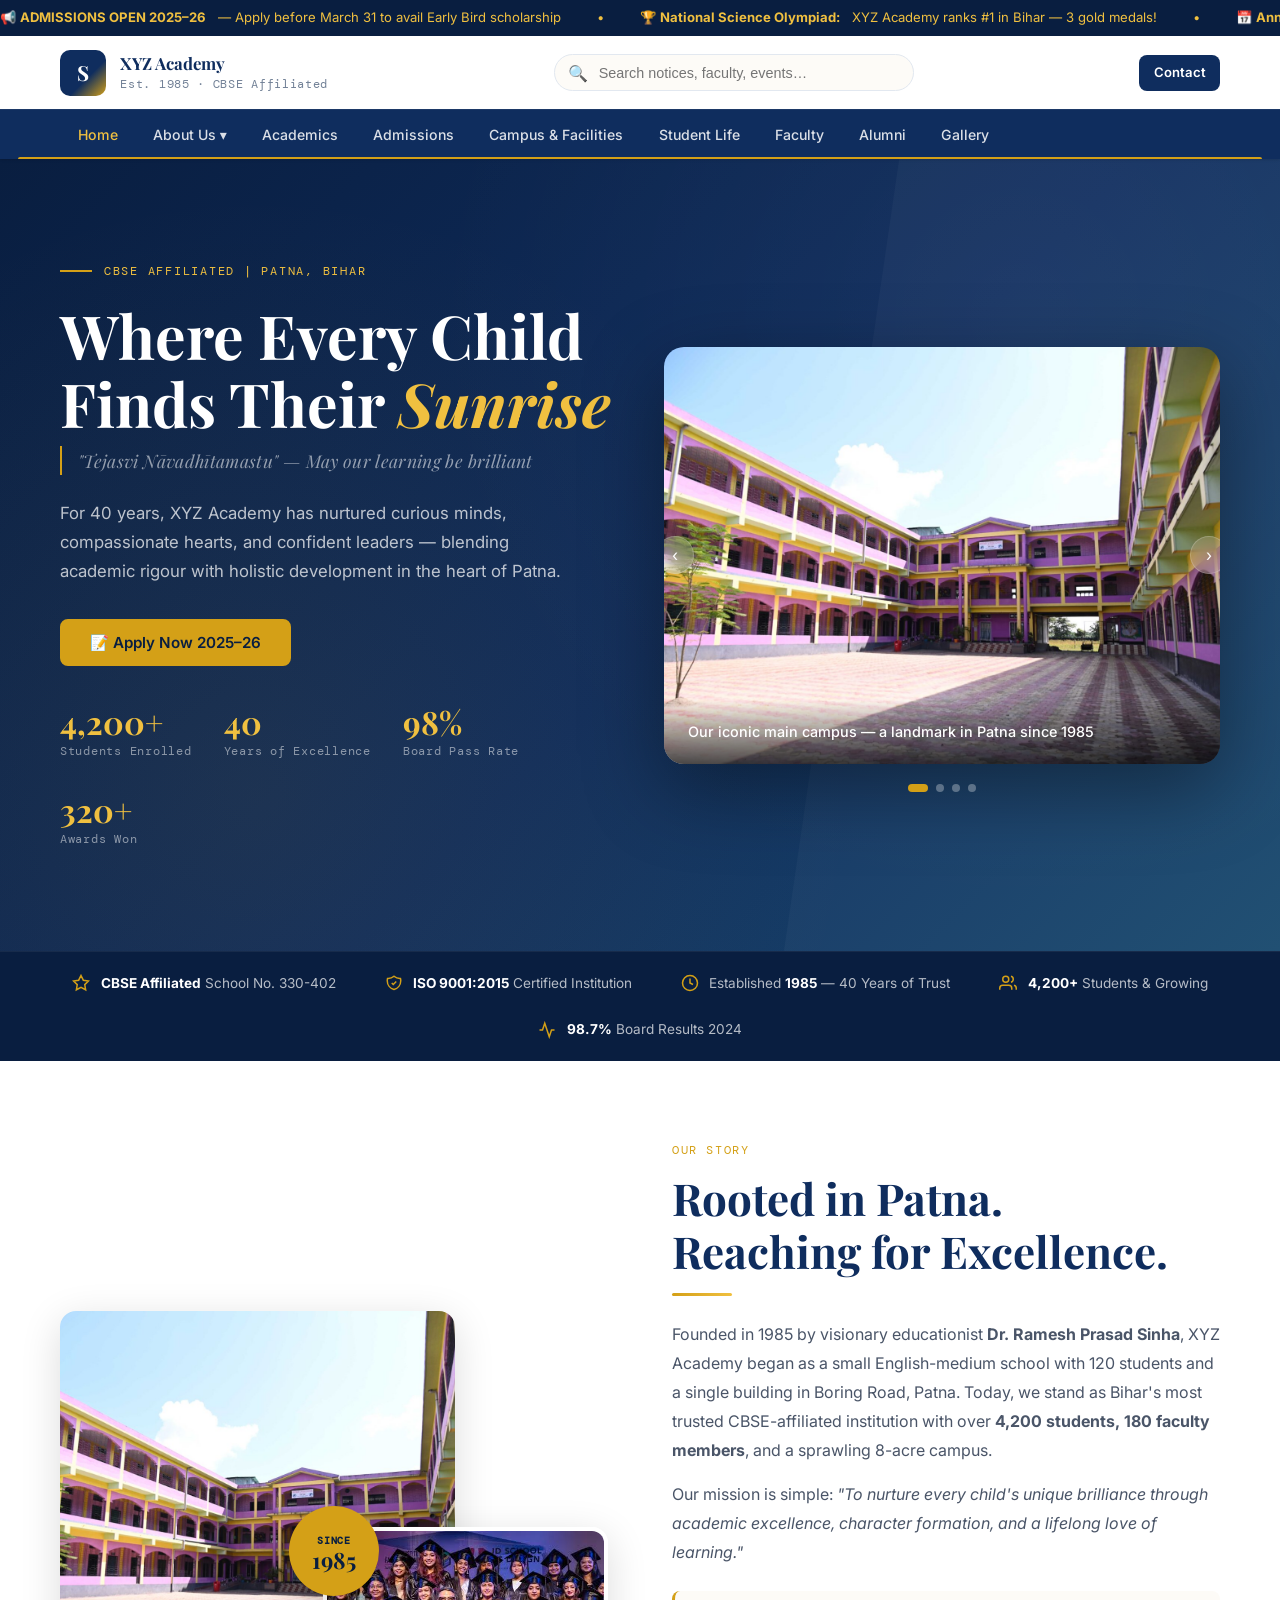
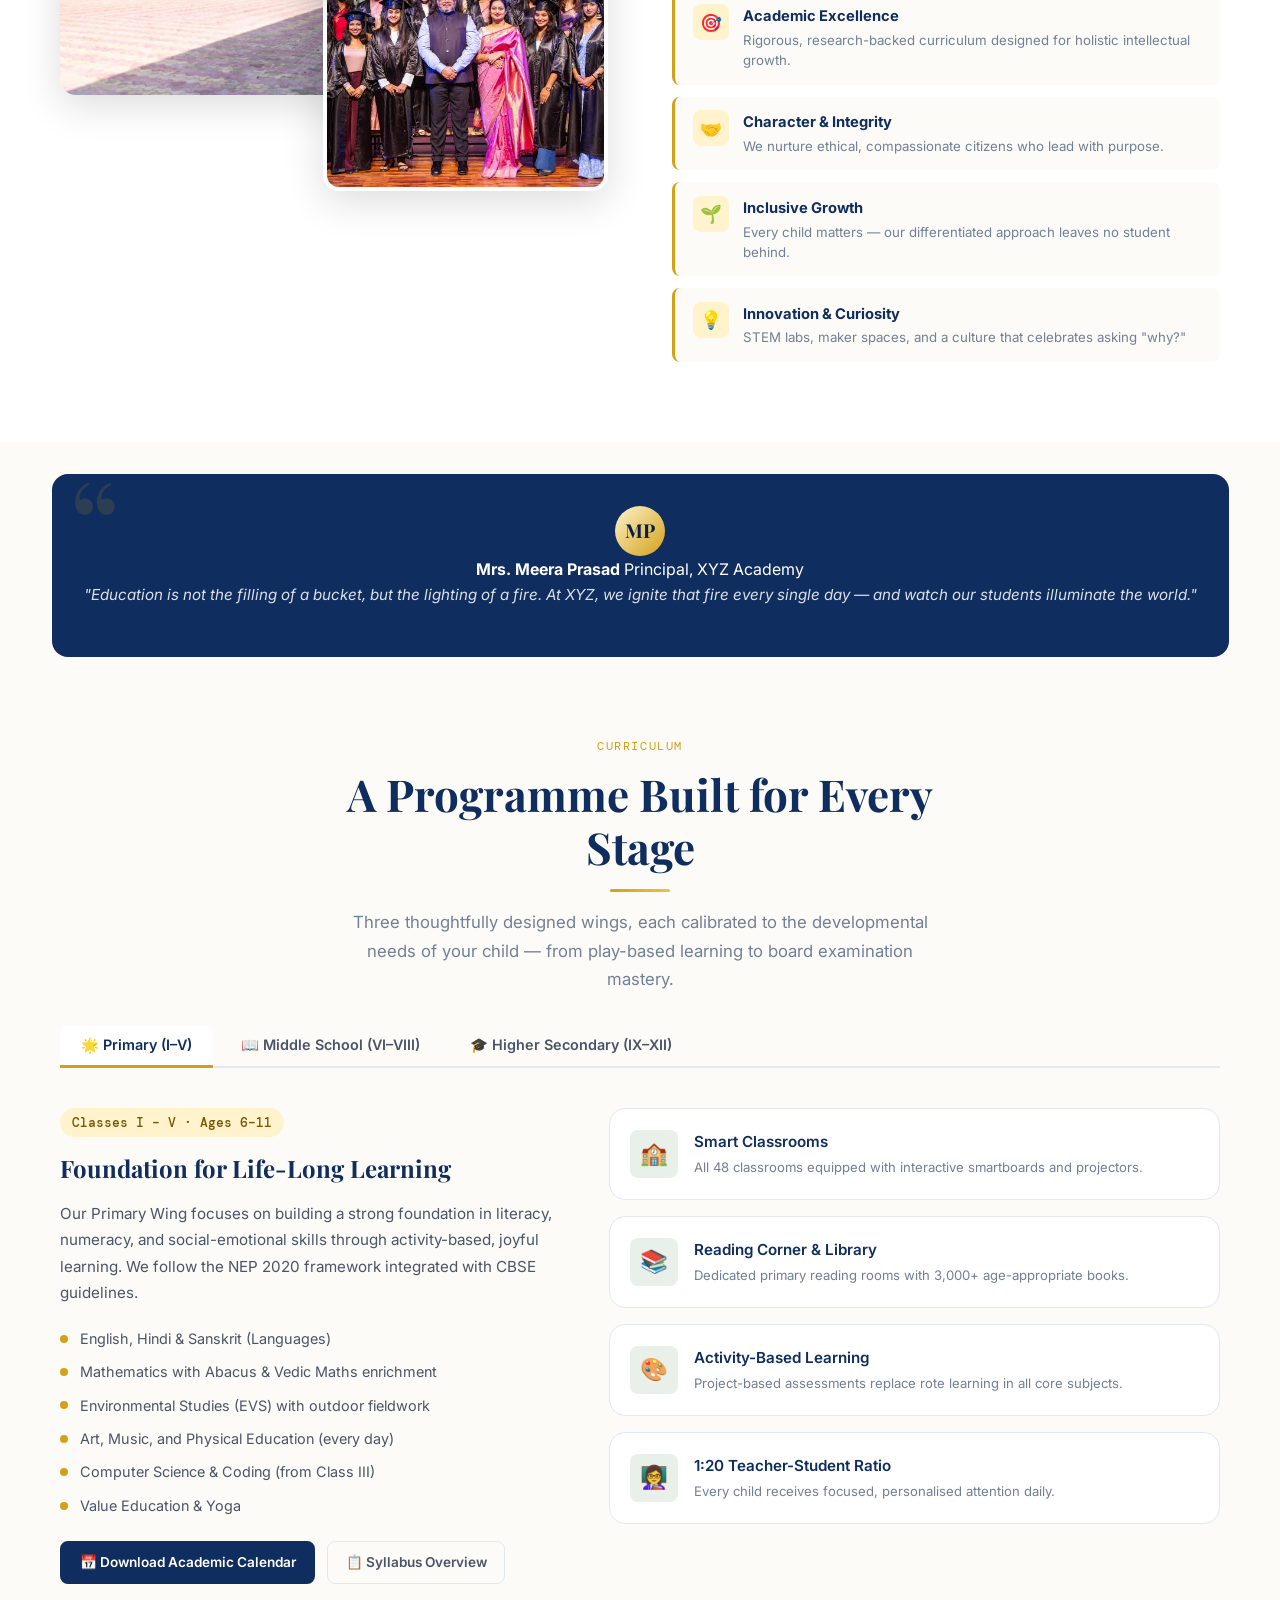
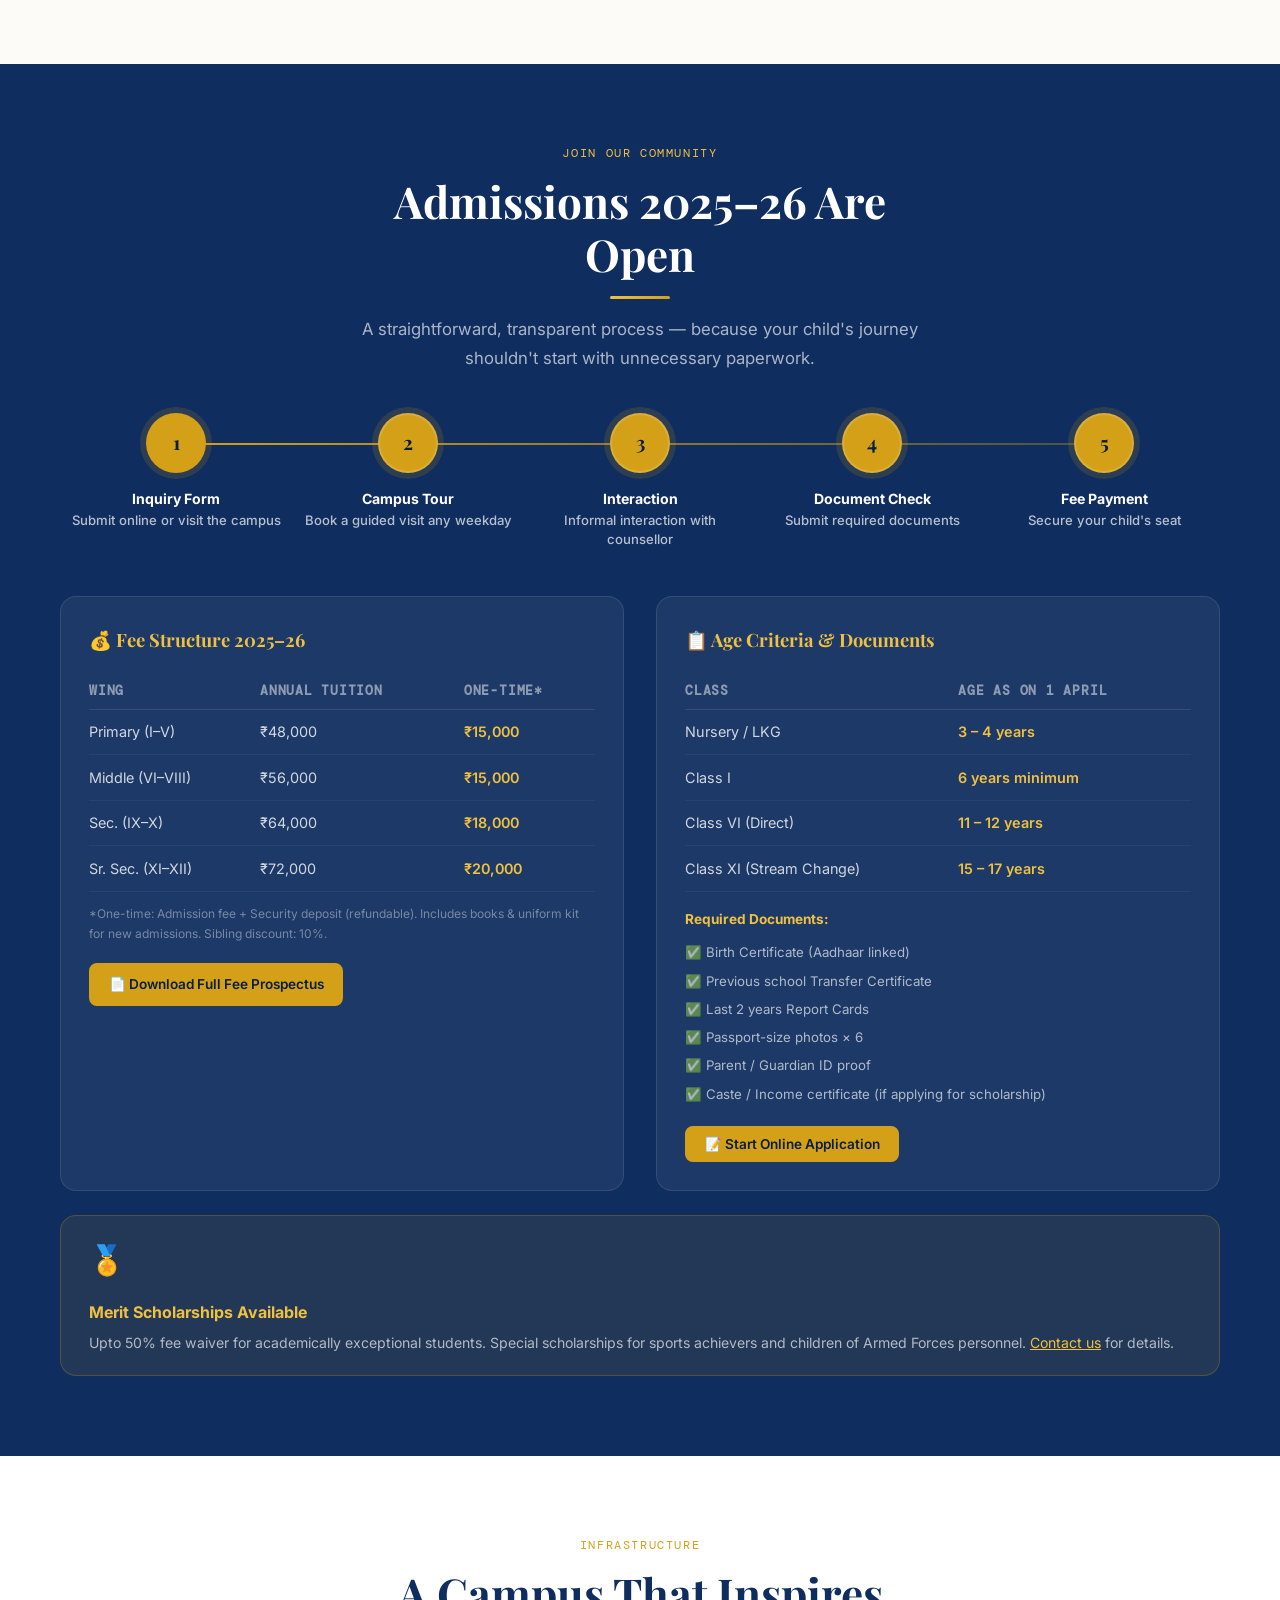
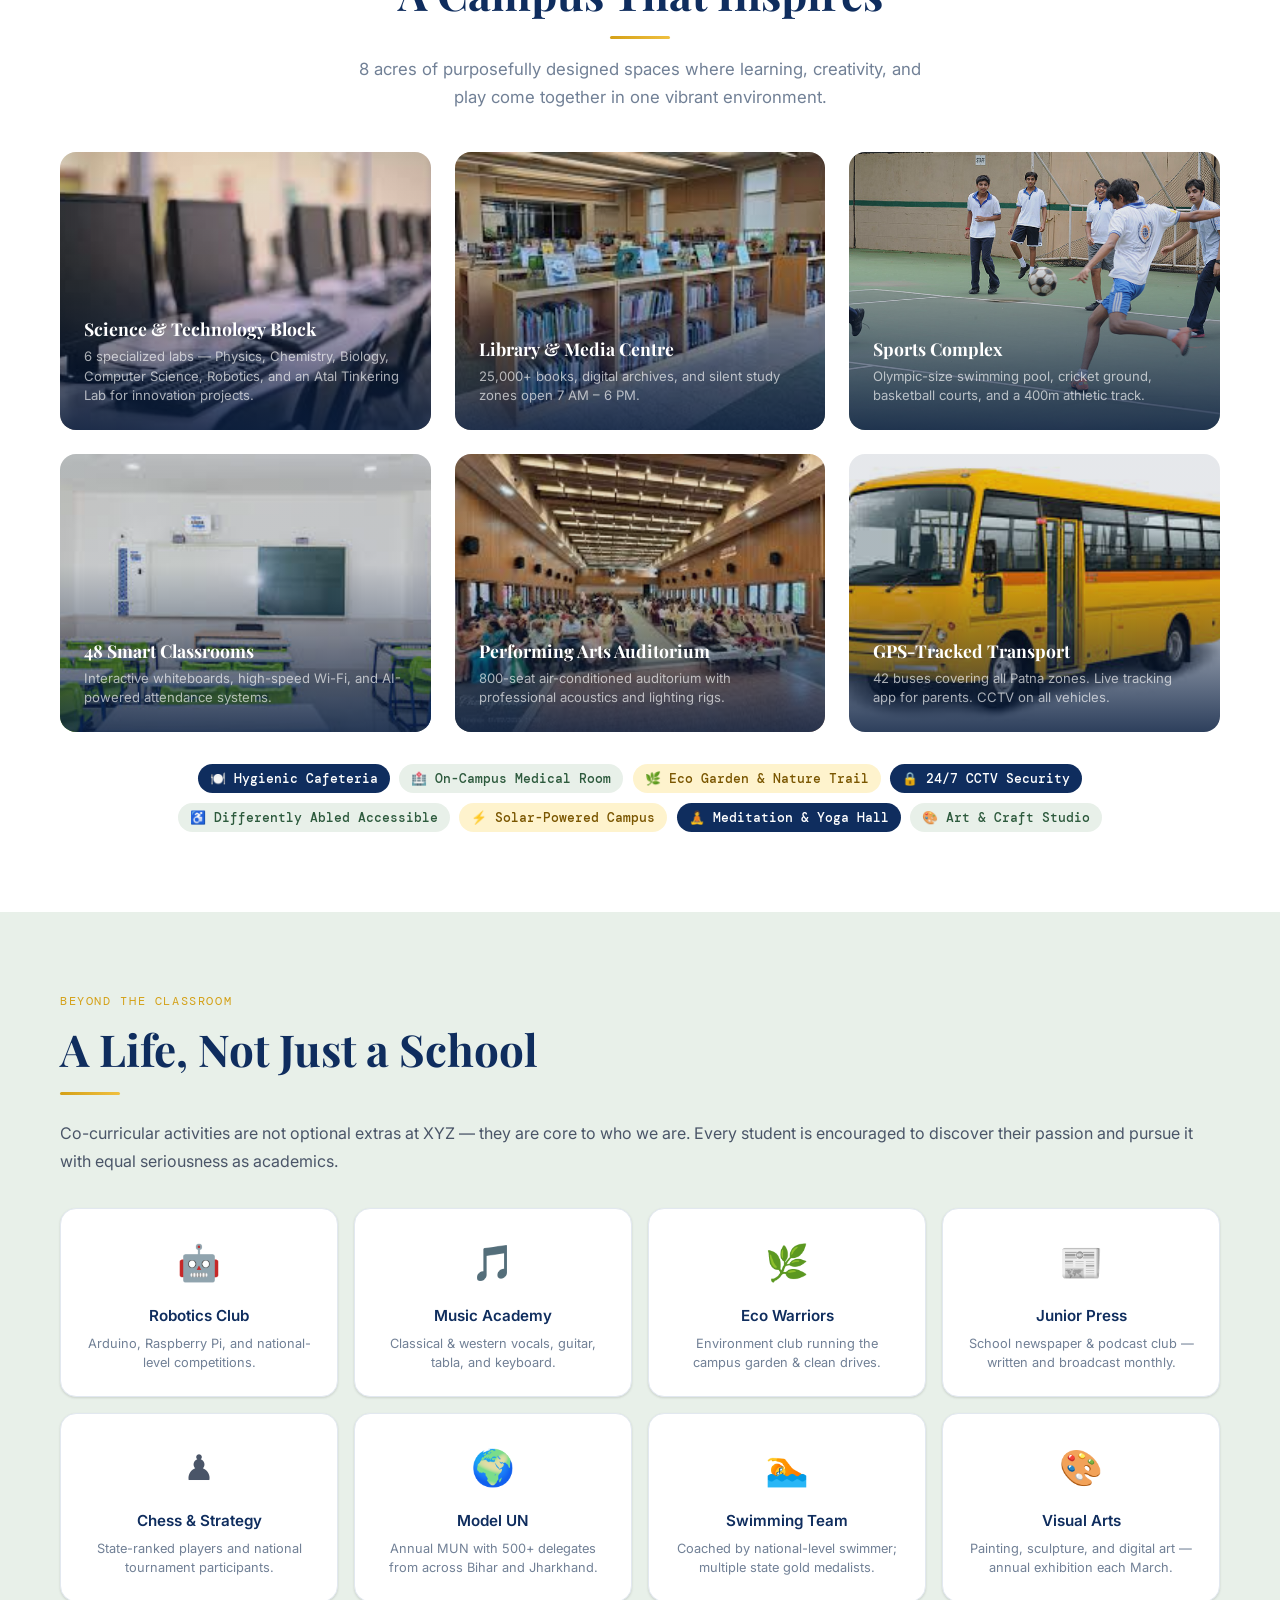
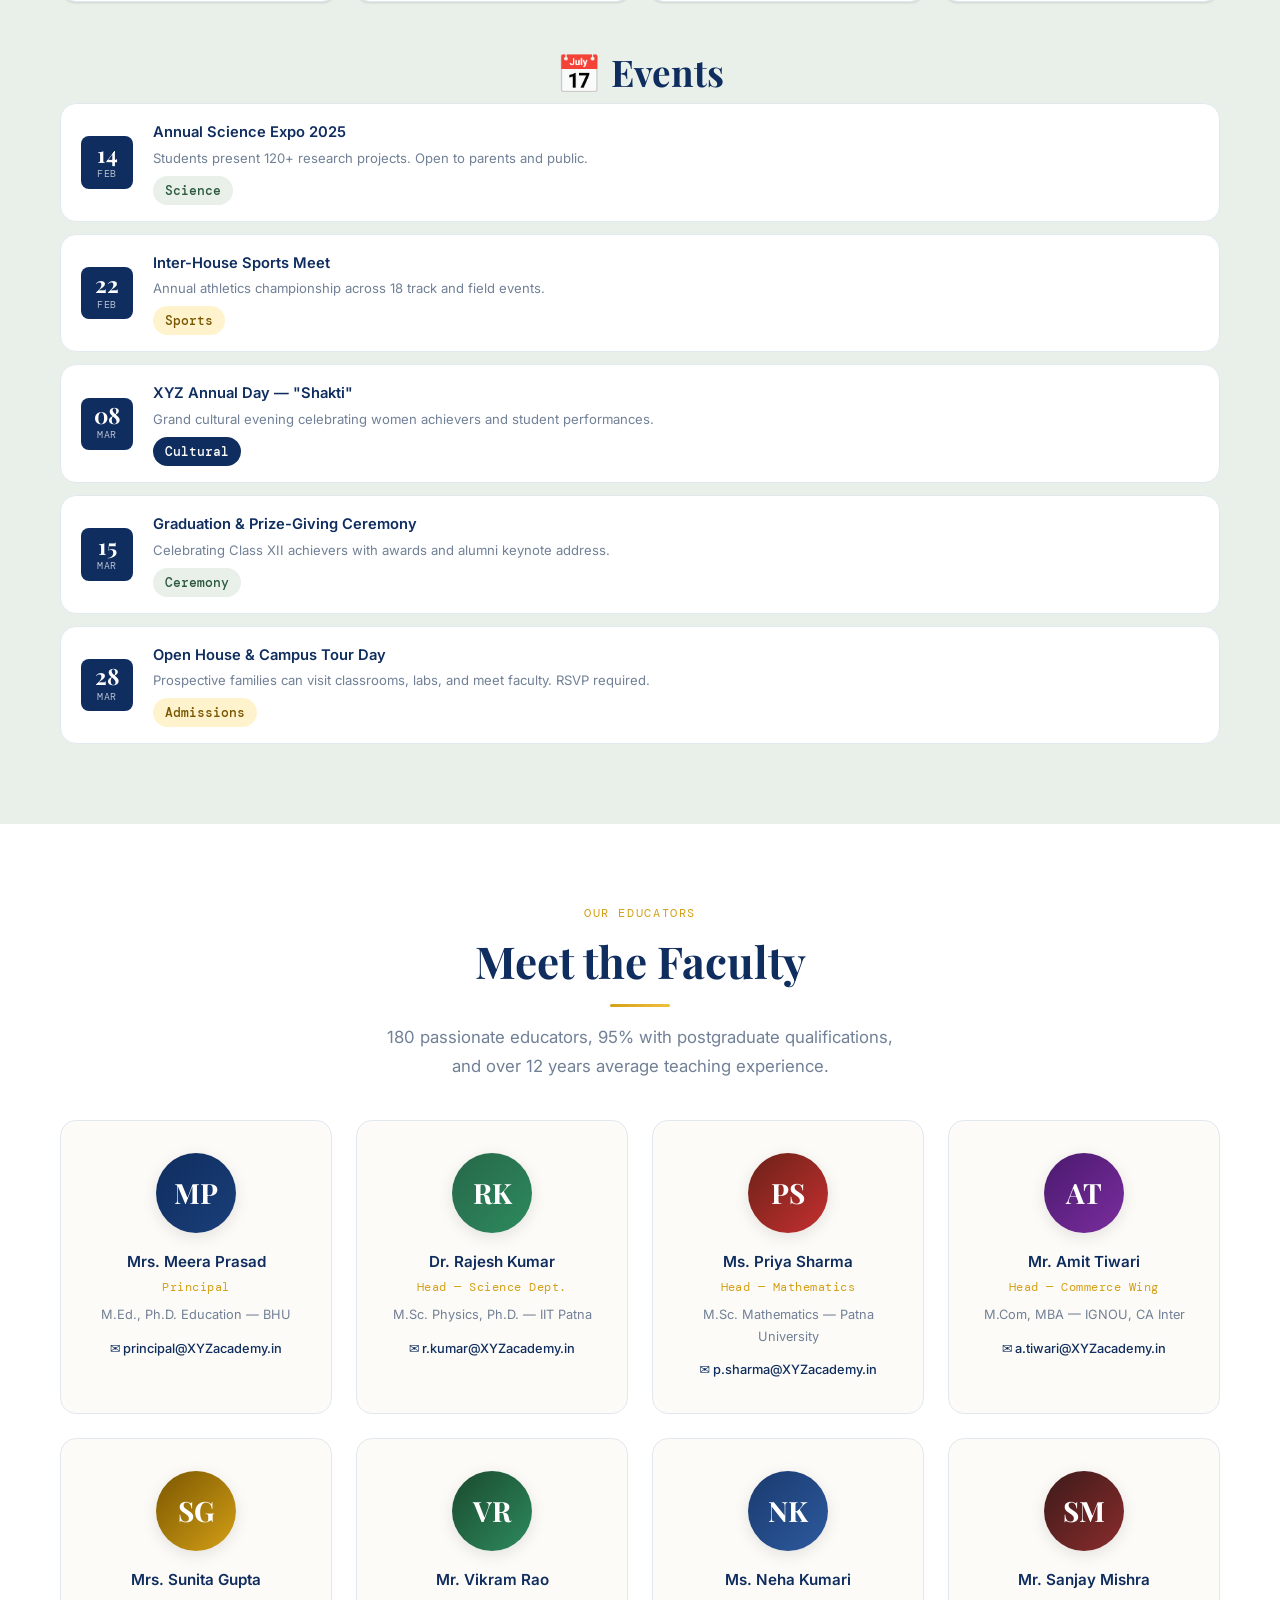
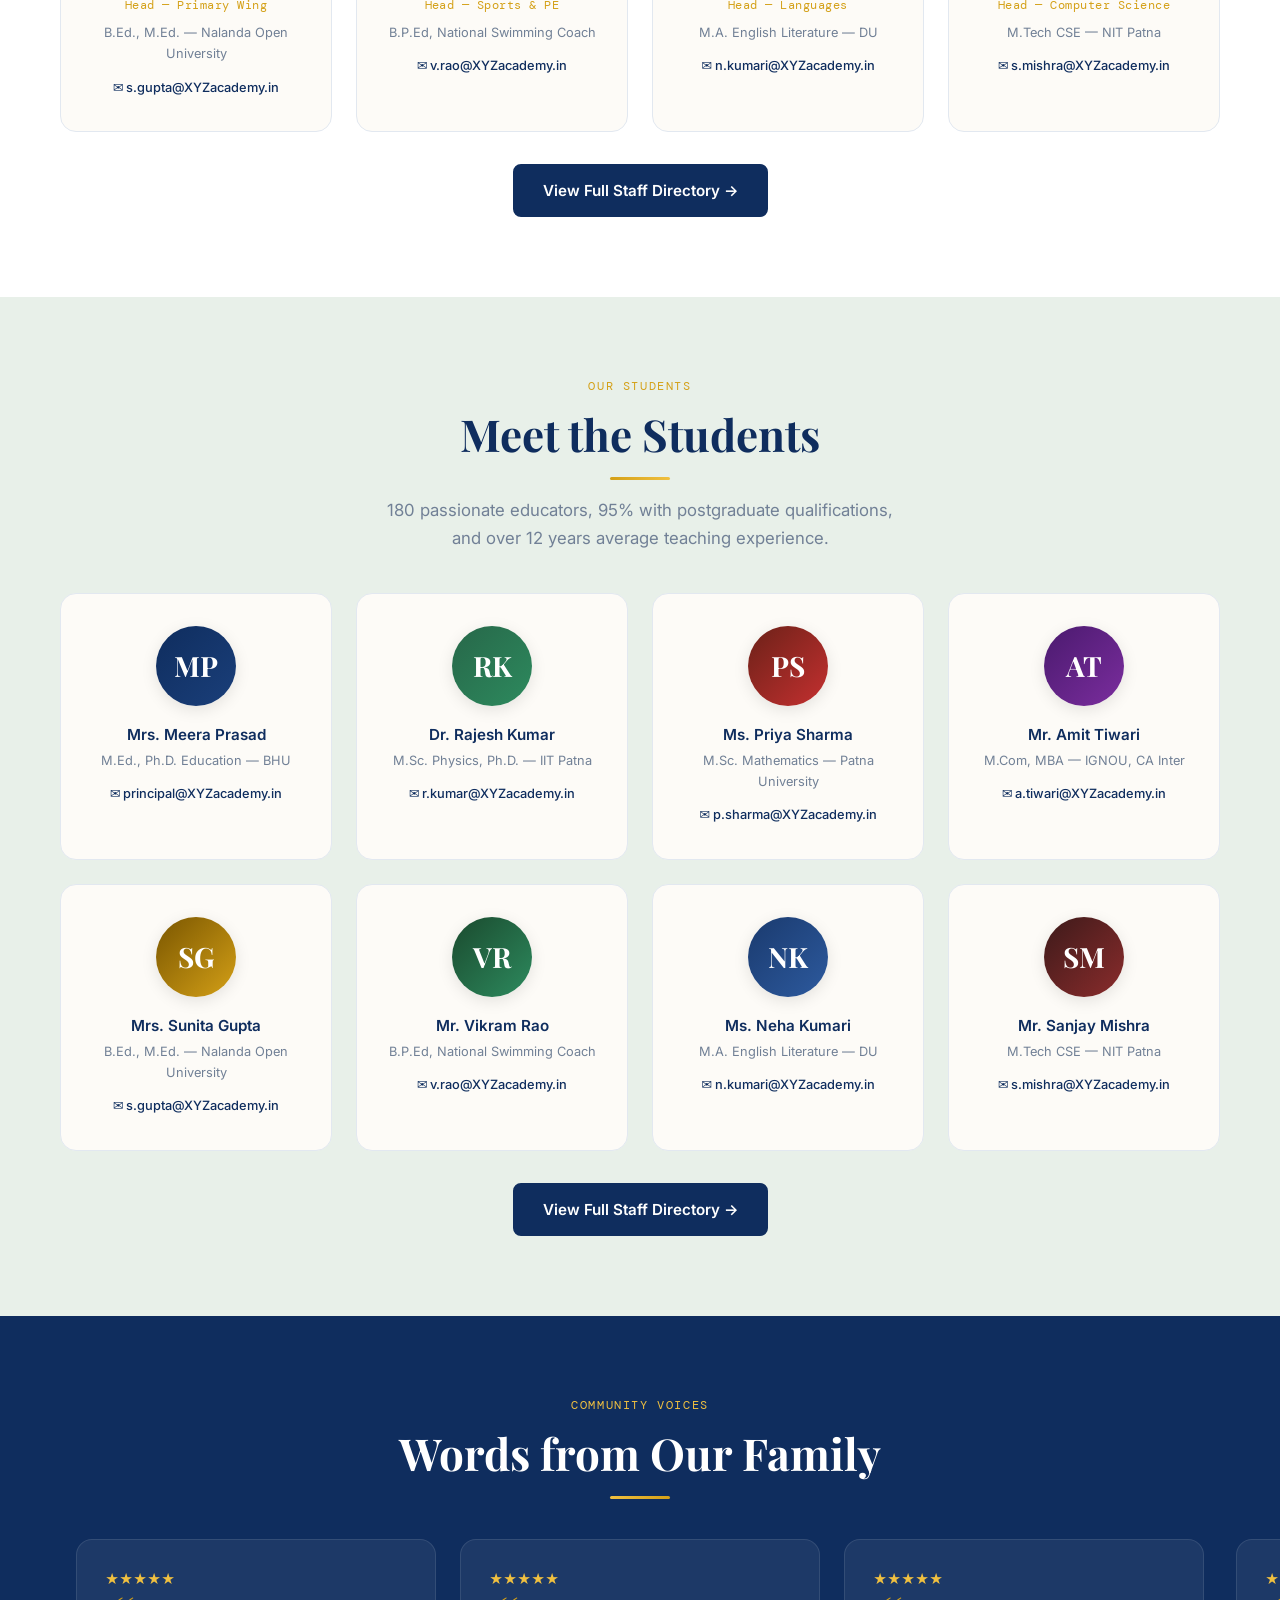
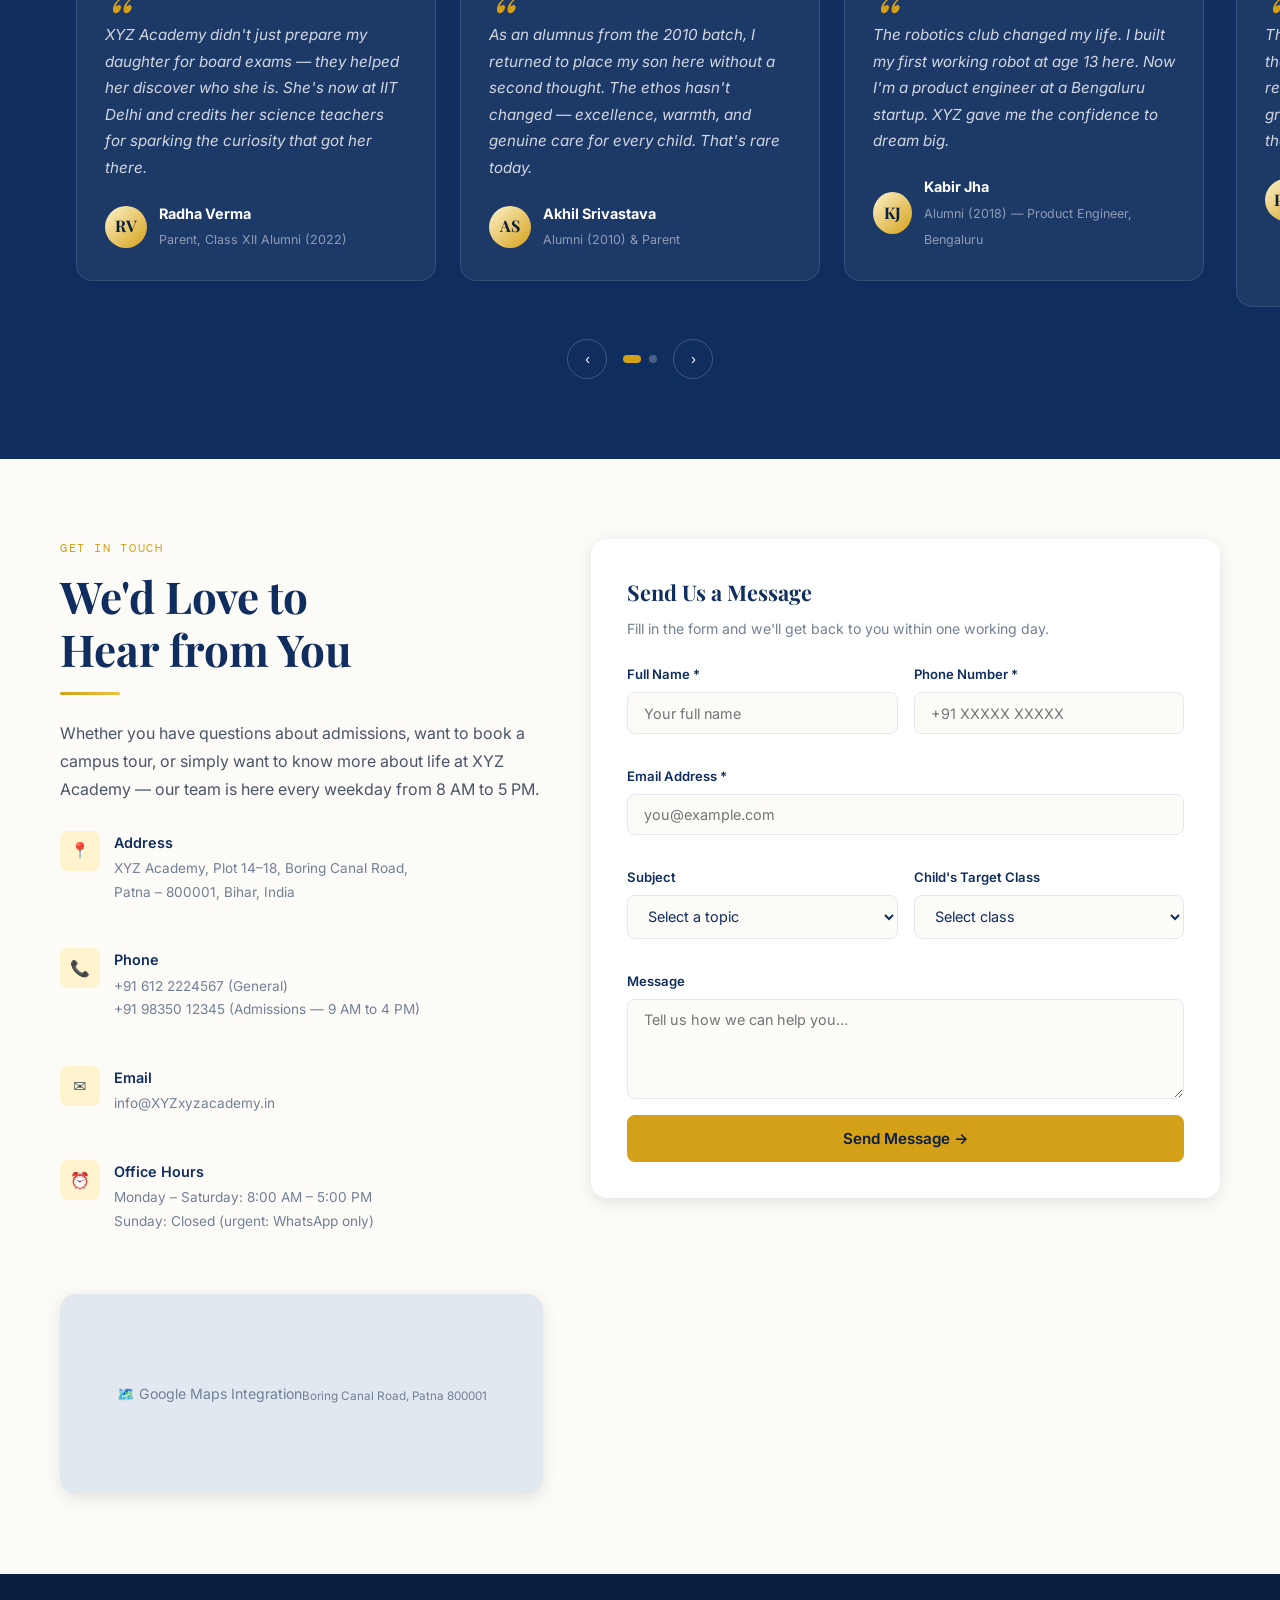
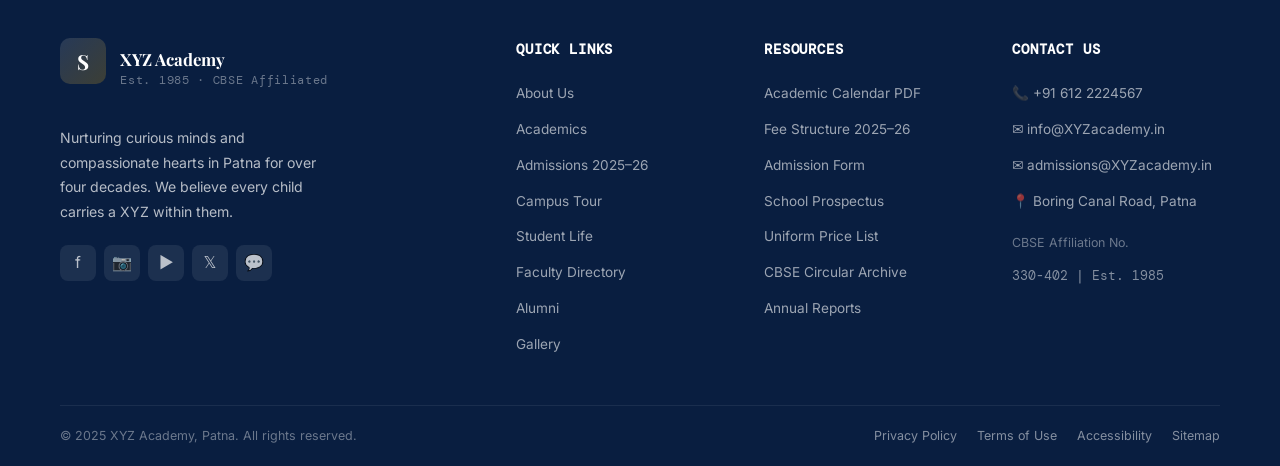
<file: index.html>
<!DOCTYPE html>
<html lang="en">

<head>
    <meta charset="UTF-8" />
    <meta name="viewport" content="width=device-width,initial-scale=1.0" />
    <meta name="description"
        content="XYZ Academy — Excellence in Education since 1985. Admissions open for 2025-26. Best school in Patna for holistic development, academics & co-curriculars." />
    <meta name="keywords" content="best school in Patna, CBSE school Patna, admission 2025, XYZ Academy" />
    <meta property="og:title" content="XYZ Academy | Excellence in Every Child" />
    <meta property="og:description"
        content="Nurturing minds, building futures. Admissions open for 2025-26 academic session." />
    <title>XYZ Academy | Excellence in Every Child</title>

    <!-- Fonts -->
    <link rel="preconnect" href="https://fonts.googleapis.com" />
    <link rel="preconnect" href="https://fonts.gstatic.com" crossorigin />
    <link
        href="https://fonts.googleapis.com/css2?family=Playfair+Display:ital,wght@0,600;0,700;1,600&family=Inter:wght@300;400;500;600;700&family=DM+Mono:wght@400;500&display=swap"
        rel="stylesheet" />
    <link rel="stylesheet" href="p1.css" />
</head>

<body>

    <!-- ═══════════════════════════════════════════
     ANNOUNCEMENT RIBBON
══════════════════════════════════════════════ -->
    <div id="announce-ribbon" role="marquee" aria-label="School announcements">
        <div class="inner" id="ticker-inner">
            <span>📢 <strong>ADMISSIONS OPEN 2025–26</strong> — Apply before March 31 to avail Early Bird
                scholarship</span>
            &nbsp;&nbsp;&nbsp;•&nbsp;&nbsp;&nbsp;
            <span>🏆 <strong>National Science Olympiad:</strong> XYZ Academy ranks #1 in Bihar — 3 gold
                medals!</span>
            &nbsp;&nbsp;&nbsp;•&nbsp;&nbsp;&nbsp;
            <span>📅 <strong>Annual Day 2025:</strong> Register for parent passes by Feb 28</span>
            &nbsp;&nbsp;&nbsp;•&nbsp;&nbsp;&nbsp;
            <span>📢 <strong>ADMISSIONS OPEN 2025–26</strong> — Apply before March 31 to avail Early Bird
                scholarship</span>
            &nbsp;&nbsp;&nbsp;•&nbsp;&nbsp;&nbsp;
            <span>🏆 <strong>National Science Olympiad:</strong> XYZ Academy ranks #1 in Bihar — 3 gold
                medals!</span>
            &nbsp;&nbsp;&nbsp;•&nbsp;&nbsp;&nbsp;
            <span>📅 <strong>Annual Day 2025:</strong> Register for parent passes by Feb 28</span>
            &nbsp;&nbsp;&nbsp;•&nbsp;&nbsp;&nbsp;
        </div>
    </div>

    <!-- ═══════════════════════════════════════════
     HEADER
══════════════════════════════════════════════ -->
    <header id="site-header" role="banner">
        <div class="container">
            <div class="header-inner">
                <!-- Logo -->
                <a href="#" class="logo" aria-label="XYZ Academy home">
                    <div class="logo-mark" aria-hidden="true">S</div>
                    <div class="logo-text">
                        <strong>XYZ Academy</strong>
                        <span>Est. 1985 · CBSE Affiliated</span>
                    </div>
                </a>

                <!-- Search -->
                <div class="header-search" role="search">
                    <span class="search-icon" aria-hidden="true">🔍</span>
                    <input type="search" placeholder="Search notices, faculty, events…" aria-label="Search the website"
                        id="site-search" />
                </div>

                <!-- Quick links + Hamburger -->
                <div style="display:flex;align-items:center;gap:.75rem">
                    <nav class="quick-links" aria-label="Quick access">
                        <!-- <a href="#portals">Parent Portal</a> -->
                        <!-- <a href="#portals">Student Portal</a> -->
                        <a href="#contact" class="btn-portal">Contact</a>
                    </nav>
                    <button class="hamburger" id="hamburger-btn" aria-expanded="false" aria-controls="mobile-nav"
                        aria-label="Toggle navigation">
                        <span></span><span></span><span></span>
                    </button>
                </div>
            </div>
        </div>

        <!-- Main Navigation -->
        <nav id="main-nav" aria-label="Main navigation">
            <div class="container">
                <ul class="nav-inner" role="list">
                    <li><a href="#hero" class="nav-link active">Home</a></li>
                    <li class="nav-item">
                        <a href="#about" class="nav-link">About Us ▾</a>
                        <div class="dropdown" role="menu">
                            <a href="#about" role="menuitem">Our History</a>
                            <a href="#about" role="menuitem">Mission & Vision</a>
                            <a href="#principal" role="menuitem">Principal's Message</a>
                            <a href="#about" role="menuitem">Core Values</a>
                        </div>
                    </li>
                    <li class="nav-item">
                        <a href="#academics" class="nav-link">Academics</a>
                        <!-- <div class="dropdown" role="menu">
                            <a href="#tab-primary" class="nav-link" role="menuitem">Primary Wing</a>
                            <a href="#tab-middle" class="nav-link" role="menuitem">Middle School</a>
                            <a href="#tab-higher" class="nav-link" role="menuitem">Higher Secondary</a>
                            <a href="#academics" class="nav-link" role="menuitem">Academic Calendar</a>
                        </div> -->
                    </li>
                    <li><a href="#admissions" class="nav-link">Admissions</a></li>
                    <li><a href="#facilities" class="nav-link">Campus & Facilities</a></li>
                    <li><a href="#student-life" class="nav-link">Student Life</a></li>
                    <!-- <li><a href="#notices" class="nav-link">Notice Board</a></li> -->
                    <li><a href="#faculty" class="nav-link">Faculty</a></li>
                    <li><a href="#Alumni" class="nav-link">Alumni</a></li>
                    <li><a href="#Gallery" class="nav-link">Gallery</a></li>
                    <!-- <li style="margin-left:auto">
                        <button onclick="openModal()" class="btn btn-primary btn-sm" style="margin:.4rem .5rem">Apply
                            Now →</button> -->
                    </li>
                </ul>
            </div>
        </nav>

        <!-- Mobile nav drawer -->
        <nav class="mobile-nav" id="mobile-nav" aria-label="Mobile navigation" aria-hidden="true">
            <a href="#hero">🏠 Home</a>
            <a href="#about">ℹ️ About Us</a>
            <a href="#academics">📚 Academics</a>
            <a href="#admissions">📝 Admissions</a>
            <a href="#facilities">🏛️ Campus & Facilities</a>
            <a href="#student-life">🎨 Student Life</a>
            <a href="#notices">📋 Notice Board</a>
            <a href="#faculty">👩‍🏫 Faculty</a>
            <a href="#contact">📞 Contact</a>
            <button onclick="openModal()" class="btn btn-primary" style="margin-top:.5rem;justify-content:center">Apply
                Now →</button>
        </nav>
    </header>

    <!-- ═══════════════════════════════════════════
     HERO SECTION
══════════════════════════════════════════════ -->
    <section id="hero" aria-labelledby="hero-title">
        <div class="hero-bg-pattern" aria-hidden="true"></div>
        <div class="hero-shape" aria-hidden="true"></div>
        <div class="container">
            <div class="hero-content">
                <div class="hero-left">
                    <div class="hero-eyebrow">
                        <div class="line" aria-hidden="true"></div>
                        <span>CBSE Affiliated | Patna, Bihar</span>
                    </div>

                    <h1 class="hero-title" id="hero-title">
                        Where Every Child<br />
                        Finds Their <em>Sunrise</em>
                    </h1>

                    <p class="hero-motto" aria-label="School motto">
                        "Tejasvi Nāvadhītamastu" — May our learning be brilliant
                    </p>

                    <p class="hero-desc">
                        For 40 years, XYZ Academy has nurtured curious minds, compassionate hearts, and confident
                        leaders — blending academic rigour with holistic development in the heart of Patna.
                    </p>

                    <div class="hero-ctas">
                        <button onclick="openModal()" class="btn btn-primary">
                            📝 Apply Now 2025–26
                        </button>
                        <!-- <a href="#about" class="btn btn-outline">
                            🏛️ Book Campus Tour
                        </a> -->
                    </div>

                    <div class="stats-ticker" role="list" aria-label="Key statistics">
                        <div class="stat-item" role="listitem">
                            <div class="stat-num" id="stat1">0</div>
                            <div class="stat-label">Students Enrolled</div>
                        </div>
                        <div class="stat-item" role="listitem">
                            <div class="stat-num" id="stat2">0</div>
                            <div class="stat-label">Years of Excellence</div>
                        </div>
                        <div class="stat-item" role="listitem">
                            <div class="stat-num" id="stat3">0%</div>
                            <div class="stat-label">Board Pass Rate</div>
                        </div>
                        <div class="stat-item" role="listitem">
                            <div class="stat-num" id="stat4">0+</div>
                            <div class="stat-label">Awards Won</div>
                        </div>
                    </div>
                </div>

                <!-- Image Carousel -->
                <div class="hero-right" aria-label="Campus photo carousel">
                    <div class="carousel-frame" id="hero-carousel">
                        <div class="carousel-slides" id="carousel-slides">
                            <!-- Slide 1 -->
                            <div class="carousel-slide">
                                <div class="slide-placeholder"
                                    style="background:linear-gradient(135deg,#1a4a6e 0%,#0F2D5E 100%)">
                                    <!-- <span style="font-size:4rem">🏫</span> -->
                                    <!-- <span>Main Campus Building</span> -->
                                    <img src="MPS_P1-1536x1022.jpg"
                                        style="object-fit: cover; width: 100%; height: 100%; " alt="">
                                </div>
                                <div class="slide-caption" style="z-index: 100px;">Our iconic main campus — a landmark
                                    in Patna since 1985</div>
                            </div>
                            <!-- Slide 2 -->
                            <div class="carousel-slide">
                                <div class="slide-placeholder"
                                    style="background:linear-gradient(135deg,#276749 0%,#2d5a3d 100%)">
                                    <!-- <span style="font-size:4rem">🔬</span>
                                    <span>State-of-the-Art Science Labs</span> -->

                                    <img src="g-h-raisoni-university-saikheda-349515.webp"
                                        style="object-fit: cover; width: 100%; height: 100%;" alt="">
                                </div>
                                <div class=" slide-caption" style="z-index: 100px">Modern laboratories equipped with
                                    latest instruments
                                </div>
                            </div>
                            <!-- Slide 3 -->
                            <div class="carousel-slide">
                                <div class="slide-placeholder"
                                    style="background:linear-gradient(135deg,#7a5600 0%,#D4A017 100%)">
                                    <!-- <span style="font-size:4rem">🏆</span>
                                    <span>National Award Winners</span> -->
                                    <img src="images.jpeg" style="object-fit: cover; width: 100%; height: 100%;" alt="">

                                </div>
                                <div class="slide-caption" style="z-index: 100px">Our students shine at state and national competitions</div>
                            </div>
                            <!-- Slide 4 -->
                            <div class="carousel-slide">
                                <div class="slide-placeholder"
                                    style="background:linear-gradient(135deg,#4a1a6e 0%,#7b2d9e 100%)">
                                    <!-- <span style="font-size:4rem">🎭</span>
                                    <span>Cultural & Arts Programs</span> -->
                                    <img src="images (1).jpeg" style="object-fit: cover; width: 100%; height: 100%;" alt="">
                                </div>
                                <div class="slide-caption" style="z-index: 100px" >Annual cultural festivals celebrating creativity</div>
                            </div>
                        </div>
                        <div class="carousel-nav" aria-label="Carousel navigation">
                            <button class="carousel-btn" id="carousel-prev" aria-label="Previous slide">‹</button>
                            <button class="carousel-btn" id="carousel-next" aria-label="Next slide">›</button>
                        </div>
                    </div>
                    <div class="carousel-dots" role="tablist" id="carousel-dots"></div>
                </div>
            </div>
        </div>
    </section>

    <!-- Trust Bar -->
    <div id="trust-bar" role="complementary" aria-label="Accreditations">
        <div class="container">
            <div class="trust-bar-inner">
                <div class="trust-item">
                    <svg width="18" height="18" viewBox="0 0 24 24" fill="none" stroke="currentColor" stroke-width="2"
                        aria-hidden="true">
                        <path
                            d="M12 2l3.09 6.26L22 9.27l-5 4.87 1.18 6.88L12 17.77l-6.18 3.25L7 14.14 2 9.27l6.91-1.01L12 2z" />
                    </svg>
                    <span><strong>CBSE Affiliated</strong> School No. 330-402</span>
                </div>
                <div class="trust-item">
                    <svg width="18" height="18" viewBox="0 0 24 24" fill="none" stroke="currentColor" stroke-width="2"
                        aria-hidden="true">
                        <path
                            d="M9 12l2 2 4-4m5.618-4.016A11.955 11.955 0 0112 2.944a11.955 11.955 0 01-8.618 3.04A12.02 12.02 0 003 9c0 5.591 3.824 10.29 9 11.622 5.176-1.332 9-6.03 9-11.622 0-1.042-.133-2.052-.382-3.016z" />
                    </svg>
                    <span><strong>ISO 9001:2015</strong> Certified Institution</span>
                </div>
                <div class="trust-item">
                    <svg width="18" height="18" viewBox="0 0 24 24" fill="none" stroke="currentColor" stroke-width="2"
                        aria-hidden="true">
                        <circle cx="12" cy="12" r="10" />
                        <polyline points="12 6 12 12 16 14" />
                    </svg>
                    <span>Established <strong>1985</strong> — 40 Years of Trust</span>
                </div>
                <div class="trust-item">
                    <svg width="18" height="18" viewBox="0 0 24 24" fill="none" stroke="currentColor" stroke-width="2"
                        aria-hidden="true">
                        <path d="M17 21v-2a4 4 0 00-4-4H5a4 4 0 00-4 4v2" />
                        <circle cx="9" cy="7" r="4" />
                        <path d="M23 21v-2a4 4 0 00-3-3.87" />
                        <path d="M16 3.13a4 4 0 010 7.75" />
                    </svg>
                    <span><strong>4,200+</strong> Students & Growing</span>
                </div>
                <div class="trust-item">
                    <svg width="18" height="18" viewBox="0 0 24 24" fill="none" stroke="currentColor" stroke-width="2"
                        aria-hidden="true">
                        <polyline points="22 12 18 12 15 21 9 3 6 12 2 12" />
                    </svg>
                    <span><strong>98.7%</strong> Board Results 2024</span>
                </div>
            </div>
        </div>
    </div>

    <!-- ═══════════════════════════════════════════
     ABOUT US
══════════════════════════════════════════════ -->
    <section id="about" aria-labelledby="about-title" style="padding:5rem 0;background:var(--white)">
        <div class="container">
            <div class="about-grid">
                <!-- Image stack -->
                <div class="about-img-stack" aria-hidden="true">
                    <div class="about-img-main">
                        <div class="img-placeholder"
                            style="background:linear-gradient(135deg,var(--navy-deep),var(--navy-light))">
                            <!-- <span style="font-size:4rem">🏫</span> -->
                            <!-- <span>Historical Campus Photo</span> -->
                             <img src="MPS_P1-1536x1022.jpg" style="object-fit: cover; width: 100%; height: 100%;" alt="">
                        </div>
                    </div>
                    <div class="about-img-accent">
                        <div class="img-placeholder" style="background:linear-gradient(135deg,var(--gold),#7a5600)">
                            <!-- <span style="font-size:2.5rem">🎓</span>
                            <span>Graduation Day</span> -->
                            <img src="images (2).jpeg" style="object-fit: cover; width: 100%; height: 100%;" alt="">
                        </div>
                    </div>
                    <div class="founded-badge">
                        <small>SINCE</small>
                        <big>1985</big>
                    </div>
                </div>

                <!-- Content -->
                <div class="about-content">
                    <span class="section-label">Our Story</span>
                    <h2 class="section-title" id="about-title">Rooted in Patna.<br />Reaching for Excellence.</h2>
                    <div class="divider" aria-hidden="true"></div>
                    <p style="color:var(--slate);line-height:1.8;margin-bottom:1rem">
                        Founded in 1985 by visionary educationist <strong>Dr. Ramesh Prasad Sinha</strong>, XYZ
                        Academy began as a small English-medium school with 120 students and a single building in Boring
                        Road, Patna. Today, we stand as Bihar's most trusted CBSE-affiliated institution with over
                        <strong>4,200 students, 180 faculty members</strong>, and a sprawling 8-acre campus.
                    </p>
                    <p style="color:var(--slate);line-height:1.8;margin-bottom:1.5rem">
                        Our mission is simple: <em>"To nurture every child's unique brilliance through academic
                            excellence, character formation, and a lifelong love of learning."</em>
                    </p>

                    <div class="values-list" role="list" aria-label="Core values">
                        <div class="value-item" role="listitem">
                            <div class="value-icon" aria-hidden="true">🎯</div>
                            <div class="value-text">
                                <strong>Academic Excellence</strong>
                                <p>Rigorous, research-backed curriculum designed for holistic intellectual growth.</p>
                            </div>
                        </div>
                        <div class="value-item" role="listitem">
                            <div class="value-icon" aria-hidden="true">🤝</div>
                            <div class="value-text">
                                <strong>Character & Integrity</strong>
                                <p>We nurture ethical, compassionate citizens who lead with purpose.</p>
                            </div>
                        </div>
                        <div class="value-item" role="listitem">
                            <div class="value-icon" aria-hidden="true">🌱</div>
                            <div class="value-text">
                                <strong>Inclusive Growth</strong>
                                <p>Every child matters — our differentiated approach leaves no student behind.</p>
                            </div>
                        </div>
                        <div class="value-item" role="listitem">
                            <div class="value-icon" aria-hidden="true">💡</div>
                            <div class="value-text">
                                <strong>Innovation & Curiosity</strong>
                                <p>STEM labs, maker spaces, and a culture that celebrates asking "why?"</p>
                            </div>
                        </div>
                    </div>
                </div>
            </div>
        </div>
    </section>
    

    <section>

        <!-- Principal Message -->
        <div class="principal-card" id="principal" aria-labelledby="principal-name">
            <div class="principal-avatar"  aria-hidden="true">MP</div>
            <div>
                <strong id="principal-name">Mrs. Meera Prasad</strong>
                <span>Principal, XYZ Academy</span>
            </div>
            <p>"Education is not the filling of a bucket, but the lighting of a fire. At XYZ, we ignite
                that fire every single day — and watch our students illuminate the world."</p>
                <div class="principal-info">
                </div>
            </div>
        </section>

    <!-- ═══════════════════════════════════════════
     ACADEMICS
══════════════════════════════════════════════ -->
    <section id="academics" aria-labelledby="academics-title">
        <div class="container">
            <div style="text-align:center;max-width:600px;margin:0 auto 2rem">
                <span class="section-label">Curriculum</span>
                <h2 class="section-title" id="academics-title">A Programme Built for Every Stage</h2>
                <div class="divider" aria-hidden="true" style="margin:0 auto 1rem"></div>
                <p class="section-subtitle" style="margin:0 auto">Three thoughtfully designed wings, each calibrated to
                    the developmental needs of your child — from play-based learning to board examination mastery.</p>
            </div>

            <!-- Wing Tabs -->
            <div class="wings-tabs" role="tablist" aria-label="Academic wings">
                <button class="wing-tab active" role="tab" aria-selected="true" aria-controls="wing-primary"
                    id="tab-primary" onclick="switchWing(this,'wing-primary')">🌟 Primary (I–V)</button>
                <button class="wing-tab" role="tab" aria-selected="false" aria-controls="wing-middle" id="tab-middle"
                    onclick="switchWing(this,'wing-middle')">📖 Middle School (VI–VIII)</button>
                <button class="wing-tab" role="tab" aria-selected="false" aria-controls="wing-higher" id="tab-higher"
                    onclick="switchWing(this,'wing-higher')">🎓 Higher Secondary (IX–XII)</button>
            </div>

            <!-- Primary Wing -->
            <div class="wing-panel active" id="wing-primary" role="tabpanel" aria-labelledby="tab-primary">
                <div class="wing-info">
                    <span class="tag tag--gold" style="margin-bottom:.75rem">Classes I – V · Ages 6–11</span>
                    <h3>Foundation for Life-Long Learning</h3>
                    <p>Our Primary Wing focuses on building a strong foundation in literacy, numeracy, and
                        social-emotional skills through activity-based, joyful learning. We follow the NEP 2020
                        framework integrated with CBSE guidelines.</p>
                    <div class="curriculum-items" role="list" aria-label="Subjects offered">
                        <div class="curriculum-item" role="listitem">English, Hindi & Sanskrit (Languages)</div>
                        <div class="curriculum-item" role="listitem">Mathematics with Abacus & Vedic Maths enrichment
                        </div>
                        <div class="curriculum-item" role="listitem">Environmental Studies (EVS) with outdoor fieldwork
                        </div>
                        <div class="curriculum-item" role="listitem">Art, Music, and Physical Education (every day)
                        </div>
                        <div class="curriculum-item" role="listitem">Computer Science & Coding (from Class III)</div>
                        <div class="curriculum-item" role="listitem">Value Education & Yoga</div>
                    </div>
                    <div style="display:flex;flex-wrap:wrap;gap:.75rem">
                        <a href="CBSE-Fee-Structure-2025-26.pdf" class="btn btn-navy btn-sm">📅 Download Academic Calendar</a>
                        <a href="CBSE_Parenting_Calendar-2026-2027_29042026.pdf" class="btn btn-sm" style="border:1.5px solid var(--border);color:var(--slate)">📋
                            Syllabus Overview</a>
                    </div>
                </div>
                <div class="academics-cards">
                    <div class="academic-card">
                        <div class="academic-card-icon">🏫</div>
                        <div>
                            <h4>Smart Classrooms</h4>
                            <p>All 48 classrooms equipped with interactive smartboards and projectors.</p>
                        </div>
                    </div>
                    <div class="academic-card">
                        <div class="academic-card-icon">📚</div>
                        <div>
                            <h4>Reading Corner & Library</h4>
                            <p>Dedicated primary reading rooms with 3,000+ age-appropriate books.</p>
                        </div>
                    </div>
                    <div class="academic-card">
                        <div class="academic-card-icon">🎨</div>
                        <div>
                            <h4>Activity-Based Learning</h4>
                            <p>Project-based assessments replace rote learning in all core subjects.</p>
                        </div>
                    </div>
                    <div class="academic-card">
                        <div class="academic-card-icon">👩‍🏫</div>
                        <div>
                            <h4>1:20 Teacher-Student Ratio</h4>
                            <p>Every child receives focused, personalised attention daily.</p>
                        </div>
                    </div>
                </div>
            </div>

            <!-- Middle School Wing -->
            <div class="wing-panel" id="wing-middle" role="tabpanel" aria-labelledby="tab-middle">
                <div class="wing-info">
                    <span class="tag tag--navy" style="margin-bottom:.75rem">Classes VI – VIII · Ages 11–14</span>
                    <h3>Deepening Knowledge, Building Character</h3>
                    <p>Middle School bridges curiosity and rigour. Students explore specialized subjects, begin
                        skill-based electives, and take on leadership responsibilities through student councils and
                        clubs.</p>
                    <div class="curriculum-items" role="list">
                        <div class="curriculum-item" role="listitem">Science (Physics, Chemistry, Biology —
                            lab-integrated)</div>
                        <div class="curriculum-item" role="listitem">Mathematics & Statistics</div>
                        <div class="curriculum-item" role="listitem">Social Science (History, Geography, Civics)</div>
                        <div class="curriculum-item" role="listitem">Three languages (English, Hindi, Sanskrit/French)
                        </div>
                        <div class="curriculum-item" role="listitem">Informatics Practices & AI Foundations</div>
                        <div class="curriculum-item" role="listitem">Electives: Robotics, Public Speaking, Fine Arts
                        </div>
                    </div>
                    <div style="display:flex;flex-wrap:wrap;gap:.75rem">
                        <a href="#" class="btn btn-navy btn-sm">📅 Download Academic Calendar</a>
                        <a href="#" class="btn btn-sm" style="border:1.5px solid var(--border);color:var(--slate)">📋
                            Syllabus Overview</a>
                    </div>
                </div>
                <div class="academics-cards">
                    <div class="academic-card">
                        <div class="academic-card-icon">🔬</div>
                        <div>
                            <h4>Integrated Science Labs</h4>
                            <p>Hands-on experiments in dedicated Physics, Chemistry & Biology labs.</p>
                        </div>
                    </div>
                    <div class="academic-card">
                        <div class="academic-card-icon">🌍</div>
                        <div>
                            <h4>Model UN & Debate</h4>
                            <p>Annual MUN conference develops global awareness and communication.</p>
                        </div>
                    </div>
                    <div class="academic-card">
                        <div class="academic-card-icon">💻</div>
                        <div>
                            <h4>Coding & AI Lab</h4>
                            <p>Python, Scratch, and AI basics — preparing students for the digital age.</p>
                        </div>
                    </div>
                    <div class="academic-card">
                        <div class="academic-card-icon">📊</div>
                        <div>
                            <h4>Continuous Assessment</h4>
                            <p>Portfolio-based evaluation alongside periodic tests — zero exam pressure.</p>
                        </div>
                    </div>
                </div>
            </div>

            <!-- Higher Secondary Wing -->
            <div class="wing-panel" id="wing-higher" role="tabpanel" aria-labelledby="tab-higher">
                <div class="wing-info">
                    <span class="tag tag--sage" style="margin-bottom:.75rem">Classes IX – XII · Ages 14–18</span>
                    <h3>Board Mastery & Career Readiness</h3>
                    <p>Our Higher Secondary wing offers Science, Commerce, and Humanities streams with dedicated
                        counselling, mock board series, and university application support guiding students to their
                        dream colleges.</p>
                    <div class="curriculum-items" role="list">
                        <div class="curriculum-item" role="listitem">Science Stream: PCM / PCB / PCMB</div>
                        <div class="curriculum-item" role="listitem">Commerce Stream: Accountancy, Economics, Business
                            Studies</div>
                        <div class="curriculum-item" role="listitem">Humanities: History, Political Science, Psychology,
                            Fine Arts</div>
                        <div class="curriculum-item" role="listitem">JEE/NEET/CLAT Foundation batches (after school)
                        </div>
                        <div class="curriculum-item" role="listitem">Career Counselling & University Guidance Cell</div>
                        <div class="curriculum-item" role="listitem">Internship Programme with partner companies</div>
                    </div>
                    <div style="display:flex;flex-wrap:wrap;gap:.75rem">
                        <a href="#" class="btn btn-navy btn-sm">📅 Download Academic Calendar</a>
                        <a href="#" class="btn btn-sm" style="border:1.5px solid var(--border);color:var(--slate)">📋
                            Syllabus Overview</a>
                    </div>
                </div>
                <div class="academics-cards">
                    <div class="academic-card">
                        <div class="academic-card-icon">🏅</div>
                        <div>
                            <h4>98.7% Board Results</h4>
                            <p>Consistent top performer in Bihar region for CBSE Class X & XII.</p>
                        </div>
                    </div>
                    <div class="academic-card">
                        <div class="academic-card-icon">🎓</div>
                        <div>
                            <h4>Alumni at IITs & IIMs</h4>
                            <p>Over 340 alumni in premier national and international institutions.</p>
                        </div>
                    </div>
                    <div class="academic-card">
                        <div class="academic-card-icon">🔭</div>
                        <div>
                            <h4>Research Projects</h4>
                            <p>Students publish papers and present at state-level science congresses.</p>
                        </div>
                    </div>
                    <div class="academic-card">
                        <div class="academic-card-icon">📱</div>
                        <div>
                            <h4>Digital Learning Portal</h4>
                            <p>24/7 access to recorded lessons, doubt-clearing sessions, and e-notes.</p>
                        </div>
                    </div>
                </div>
            </div>
        </div>
    </section>

    <!-- ═══════════════════════════════════════════
     ADMISSIONS
══════════════════════════════════════════════ -->
    <section id="admissions" aria-labelledby="admissions-title">
        <div class="container admissions-inner">
            <div style="text-align:center;max-width:580px;margin:0 auto 2rem">
                <span class="section-label">Join Our Community</span>
                <h2 class="section-title" id="admissions-title">Admissions 2025–26 Are Open</h2>
                <div class="divider" aria-hidden="true"
                    style="margin:0 auto 1rem;background:linear-gradient(90deg,var(--gold-light),var(--gold))"></div>
                <p class="section-subtitle">A straightforward, transparent process — because your child's journey
                    shouldn't start with unnecessary paperwork.</p>
            </div>

            <!-- Step process -->
            <div class="process-steps" role="list" aria-label="Admission process steps">
                <div class="process-step" role="listitem">
                    <div class="step-circle">1</div>
                    <div class="step-label"><strong>Inquiry Form</strong>Submit online or visit the campus</div>
                </div>
                <div class="process-step done" role="listitem">
                    <div class="step-circle">2</div>
                    <div class="step-label"><strong>Campus Tour</strong>Book a guided visit any weekday</div>
                </div>
                <div class="process-step done" role="listitem">
                    <div class="step-circle">3</div>
                    <div class="step-label"><strong>Interaction</strong>Informal interaction with counsellor</div>
                </div>
                <div class="process-step done" role="listitem">
                    <div class="step-circle">4</div>
                    <div class="step-label"><strong>Document Check</strong>Submit required documents</div>
                </div>
                <div class="process-step done" role="listitem">
                    <div class="step-circle">5</div>
                    <div class="step-label"><strong>Fee Payment</strong>Secure your child's seat</div>
                </div>
            </div>

            <div class="admissions-grid">
                <!-- Fee Structure -->
                <div class="admission-box">
                    <h3>💰 Fee Structure 2025–26</h3>
                    <table class="fee-table">
                        <thead>
                            <tr>
                                <th>Wing</th>
                                <th>Annual Tuition</th>
                                <th>One-Time*</th>
                            </tr>
                        </thead>
                        <tbody>
                            <tr>
                                <td>Primary (I–V)</td>
                                <td>₹48,000</td>
                                <td>₹15,000</td>
                            </tr>
                            <tr>
                                <td>Middle (VI–VIII)</td>
                                <td>₹56,000</td>
                                <td>₹15,000</td>
                            </tr>
                            <tr>
                                <td>Sec. (IX–X)</td>
                                <td>₹64,000</td>
                                <td>₹18,000</td>
                            </tr>
                            <tr>
                                <td>Sr. Sec. (XI–XII)</td>
                                <td>₹72,000</td>
                                <td>₹20,000</td>
                            </tr>
                        </tbody>
                    </table>
                    <p style="font-size:.75rem;color:rgba(255,255,255,.4);margin-top:.75rem">*One-time: Admission fee +
                        Security deposit (refundable). Includes books & uniform kit for new admissions. Sibling
                        discount: 10%.</p>
                    <a href="#" class="btn btn-primary btn-sm" style="margin-top:1.25rem">📄 Download Full Fee
                        Prospectus</a>
                </div>

                <!-- Age Criteria & Documents -->
                <div class="admission-box">
                    <h3>📋 Age Criteria & Documents</h3>
                    <table class="fee-table">
                        <thead>
                            <tr>
                                <th>Class</th>
                                <th>Age as on 1 April</th>
                            </tr>
                        </thead>
                        <tbody>
                            <tr>
                                <td>Nursery / LKG</td>
                                <td>3 – 4 years</td>
                            </tr>
                            <tr>
                                <td>Class I</td>
                                <td>6 years minimum</td>
                            </tr>
                            <tr>
                                <td>Class VI (Direct)</td>
                                <td>11 – 12 years</td>
                            </tr>
                            <tr>
                                <td>Class XI (Stream Change)</td>
                                <td>15 – 17 years</td>
                            </tr>
                        </tbody>
                    </table>
                    <p style="color:rgba(255,255,255,.65);font-size:.85rem;margin-top:1rem;margin-bottom:.75rem"><strong
                            style="color:var(--gold-light)">Required Documents:</strong></p>
                    <ul
                        style="display:flex;flex-direction:column;gap:.4rem;font-size:.83rem;color:rgba(255,255,255,.65)">
                        <li>✅ Birth Certificate (Aadhaar linked)</li>
                        <li>✅ Previous school Transfer Certificate</li>
                        <li>✅ Last 2 years Report Cards</li>
                        <li>✅ Passport-size photos × 6</li>
                        <li>✅ Parent / Guardian ID proof</li>
                        <li>✅ Caste / Income certificate (if applying for scholarship)</li>
                    </ul>
                    <button onclick="openModal()" class="btn btn-primary btn-sm" style="margin-top:1.25rem">📝 Start
                        Online Application</button>
                </div>
            </div>

            <!-- Scholarship note -->
            <div
                style="margin-top:1.5rem;background:rgba(212,160,23,.1);border:1px solid rgba(212,160,23,.25);border-radius:var(--radius-lg);padding:1.25rem 1.75rem;display:flex;align-items:center;gap:1rem;flex-wrap:wrap">
                <span style="font-size:1.8rem" aria-hidden="true">🏅</span>
                <div>
                    <strong style="color:var(--gold-light);display:block;margin-bottom:.2rem">Merit Scholarships
                        Available</strong>
                    <span style="font-size:.88rem;color:rgba(255,255,255,.65)">Upto 50% fee waiver for academically
                        exceptional students. Special scholarships for sports achievers and children of Armed Forces
                        personnel. <a href="#contact" style="color:var(--gold-light);text-decoration:underline">Contact
                            us</a> for details.</span>
                </div>
            </div>
        </div>
    </section>

    <!-- ═══════════════════════════════════════════
     CAMPUS & FACILITIES
══════════════════════════════════════════════ -->
    <section id="facilities" aria-labelledby="facilities-title">
        <div class="container">
            <div style="text-align:center;max-width:580px;margin:0 auto 2.5rem">
                <span class="section-label">Infrastructure</span>
                <h2 class="section-title" id="facilities-title">A Campus That Inspires</h2>
                <div class="divider" aria-hidden="true" style="margin:0 auto 1rem"></div>
                <p class="section-subtitle" style="margin:0 auto">8 acres of purposefully designed spaces where
                    learning, creativity, and play come together in one vibrant environment.</p>

                <!-- <img src="MPS_P1-1536x1022.jpg" alt=""> -->
            </div>

            <div class="facilities-grid">
                <div class="facility-card" tabindex="0" aria-label="Science and Technology Block">
                    <div class="facility-bg">
                        <div class="facility-placeholder" style="background:linear-gradient(135deg,#0F2D5E,#1a4a6e)">
                            <img src="science and technology block.jpeg"
                                                         style="object-fit: cover; width: 100%; height: 100%;" alt="">
                        </div>
                    </div>
                    <div class="overlay">
                        <div class="facility-info" style="z-index: 1000px;">
                            <h3>Science & Technology Block</h3>
                            <p>6 specialized labs — Physics, Chemistry, Biology, Computer Science, Robotics, and an Atal
                                Tinkering Lab for innovation projects.</p>
                        </div>
                    </div>
                </div>

                <div class="facility-card" tabindex="0" aria-label="Library and Media Centre">
                    <div class="facility-bg">
                        <div class="facility-placeholder" style="background:linear-gradient(135deg,#276749,#2d5a3d)">
                           <img src="library and media.jpeg" style="object-fit: cover; width: 100%; height: 100%;" alt="">
                        </div>
                    </div>
                    <div class="overlay">
                        <div class="facility-info" style="z-index: 1000px;" >
                            <h3>Library & Media Centre</h3>
                            <p>25,000+ books, digital archives, and silent study zones open 7 AM – 6 PM.</p>
                        </div>
                    </div>
                </div>

                <div class="facility-card" tabindex="0" aria-label="Sports Complex">
                    <div class="facility-bg">
                        <div class="facility-placeholder" style="background:linear-gradient(135deg,#7a5600,#D4A017)">
                            <img src="sports.jpg" style="object-fit: cover; width: 100%; height: 100%;" alt="">
                        </div>
                    </div>
                    <div class="overlay">
                        <div class="facility-info">
                            <h3>Sports Complex</h3>
                            <p>Olympic-size swimming pool, cricket ground, basketball courts, and a 400m athletic track.
                            </p>
                        </div>
                    </div>
                </div>

                <div class="facility-card" tabindex="0" aria-label="Smart Classrooms">
                    <div class="facility-bg">
                        <div class="facility-placeholder" style="background:linear-gradient(135deg,#4a1a6e,#7b2d9e)">
                            <img src="smart classroom.jpeg" style="object-fit: cover; width: 100%; height: 100%;" alt="">
                        </div>
                    </div>
                    <div class="overlay">
                        <div class="facility-info">
                            <h3>48 Smart Classrooms</h3>
                            <p>Interactive whiteboards, high-speed Wi-Fi, and AI-powered attendance systems.</p>
                        </div>
                    </div>
                </div>

                <div class="facility-card" tabindex="0" aria-label="Auditorium and Performing Arts">
                    <div class="facility-bg">
                        <div class="facility-placeholder" style="background:linear-gradient(135deg,#6b2118,#c53030)">
                            <img src="art audi.jpeg" style="object-fit: cover; width: 100%; height: 100%;" alt="">
                        </div>
                    </div>
                    <div class="overlay">
                        <div class="facility-info">
                            <h3>Performing Arts Auditorium</h3>
                            <p>800-seat air-conditioned auditorium with professional acoustics and lighting rigs.</p>
                        </div>
                    </div>
                </div>

                <div class="facility-card" tabindex="0" aria-label="Transport and Safety">
                    <div class="facility-bg">
                        <div class="facility-placeholder" style="background:linear-gradient(135deg,#1a4a2e,#2d8a5e)">
                            <img src="school bus.jpeg" style="object-fit: cover; width: 100%; height: 100%;" alt="">
                        </div>
                    </div>
                    <div class="overlay">
                        <div class="facility-info">
                            <h3>GPS-Tracked Transport</h3>
                            <p>42 buses covering all Patna zones. Live tracking app for parents. CCTV on all vehicles.
                            </p>
                        </div>
                    </div>
                </div>
            </div>

            <!-- Quick facility chips -->
            <div style="display:flex;flex-wrap:wrap;gap:.6rem;margin-top:2rem;justify-content:center">
                <span class="tag tag--navy">🍽️ Hygienic Cafeteria</span>
                <span class="tag tag--sage">🏥 On-Campus Medical Room</span>
                <span class="tag tag--gold">🌿 Eco Garden & Nature Trail</span>
                <span class="tag tag--navy">🔒 24/7 CCTV Security</span>
                <span class="tag tag--sage">♿ Differently Abled Accessible</span>
                <span class="tag tag--gold">⚡ Solar-Powered Campus</span>
                <span class="tag tag--navy">🧘 Meditation & Yoga Hall</span>
                <span class="tag tag--sage">🎨 Art & Craft Studio</span>
            </div>
        </div>
    </section>

    <!-- ═══════════════════════════════════════════
     STUDENT LIFE
══════════════════════════════════════════════ -->
    <section id="student-life" aria-labelledby="student-life-title">
        <div class="container">
            <div style="display:flex;grid-template-columns:1fr 1fr;gap:3rem;align-items:start">
                <div>
                    <span class="section-label">Beyond the Classroom</span>
                    <h2 class="section-title" id="student-life-title">A Life, Not Just a School</h2>
                    <div class="divider" aria-hidden="true"></div>
                    <p style="color:var(--slate);line-height:1.8;margin-bottom:2rem">Co-curricular activities are not
                        optional extras at XYZ — they are core to who we are. Every student is encouraged to
                        discover their passion and pursue it with equal seriousness as academics.</p>

                    <div class="clubs-grid">
                        <div class="club-card">
                            <div class="club-icon" aria-hidden="true">🤖</div>
                            <h4>Robotics Club</h4>
                            <p>Arduino, Raspberry Pi, and national-level competitions.</p>
                        </div>
                        <div class="club-card">
                            <div class="club-icon" aria-hidden="true">🎵</div>
                            <h4>Music Academy</h4>
                            <p>Classical & western vocals, guitar, tabla, and keyboard.</p>
                        </div>
                        <div class="club-card">
                            <div class="club-icon" aria-hidden="true">🌿</div>
                            <h4>Eco Warriors</h4>
                            <p>Environment club running the campus garden & clean drives.</p>
                        </div>
                        <div class="club-card">
                            <div class="club-icon" aria-hidden="true">📰</div>
                            <h4>Junior Press</h4>
                            <p>School newspaper & podcast club — written and broadcast monthly.</p>
                        </div>
                        <div class="club-card">
                            <div class="club-icon" aria-hidden="true">♟️</div>
                            <h4>Chess & Strategy</h4>
                            <p>State-ranked players and national tournament participants.</p>
                        </div>
                        <div class="club-card">
                            <div class="club-icon" aria-hidden="true">🌍</div>
                            <h4>Model UN</h4>
                            <p>Annual MUN with 500+ delegates from across Bihar and Jharkhand.</p>
                        </div>
                        <div class="club-card">
                            <div class="club-icon" aria-hidden="true">🏊</div>
                            <h4>Swimming Team</h4>
                            <p>Coached by national-level swimmer; multiple state gold medalists.</p>
                        </div>
                        <div class="club-card">
                            <div class="club-icon" aria-hidden="true">🎨</div>
                            <h4>Visual Arts</h4>
                            <p>Painting, sculpture, and digital art — annual exhibition each March.</p>
                        </div>
                    </div>
                </div>
            </div>
        </div>


        <div>
            <h3
                style="font-family:var(--ff-display);color:var(--navy);font-size:2.3rem;margin:auto; align-items: flex-start;display: flex;justify-content: center;">
                📅 Events</h3>
            <div class="events-timeline" role="list" aria-label="Upcoming school events">
                <div class="event-item" role="listitem">
                    <div class="event-date">
                        <div class="day">14</div>
                        <div class="month">Feb</div>
                    </div>
                    <div class="event-body">
                        <h4>Annual Science Expo 2025</h4>
                        <p>Students present 120+ research projects. Open to parents and public.</p>
                        <span class="tag tag--sage" style="margin-top:.4rem">Science</span>
                    </div>
                </div>
                <div class="event-item" role="listitem">
                    <div class="event-date">
                        <div class="day">22</div>
                        <div class="month">Feb</div>
                    </div>
                    <div class="event-body">
                        <h4>Inter-House Sports Meet</h4>
                        <p>Annual athletics championship across 18 track and field events.</p>
                        <span class="tag tag--gold" style="margin-top:.4rem">Sports</span>
                    </div>
                </div>
                <div class="event-item" role="listitem">
                    <div class="event-date">
                        <div class="day">08</div>
                        <div class="month">Mar</div>
                    </div>
                    <div class="event-body">
                        <h4>XYZ Annual Day — "Shakti"</h4>
                        <p>Grand cultural evening celebrating women achievers and student performances.</p>
                        <span class="tag tag--navy" style="margin-top:.4rem">Cultural</span>
                    </div>
                </div>
                <div class="event-item" role="listitem">
                    <div class="event-date">
                        <div class="day">15</div>
                        <div class="month">Mar</div>
                    </div>
                    <div class="event-body">
                        <h4>Graduation & Prize-Giving Ceremony</h4>
                        <p>Celebrating Class XII achievers with awards and alumni keynote address.</p>
                        <span class="tag tag--sage" style="margin-top:.4rem">Ceremony</span>
                    </div>
                </div>
                <div class="event-item" role="listitem">
                    <div class="event-date">
                        <div class="day">28</div>
                        <div class="month">Mar</div>
                    </div>
                    <div class="event-body">
                        <h4>Open House & Campus Tour Day</h4>
                        <p>Prospective families can visit classrooms, labs, and meet faculty. RSVP required.</p>
                        <span class="tag tag--gold" style="margin-top:.4rem">Admissions</span>
                    </div>
                </div>
            </div>
            <!-- <a href="#notices" class="btn btn-navy btn-sm" style="margin-top:1.25rem;max-width: 40vw; margin:auto; align-items: flex-start;display: flex;justify-content: center;">📋 View Full Event
                    Calendar</a> -->
        </div>
    </section>


    <!-- ═══════════════════════════════════════════
     FACULTY
══════════════════════════════════════════════ -->
    <section id="faculty" aria-labelledby="faculty-title">
        <div class="container">
            <div style="text-align:center;max-width:520px;margin:0 auto 2.5rem">
                <span class="section-label">Our Educators</span>
                <h2 class="section-title" id="faculty-title">Meet the Faculty</h2>
                <div class="divider" aria-hidden="true" style="margin:0 auto 1rem"></div>
                <p class="section-subtitle" style="margin:0 auto">180 passionate educators, 95% with postgraduate
                    qualifications, and over 12 years average teaching experience.</p>
            </div>

            <div class="faculty-grid" role="list" aria-label="Faculty members">
                <div class="faculty-card" role="listitem">
                    <div class="faculty-avatar" aria-hidden="true">MP</div>
                    <h4>Mrs. Meera Prasad</h4>
                    <div class="dept">Principal</div>
                    <div class="qual">M.Ed., Ph.D. Education — BHU</div>
                    <a href="mailto:principal@XYZacademy.in" class="contact-link">✉ principal@XYZacademy.in</a>
                </div>
                <div class="faculty-card" role="listitem">
                    <div class="faculty-avatar" style="background:linear-gradient(135deg,#276749,#2d8a5e)"
                        aria-hidden="true">RK</div>
                    <h4>Dr. Rajesh Kumar</h4>
                    <div class="dept">Head — Science Dept.</div>
                    <div class="qual">M.Sc. Physics, Ph.D. — IIT Patna</div>
                    <a href="mailto:r.kumar@XYZacademy.in" class="contact-link">✉ r.kumar@XYZacademy.in</a>
                </div>
                <div class="faculty-card" role="listitem">
                    <div class="faculty-avatar" style="background:linear-gradient(135deg,#6b2118,#c53030)"
                        aria-hidden="true">PS</div>
                    <h4>Ms. Priya Sharma</h4>
                    <div class="dept">Head — Mathematics</div>
                    <div class="qual">M.Sc. Mathematics — Patna University</div>
                    <a href="mailto:p.sharma@XYZacademy.in" class="contact-link">✉ p.sharma@XYZacademy.in</a>
                </div>
                <div class="faculty-card" role="listitem">
                    <div class="faculty-avatar" style="background:linear-gradient(135deg,#4a1a6e,#7b2d9e)"
                        aria-hidden="true">AT</div>
                    <h4>Mr. Amit Tiwari</h4>
                    <div class="dept">Head — Commerce Wing</div>
                    <div class="qual">M.Com, MBA — IGNOU, CA Inter</div>
                    <a href="mailto:a.tiwari@XYZacademy.in" class="contact-link">✉ a.tiwari@XYZacademy.in</a>
                </div>
                <div class="faculty-card" role="listitem">
                    <div class="faculty-avatar" style="background:linear-gradient(135deg,#7a5600,#D4A017)"
                        aria-hidden="true">SG</div>
                    <h4>Mrs. Sunita Gupta</h4>
                    <div class="dept">Head — Primary Wing</div>
                    <div class="qual">B.Ed., M.Ed. — Nalanda Open University</div>
                    <a href="mailto:s.gupta@XYZacademy.in" class="contact-link">✉ s.gupta@XYZacademy.in</a>
                </div>
                <div class="faculty-card" role="listitem">
                    <div class="faculty-avatar" style="background:linear-gradient(135deg,#1a4a2e,#2d8a5e)"
                        aria-hidden="true">VR</div>
                    <h4>Mr. Vikram Rao</h4>
                    <div class="dept">Head — Sports & PE</div>
                    <div class="qual">B.P.Ed, National Swimming Coach</div>
                    <a href="mailto:v.rao@XYZacademy.in" class="contact-link">✉ v.rao@XYZacademy.in</a>
                </div>
                <div class="faculty-card" role="listitem">
                    <div class="faculty-avatar" style="background:linear-gradient(135deg,#1a3a6e,#2d5a9e)"
                        aria-hidden="true">NK</div>
                    <h4>Ms. Neha Kumari</h4>
                    <div class="dept">Head — Languages</div>
                    <div class="qual">M.A. English Literature — DU</div>
                    <a href="mailto:n.kumari@XYZacademy.in" class="contact-link">✉ n.kumari@XYZacademy.in</a>
                </div>
                <div class="faculty-card" role="listitem">
                    <div class="faculty-avatar" style="background:linear-gradient(135deg,#3d1a1a,#8b2c2c)"
                        aria-hidden="true">SM</div>
                    <h4>Mr. Sanjay Mishra</h4>
                    <div class="dept">Head — Computer Science</div>
                    <div class="qual">M.Tech CSE — NIT Patna</div>
                    <a href="mailto:s.mishra@XYZacademy.in" class="contact-link">✉ s.mishra@XYZacademy.in</a>
                </div>
            </div>

            <div style="text-align:center;margin-top:2rem">
                <a href="#contact" class="btn btn-navy">View Full Staff Directory →</a>
            </div>
        </div>
    </section>

    <!-- ═══════════════════════════════════════════
         STUDENTS
    ══════════════════════════════════════════════ -->

    <section id="Alumni" aria-labelledby="faculty-title">
        <div class="container">
            <div style="text-align:center;max-width:520px;margin:0 auto 2.5rem">
                <span class="section-label">Our Students</span>
                <h2 class="section-title" id="faculty-title">Meet the Students</h2>
                <div class="divider" aria-hidden="true" style="margin:0 auto 1rem"></div>
                <p class="section-subtitle" style="margin:0 auto">180 passionate educators, 95% with postgraduate
                    qualifications, and over 12 years average teaching experience.</p>
            </div>

            <div class="faculty-grid" role="list" aria-label="Faculty members">
                <div class="faculty-card" role="listitem">
                    <div class="faculty-avatar" aria-hidden="true">MP</div>
                    <h4>Mrs. Meera Prasad</h4>
                    <!-- <div class="dept">Principal</div> -->
                    <div class="qual">M.Ed., Ph.D. Education — BHU</div>
                    <a href="mailto:principal@XYZacademy.in" class="contact-link">✉ principal@XYZacademy.in</a>
                </div>
                <div class="faculty-card" role="listitem">
                    <div class="faculty-avatar" style="background:linear-gradient(135deg,#276749,#2d8a5e)"
                        aria-hidden="true">RK</div>
                    <h4>Dr. Rajesh Kumar</h4>
                    <!-- <div class="dept">Head — Science Dept.</div> -->
                    <div class="qual">M.Sc. Physics, Ph.D. — IIT Patna</div>
                    <a href="mailto:r.kumar@XYZacademy.in" class="contact-link">✉ r.kumar@XYZacademy.in</a>
                </div>
                <div class="faculty-card" role="listitem">
                    <div class="faculty-avatar" style="background:linear-gradient(135deg,#6b2118,#c53030)"
                        aria-hidden="true">PS</div>
                    <h4>Ms. Priya Sharma</h4>
                    <!-- <div class="dept">Head — Mathematics</div> -->
                    <div class="qual">M.Sc. Mathematics — Patna University</div>
                    <a href="mailto:p.sharma@XYZacademy.in" class="contact-link">✉ p.sharma@XYZacademy.in</a>
                </div>
                <div class="faculty-card" role="listitem">
                    <div class="faculty-avatar" style="background:linear-gradient(135deg,#4a1a6e,#7b2d9e)"
                        aria-hidden="true">AT</div>
                    <h4>Mr. Amit Tiwari</h4>
                    <!-- <div class="dept">Head — Commerce Wing</div> -->
                    <div class="qual">M.Com, MBA — IGNOU, CA Inter</div>
                    <a href="mailto:a.tiwari@XYZacademy.in" class="contact-link">✉ a.tiwari@XYZacademy.in</a>
                </div>
                <div class="faculty-card" role="listitem">
                    <div class="faculty-avatar" style="background:linear-gradient(135deg,#7a5600,#D4A017)"
                        aria-hidden="true">SG</div>
                    <h4>Mrs. Sunita Gupta</h4>
                    <!-- <div class="dept">Head — Primary Wing</div> -->
                    <div class="qual">B.Ed., M.Ed. — Nalanda Open University</div>
                    <a href="mailto:s.gupta@XYZacademy.in" class="contact-link">✉ s.gupta@XYZacademy.in</a>
                </div>
                <div class="faculty-card" role="listitem">
                    <div class="faculty-avatar" style="background:linear-gradient(135deg,#1a4a2e,#2d8a5e)"
                        aria-hidden="true">VR</div>
                    <h4>Mr. Vikram Rao</h4>
                    <!-- <div class="dept">Head — Sports & PE</div> -->
                    <div class="qual">B.P.Ed, National Swimming Coach</div>
                    <a href="mailto:v.rao@XYZacademy.in" class="contact-link">✉ v.rao@XYZacademy.in</a>
                </div>
                <div class="faculty-card" role="listitem">
                    <div class="faculty-avatar" style="background:linear-gradient(135deg,#1a3a6e,#2d5a9e)"
                        aria-hidden="true">NK</div>
                    <h4>Ms. Neha Kumari</h4>
                    <!-- <div class="dept">Head — Languages</div> -->
                    <div class="qual">M.A. English Literature — DU</div>
                    <a href="mailto:n.kumari@XYZacademy.in" class="contact-link">✉ n.kumari@XYZacademy.in</a>
                </div>
                <div class="faculty-card" role="listitem">
                    <div class="faculty-avatar" style="background:linear-gradient(135deg,#3d1a1a,#8b2c2c)"
                        aria-hidden="true">SM</div>
                    <h4>Mr. Sanjay Mishra</h4>
                    <!-- <div class="dept">Head — Computer Science</div> -->
                    <div class="qual">M.Tech CSE — NIT Patna</div>
                    <a href="mailto:s.mishra@XYZacademy.in" class="contact-link">✉ s.mishra@XYZacademy.in</a>
                </div>
            </div>

            <div style="text-align:center;margin-top:2rem">
                <a href="#contact" class="btn btn-navy">View Full Staff Directory →</a>
            </div>
        </div>
    </section>

    <!-- ═══════════════════════════════════════════
     TESTIMONIALS
══════════════════════════════════════════════ -->
    <section id="testimonials" aria-labelledby="testimonials-title">
        <div class="container">
            <div style="text-align:center;max-width:520px;margin:0 auto 2.5rem">
                <span class="section-label">Community Voices</span>
                <h2 class="section-title" id="testimonials-title">Words from Our Family</h2>
                <div class="divider" aria-hidden="true"
                    style="margin:0 auto;background:linear-gradient(90deg,var(--gold-light),var(--gold))"></div>
            </div>

            <div class="testimonial-slider">
                <div class="testimonial-track" id="testi-track">
                    <div class="testimonial-slide">
                        <div class="testimonial-cards">
                            <div class="testimonial-card">
                                <div class="stars" aria-label="5 out of 5 stars">★★★★★</div>
                                <div class="testimonial-quote">
                                    XYZ Academy didn't just prepare my daughter for board exams — they helped her
                                    discover who she is. She's now at IIT Delhi and credits her science teachers for
                                    sparking the curiosity that got her there.
                                </div>
                                <div class="testimonial-author">
                                    <div class="author-avatar" aria-hidden="true">RV</div>
                                    <div class="author-info">
                                        <strong>Radha Verma</strong>
                                        <span>Parent, Class XII Alumni (2022)</span>
                                    </div>
                                </div>
                            </div>
                            <div class="testimonial-card">
                                <div class="stars" aria-label="5 out of 5 stars">★★★★★</div>
                                <div class="testimonial-quote">
                                    As an alumnus from the 2010 batch, I returned to place my son here without a second
                                    thought. The ethos hasn't changed — excellence, warmth, and genuine care for every
                                    child. That's rare today.
                                </div>
                                <div class="testimonial-author">
                                    <div class="author-avatar" aria-hidden="true">AS</div>
                                    <div class="author-info">
                                        <strong>Akhil Srivastava</strong>
                                        <span>Alumni (2010) & Parent</span>
                                    </div>
                                </div>
                            </div>
                            <div class="testimonial-card">
                                <div class="stars" aria-label="5 out of 5 stars">★★★★★</div>
                                <div class="testimonial-quote">
                                    The robotics club changed my life. I built my first working robot at age 13 here.
                                    Now I'm a product engineer at a Bengaluru startup. XYZ gave me the confidence to
                                    dream big.
                                </div>
                                <div class="testimonial-author">
                                    <div class="author-avatar" aria-hidden="true">KJ</div>
                                    <div class="author-info">
                                        <strong>Kabir Jha</strong>
                                        <span>Alumni (2018) — Product Engineer, Bengaluru</span>
                                    </div>
                                </div>
                            </div>
                        </div>
                    </div>
                    <div class="testimonial-slide">
                        <div class="testimonial-cards">
                            <div class="testimonial-card">
                                <div class="stars" aria-label="5 out of 5 stars">★★★★★</div>
                                <div class="testimonial-quote">
                                    The teaching quality is exceptional, and the Parent Portal keeps me updated in real
                                    time on my child's attendance and grades. I've never felt out of the loop, and that
                                    peace of mind is priceless.
                                </div>
                                <div class="testimonial-author">
                                    <div class="author-avatar" aria-hidden="true">PM</div>
                                    <div class="author-info">
                                        <strong>Pooja Mishra</strong>
                                        <span>Parent, Class VII student</span>
                                    </div>
                                </div>
                            </div>
                            <div class="testimonial-card">
                                <div class="stars" aria-label="5 out of 5 stars">★★★★★</div>
                                <div class="testimonial-quote">
                                    I was a shy, introverted student when I joined in Class VI. The theatre group and
                                    MUN programme quite literally transformed how I communicate. I owe my career in law
                                    to those formative years at xyz.
                                </div>
                                <div class="testimonial-author">
                                    <div class="author-avatar" aria-hidden="true">AS</div>
                                    <div class="author-info">
                                        <strong>Ananya Singh</strong>
                                        <span>Alumni (2016) — Advocate, Patna High Court</span>
                                    </div>
                                </div>
                            </div>
                            <div class="testimonial-card">
                                <div class="stars" aria-label="5 out of 5 stars">★★★★★</div>
                                <div class="testimonial-quote">
                                    Three children, same school, zero regrets. The bus tracking app is a huge plus — I
                                    know exactly when my kids will arrive home. The admin team is always responsive and
                                    professional.
                                </div>
                                <div class="testimonial-author">
                                    <div class="author-avatar" aria-hidden="true">DK</div>
                                    <div class="author-info">
                                        <strong>Deepak Kumar</strong>
                                        <span>Parent of 3 xyzstudents</span>
                                    </div>
                                </div>
                            </div>
                        </div>
                    </div>
                </div>
                <div class="slider-controls" aria-label="Testimonial slider controls">
                    <button class="slider-btn" id="testi-prev" aria-label="Previous testimonials">‹</button>
                    <div class="slider-dots" id="testi-dots" role="tablist"></div>
                    <button class="slider-btn" id="testi-next" aria-label="Next testimonials">›</button>
                </div>
            </div>
        </div>
    </section>

    <!-- ═══════════════════════════════════════════
     PORTALS CTA
══════════════════════════════════════════════ -->
    <!-- <section id="portals" aria-labelledby="portals-title">
        <div class="container">
            <div style="text-align:center;margin-bottom:2rem">
                <span class="section-label">Secure Access</span>
                <h2 class="section-title" id="portals-title">Your Portals, Your Power</h2>
                <p style="color:var(--slate);font-size:1rem">Real-time academic data at your fingertips — grades,
                    attendance, fee payments, and more.</p>
            </div>
            <div class="portals-inner">
                <div class="portal-card parent" tabindex="0" role="link"
                    aria-label="Parent Portal — access grades, attendance, and fee payment"
                    onclick="alert('Redirecting to Parent Portal login…')">
                    <div class="portal-icon" aria-hidden="true">👨‍👩‍👧</div>
                    <div class="portal-info">
                        <h3>Parent Portal</h3>
                        <p>Stay connected with your child's academic journey every day.</p>
                        <div class="portal-features">
                            <span class="portal-feat">📊 Grades & Reports</span>
                            <span class="portal-feat">📅 Attendance</span>
                            <span class="portal-feat">💳 Fee Payment</span>
                            <span class="portal-feat">🚌 Bus Tracker</span>
                            <span class="portal-feat">📩 Teacher Messaging</span>
                        </div>
                    </div>
                    <div class="portal-arrow" aria-hidden="true">→</div>
                </div>
                <div class="portal-card student" tabindex="0" role="link"
                    aria-label="Student Portal — access assignments, LMS, and timetable"
                    onclick="alert('Redirecting to Student Portal login…')">
                    <div class="portal-icon" aria-hidden="true">🎒</div>
                    <div class="portal-info">
                        <h3>Student Portal</h3>
                        <p>Your complete academic hub — classes, submissions, and beyond.</p>
                        <div class="portal-features">
                            <span class="portal-feat">📚 LMS & e-Notes</span>
                            <span class="portal-feat">📝 Assignments</span>
                            <span class="portal-feat">🗓️ Timetable</span>
                            <span class="portal-feat">🏆 Co-Curricular</span>
                            <span class="portal-feat">💬 Doubt Forum</span>
                        </div>
                    </div>
                    <div class="portal-arrow" aria-hidden="true">→</div>
                </div>
            </div>
        </div>
    </section> -->

    <!-- ═══════════════════════════════════════════
     CONTACT
══════════════════════════════════════════════ -->
    <section id="contact" aria-labelledby="contact-title">
        <div class="container">
            <div class="contact-grid">
                <div class="contact-info">
                    <span class="section-label">Get In Touch</span>
                    <h2 class="section-title" id="contact-title">We'd Love to<br />Hear from You</h2>
                    <div class="divider" aria-hidden="true"></div>
                    <p>Whether you have questions about admissions, want to book a campus tour, or simply want to know
                        more about life at XYZ Academy — our team is here every weekday from 8 AM to 5 PM.</p>

                    <div class="contact-details" role="list" aria-label="Contact information">
                        <div class="contact-detail" role="listitem">
                            <div class="contact-detail-icon" aria-hidden="true">📍</div>
                            <div>
                                <h4>Address</h4>
                                <p>XYZ Academy, Plot 14–18, Boring Canal Road,<br />Patna – 800001, Bihar, India</p>
                            </div>
                        </div>
                        <div class="contact-detail" role="listitem">
                            <div class="contact-detail-icon" aria-hidden="true">📞</div>
                            <div>
                                <h4>Phone</h4>
                                <p>+91 612 2224567 (General)<br />+91 98350 12345 (Admissions — 9 AM to 4 PM)</p>
                            </div>
                        </div>
                        <div class="contact-detail" role="listitem">
                            <div class="contact-detail-icon" aria-hidden="true">✉️</div>
                            <div>
                                <h4>Email</h4>
                                <p>info@XYZxyzacademy.in</p>
                            </div>
                        </div>
                        <div class="contact-detail" role="listitem">
                            <div class="contact-detail-icon" aria-hidden="true">⏰</div>
                            <div>
                                <h4>Office Hours</h4>
                                <p>Monday – Saturday: 8:00 AM – 5:00 PM<br />Sunday: Closed (urgent: WhatsApp only)</p>
                            </div>
                        </div>
                    </div>

                    <div class="map-embed" role="img" aria-label="Google Maps showing XYZ Academy location in Patna">
                        🗺️ Google Maps Integration<br /><small style="display:block;margin-top:.4rem">Boring Canal
                            Road, Patna 800001</small>
                    </div>
                </div>

                <!-- Contact Form -->
                <div class="contact-form-box" role="form" aria-labelledby="contact-form-title">
                    <h3 id="contact-form-title">Send Us a Message</h3>
                    <p>Fill in the form and we'll get back to you within one working day.</p>
                    <div class="form-grid">
                        <div class="form-group">
                            <label for="cf-name">Full Name *</label>
                            <input type="text" id="cf-name" placeholder="Your full name" required autocomplete="name" />
                        </div>
                        <div class="form-group">
                            <label for="cf-phone">Phone Number *</label>
                            <input type="tel" id="cf-phone" placeholder="+91 XXXXX XXXXX" required autocomplete="tel" />
                        </div>
                        <div class="form-group full">
                            <label for="cf-email">Email Address *</label>
                            <input type="email" id="cf-email" placeholder="you@example.com" required
                                autocomplete="email" />
                        </div>
                        <div class="form-group">
                            <label for="cf-subject">Subject</label>
                            <select id="cf-subject">
                                <option value="">Select a topic</option>
                                <option>Admission Inquiry</option>
                                <option>Campus Tour Booking</option>
                                <option>Fee & Scholarship</option>
                                <option>Academic Query</option>
                                <option>Transport / Facilities</option>
                                <option>Other</option>
                            </select>
                        </div>
                        <div class="form-group">
                            <label for="cf-class">Child's Target Class</label>
                            <select id="cf-class">
                                <option value="">Select class</option>
                                <option>Nursery / LKG / UKG</option>
                                <option>Class I – V</option>
                                <option>Class VI – VIII</option>
                                <option>Class IX – X</option>
                                <option>Class XI – XII</option>
                            </select>
                        </div>
                        <div class="form-group full">
                            <label for="cf-message">Message</label>
                            <textarea id="cf-message" placeholder="Tell us how we can help you…" rows="4"></textarea>
                        </div>
                    </div>
                    <button class="btn btn-primary" style="width:100%;justify-content:center"
                        onclick="handleContactForm(this)">
                        Send Message →
                    </button>
                    <div class="form-success" id="contact-success" role="alert">
                        ✅ Thank you! Your message has been sent. We'll respond within 1 working day.
                    </div>
                </div>
            </div>
        </div>
    </section>

    <!-- ═══════════════════════════════════════════
     FOOTER
══════════════════════════════════════════════ -->
    <footer id="site-footer" aria-labelledby="footer-heading">
        <h2 id="footer-heading" class="sr-only">Footer</h2>
        <div class="container">
            <div class="footer-grid">
                <!-- Brand -->
                <div class="footer-brand">
                    <a href="#" class="logo" aria-label="XYZ Academy home">
                        <div class="logo-mark" aria-hidden="true">S</div>
                        <div class="logo-text">
                            <strong style="color:var(--white)">XYZ Academy</strong>
                            <span style="color:rgba(255,255,255,.4)">Est. 1985 · CBSE Affiliated</span>
                        </div>
                    </a>
                    <br />
                    <p>Nurturing curious minds and compassionate hearts in Patna for over four decades. We believe every
                        child carries a XYZ within them.</p>
                    <div class="social-links" aria-label="Social media links">
                        <a href="#" class="social-link" aria-label="Facebook">f</a>
                        <a href="#" class="social-link" aria-label="Instagram">📷</a>
                        <a href="#" class="social-link" aria-label="YouTube">▶</a>
                        <a href="#" class="social-link" aria-label="Twitter/X">𝕏</a>
                        <a href="#" class="social-link" aria-label="WhatsApp">💬</a>
                    </div>
                </div>

                <!-- Quick Links -->
                <div class="footer-col">
                    <h4>Quick Links</h4>
                    <ul>
                        <li><a href="#about">About Us</a></li>
                        <li><a href="#academics">Academics</a></li>
                        <li><a href="#admissions">Admissions 2025–26</a></li>
                        <li><a href="#facilities">Campus Tour</a></li>
                        <li><a href="#student-life">Student Life</a></li>
                        <!-- <li><a href="#notices">Notice Board</a></li> -->
                        <li><a href="#faculty">Faculty Directory</a></li>
                        <li><a href="#Alumni">Alumni</a></li>
                        <li><a href="#Gallery">Gallery</a></li>
                    </ul>
                </div>

                <!-- Resources -->
                <div class="footer-col">
                    <h4>Resources</h4>
                    <ul>
                        <li><a href="CBSE_Parenting_Calendar-2026-2027_29042026.pdf">Academic Calendar PDF</a></li>
                        <li><a href="CBSE-Fee-Structure-2025-26.pdf">Fee Structure 2025–26</a></li>
                        <li><a href="images (3).jpeg">Admission Form</a></li>
                        <li><a href="Prospectus.pdf">School Prospectus</a></li>
                        <li><a href="CBSE-Fee-Structure-2025-26.pdf">Uniform Price List</a></li>
                        <li><a href="CBSE_Parenting_Calendar-2026-2027_29042026.pdf">CBSE Circular Archive</a></li>
                        <li><a href="ANNUAL_REPORT_2024-2025.pdf">Annual Reports</a></li>
                    </ul>
                </div>

                <!-- Contact -->
                <div class="footer-col">
                    <h4>Contact Us</h4>
                    <ul>
                        <li><a href="tel:+916122224567">📞 +91 612 2224567</a></li>
                        <li><a href="mailto:info@XYZacademy.in">✉ info@XYZacademy.in</a></li>
                        <li><a href="mailto:admissions@XYZacademy.in">✉ admissions@XYZacademy.in</a></li>
                        <li><a href="#">📍 Boring Canal Road, Patna</a></li>
                    </ul>
                    <div style="margin-top:1.25rem">
                        <p style="font-size:.78rem;color:rgba(255,255,255,.4);margin-bottom:.5rem">CBSE Affiliation No.
                        </p>
                        <span style="font-family:var(--ff-mono);font-size:.8rem;color:rgba(255,255,255,.5)">330-402 |
                            Est. 1985</span>
                    </div>
                </div>
            </div>

            <div class="footer-bottom">
                <span>© 2025 XYZ Academy, Patna. All rights reserved.</span>
                <div style="display:flex;gap:1.25rem">
                    <a href="#">Privacy Policy</a>
                    <a href="#">Terms of Use</a>
                    <a href="#">Accessibility</a>
                    <a href="#">Sitemap</a>
                </div>
            </div>
        </div>
    </footer>

    <!-- ═══════════════════════════════════════════
     ADMISSION INQUIRY MODAL
══════════════════════════════════════════════ -->
    <div class="modal-overlay" id="admission-modal" role="dialog" aria-modal="true" aria-labelledby="modal-title"
        onclick="closeModalOnBackdrop(event)">
        <div class="modal-box">
            <button class="modal-close" onclick="closeModal()" aria-label="Close admission form">✕</button>
            <h3 id="modal-title">📝 Start Your Admission Inquiry</h3>
            <p class="modal-sub">Fill in the details below and our admissions counsellor will reach you within 24 hours.
            </p>

            <div class="form-group">
                <label for="m-cname">Child's Full Name *</label>
                <input type="text" id="m-cname" placeholder="Child's name" required />
            </div>
            <div style="display:grid;grid-template-columns:1fr 1fr;gap:1rem">
                <div class="form-group">
                    <label for="m-dob">Date of Birth *</label>
                    <input type="date" id="m-dob" required />
                </div>
                <div class="form-group">
                    <label for="m-class">Applying for Class *</label>
                    <select id="m-class" required>
                        <option value="">Select class</option>
                        <option>Nursery</option>
                        <option>LKG</option>
                        <option>UKG</option>
                        <option>Class I</option>
                        <option>Class II</option>
                        <option>Class III</option>
                        <option>Class IV</option>
                        <option>Class V</option>
                        <option>Class VI</option>
                        <option>Class VII</option>
                        <option>Class VIII</option>
                        <option>Class IX</option>
                        <option>Class X</option>
                        <option>Class XI</option>
                        <option>Class XII</option>
                    </select>
                </div>
            </div>
            <div class="form-group">
                <label for="m-pname">Parent/Guardian Name *</label>
                <input type="text" id="m-pname" placeholder="Your name" required />
            </div>
            <div style="display:grid;grid-template-columns:1fr 1fr;gap:1rem">
                <div class="form-group">
                    <label for="m-phone">Mobile Number *</label>
                    <input type="tel" id="m-phone" placeholder="+91 XXXXX XXXXX" required />
                </div>
                <div class="form-group">
                    <label for="m-email">Email Address</label>
                    <input type="email" id="m-email" placeholder="Optional" />
                </div>
            </div>
            <div class="form-group">
                <label for="m-school">Current School (if any)</label>
                <input type="text" id="m-school" placeholder="Previous school name" />
            </div>
            <button class="btn btn-primary" style="width:100%;justify-content:center;margin-top:.5rem"
                onclick="handleModalSubmit(this)">
                Submit Inquiry →
            </button>
            <div class="form-success" id="modal-success" role="alert">
                🎉 Inquiry submitted! Our team will call you within 24 hours.
            </div>
        </div>
    </div>

    <!-- Back to top -->
    <button id="back-to-top" aria-label="Back to top" onclick="window.scrollTo({top:0,behavior:'smooth'})">↑</button>

    <script src="p1.js"></script>

</body>

</html>
</file>
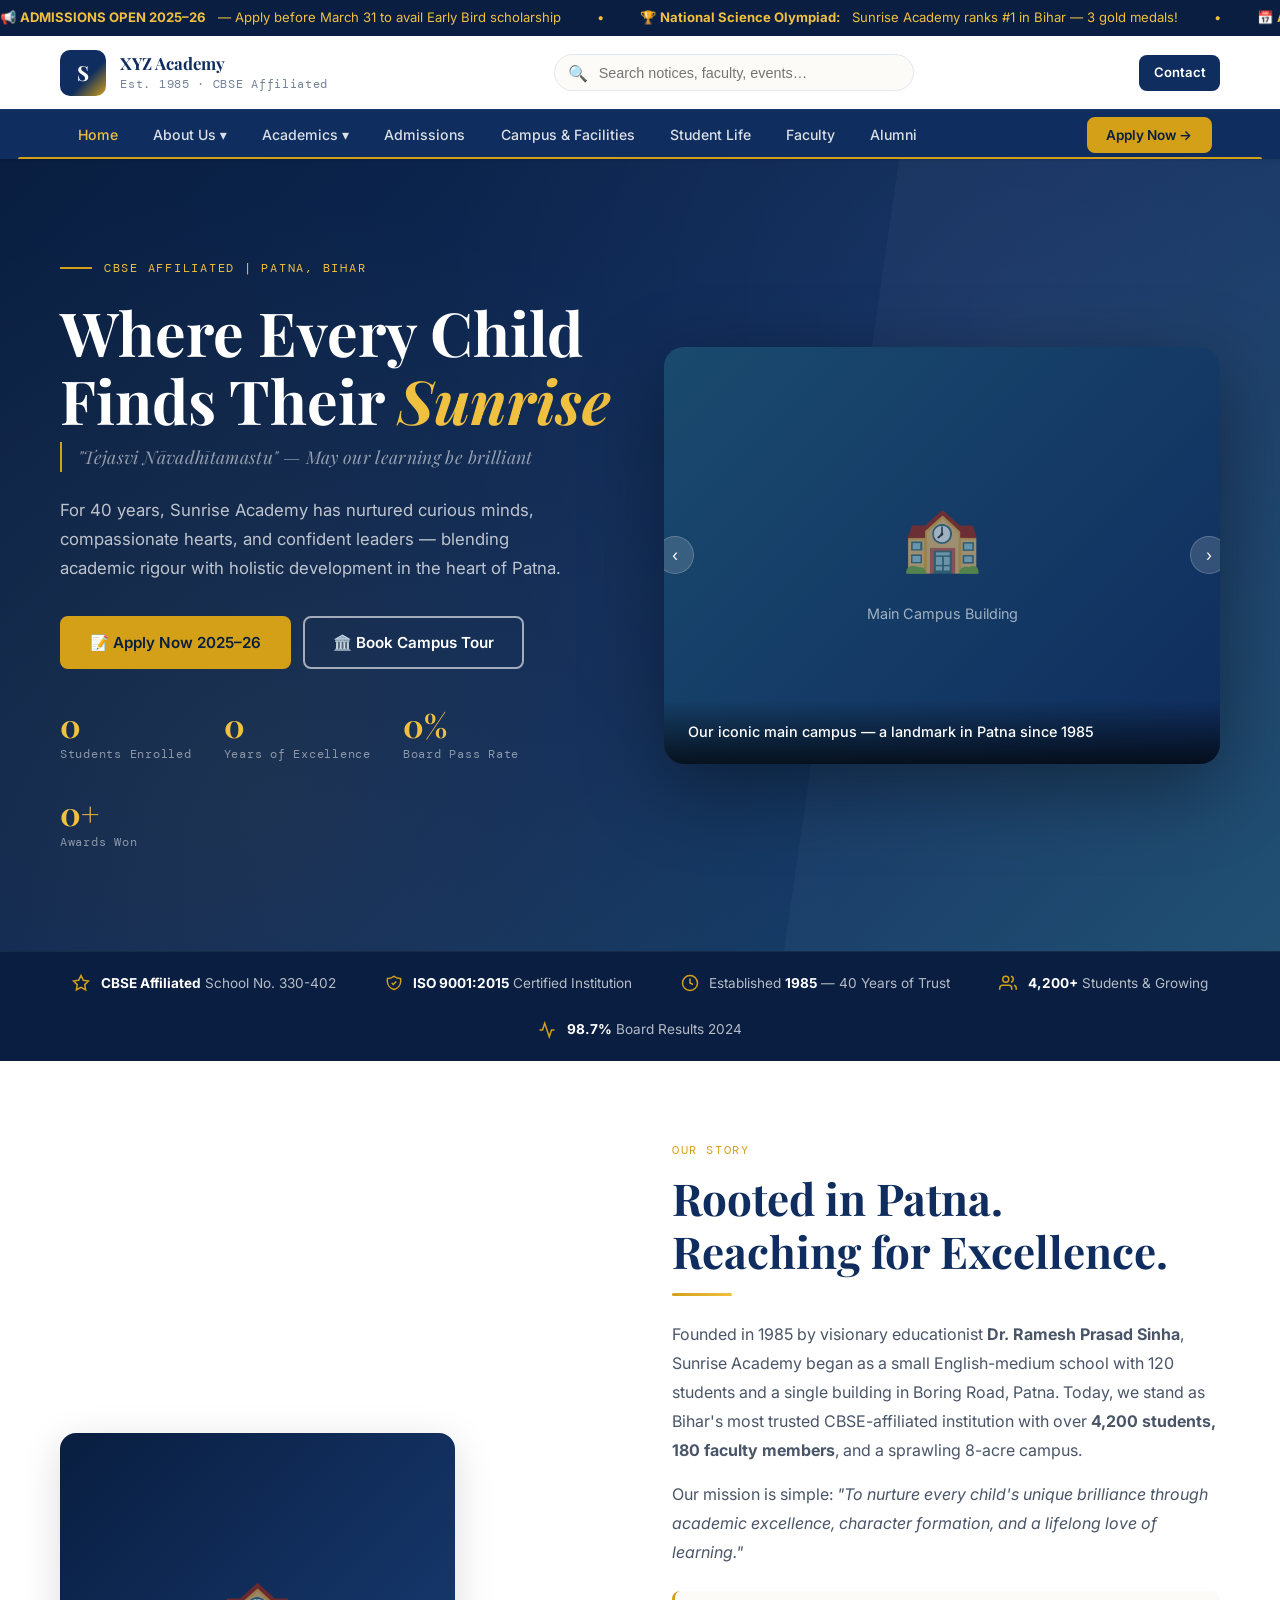
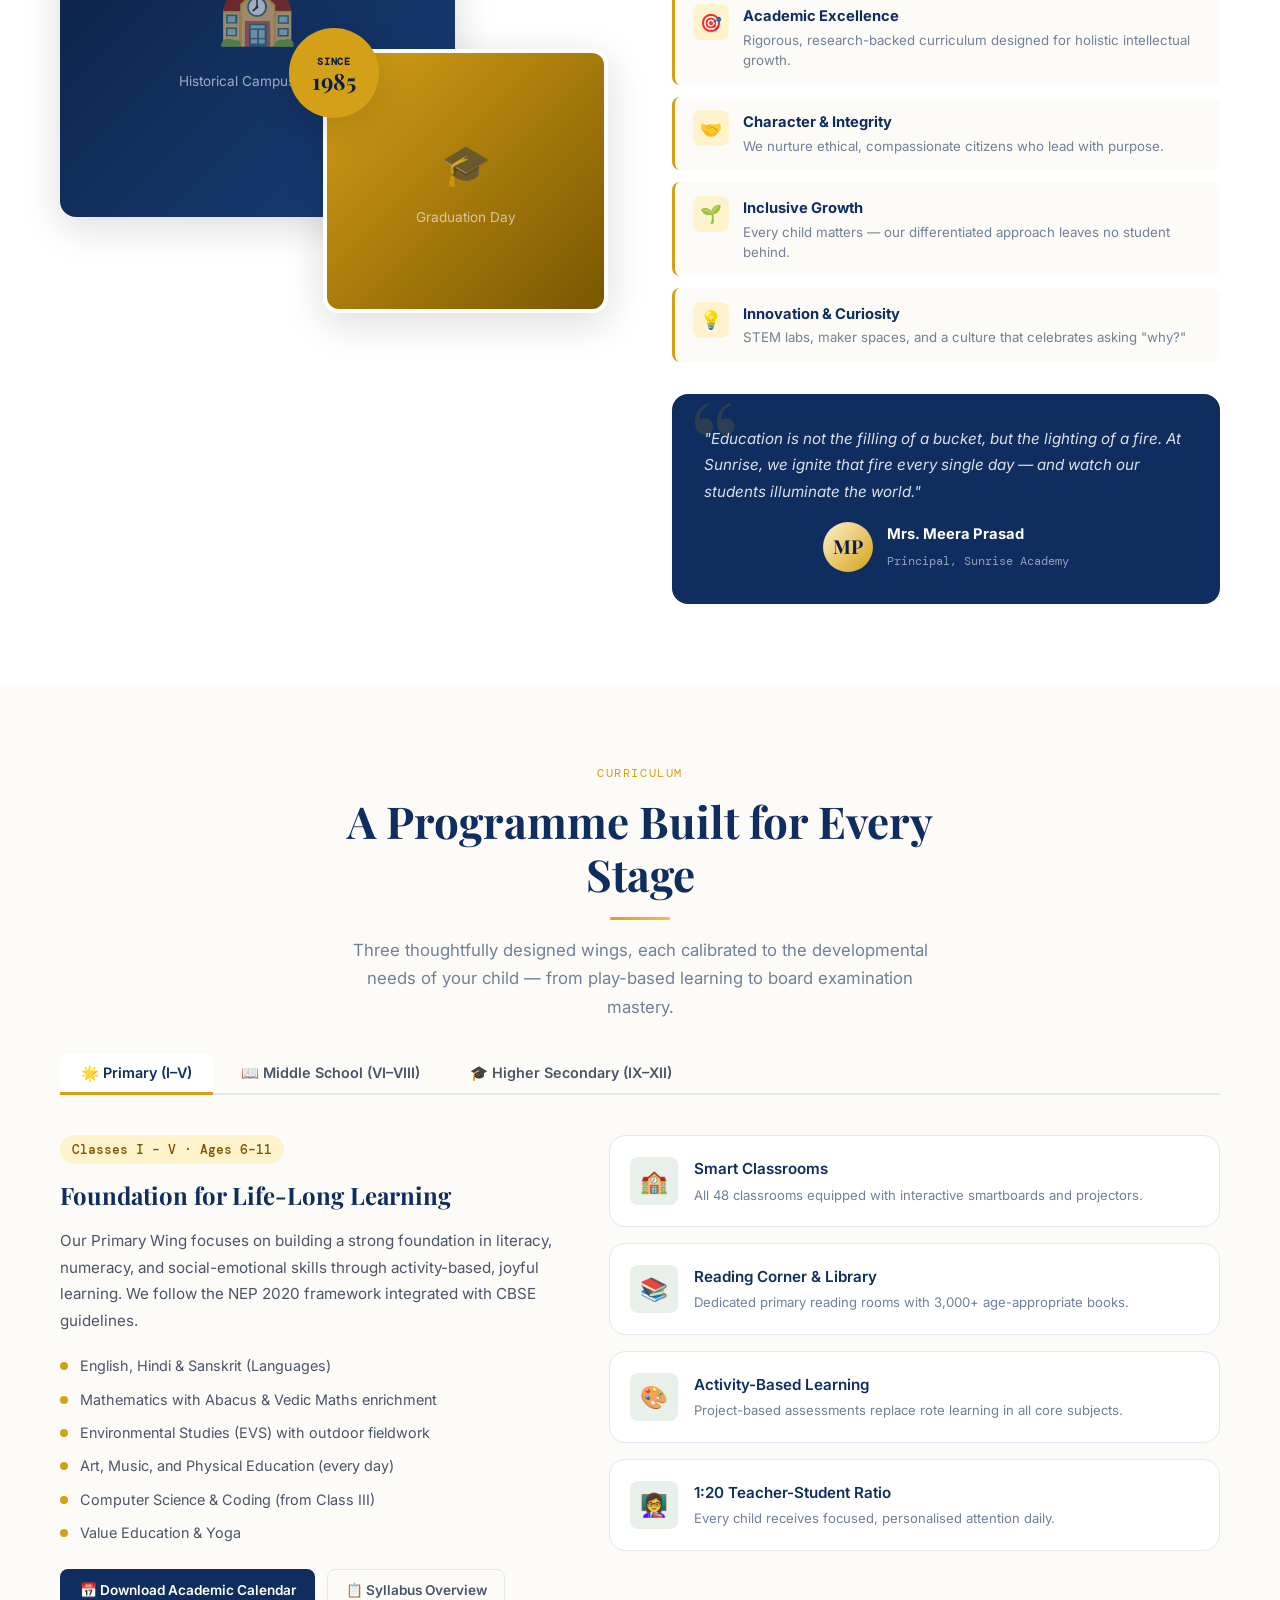
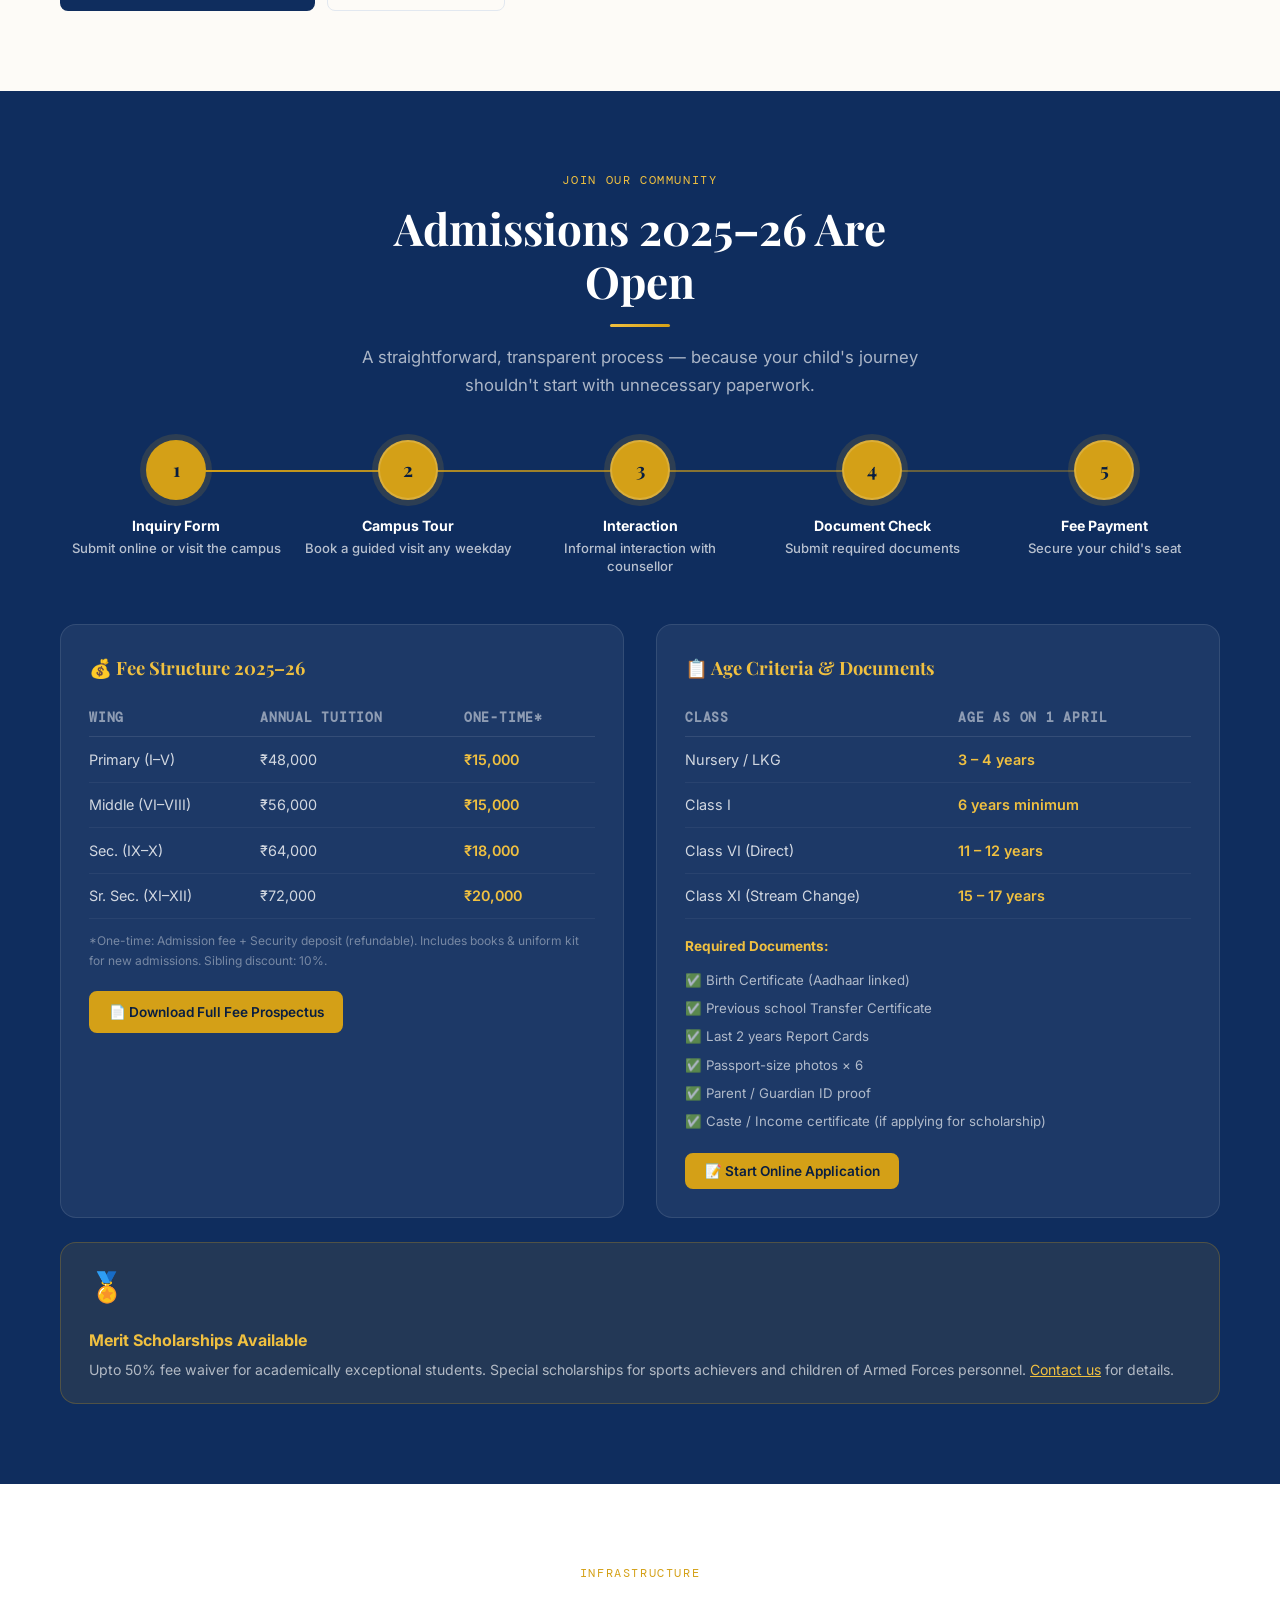
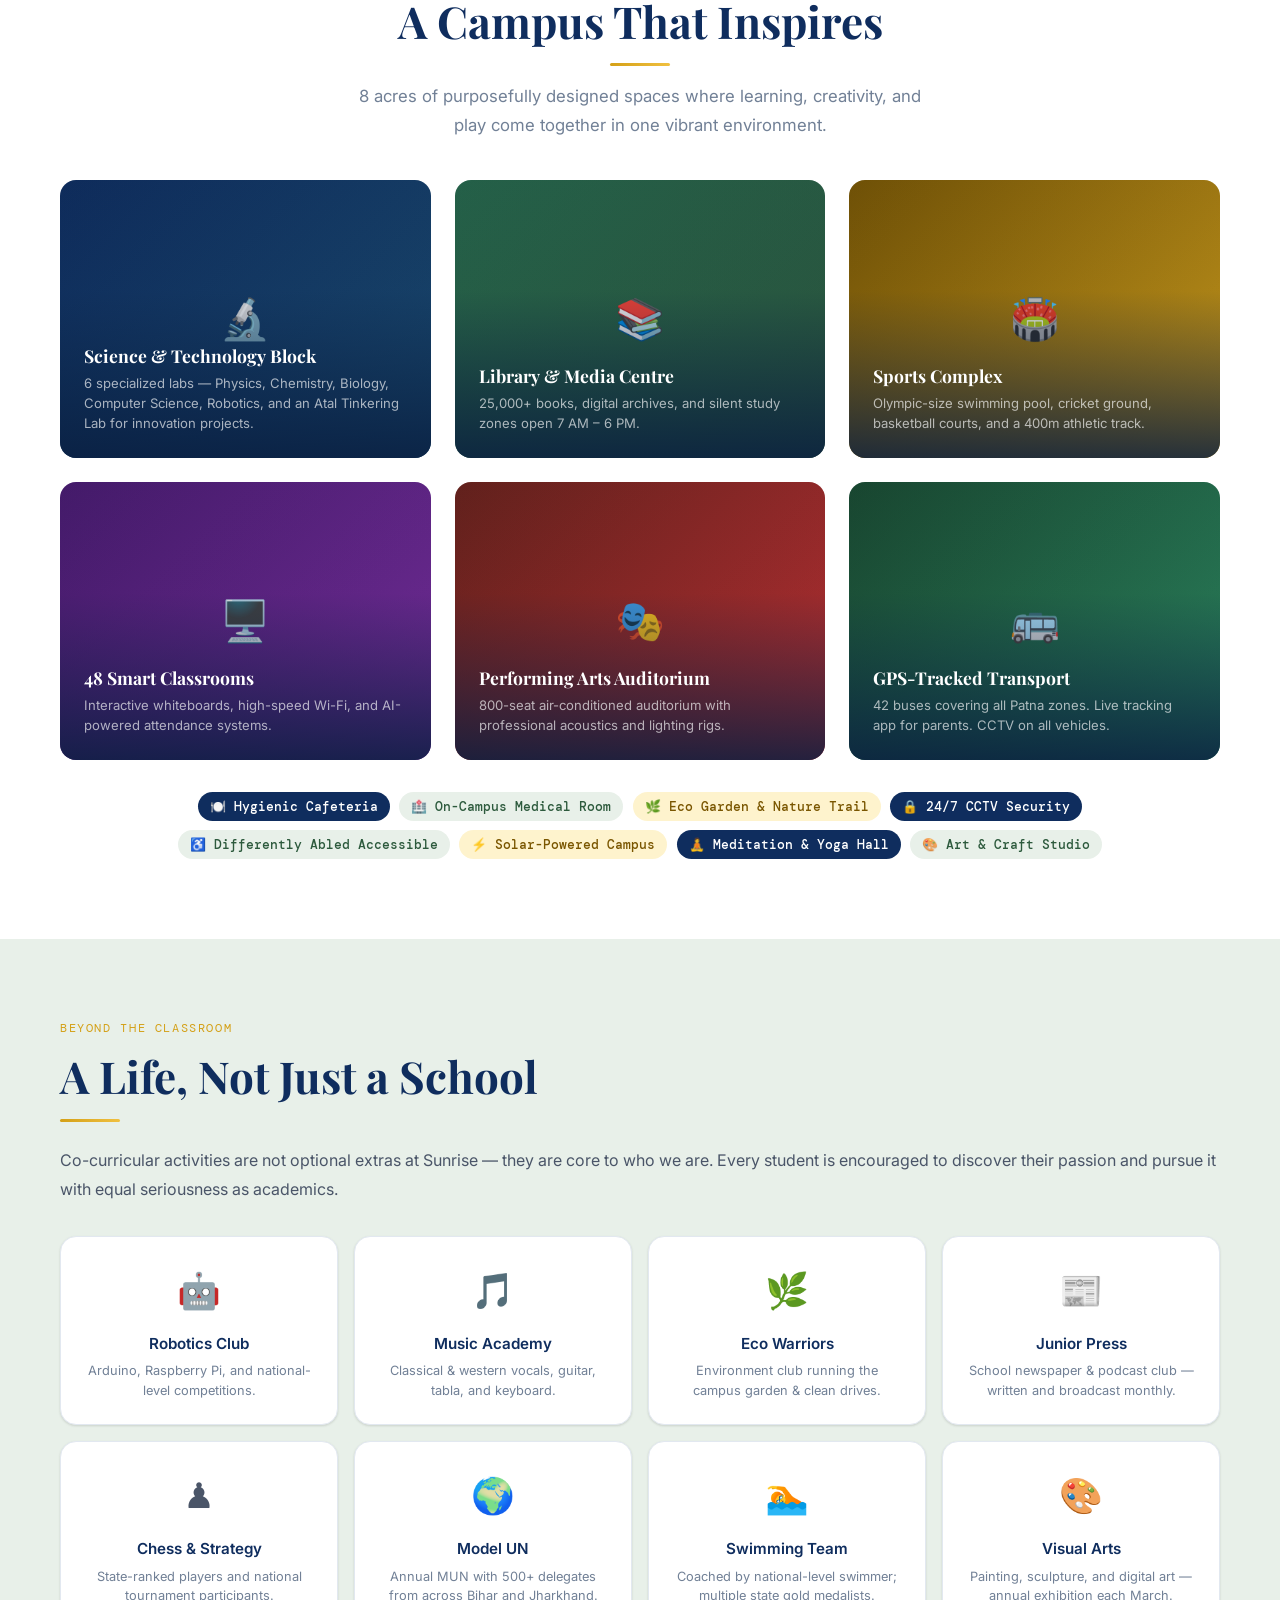
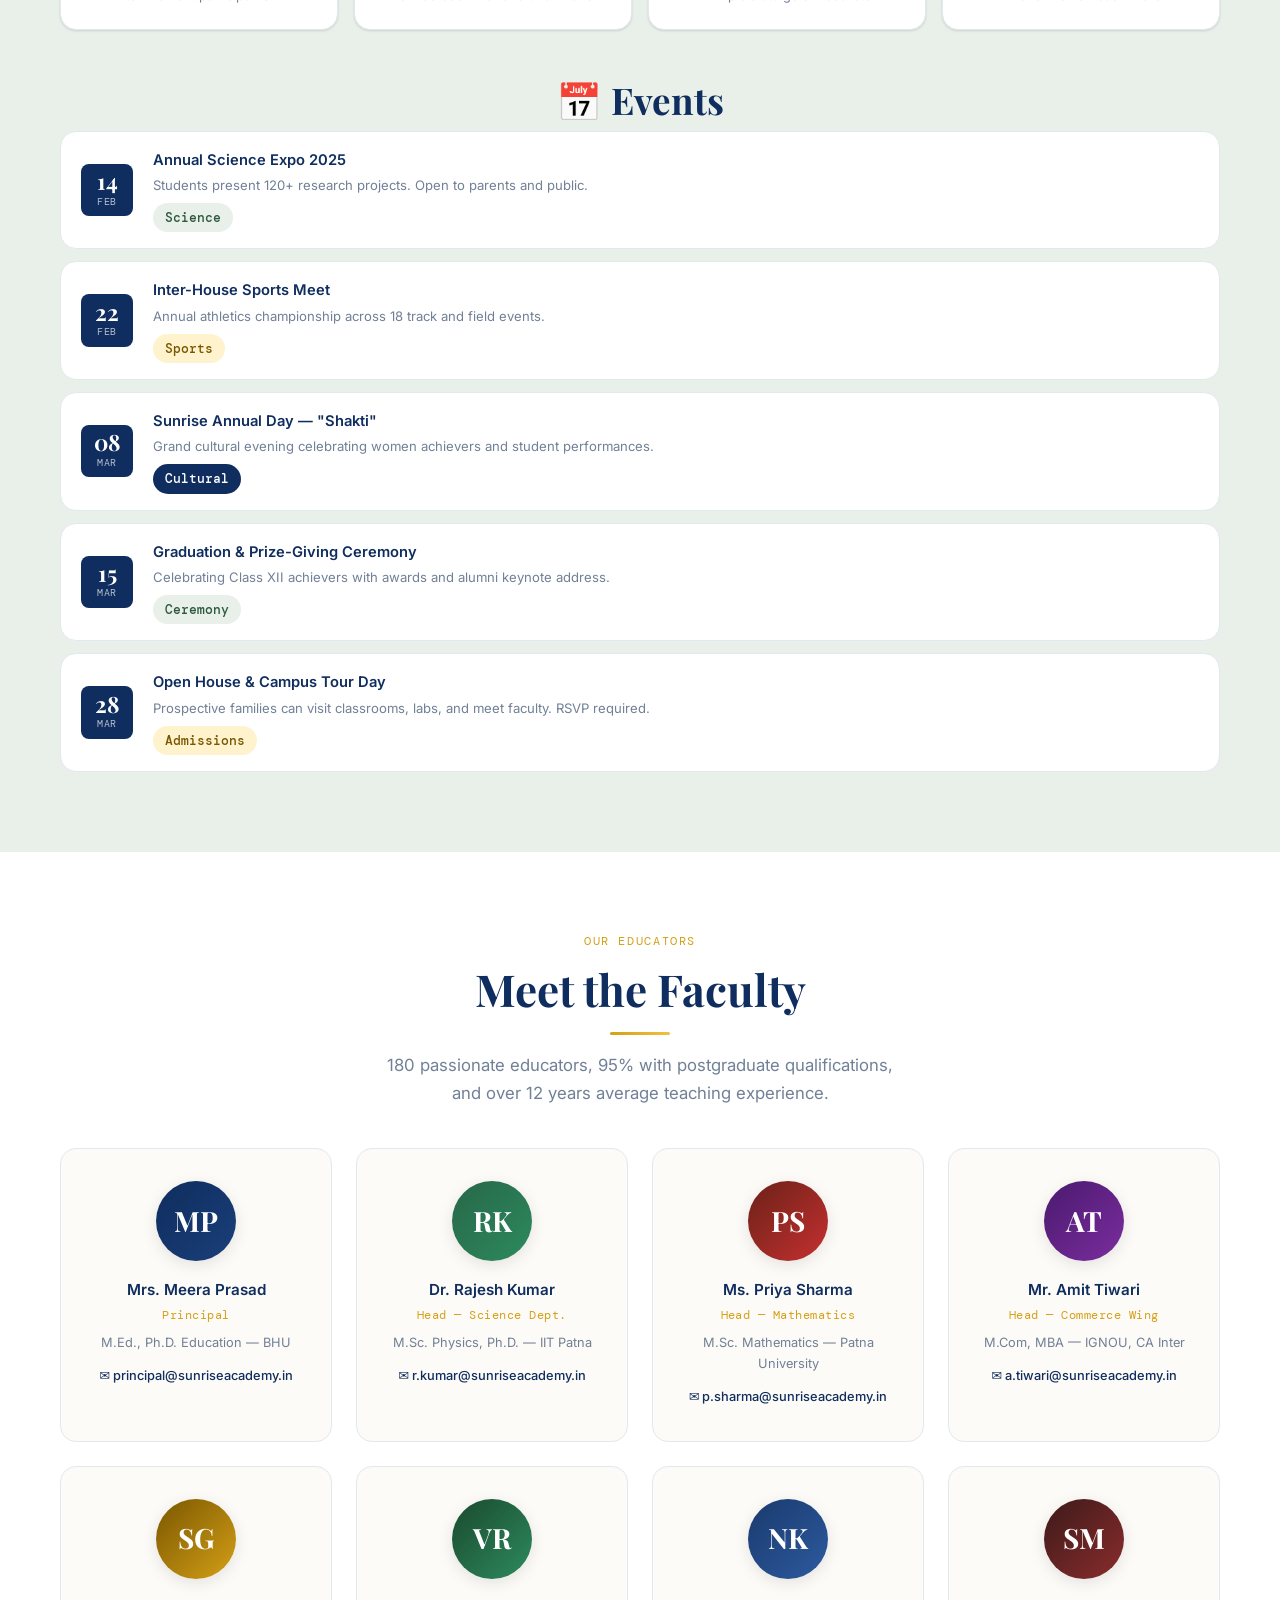
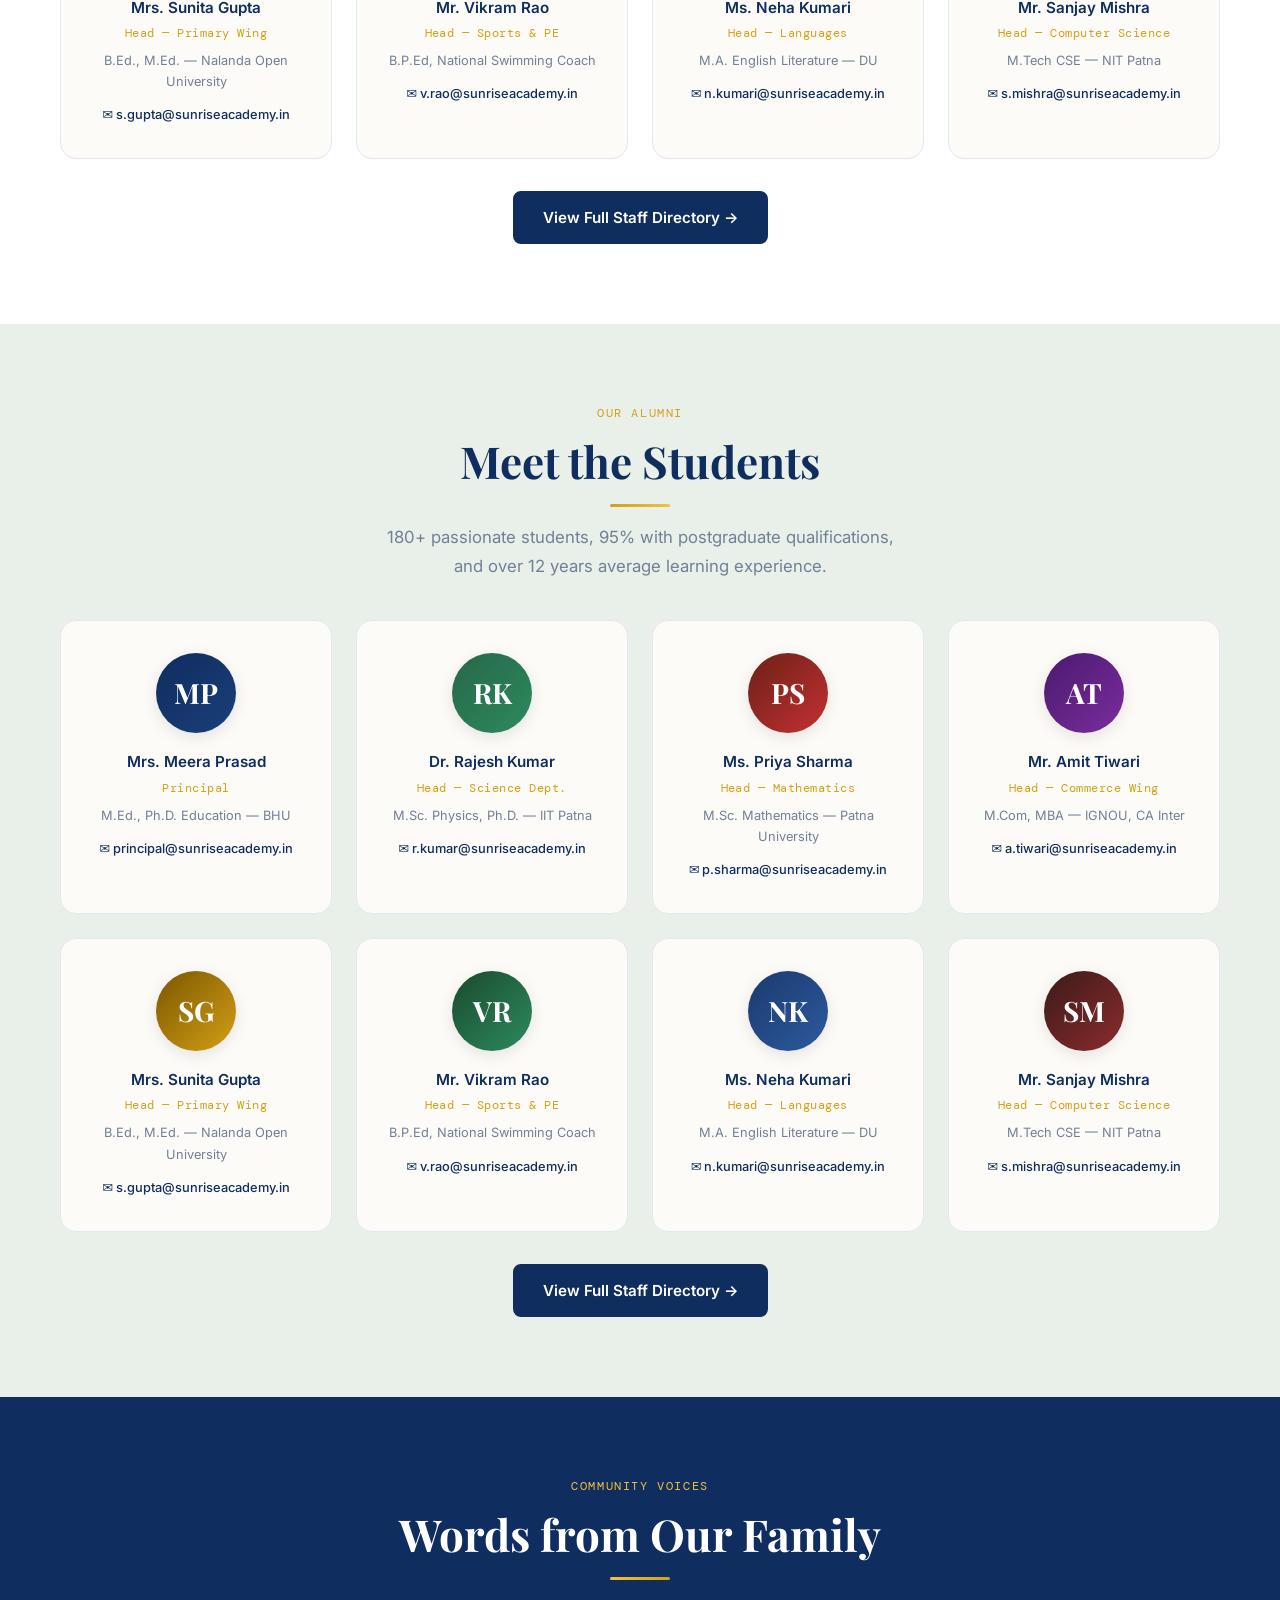
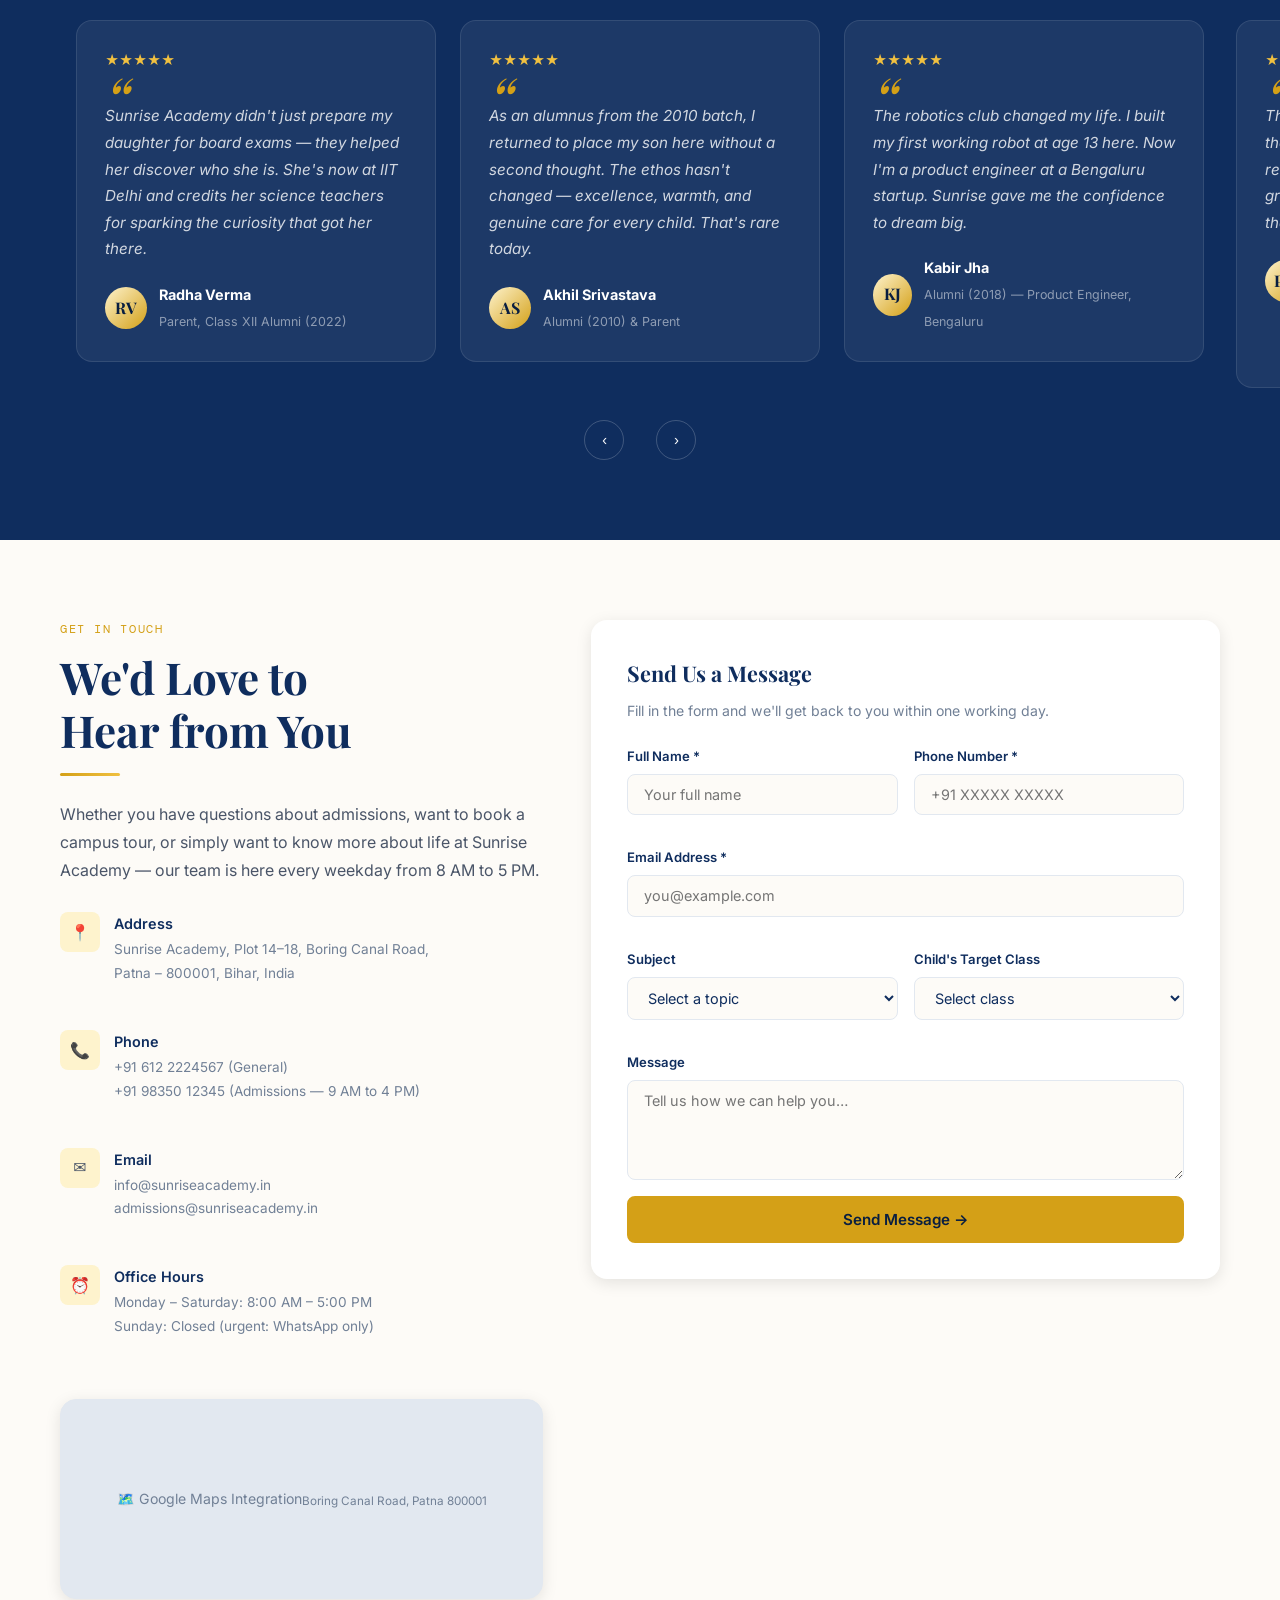
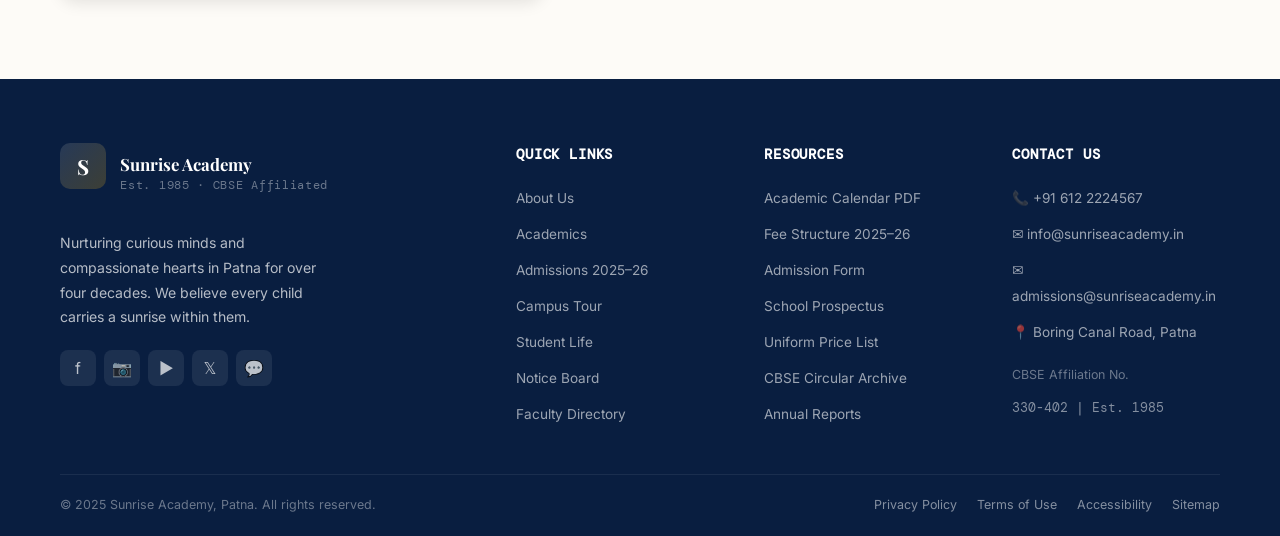
<file: old.html>
<!DOCTYPE html>
<html lang="en">

<head>
    <meta charset="UTF-8" />
    <meta name="viewport" content="width=device-width,initial-scale=1.0" />
    <meta name="description"
        content="XYZ Academy — Excellence in Education since 1985. Admissions open for 2025-26. Best school in Patna for holistic development, academics & co-curriculars." />
    <meta name="keywords" content="best school in Patna, CBSE school Patna, admission 2025, Sunrise Academy" />
    <meta property="og:title" content="Sunrise Academy | Excellence in Every Child" />
    <meta property="og:description"
        content="Nurturing minds, building futures. Admissions open for 2025-26 academic session." />
    <title>XYZ Academy | Excellence in Every Child</title>

    <!-- Fonts -->
    <link rel="preconnect" href="https://fonts.googleapis.com" />
    <link rel="preconnect" href="https://fonts.gstatic.com" crossorigin />
    <link
        href="https://fonts.googleapis.com/css2?family=Playfair+Display:ital,wght@0,600;0,700;1,600&family=Inter:wght@300;400;500;600;700&family=DM+Mono:wght@400;500&display=swap"
        rel="stylesheet" />
    <link rel="stylesheet" href="p1.css" />
    <link rel="stylesheet" href="s1.css" />
</head>

<body>

    <!-- ═══════════════════════════════════════════
         MEDIA RIBBON
    ══════════════════════════════════════════════ -->
    <div id="announce-ribbon" role="marquee" aria-label="School announcements">
        <div class="inner" id="ticker-inner">
            <span>📢 <strong>ADMISSIONS OPEN 2025–26</strong> — Apply before March 31 to avail Early Bird
                scholarship</span>
            &nbsp;&nbsp;&nbsp;•&nbsp;&nbsp;&nbsp;
            <span>🏆 <strong>National Science Olympiad:</strong> Sunrise Academy ranks #1 in Bihar — 3 gold
                medals!</span>
            &nbsp;&nbsp;&nbsp;•&nbsp;&nbsp;&nbsp;
            <span>📅 <strong>Annual Day 2025:</strong> Register for parent passes by Feb 28</span>
            &nbsp;&nbsp;&nbsp;•&nbsp;&nbsp;&nbsp;
            <span>📢 <strong>ADMISSIONS OPEN 2025–26</strong> — Apply before March 31 to avail Early Bird
                scholarship</span>
            &nbsp;&nbsp;&nbsp;•&nbsp;&nbsp;&nbsp;
            <span>🏆 <strong>National Science Olympiad:</strong> Sunrise Academy ranks #1 in Bihar — 3 gold
                medals!</span>
            &nbsp;&nbsp;&nbsp;•&nbsp;&nbsp;&nbsp;
            <span>📅 <strong>Annual Day 2025:</strong> Register for parent passes by Feb 28</span>
            &nbsp;&nbsp;&nbsp;•&nbsp;&nbsp;&nbsp;
        </div>
    </div>

    <!-- ═══════════════════════════════════════════
         HEADER
    ══════════════════════════════════════════════ -->
    <header id="site-header" role="banner">
        <div class="container">
            <div class="header-inner">
                <!-- Logo -->
                <a href="#" class="logo" aria-label="Sunrise Academy home">
                    <div class="logo-mark" aria-hidden="true">S</div>
                    <div class="logo-text">
                        <strong>XYZ Academy</strong>
                        <span>Est. 1985 · CBSE Affiliated</span>
                    </div>
                </a>

                <!-- Search -->
                <div class="header-search" role="search">
                    <span class="search-icon" aria-hidden="true">🔍</span>
                    <input type="search" placeholder="Search notices, faculty, events…" aria-label="Search the website"
                        id="site-search" />
                </div>

                <!-- Quick links + Hamburger -->
                <div style="display:flex;align-items:center;gap:.75rem">
                    <nav class="quick-links" aria-label="Quick access">
                        <a href="#contact" class="btn-portal">Contact</a>
                    </nav>
                    <!-- <button class="hamburger" id="hamburger-btn" aria-expanded="false" aria-controls="mobile-nav"
                        aria-label="Toggle navigation">
                        <span></span><span></span><span></span>
                    </button> -->
                    <!-- <img src="more.png" class="hamburger" style="max-width: 22%" alt=""> -->

                </div>
            </div>
        </div>

        <!-- Main Navigation -->
        <nav id="main-nav" aria-label="Main navigation">
            <div class="container">
                <ul class="nav-inner" role="list">
                    <li><a href="#hero" class="nav-link active">Home</a></li>
                    <li class="nav-item">
                        <a href="#about" class="nav-link">About Us ▾</a>
                        <div class="dropdown" role="menu">
                            <a href="#about" role="menuitem">Our History</a>
                            <a href="#about" role="menuitem">Mission & Vision</a>
                            <a href="#about" role="menuitem">Principal's Message</a>
                            <a href="#about" role="menuitem">Core Values</a>
                        </div>
                    </li>
                    <li class="nav-item">
                        <a href="#academics" class="nav-link">Academics ▾</a>
                        <div class="dropdown" role="menu">
                            <a href="#academics" role="menuitem">Primary Wing</a>
                            <a href="#academics" role="menuitem">Middle School</a>
                            <a href="#academics" role="menuitem">Higher Secondary</a>
                            <a href="#academics" role="menuitem">Academic Calendar</a>
                        </div>
                    </li>
                    <li><a href="#admissions" class="nav-link">Admissions</a></li>
                    <li><a href="#facilities" class="nav-link">Campus & Facilities</a></li>
                    <li><a href="#student-life" class="nav-link">Student Life</a></li>
                    <!-- <li><a href="#notices" class="nav-link">Notice Board</a></li> -->
                    <li><a href="#faculty" class="nav-link">Faculty</a></li>
                    <li><a href="#Alumni" class="nav-link">Alumni</a></li>
                    <li style="margin-left:auto">
                        <button onclick="openModal()" class="btn btn-primary btn-sm" style="margin:.4rem .5rem">Apply
                            Now →</button>
                    </li>
                </ul>
            </div>
        </nav>

        <!-- Mobile nav drawer -->
        <nav class="mobile-nav" id="mobile-nav" aria-label="Mobile navigation" aria-hidden="true">
            <a href="#hero">🏠 Home</a>
            <a href="#about">ℹ️ About Us</a>
            <a href="#academics">📚 Academics</a>
            <a href="#admissions">📝 Admissions</a>
            <a href="#facilities">🏛️ Campus & Facilities</a>
            <a href="#student-life">🎨 Student Life</a>
            <a href="#notices">📋 Notice Board</a>
            <a href="#faculty">👩‍🏫 Faculty</a>
            <a href="#contact">📞 Contact</a>
            <button onclick="openModal()" class="btn btn-primary" style="margin-top:.5rem;justify-content:center">Apply
                Now →</button>
        </nav>
    </header>

    <!-- ═══════════════════════════════════════════
             HERO SECTION
        ══════════════════════════════════════════════ -->
    <section id="hero" aria-labelledby="hero-title">
        <div class="hero-bg-pattern" aria-hidden="true"></div>
        <div class="hero-shape" aria-hidden="true"></div>

        <div class="container">
            <div class="hero-content">
                <div class="hero-left">
                    <div class="hero-eyebrow">
                        <div class="line" aria-hidden="true"></div>
                        <span>CBSE Affiliated | Patna, Bihar</span>
                    </div>

                    <h1 class="hero-title" id="hero-title">
                        Where Every Child<br />
                        Finds Their <em>Sunrise</em>
                    </h1>

                    <p class="hero-motto" aria-label="School motto">
                        "Tejasvi Nāvadhītamastu" — May our learning be brilliant
                    </p>

                    <p class="hero-desc">
                        For 40 years, Sunrise Academy has nurtured curious minds, compassionate hearts, and confident
                        leaders — blending academic rigour with holistic development in the heart of Patna.
                    </p>

                    <div class="hero-ctas">
                        <button onclick="openModal()" class="btn btn-primary">
                            📝 Apply Now 2025–26
                        </button>
                        <a href="#about" class="btn btn-outline">
                            🏛️ Book Campus Tour
                        </a>
                    </div>

                    <div class="stats-ticker" role="list" aria-label="Key statistics">
                        <div class="stat-item" role="listitem">
                            <div class="stat-num" id="stat1">0</div>
                            <div class="stat-label">Students Enrolled</div>
                        </div>
                        <div class="stat-item" role="listitem">
                            <div class="stat-num" id="stat2">0</div>
                            <div class="stat-label">Years of Excellence</div>
                        </div>
                        <div class="stat-item" role="listitem">
                            <div class="stat-num" id="stat3">0%</div>
                            <div class="stat-label">Board Pass Rate</div>
                        </div>
                        <div class="stat-item" role="listitem">
                            <div class="stat-num" id="stat4">0+</div>
                            <div class="stat-label">Awards Won</div>
                        </div>
                    </div>
                </div>

                <!-- Image Carousel -->
                <div class="hero-right" aria-label="Campus photo carousel">
                    <div class="carousel-frame" id="hero-carousel">
                        <div class="carousel-slides" id="carousel-slides">
                            <!-- Slide 1 -->
                            <div class="carousel-slide">
                                <div class="slide-placeholder"
                                    style="background:linear-gradient(135deg,#1a4a6e 0%,#0F2D5E 100%)">
                                    <span style="font-size:4rem">🏫</span>
                                    <span>Main Campus Building</span>
                                </div>
                                <div class="slide-caption">Our iconic main campus — a landmark in Patna since 1985</div>
                            </div>
                            <!-- Slide 2 -->
                            <div class="carousel-slide">
                                <div class="slide-placeholder"
                                    style="background:linear-gradient(135deg,#276749 0%,#2d5a3d 100%)">
                                    <span style="font-size:4rem">🔬</span>
                                    <span>State-of-the-Art Science Labs</span>
                                </div>
                                <div class="slide-caption">Modern laboratories equipped with latest instruments</div>
                            </div>
                            <!-- Slide 3 -->
                            <div class="carousel-slide">
                                <div class="slide-placeholder"
                                    style="background:linear-gradient(135deg,#7a5600 0%,#D4A017 100%)">
                                    <span style="font-size:4rem">🏆</span>
                                    <span>National Award Winners</span>
                                </div>
                                <div class="slide-caption">Our students shine at state and national competitions</div>
                            </div>
                            <!-- Slide 4 -->
                            <div class="carousel-slide">
                                <div class="slide-placeholder"
                                    style="background:linear-gradient(135deg,#4a1a6e 0%,#7b2d9e 100%)">
                                    <span style="font-size:4rem">🎭</span>
                                    <span>Cultural & Arts Programs</span>
                                </div>
                                <div class="slide-caption">Annual cultural festivals celebrating creativity</div>
                            </div>
                        </div>
                        <div class="carousel-nav" aria-label="Carousel navigation">
                            <button class="carousel-btn" id="carousel-prev" aria-label="Previous slide">‹</button>
                            <button class="carousel-btn" id="carousel-next" aria-label="Next slide">›</button>
                        </div>
                    </div>
                    <div class="carousel-dots" role="tablist" id="carousel-dots"></div>
                </div>
            </div>
        </div>
    </section>

    <!-- ═══════════════════════════════════════════
                     script.js added
                ══════════════════════════════════════════════ -->

    <!-- <script src="p1.js"></script> -->

    <!-- Trust Bar -->
    <div id="trust-bar" role="complementary" aria-label="Accreditations">
        <div class="container">
            <div class="trust-bar-inner">
                <div class="trust-item">
                    <svg width="18" height="18" viewBox="0 0 24 24" fill="none" stroke="currentColor" stroke-width="2"
                        aria-hidden="true">
                        <path
                            d="M12 2l3.09 6.26L22 9.27l-5 4.87 1.18 6.88L12 17.77l-6.18 3.25L7 14.14 2 9.27l6.91-1.01L12 2z" />
                    </svg>
                    <span><strong>CBSE Affiliated</strong> School No. 330-402</span>
                </div>
                <div class="trust-item">
                    <svg width="18" height="18" viewBox="0 0 24 24" fill="none" stroke="currentColor" stroke-width="2"
                        aria-hidden="true">
                        <path
                            d="M9 12l2 2 4-4m5.618-4.016A11.955 11.955 0 0112 2.944a11.955 11.955 0 01-8.618 3.04A12.02 12.02 0 003 9c0 5.591 3.824 10.29 9 11.622 5.176-1.332 9-6.03 9-11.622 0-1.042-.133-2.052-.382-3.016z" />
                    </svg>
                    <span><strong>ISO 9001:2015</strong> Certified Institution</span>
                </div>
                <div class="trust-item">
                    <svg width="18" height="18" viewBox="0 0 24 24" fill="none" stroke="currentColor" stroke-width="2"
                        aria-hidden="true">
                        <circle cx="12" cy="12" r="10" />
                        <polyline points="12 6 12 12 16 14" />
                    </svg>
                    <span>Established <strong>1985</strong> — 40 Years of Trust</span>
                </div>
                <div class="trust-item">
                    <svg width="18" height="18" viewBox="0 0 24 24" fill="none" stroke="currentColor" stroke-width="2"
                        aria-hidden="true">
                        <path d="M17 21v-2a4 4 0 00-4-4H5a4 4 0 00-4 4v2" />
                        <circle cx="9" cy="7" r="4" />
                        <path d="M23 21v-2a4 4 0 00-3-3.87" />
                        <path d="M16 3.13a4 4 0 010 7.75" />
                    </svg>
                    <span><strong>4,200+</strong> Students & Growing</span>
                </div>
                <div class="trust-item">
                    <svg width="18" height="18" viewBox="0 0 24 24" fill="none" stroke="currentColor" stroke-width="2"
                        aria-hidden="true">
                        <polyline points="22 12 18 12 15 21 9 3 6 12 2 12" />
                    </svg>
                    <span><strong>98.7%</strong> Board Results 2024</span>
                </div>
            </div>
        </div>
    </div>

    <!-- ═══════════════════════════════════════════
             ABOUT US
        ══════════════════════════════════════════════ -->
    <section id="about" aria-labelledby="about-title" style="padding:5rem 0;background:var(--white)">
        <div class="container">
            <div class="about-grid">
                <!-- Image stack -->
                <div class="about-img-stack" aria-hidden="true">
                    <div class="about-img-main">
                        <div class="img-placeholder"
                            style="background:linear-gradient(135deg,var(--navy-deep),var(--navy-light))">
                            <span style="font-size:4rem">🏫</span>
                            <span>Historical Campus Photo</span>
                        </div>
                    </div>
                    <div class="about-img-accent">
                        <div class="img-placeholder" style="background:linear-gradient(135deg,var(--gold),#7a5600)">
                            <span style="font-size:2.5rem">🎓</span>
                            <span>Graduation Day</span>
                        </div>
                    </div>
                    <div class="founded-badge">
                        <small>SINCE</small>
                        <big>1985</big>
                    </div>
                </div>
                <!-- Content -->
                <div class="about-content">
                    <span class="section-label">Our Story</span>
                    <h2 class="section-title" id="about-title">Rooted in Patna.<br />Reaching for Excellence.</h2>
                    <div class="divider" aria-hidden="true"></div>
                    <p style="color:var(--slate);line-height:1.8;margin-bottom:1rem">
                        Founded in 1985 by visionary educationist <strong>Dr. Ramesh Prasad Sinha</strong>, Sunrise
                        Academy began as a small English-medium school with 120 students and a single building in Boring
                        Road, Patna. Today, we stand as Bihar's most trusted CBSE-affiliated institution with over
                        <strong>4,200 students, 180 faculty members</strong>, and a sprawling 8-acre campus.
                    </p>
                    <p style="color:var(--slate);line-height:1.8;margin-bottom:1.5rem">
                        Our mission is simple: <em>"To nurture every child's unique brilliance through academic
                            excellence, character formation, and a lifelong love of learning."</em>
                    </p>

                    <div class="values-list" role="list" aria-label="Core values">
                        <div class="value-item" role="listitem">
                            <div class="value-icon" aria-hidden="true">🎯</div>
                            <div class="value-text">
                                <strong>Academic Excellence</strong>
                                <p>Rigorous, research-backed curriculum designed for holistic intellectual growth.</p>
                            </div>
                        </div>
                        <div class="value-item" role="listitem">
                            <div class="value-icon" aria-hidden="true">🤝</div>
                            <div class="value-text">
                                <strong>Character & Integrity</strong>
                                <p>We nurture ethical, compassionate citizens who lead with purpose.</p>
                            </div>
                        </div>
                        <div class="value-item" role="listitem">
                            <div class="value-icon" aria-hidden="true">🌱</div>
                            <div class="value-text">
                                <strong>Inclusive Growth</strong>
                                <p>Every child matters — our differentiated approach leaves no student behind.</p>
                            </div>
                        </div>
                        <div class="value-item" role="listitem">
                            <div class="value-icon" aria-hidden="true">💡</div>
                            <div class="value-text">
                                <strong>Innovation & Curiosity</strong>
                                <p>STEM labs, maker spaces, and a culture that celebrates asking "why?"</p>
                            </div>
                        </div>
                    </div>

                    <!-- Principal Message -->
                    <div class="principal-card" aria-labelledby="principal-name">
                        <p>"Education is not the filling of a bucket, but the lighting of a fire. At Sunrise, we ignite
                            that fire every single day — and watch our students illuminate the world."</p>
                        <div class="principal-info">
                            <div class="principal-avatar" aria-hidden="true">MP</div>
                            <div>
                                <strong id="principal-name">Mrs. Meera Prasad</strong>
                                <span>Principal, Sunrise Academy</span>
                            </div>
                        </div>
                    </div>
                </div>
            </div>
        </div>
    </section>

    <!-- ═══════════════════════════════════════════
         ACADEMICS
    ══════════════════════════════════════════════ -->
    <section id="academics" aria-labelledby="academics-title">
        <div class="container">
            <div style="text-align:center;max-width:600px;margin:0 auto 2rem">
                <span class="section-label">Curriculum</span>
                <h2 class="section-title" id="academics-title">A Programme Built for Every Stage</h2>
                <div class="divider" aria-hidden="true" style="margin:0 auto 1rem"></div>
                <p class="section-subtitle" style="margin:0 auto">Three thoughtfully designed wings, each calibrated to
                    the developmental needs of your child — from play-based learning to board examination mastery.</p>
            </div>

            <!-- Wing Tabs -->
            <div class="wings-tabs" role="tablist" aria-label="Academic wings">
                <button class="wing-tab active" role="tab" aria-selected="true" aria-controls="wing-primary"
                    id="tab-primary" onclick="switchWing(this,'wing-primary')">🌟 Primary (I–V)</button>
                <button class="wing-tab" role="tab" aria-selected="false" aria-controls="wing-middle" id="tab-middle"
                    onclick="switchWing(this,'wing-middle')">📖 Middle School (VI–VIII)</button>
                <button class="wing-tab" role="tab" aria-selected="false" aria-controls="wing-higher" id="tab-higher"
                    onclick="switchWing(this,'wing-higher')">🎓 Higher Secondary (IX–XII)</button>
            </div>

            <!-- Primary Wing -->
            <div class="wing-panel active" id="wing-primary" role="tabpanel" aria-labelledby="tab-primary">
                <div class="wing-info">
                    <span class="tag tag--gold" style="margin-bottom:.75rem">Classes I – V · Ages 6–11</span>
                    <h3>Foundation for Life-Long Learning</h3>
                    <p>Our Primary Wing focuses on building a strong foundation in literacy, numeracy, and
                        social-emotional skills through activity-based, joyful learning. We follow the NEP 2020
                        framework integrated with CBSE guidelines.</p>
                    <div class="curriculum-items" role="list" aria-label="Subjects offered">
                        <div class="curriculum-item" role="listitem">English, Hindi & Sanskrit (Languages)</div>
                        <div class="curriculum-item" role="listitem">Mathematics with Abacus & Vedic Maths enrichment
                        </div>
                        <div class="curriculum-item" role="listitem">Environmental Studies (EVS) with outdoor fieldwork
                        </div>
                        <div class="curriculum-item" role="listitem">Art, Music, and Physical Education (every day)
                        </div>
                        <div class="curriculum-item" role="listitem">Computer Science & Coding (from Class III)</div>
                        <div class="curriculum-item" role="listitem">Value Education & Yoga</div>
                    </div>
                    <div style="display:flex;flex-wrap:wrap;gap:.75rem">
                        <a href="CBSE_Parenting_Calendar-2026-2027_29042026.pdf" class="btn btn-navy btn-sm">📅 Download
                            Academic Calendar</a>
                        <a href="Science_Sec_2024-25.pdf" class="btn btn-sm"
                            style="border:1.5px solid var(--border);color:var(--slate)">📋
                            Syllabus Overview</a>
                    </div>
                </div>
                <div class="academics-cards">
                    <div class="academic-card">
                        <div class="academic-card-icon">🏫</div>
                        <div>
                            <h4>Smart Classrooms</h4>
                            <p>All 48 classrooms equipped with interactive smartboards and projectors.</p>
                        </div>
                    </div>
                    <div class="academic-card">
                        <div class="academic-card-icon">📚</div>
                        <div>
                            <h4>Reading Corner & Library</h4>
                            <p>Dedicated primary reading rooms with 3,000+ age-appropriate books.</p>
                        </div>
                    </div>
                    <div class="academic-card">
                        <div class="academic-card-icon">🎨</div>
                        <div>
                            <h4>Activity-Based Learning</h4>
                            <p>Project-based assessments replace rote learning in all core subjects.</p>
                        </div>
                    </div>
                    <div class="academic-card">
                        <div class="academic-card-icon">👩‍🏫</div>
                        <div>
                            <h4>1:20 Teacher-Student Ratio</h4>
                            <p>Every child receives focused, personalised attention daily.</p>
                        </div>
                    </div>
                </div>
            </div>

            <!-- Middle School Wing -->
            <div class="wing-panel" id="wing-middle" role="tabpanel" aria-labelledby="tab-middle">
                <div class="wing-info">
                    <span class="tag tag--navy" style="margin-bottom:.75rem">Classes VI – VIII · Ages 11–14</span>
                    <h3>Deepening Knowledge, Building Character</h3>
                    <p>Middle School bridges curiosity and rigour. Students explore specialized subjects, begin
                        skill-based electives, and take on leadership responsibilities through student councils and
                        clubs.</p>
                    <div class="curriculum-items" role="list">
                        <div class="curriculum-item" role="listitem">Science (Physics, Chemistry, Biology —
                            lab-integrated)</div>
                        <div class="curriculum-item" role="listitem">Mathematics & Statistics</div>
                        <div class="curriculum-item" role="listitem">Social Science (History, Geography, Civics)</div>
                        <div class="curriculum-item" role="listitem">Three languages (English, Hindi, Sanskrit/French)
                        </div>
                        <div class="curriculum-item" role="listitem">Informatics Practices & AI Foundations</div>
                        <div class="curriculum-item" role="listitem">Electives: Robotics, Public Speaking, Fine Arts
                        </div>
                    </div>
                    <div style="display:flex;flex-wrap:wrap;gap:.75rem">
                        <a href="#" class="btn btn-navy btn-sm">📅 Download Academic Calendar</a>
                        <a href="#" class="btn btn-sm" style="border:1.5px solid var(--border);color:var(--slate)">📋
                            Syllabus Overview</a>
                    </div>
                </div>
                <div class="academics-cards">
                    <div class="academic-card">
                        <div class="academic-card-icon">🔬</div>
                        <div>
                            <h4>Integrated Science Labs</h4>
                            <p>Hands-on experiments in dedicated Physics, Chemistry & Biology labs.</p>
                        </div>
                    </div>
                    <div class="academic-card">
                        <div class="academic-card-icon">🌍</div>
                        <div>
                            <h4>Model UN & Debate</h4>
                            <p>Annual MUN conference develops global awareness and communication.</p>
                        </div>
                    </div>
                    <div class="academic-card">
                        <div class="academic-card-icon">💻</div>
                        <div>
                            <h4>Coding & AI Lab</h4>
                            <p>Python, Scratch, and AI basics — preparing students for the digital age.</p>
                        </div>
                    </div>
                    <div class="academic-card">
                        <div class="academic-card-icon">📊</div>
                        <div>
                            <h4>Continuous Assessment</h4>
                            <p>Portfolio-based evaluation alongside periodic tests — zero exam pressure.</p>
                        </div>
                    </div>
                </div>
            </div>

            <!-- Higher Secondary Wing -->
            <div class="wing-panel" id="wing-higher" role="tabpanel" aria-labelledby="tab-higher">
                <div class="wing-info">
                    <span class="tag tag--sage" style="margin-bottom:.75rem">Classes IX – XII · Ages 14–18</span>
                    <h3>Board Mastery & Career Readiness</h3>
                    <p>Our Higher Secondary wing offers Science, Commerce, and Humanities streams with dedicated
                        counselling, mock board series, and university application support guiding students to their
                        dream colleges.</p>
                    <div class="curriculum-items" role="list">
                        <div class="curriculum-item" role="listitem">Science Stream: PCM / PCB / PCMB</div>
                        <div class="curriculum-item" role="listitem">Commerce Stream: Accountancy, Economics, Business
                            Studies</div>
                        <div class="curriculum-item" role="listitem">Humanities: History, Political Science, Psychology,
                            Fine Arts</div>
                        <div class="curriculum-item" role="listitem">JEE/NEET/CLAT Foundation batches (after school)
                        </div>
                        <div class="curriculum-item" role="listitem">Career Counselling & University Guidance Cell</div>
                        <div class="curriculum-item" role="listitem">Internship Programme with partner companies</div>
                    </div>
                    <div style="display:flex;flex-wrap:wrap;gap:.75rem">
                        <a href="#" class="btn btn-navy btn-sm">📅 Download Academic Calendar</a>
                        <a href="#" class="btn btn-sm" style="border:1.5px solid var(--border);color:var(--slate)">📋
                            Syllabus Overview</a>
                    </div>
                </div>
                <div class="academics-cards">
                    <div class="academic-card">
                        <div class="academic-card-icon">🏅</div>
                        <div>
                            <h4>98.7% Board Results</h4>
                            <p>Consistent top performer in Bihar region for CBSE Class X & XII.</p>
                        </div>
                    </div>
                    <div class="academic-card">
                        <div class="academic-card-icon">🎓</div>
                        <div>
                            <h4>Alumni at IITs & IIMs</h4>
                            <p>Over 340 alumni in premier national and international institutions.</p>
                        </div>
                    </div>
                    <div class="academic-card">
                        <div class="academic-card-icon">🔭</div>
                        <div>
                            <h4>Research Projects</h4>
                            <p>Students publish papers and present at state-level science congresses.</p>
                        </div>
                    </div>
                    <div class="academic-card">
                        <div class="academic-card-icon">📱</div>
                        <div>
                            <h4>Digital Learning Portal</h4>
                            <p>24/7 access to recorded lessons, doubt-clearing sessions, and e-notes.</p>
                        </div>
                    </div>
                </div>
            </div>
        </div>
    </section>

    <!-- ═══════════════════════════════════════════
         ADMISSIONS
    ══════════════════════════════════════════════ -->
    <section id="admissions" aria-labelledby="admissions-title">
        <div class="container admissions-inner">
            <div style="text-align:center;max-width:580px;margin:0 auto 2rem">
                <span class="section-label">Join Our Community</span>
                <h2 class="section-title" id="admissions-title">Admissions 2025–26 Are Open</h2>
                <div class="divider" aria-hidden="true"
                    style="margin:0 auto 1rem;background:linear-gradient(90deg,var(--gold-light),var(--gold))"></div>
                <p class="section-subtitle">A straightforward, transparent process — because your child's journey
                    shouldn't start with unnecessary paperwork.</p>
            </div>

            <!-- Step process -->
            <div class="process-steps" role="list" aria-label="Admission process steps">
                <div class="process-step" role="listitem">
                    <div class="step-circle">1</div>
                    <div class="step-label"><strong>Inquiry Form</strong>Submit online or visit the campus</div>
                </div>
                <div class="process-step done" role="listitem">
                    <div class="step-circle">2</div>
                    <div class="step-label"><strong>Campus Tour</strong>Book a guided visit any weekday</div>
                </div>
                <div class="process-step done" role="listitem">
                    <div class="step-circle">3</div>
                    <div class="step-label"><strong>Interaction</strong>Informal interaction with counsellor</div>
                </div>
                <div class="process-step done" role="listitem">
                    <div class="step-circle">4</div>
                    <div class="step-label"><strong>Document Check</strong>Submit required documents</div>
                </div>
                <div class="process-step done" role="listitem">
                    <div class="step-circle">5</div>
                    <div class="step-label"><strong>Fee Payment</strong>Secure your child's seat</div>
                </div>
            </div>

            <div class="admissions-grid">
                <!-- Fee Structure -->
                <div class="admission-box">
                    <h3>💰 Fee Structure 2025–26</h3>
                    <table class="fee-table">
                        <thead>
                            <tr>
                                <th>Wing</th>
                                <th>Annual Tuition</th>
                                <th>One-Time*</th>
                            </tr>
                        </thead>
                        <tbody>
                            <tr>
                                <td>Primary (I–V)</td>
                                <td>₹48,000</td>
                                <td>₹15,000</td>
                            </tr>
                            <tr>
                                <td>Middle (VI–VIII)</td>
                                <td>₹56,000</td>
                                <td>₹15,000</td>
                            </tr>
                            <tr>
                                <td>Sec. (IX–X)</td>
                                <td>₹64,000</td>
                                <td>₹18,000</td>
                            </tr>
                            <tr>
                                <td>Sr. Sec. (XI–XII)</td>
                                <td>₹72,000</td>
                                <td>₹20,000</td>
                            </tr>
                        </tbody>
                    </table>
                    <p style="font-size:.75rem;color:rgba(255,255,255,.4);margin-top:.75rem">*One-time: Admission fee +
                        Security deposit (refundable). Includes books & uniform kit for new admissions. Sibling
                        discount: 10%.</p>
                    <a href="CBSE-Fee-Structure-2025-26.pdf" class="btn btn-primary btn-sm"
                        style="margin-top:1.25rem">📄 Download Full Fee
                        Prospectus</a>
                </div>

                <!-- Age Criteria & Documents -->
                <div class="admission-box">
                    <h3>📋 Age Criteria & Documents</h3>
                    <table class="fee-table">
                        <thead>
                            <tr>
                                <th>Class</th>
                                <th>Age as on 1 April</th>
                            </tr>
                        </thead>
                        <tbody>
                            <tr>
                                <td>Nursery / LKG</td>
                                <td>3 – 4 years</td>
                            </tr>
                            <tr>
                                <td>Class I</td>
                                <td>6 years minimum</td>
                            </tr>
                            <tr>
                                <td>Class VI (Direct)</td>
                                <td>11 – 12 years</td>
                            </tr>
                            <tr>
                                <td>Class XI (Stream Change)</td>
                                <td>15 – 17 years</td>
                            </tr>
                        </tbody>
                    </table>
                    <p style="color:rgba(255,255,255,.65);font-size:.85rem;margin-top:1rem;margin-bottom:.75rem"><strong
                            style="color:var(--gold-light)">Required Documents:</strong></p>
                    <ul
                        style="display:flex;flex-direction:column;gap:.4rem;font-size:.83rem;color:rgba(255,255,255,.65)">
                        <li>✅ Birth Certificate (Aadhaar linked)</li>
                        <li>✅ Previous school Transfer Certificate</li>
                        <li>✅ Last 2 years Report Cards</li>
                        <li>✅ Passport-size photos × 6</li>
                        <li>✅ Parent / Guardian ID proof</li>
                        <li>✅ Caste / Income certificate (if applying for scholarship)</li>
                    </ul>
                    <button onclick="openModal()" class="btn btn-primary btn-sm" style="margin-top:1.25rem">📝 Start
                        Online Application</button>
                </div>
            </div>

            <!-- Scholarship note -->
            <div
                style="margin-top:1.5rem;background:rgba(212,160,23,.1);border:1px solid rgba(212,160,23,.25);border-radius:var(--radius-lg);padding:1.25rem 1.75rem;display:flex;align-items:center;gap:1rem;flex-wrap:wrap">
                <span style="font-size:1.8rem" aria-hidden="true">🏅</span>
                <div>
                    <strong style="color:var(--gold-light);display:block;margin-bottom:.2rem">Merit Scholarships
                        Available</strong>
                    <span style="font-size:.88rem;color:rgba(255,255,255,.65)">Upto 50% fee waiver for academically
                        exceptional students. Special scholarships for sports achievers and children of Armed Forces
                        personnel. <a href="#contact" style="color:var(--gold-light);text-decoration:underline">Contact
                            us</a> for details.</span>
                </div>
            </div>
        </div>
    </section>

    <!-- ═══════════════════════════════════════════
         CAMPUS & FACILITIES
    ══════════════════════════════════════════════ -->
    <section id="facilities" aria-labelledby="facilities-title">
        <div class="container">
            <div style="text-align:center;max-width:580px;margin:0 auto 2.5rem">
                <span class="section-label">Infrastructure</span>
                <h2 class="section-title" id="facilities-title">A Campus That Inspires</h2>
                <div class="divider" aria-hidden="true" style="margin:0 auto 1rem"></div>
                <p class="section-subtitle" style="margin:0 auto">8 acres of purposefully designed spaces where
                    learning, creativity, and play come together in one vibrant environment.</p>
            </div>

            <div class="facilities-grid">
                <div class="facility-card large" tabindex="0" aria-label="Science and Technology Block">
                    <div class="facility-bg">
                        <div class="facility-placeholder" style="background:linear-gradient(135deg,#0F2D5E,#1a4a6e)">🔬
                        </div>
                    </div>
                    <div class="overlay">
                        <!-- <img src="MPS_P1-1536x1022.jpg" class="bg-img" alt=""> -->
                        <div class="facility-info">
                            <h3>Science & Technology Block</h3>
                            <p>6 specialized labs — Physics, Chemistry, Biology, Computer Science, Robotics, and an Atal
                                Tinkering Lab for innovation projects.</p>
                        </div>
                    </div>
                </div>

                <div class="facility-card" tabindex="0" aria-label="Library and Media Centre">
                    <div class="facility-bg">
                        <div class="facility-placeholder" style="background:linear-gradient(135deg,#276749,#2d5a3d)">📚
                        </div>
                    </div>
                    <div class="overlay">
                        <div class="facility-info">
                            <!-- <img src="MPS_P1-1536x1022.jpg" style="object-fit: contain;" alt=""> -->
                            <h3>Library & Media Centre</h3>
                            <p>25,000+ books, digital archives, and silent study zones open 7 AM – 6 PM.</p>
                        </div>
                    </div>
                </div>

                <div class="facility-card" tabindex="0" aria-label="Sports Complex">
                    <div class="facility-bg">
                        <div class="facility-placeholder" style="background:linear-gradient(135deg,#7a5600,#D4A017)">🏟️
                        </div>
                    </div>
                    <div class="overlay">
                        <div class="facility-info">
                            <h3>Sports Complex</h3>
                            <p>Olympic-size swimming pool, cricket ground, basketball courts, and a 400m athletic track.
                            </p>
                        </div>
                    </div>
                </div>

                <div class="facility-card" tabindex="0" aria-label="Smart Classrooms">
                    <div class="facility-bg">
                        <div class="facility-placeholder" style="background:linear-gradient(135deg,#4a1a6e,#7b2d9e)">🖥️
                        </div>
                    </div>
                    <div class="overlay">
                        <div class="facility-info">
                            <h3>48 Smart Classrooms</h3>
                            <p>Interactive whiteboards, high-speed Wi-Fi, and AI-powered attendance systems.</p>
                        </div>
                    </div>
                </div>

                <div class="facility-card" tabindex="0" aria-label="Auditorium and Performing Arts">
                    <div class="facility-bg">
                        <div class="facility-placeholder" style="background:linear-gradient(135deg,#6b2118,#c53030)">🎭
                        </div>
                    </div>
                    <div class="overlay">
                        <div class="facility-info">
                            <h3>Performing Arts Auditorium</h3>
                            <p>800-seat air-conditioned auditorium with professional acoustics and lighting rigs.</p>
                        </div>
                    </div>
                </div>

                <div class="facility-card" tabindex="0" aria-label="Transport and Safety">
                    <div class="facility-bg">
                        <div class="facility-placeholder" style="background:linear-gradient(135deg,#1a4a2e,#2d8a5e)">🚌
                        </div>
                    </div>
                    <div class="overlay">
                        <div class="facility-info">
                            <h3>GPS-Tracked Transport</h3>
                            <p>42 buses covering all Patna zones. Live tracking app for parents. CCTV on all vehicles.
                            </p>
                        </div>
                    </div>
                </div>
            </div>

            <!-- Quick facility chips -->
            <div style="display:flex;flex-wrap:wrap;gap:.6rem;margin-top:2rem;justify-content:center">
                <span class="tag tag--navy">🍽️ Hygienic Cafeteria</span>
                <span class="tag tag--sage">🏥 On-Campus Medical Room</span>
                <span class="tag tag--gold">🌿 Eco Garden & Nature Trail</span>
                <span class="tag tag--navy">🔒 24/7 CCTV Security</span>
                <span class="tag tag--sage">♿ Differently Abled Accessible</span>
                <span class="tag tag--gold">⚡ Solar-Powered Campus</span>
                <span class="tag tag--navy">🧘 Meditation & Yoga Hall</span>
                <span class="tag tag--sage">🎨 Art & Craft Studio</span>
            </div>
        </div>
    </section>

    <!-- ═══════════════════════════════════════════
         STUDENT LIFE
    ══════════════════════════════════════════════ -->
    <section id="student-life" aria-labelledby="student-life-title">
        <div class="container">
            <div style="display:flex;grid-template-columns:1fr 1fr;gap:3rem;align-items:start">
                <div>
                    <span class="section-label">Beyond the Classroom</span>
                    <h2 class="section-title" id="student-life-title">A Life, Not Just a School</h2>
                    <div class="divider" aria-hidden="true"></div>
                    <p style="color:var(--slate);line-height:1.8;margin-bottom:2rem">Co-curricular activities are not
                        optional extras at Sunrise — they are core to who we are. Every student is encouraged to
                        discover their passion and pursue it with equal seriousness as academics.</p>

                    <div class="clubs-grid">
                        <div class="club-card">
                            <div class="club-icon" aria-hidden="true">🤖</div>
                            <h4>Robotics Club</h4>
                            <p>Arduino, Raspberry Pi, and national-level competitions.</p>
                        </div>
                        <div class="club-card">
                            <div class="club-icon" aria-hidden="true">🎵</div>
                            <h4>Music Academy</h4>
                            <p>Classical & western vocals, guitar, tabla, and keyboard.</p>
                        </div>
                        <div class="club-card">
                            <div class="club-icon" aria-hidden="true">🌿</div>
                            <h4>Eco Warriors</h4>
                            <p>Environment club running the campus garden & clean drives.</p>
                        </div>
                        <div class="club-card">
                            <div class="club-icon" aria-hidden="true">📰</div>
                            <h4>Junior Press</h4>
                            <p>School newspaper & podcast club — written and broadcast monthly.</p>
                        </div>
                        <div class="club-card">
                            <div class="club-icon" aria-hidden="true">♟️</div>
                            <h4>Chess & Strategy</h4>
                            <p>State-ranked players and national tournament participants.</p>
                        </div>
                        <div class="club-card">
                            <div class="club-icon" aria-hidden="true">🌍</div>
                            <h4>Model UN</h4>
                            <p>Annual MUN with 500+ delegates from across Bihar and Jharkhand.</p>
                        </div>
                        <div class="club-card">
                            <div class="club-icon" aria-hidden="true">🏊</div>
                            <h4>Swimming Team</h4>
                            <p>Coached by national-level swimmer; multiple state gold medalists.</p>
                        </div>
                        <div class="club-card">
                            <div class="club-icon" aria-hidden="true">🎨</div>
                            <h4>Visual Arts</h4>
                            <p>Painting, sculpture, and digital art — annual exhibition each March.</p>
                        </div>
                    </div>
                </div>
            </div>
        </div>


        <div>
            <h3
                style="font-family:var(--ff-display);color:var(--navy);font-size:2.3rem;margin:auto; align-items: flex-start;display: flex;justify-content: center;">
                📅 Events</h3>
            <div class="events-timeline" role="list" aria-label="Upcoming school events">
                <div class="event-item" role="listitem">
                    <div class="event-date">
                        <div class="day">14</div>
                        <div class="month">Feb</div>
                    </div>
                    <div class="event-body">
                        <h4>Annual Science Expo 2025</h4>
                        <p>Students present 120+ research projects. Open to parents and public.</p>
                        <span class="tag tag--sage" style="margin-top:.4rem">Science</span>
                    </div>
                </div>
                <div class="event-item" role="listitem">
                    <div class="event-date">
                        <div class="day">22</div>
                        <div class="month">Feb</div>
                    </div>
                    <div class="event-body">
                        <h4>Inter-House Sports Meet</h4>
                        <p>Annual athletics championship across 18 track and field events.</p>
                        <span class="tag tag--gold" style="margin-top:.4rem">Sports</span>
                    </div>
                </div>
                <div class="event-item" role="listitem">
                    <div class="event-date">
                        <div class="day">08</div>
                        <div class="month">Mar</div>
                    </div>
                    <div class="event-body">
                        <h4>Sunrise Annual Day — "Shakti"</h4>
                        <p>Grand cultural evening celebrating women achievers and student performances.</p>
                        <span class="tag tag--navy" style="margin-top:.4rem">Cultural</span>
                    </div>
                </div>
                <div class="event-item" role="listitem">
                    <div class="event-date">
                        <div class="day">15</div>
                        <div class="month">Mar</div>
                    </div>
                    <div class="event-body">
                        <h4>Graduation & Prize-Giving Ceremony</h4>
                        <p>Celebrating Class XII achievers with awards and alumni keynote address.</p>
                        <span class="tag tag--sage" style="margin-top:.4rem">Ceremony</span>
                    </div>
                </div>
                <div class="event-item" role="listitem">
                    <div class="event-date">
                        <div class="day">28</div>
                        <div class="month">Mar</div>
                    </div>
                    <div class="event-body">
                        <h4>Open House & Campus Tour Day</h4>
                        <p>Prospective families can visit classrooms, labs, and meet faculty. RSVP required.</p>
                        <span class="tag tag--gold" style="margin-top:.4rem">Admissions</span>
                    </div>
                </div>
            </div>
            <!-- <a href="#notices" class="btn btn-navy btn-sm" style="margin-top:1.25rem;max-width: 40vw; margin:auto; align-items: flex-start;display: flex;justify-content: center;">📋 View Full Event
                Calendar</a> -->
        </div>
    </section>

    <!--  ═══════════════════════════════════════════
         NOTICE BOARD
    ══════════════════════════════════════════════ -->
    <!-- <section id="notices" aria-labelledby="notices-title">
        <div class="container">
            <span class="section-label">Stay Updated</span>
            <h2 class="section-title" id="notices-title">Notice Board & Announcements</h2>
            <div class="divider" aria-hidden="true"></div>
    
            <div class="notice-board">
                <div>
                    <div
                        style="display:flex;align-items:center;justify-content:space-between;margin-bottom:1.25rem;flex-wrap:wrap;gap:.5rem">
                        <div style="display:flex;gap:.5rem;flex-wrap:wrap">
                            <button class="tag tag--navy notice-filter active"
                                onclick="filterNotices(this,'all')">All</button>
                            <button class="tag notice-filter" onclick="filterNotices(this,'urgent')"
                                style="background:var(--cream);color:var(--slate);border:1px solid var(--border)">🔴
                                Urgent</button>
                            <button class="tag notice-filter" onclick="filterNotices(this,'exam')"
                                style="background:var(--cream);color:var(--slate);border:1px solid var(--border)">📝
                                Exams</button>
                            <button class="tag notice-filter" onclick="filterNotices(this,'events')"
                                style="background:var(--cream);color:var(--slate);border:1px solid var(--border)">🎉
                                Events</button>
                        </div>
                        <a href="#" class="btn btn-sm" style="border:1.5px solid var(--border);color:var(--slate)">View
                            All Notices →</a>
                    </div>
    
                    <div class="notice-list" id="notice-list" role="list" aria-label="School notices">
                        <div class="notice-item urgent" data-type="urgent" role="listitem">
                            <div class="notice-meta">
                                <div class="date-badge">Jan 28<br />2025</div>
                                <span class="new-badge">URGENT</span>
                            </div>
                            <div class="notice-body">
                                <h4>School Closed — Republic Day Holiday Extension</h4>
                                <p>School will remain closed on Jan 27 due to Republic Day parade. Classes resume Jan 28
                                    (Monday).</p>
                            </div>
                        </div>
                        <div class="notice-item" data-type="exam" role="listitem">
                            <div class="notice-meta">
                                <div class="date-badge">Feb 01<br />2025</div>
                                <span class="new-badge" style="background:var(--navy)">NEW</span>
                            </div>
                            <div class="notice-body">
                                <h4>Pre-Board Examination Schedule Released</h4>
                                <p>Class X & XII Pre-Board examinations: Feb 10–24, 2025. Admit cards from Feb 5
                                    onwards.</p>
                                <a href="#">📄 Download Timetable →</a>
                            </div>
                        </div>
                        <div class="notice-item" data-type="events" role="listitem">
                            <div class="notice-meta">
                                <div class="date-badge">Feb 05<br />2025</div>
                            </div>
                            <div class="notice-body">
                                <h4>Annual Day Costume Submission — Deadline Extended</h4>
                                <p>Parents may submit costume preferences for Annual Day through the Parent Portal or at
                                    the school office until Feb 10.</p>
                            </div>
                        </div>
                        <div class="notice-item" data-type="exam" role="listitem">
                            <div class="notice-meta">
                                <div class="date-badge">Feb 08<br />2025</div>
                            </div>
                            <div class="notice-body">
                                <h4>PTM (Parent-Teacher Meeting) — Classes VI–X</h4>
                                <p>PTM scheduled Feb 15 (Saturday), 9 AM – 1 PM. All parents are requested to attend.
                                    Online slots available.</p>
                                <a href="#">🗓️ Book Your Slot →</a>
                            </div>
                        </div>
                        <div class="notice-item" data-type="events" role="listitem">
                            <div class="notice-meta">
                                <div class="date-badge">Feb 10<br />2025</div>
                            </div>
                            <div class="notice-body">
                                <h4>February Monthly Newsletter Now Available</h4>
                                <p>This month: Science Expo spotlight, sports achievements, and Principal's note on NEP
                                    2020 implementation.</p>
                                <a href="#">📰 Read Newsletter →</a>
                            </div>
                        </div>
                    </div>
                </div>

            </section> -->



    <!-- ═══════════════════════════════════════════
                     FACULTY
                ══════════════════════════════════════════════ -->
    <section id="faculty" aria-labelledby="faculty-title">
        <div class="container">
            <div style="text-align:center;max-width:520px;margin:0 auto 2.5rem">
                <span class="section-label">Our Educators</span>
                <h2 class="section-title" id="faculty-title">Meet the Faculty</h2>
                <div class="divider" aria-hidden="true" style="margin:0 auto 1rem"></div>
                <p class="section-subtitle" style="margin:0 auto">180 passionate educators, 95% with postgraduate
                    qualifications, and over 12 years average teaching experience.</p>
            </div>

            <div class="faculty-grid" role="list" aria-label="Faculty members">
                <div class="faculty-card" role="listitem">
                    <div class="faculty-avatar" aria-hidden="true">MP</div>
                    <h4>Mrs. Meera Prasad</h4>
                    <div class="dept">Principal</div>
                    <div class="qual">M.Ed., Ph.D. Education — BHU</div>
                    <a href="mailto:principal@sunriseacademy.in" class="contact-link">✉ principal@sunriseacademy.in</a>
                </div>
                <div class="faculty-card" role="listitem">
                    <div class="faculty-avatar" style="background:linear-gradient(135deg,#276749,#2d8a5e)"
                        aria-hidden="true">RK</div>
                    <h4>Dr. Rajesh Kumar</h4>
                    <div class="dept">Head — Science Dept.</div>
                    <div class="qual">M.Sc. Physics, Ph.D. — IIT Patna</div>
                    <a href="mailto:r.kumar@sunriseacademy.in" class="contact-link">✉ r.kumar@sunriseacademy.in</a>
                </div>
                <div class="faculty-card" role="listitem">
                    <div class="faculty-avatar" style="background:linear-gradient(135deg,#6b2118,#c53030)"
                        aria-hidden="true">PS</div>
                    <h4>Ms. Priya Sharma</h4>
                    <div class="dept">Head — Mathematics</div>
                    <div class="qual">M.Sc. Mathematics — Patna University</div>
                    <a href="mailto:p.sharma@sunriseacademy.in" class="contact-link">✉ p.sharma@sunriseacademy.in</a>
                </div>
                <div class="faculty-card" role="listitem">
                    <div class="faculty-avatar" style="background:linear-gradient(135deg,#4a1a6e,#7b2d9e)"
                        aria-hidden="true">AT</div>
                    <h4>Mr. Amit Tiwari</h4>
                    <div class="dept">Head — Commerce Wing</div>
                    <div class="qual">M.Com, MBA — IGNOU, CA Inter</div>
                    <a href="mailto:a.tiwari@sunriseacademy.in" class="contact-link">✉ a.tiwari@sunriseacademy.in</a>
                </div>
                <div class="faculty-card" role="listitem">
                    <div class="faculty-avatar" style="background:linear-gradient(135deg,#7a5600,#D4A017)"
                        aria-hidden="true">SG</div>
                    <h4>Mrs. Sunita Gupta</h4>
                    <div class="dept">Head — Primary Wing</div>
                    <div class="qual">B.Ed., M.Ed. — Nalanda Open University</div>
                    <a href="mailto:s.gupta@sunriseacademy.in" class="contact-link">✉ s.gupta@sunriseacademy.in</a>
                </div>
                <div class="faculty-card" role="listitem">
                    <div class="faculty-avatar" style="background:linear-gradient(135deg,#1a4a2e,#2d8a5e)"
                        aria-hidden="true">VR</div>
                    <h4>Mr. Vikram Rao</h4>
                    <div class="dept">Head — Sports & PE</div>
                    <div class="qual">B.P.Ed, National Swimming Coach</div>
                    <a href="mailto:v.rao@sunriseacademy.in" class="contact-link">✉ v.rao@sunriseacademy.in</a>
                </div>
                <div class="faculty-card" role="listitem">
                    <div class="faculty-avatar" style="background:linear-gradient(135deg,#1a3a6e,#2d5a9e)"
                        aria-hidden="true">NK</div>
                    <h4>Ms. Neha Kumari</h4>
                    <div class="dept">Head — Languages</div>
                    <div class="qual">M.A. English Literature — DU</div>
                    <a href="mailto:n.kumari@sunriseacademy.in" class="contact-link">✉ n.kumari@sunriseacademy.in</a>
                </div>
                <div class="faculty-card" role="listitem">
                    <div class="faculty-avatar" style="background:linear-gradient(135deg,#3d1a1a,#8b2c2c)"
                        aria-hidden="true">SM</div>
                    <h4>Mr. Sanjay Mishra</h4>
                    <div class="dept">Head — Computer Science</div>
                    <div class="qual">M.Tech CSE — NIT Patna</div>
                    <a href="mailto:s.mishra@sunriseacademy.in" class="contact-link">✉ s.mishra@sunriseacademy.in</a>
                </div>
            </div>

            <div style="text-align:center;margin-top:2rem">
                <a href="#contact" class="btn btn-navy">View Full Staff Directory →</a>
            </div>
        </div>

    </section>

    <!-- ═══════════════════════════════════════════
                         ALUMNI
                    ══════════════════════════════════════════════ -->
    <section id="Alumni" aria-labelledby="faculty-title">
        <div class="container">
            <div style="text-align:center;max-width:520px;margin:0 auto 2.5rem">
                <span class="section-label">Our Alumni</span>
                <h2 class="section-title" id="faculty-title">Meet the Students</h2>
                <div class="divider" aria-hidden="true" style="margin:0 auto 1rem"></div>
                <p class="section-subtitle" style="margin:0 auto">180+ passionate students, 95% with postgraduate
                    qualifications, and over 12 years average learning experience.</p>
            </div>
    
            <div class="faculty-grid" role="list" aria-label="Faculty members">
                <div class="faculty-card" role="listitem">
                    <div class="faculty-avatar" aria-hidden="true">MP</div>
                    <h4>Mrs. Meera Prasad</h4>
                    <div class="dept">Principal</div>
                    <div class="qual">M.Ed., Ph.D. Education — BHU</div>
                    <a href="mailto:principal@sunriseacademy.in" class="contact-link">✉ principal@sunriseacademy.in</a>
                </div>
                <div class="faculty-card" role="listitem">
                    <div class="faculty-avatar" style="background:linear-gradient(135deg,#276749,#2d8a5e)"
                        aria-hidden="true">RK</div>
                    <h4>Dr. Rajesh Kumar</h4>
                    <div class="dept">Head — Science Dept.</div>
                    <div class="qual">M.Sc. Physics, Ph.D. — IIT Patna</div>
                    <a href="mailto:r.kumar@sunriseacademy.in" class="contact-link">✉ r.kumar@sunriseacademy.in</a>
                </div>
                <div class="faculty-card" role="listitem">
                    <div class="faculty-avatar" style="background:linear-gradient(135deg,#6b2118,#c53030)"
                        aria-hidden="true">PS</div>
                    <h4>Ms. Priya Sharma</h4>
                    <div class="dept">Head — Mathematics</div>
                    <div class="qual">M.Sc. Mathematics — Patna University</div>
                    <a href="mailto:p.sharma@sunriseacademy.in" class="contact-link">✉ p.sharma@sunriseacademy.in</a>
                </div>
                <div class="faculty-card" role="listitem">
                    <div class="faculty-avatar" style="background:linear-gradient(135deg,#4a1a6e,#7b2d9e)"
                        aria-hidden="true">AT</div>
                    <h4>Mr. Amit Tiwari</h4>
                    <div class="dept">Head — Commerce Wing</div>
                    <div class="qual">M.Com, MBA — IGNOU, CA Inter</div>
                    <a href="mailto:a.tiwari@sunriseacademy.in" class="contact-link">✉ a.tiwari@sunriseacademy.in</a>
                </div>
                <div class="faculty-card" role="listitem">
                    <div class="faculty-avatar" style="background:linear-gradient(135deg,#7a5600,#D4A017)"
                        aria-hidden="true">SG</div>
                    <h4>Mrs. Sunita Gupta</h4>
                    <div class="dept">Head — Primary Wing</div>
                    <div class="qual">B.Ed., M.Ed. — Nalanda Open University</div>
                    <a href="mailto:s.gupta@sunriseacademy.in" class="contact-link">✉ s.gupta@sunriseacademy.in</a>
                </div>
                <div class="faculty-card" role="listitem">
                    <div class="faculty-avatar" style="background:linear-gradient(135deg,#1a4a2e,#2d8a5e)"
                        aria-hidden="true">VR</div>
                    <h4>Mr. Vikram Rao</h4>
                    <div class="dept">Head — Sports & PE</div>
                    <div class="qual">B.P.Ed, National Swimming Coach</div>
                    <a href="mailto:v.rao@sunriseacademy.in" class="contact-link">✉ v.rao@sunriseacademy.in</a>
                </div>
                <div class="faculty-card" role="listitem">
                    <div class="faculty-avatar" style="background:linear-gradient(135deg,#1a3a6e,#2d5a9e)"
                        aria-hidden="true">NK</div>
                    <h4>Ms. Neha Kumari</h4>
                    <div class="dept">Head — Languages</div>
                    <div class="qual">M.A. English Literature — DU</div>
                    <a href="mailto:n.kumari@sunriseacademy.in" class="contact-link">✉ n.kumari@sunriseacademy.in</a>
                </div>
                <div class="faculty-card" role="listitem">
                    <div class="faculty-avatar" style="background:linear-gradient(135deg,#3d1a1a,#8b2c2c)"
                        aria-hidden="true">SM</div>
                    <h4>Mr. Sanjay Mishra</h4>
                    <div class="dept">Head — Computer Science</div>
                    <div class="qual">M.Tech CSE — NIT Patna</div>
                    <a href="mailto:s.mishra@sunriseacademy.in" class="contact-link">✉ s.mishra@sunriseacademy.in</a>
                </div>
            </div>
    
            <div style="text-align:center;margin-top:2rem">
                <a href="#contact" class="btn btn-navy">View Full Staff Directory →</a>
            </div>
        </div>
    
    </section>

    <!-- ═══════════════════════════════════════════
                     TESTIMONIALS
                ══════════════════════════════════════════════ -->
    <section id="testimonials" aria-labelledby="testimonials-title">
        <div class="container">
            <div style="text-align:center;max-width:520px;margin:0 auto 2.5rem">
                <span class="section-label">Community Voices</span>
                <h2 class="section-title" id="testimonials-title">Words from Our Family</h2>
                <div class="divider" aria-hidden="true"
                    style="margin:0 auto;background:linear-gradient(90deg,var(--gold-light),var(--gold))"></div>
            </div>

            <div class="testimonial-slider">
                <div class="testimonial-track" id="testi-track">
                    <div class="testimonial-slide">
                        <div class="testimonial-cards">
                            <div class="testimonial-card">
                                <div class="stars" aria-label="5 out of 5 stars">★★★★★</div>
                                <div class="testimonial-quote">
                                    Sunrise Academy didn't just prepare my daughter for board exams — they helped her
                                    discover who she is. She's now at IIT Delhi and credits her science teachers for
                                    sparking the curiosity that got her there.
                                </div>
                                <div class="testimonial-author">
                                    <div class="author-avatar" aria-hidden="true">RV</div>
                                    <div class="author-info">
                                        <strong>Radha Verma</strong>
                                        <span>Parent, Class XII Alumni (2022)</span>
                                    </div>
                                </div>
                            </div>
                            <div class="testimonial-card">
                                <div class="stars" aria-label="5 out of 5 stars">★★★★★</div>
                                <div class="testimonial-quote">
                                    As an alumnus from the 2010 batch, I returned to place my son here without a second
                                    thought. The ethos hasn't changed — excellence, warmth, and genuine care for every
                                    child. That's rare today.
                                </div>
                                <div class="testimonial-author">
                                    <div class="author-avatar" aria-hidden="true">AS</div>
                                    <div class="author-info">
                                        <strong>Akhil Srivastava</strong>
                                        <span>Alumni (2010) & Parent</span>
                                    </div>
                                </div>
                            </div>
                            <div class="testimonial-card">
                                <div class="stars" aria-label="5 out of 5 stars">★★★★★</div>
                                <div class="testimonial-quote">
                                    The robotics club changed my life. I built my first working robot at age 13 here.
                                    Now I'm a product engineer at a Bengaluru startup. Sunrise gave me the confidence to
                                    dream big.
                                </div>
                                <div class="testimonial-author">
                                    <div class="author-avatar" aria-hidden="true">KJ</div>
                                    <div class="author-info">
                                        <strong>Kabir Jha</strong>
                                        <span>Alumni (2018) — Product Engineer, Bengaluru</span>
                                    </div>
                                </div>
                            </div>
                        </div>
                    </div>
                    <div class="testimonial-slide">
                        <div class="testimonial-cards">
                            <div class="testimonial-card">
                                <div class="stars" aria-label="5 out of 5 stars">★★★★★</div>
                                <div class="testimonial-quote">
                                    The teaching quality is exceptional, and the Parent Portal keeps me updated in real
                                    time on my child's attendance and grades. I've never felt out of the loop, and that
                                    peace of mind is priceless.
                                </div>
                                <div class="testimonial-author">
                                    <div class="author-avatar" aria-hidden="true">PM</div>
                                    <div class="author-info">
                                        <strong>Pooja Mishra</strong>
                                        <span>Parent, Class VII student</span>
                                    </div>
                                </div>
                            </div>
                            <div class="testimonial-card">
                                <div class="stars" aria-label="5 out of 5 stars">★★★★★</div>
                                <div class="testimonial-quote">
                                    I was a shy, introverted student when I joined in Class VI. The theatre group and
                                    MUN programme quite literally transformed how I communicate. I owe my career in law
                                    to those formative years at Sunrise.
                                </div>
                                <div class="testimonial-author">
                                    <div class="author-avatar" aria-hidden="true">AS</div>
                                    <div class="author-info">
                                        <strong>Ananya Singh</strong>
                                        <span>Alumni (2016) — Advocate, Patna High Court</span>
                                    </div>
                                </div>
                            </div>
                            <div class="testimonial-card">
                                <div class="stars" aria-label="5 out of 5 stars">★★★★★</div>
                                <div class="testimonial-quote">
                                    Three children, same school, zero regrets. The bus tracking app is a huge plus — I
                                    know exactly when my kids will arrive home. The admin team is always responsive and
                                    professional.
                                </div>
                                <div class="testimonial-author">
                                    <div class="author-avatar" aria-hidden="true">DK</div>
                                    <div class="author-info">
                                        <strong>Deepak Kumar</strong>
                                        <span>Parent of 3 Sunrise students</span>
                                    </div>
                                </div>
                            </div>
                        </div>
                    </div>
                </div>
                <div class="slider-controls" aria-label="Testimonial slider controls">
                    <button class="slider-btn" id="testi-prev" aria-label="Previous testimonials">‹</button>
                    <div class="slider-dots" id="testi-dots" role="tablist"></div>
                    <button class="slider-btn" id="testi-next" aria-label="Next testimonials">›</button>
                </div>
            </div>
        </div>
    </section>

    <!-- ═══════════════════════════════════════════
                     CONTACT
                ══════════════════════════════════════════════ -->
    <section id="contact" aria-labelledby="contact-title">
        <div class="container">
            <div class="contact-grid">
                <div class="contact-info">
                    <span class="section-label">Get In Touch</span>
                    <h2 class="section-title" id="contact-title">We'd Love to<br />Hear from You</h2>
                    <div class="divider" aria-hidden="true"></div>
                    <p>Whether you have questions about admissions, want to book a campus tour, or simply want to know
                        more about life at Sunrise Academy — our team is here every weekday from 8 AM to 5 PM.</p>

                    <div class="contact-details" role="list" aria-label="Contact information">
                        <div class="contact-detail" role="listitem">
                            <div class="contact-detail-icon" aria-hidden="true">📍</div>
                            <div>
                                <h4>Address</h4>
                                <p>Sunrise Academy, Plot 14–18, Boring Canal Road,<br />Patna – 800001, Bihar, India</p>
                            </div>
                        </div>
                        <div class="contact-detail" role="listitem">
                            <div class="contact-detail-icon" aria-hidden="true">📞</div>
                            <div>
                                <h4>Phone</h4>
                                <p>+91 612 2224567 (General)<br />+91 98350 12345 (Admissions — 9 AM to 4 PM)</p>
                            </div>
                        </div>
                        <div class="contact-detail" role="listitem">
                            <div class="contact-detail-icon" aria-hidden="true">✉️</div>
                            <div>
                                <h4>Email</h4>
                                <p>info@sunriseacademy.in<br />admissions@sunriseacademy.in</p>
                            </div>
                        </div>
                        <div class="contact-detail" role="listitem">
                            <div class="contact-detail-icon" aria-hidden="true">⏰</div>
                            <div>
                                <h4>Office Hours</h4>
                                <p>Monday – Saturday: 8:00 AM – 5:00 PM<br />Sunday: Closed (urgent: WhatsApp only)</p>
                            </div>
                        </div>
                    </div>

                    <div class="map-embed" role="img"
                        aria-label="Google Maps showing Sunrise Academy location in Patna">
                        🗺️ Google Maps Integration<br /><small style="display:block;margin-top:.4rem">Boring Canal
                            Road, Patna 800001</small>
                    </div>
                </div>

                <!-- Contact Form -->
                <div class="contact-form-box" role="form" aria-labelledby="contact-form-title">
                    <h3 id="contact-form-title">Send Us a Message</h3>
                    <p>Fill in the form and we'll get back to you within one working day.</p>
                    <div class="form-grid">
                        <div class="form-group">
                            <label for="cf-name">Full Name *</label>
                            <input type="text" id="cf-name" placeholder="Your full name" required autocomplete="name" />
                        </div>
                        <div class="form-group">
                            <label for="cf-phone">Phone Number *</label>
                            <input type="tel" id="cf-phone" placeholder="+91 XXXXX XXXXX" required autocomplete="tel" />
                        </div>
                        <div class="form-group full">
                            <label for="cf-email">Email Address *</label>
                            <input type="email" id="cf-email" placeholder="you@example.com" required
                                autocomplete="email" />
                        </div>
                        <div class="form-group">
                            <label for="cf-subject">Subject</label>
                            <select id="cf-subject">
                                <option value="">Select a topic</option>
                                <option>Admission Inquiry</option>
                                <option>Campus Tour Booking</option>
                                <option>Fee & Scholarship</option>
                                <option>Academic Query</option>
                                <option>Transport / Facilities</option>
                                <option>Other</option>
                            </select>
                        </div>
                        <div class="form-group">
                            <label for="cf-class">Child's Target Class</label>
                            <select id="cf-class">
                                <option value="">Select class</option>
                                <option>Nursery / LKG / UKG</option>
                                <option>Class I – V</option>
                                <option>Class VI – VIII</option>
                                <option>Class IX – X</option>
                                <option>Class XI – XII</option>
                            </select>
                        </div>
                        <div class="form-group full">
                            <label for="cf-message">Message</label>
                            <textarea id="cf-message" placeholder="Tell us how we can help you…" rows="4"></textarea>
                        </div>
                    </div>
                    <button class="btn btn-primary" style="width:100%;justify-content:center"
                        onclick="handleContactForm(this)">
                        Send Message →
                    </button>
                    <div class="form-success" id="contact-success" role="alert">
                        ✅ Thank you! Your message has been sent. We'll respond within 1 working day.
                    </div>
                </div>
            </div>
        </div>
    </section>

    <!-- ═══════════════════════════════════════════
                     FOOTER
                ══════════════════════════════════════════════ -->
    <footer id="site-footer" aria-labelledby="footer-heading">
        <h2 id="footer-heading" class="sr-only">Footer</h2>
        <div class="container">
            <div class="footer-grid">
                <!-- Brand -->
                <div class="footer-brand">
                    <a href="#" class="logo" aria-label="Sunrise Academy home">
                        <div class="logo-mark" aria-hidden="true">S</div>
                        <div class="logo-text">
                            <strong style="color:var(--white)">Sunrise Academy</strong>
                            <span style="color:rgba(255,255,255,.4)">Est. 1985 · CBSE Affiliated</span>
                        </div>
                    </a>
                    <br />
                    <p>Nurturing curious minds and compassionate hearts in Patna for over four decades. We believe every
                        child carries a sunrise within them.</p>
                    <div class="social-links" aria-label="Social media links">
                        <a href="#" class="social-link" aria-label="Facebook">f</a>
                        <a href="#" class="social-link" aria-label="Instagram">📷</a>
                        <a href="#" class="social-link" aria-label="YouTube">▶</a>
                        <a href="#" class="social-link" aria-label="Twitter/X">𝕏</a>
                        <a href="#" class="social-link" aria-label="WhatsApp">💬</a>
                    </div>
                </div>

                <!-- Quick Links -->
                <div class="footer-col">
                    <h4>Quick Links</h4>
                    <ul>
                        <li><a href="#about">About Us</a></li>
                        <li><a href="#academics">Academics</a></li>
                        <li><a href="#admissions">Admissions 2025–26</a></li>
                        <li><a href="#facilities">Campus Tour</a></li>
                        <li><a href="#student-life">Student Life</a></li>
                        <li><a href="#notices">Notice Board</a></li>
                        <li><a href="#faculty">Faculty Directory</a></li>
                    </ul>
                </div>

                <!-- Resources -->
                <div class="footer-col">
                    <h4>Resources</h4>
                    <ul>
                        <li><a href="#">Academic Calendar PDF</a></li>
                        <li><a href="#">Fee Structure 2025–26</a></li>
                        <li><a href="#">Admission Form</a></li>
                        <li><a href="#">School Prospectus</a></li>
                        <li><a href="#">Uniform Price List</a></li>
                        <li><a href="#">CBSE Circular Archive</a></li>
                        <li><a href="#">Annual Reports</a></li>
                    </ul>
                </div>

                <!-- Contact -->
                <div class="footer-col">
                    <h4>Contact Us</h4>
                    <ul>
                        <li><a href="tel:+916122224567">📞 +91 612 2224567</a></li>
                        <li><a href="mailto:info@sunriseacademy.in">✉ info@sunriseacademy.in</a></li>
                        <li><a href="mailto:admissions@sunriseacademy.in">✉ admissions@sunriseacademy.in</a></li>
                        <li><a href="#">📍 Boring Canal Road, Patna</a></li>
                    </ul>
                    <div style="margin-top:1.25rem">
                        <p style="font-size:.78rem;color:rgba(255,255,255,.4);margin-bottom:.5rem">CBSE Affiliation No.
                        </p>
                        <span style="font-family:var(--ff-mono);font-size:.8rem;color:rgba(255,255,255,.5)">330-402 |
                            Est. 1985</span>
                    </div>
                </div>
            </div>

            <div class="footer-bottom">
                <span>© 2025 Sunrise Academy, Patna. All rights reserved.</span>
                <div style="display:flex;gap:1.25rem">
                    <a href="#">Privacy Policy</a>
                    <a href="#">Terms of Use</a>
                    <a href="#">Accessibility</a>
                    <a href="#">Sitemap</a>
                </div>
            </div>
        </div>
    </footer>

    <!-- ═══════════════════════════════════════════
                     ADMISSION INQUIRY MODAL
                ══════════════════════════════════════════════ -->
    <div class="modal-overlay" id="admission-modal" role="dialog" aria-modal="true" aria-labelledby="modal-title"
        onclick="closeModalOnBackdrop(event)">
        <div class="modal-box">
            <button class="modal-close" onclick="closeModal()" aria-label="Close admission form">✕</button>
            <h3 id="modal-title">📝 Start Your Admission Inquiry</h3>
            <p class="modal-sub">Fill in the details below and our admissions counsellor will reach you within 24 hours.
            </p>

            <div class="form-group">
                <label for="m-cname">Child's Full Name *</label>
                <input type="text" id="m-cname" placeholder="Child's name" required />
            </div>
            <div style="display:grid;grid-template-columns:1fr 1fr;gap:1rem">
                <div class="form-group">
                    <label for="m-dob">Date of Birth *</label>
                    <input type="date" id="m-dob" required />
                </div>
                <div class="form-group">
                    <label for="m-class">Applying for Class *</label>
                    <select id="m-class" required>
                        <option value="">Select class</option>
                        <option>Nursery</option>
                        <option>LKG</option>
                        <option>UKG</option>
                        <option>Class I</option>
                        <option>Class II</option>
                        <option>Class III</option>
                        <option>Class IV</option>
                        <option>Class V</option>
                        <option>Class VI</option>
                        <option>Class VII</option>
                        <option>Class VIII</option>
                        <option>Class IX</option>
                        <option>Class X</option>
                        <option>Class XI</option>
                        <option>Class XII</option>
                    </select>
                </div>
            </div>
            <div class="form-group">
                <label for="m-pname">Parent/Guardian Name *</label>
                <input type="text" id="m-pname" placeholder="Your name" required />
            </div>
            <div style="display:grid;grid-template-columns:1fr 1fr;gap:1rem">
                <div class="form-group">
                    <label for="m-phone">Mobile Number *</label>
                    <input type="tel" id="m-phone" placeholder="+91 XXXXX XXXXX" required />
                </div>
                <div class="form-group">
                    <label for="m-email">Email Address</label>
                    <input type="email" id="m-email" placeholder="Optional" />
                </div>
            </div>
            <div class="form-group">
                <label for="m-school">Current School (if any)</label>
                <input type="text" id="m-school" placeholder="Previous school name" />
            </div>
            <button class="btn btn-primary" style="width:100%;justify-content:center;margin-top:.5rem"
                onclick="handleModalSubmit(this)">
                Submit Inquiry →
            </button>
            <div class="form-success" id="modal-success" role="alert">
                🎉 Inquiry submitted! Our team will call you within 24 hours.
            </div>
        </div>
    </div>

    <!-- Back to top -->
    <button id="back-to-top" aria-label="Back to top" onclick="window.scrollTo({top:0,behavior:'smooth'})">↑</button>

    <script src="p1.js"></script>

</body>

</html>







</body>
</file>
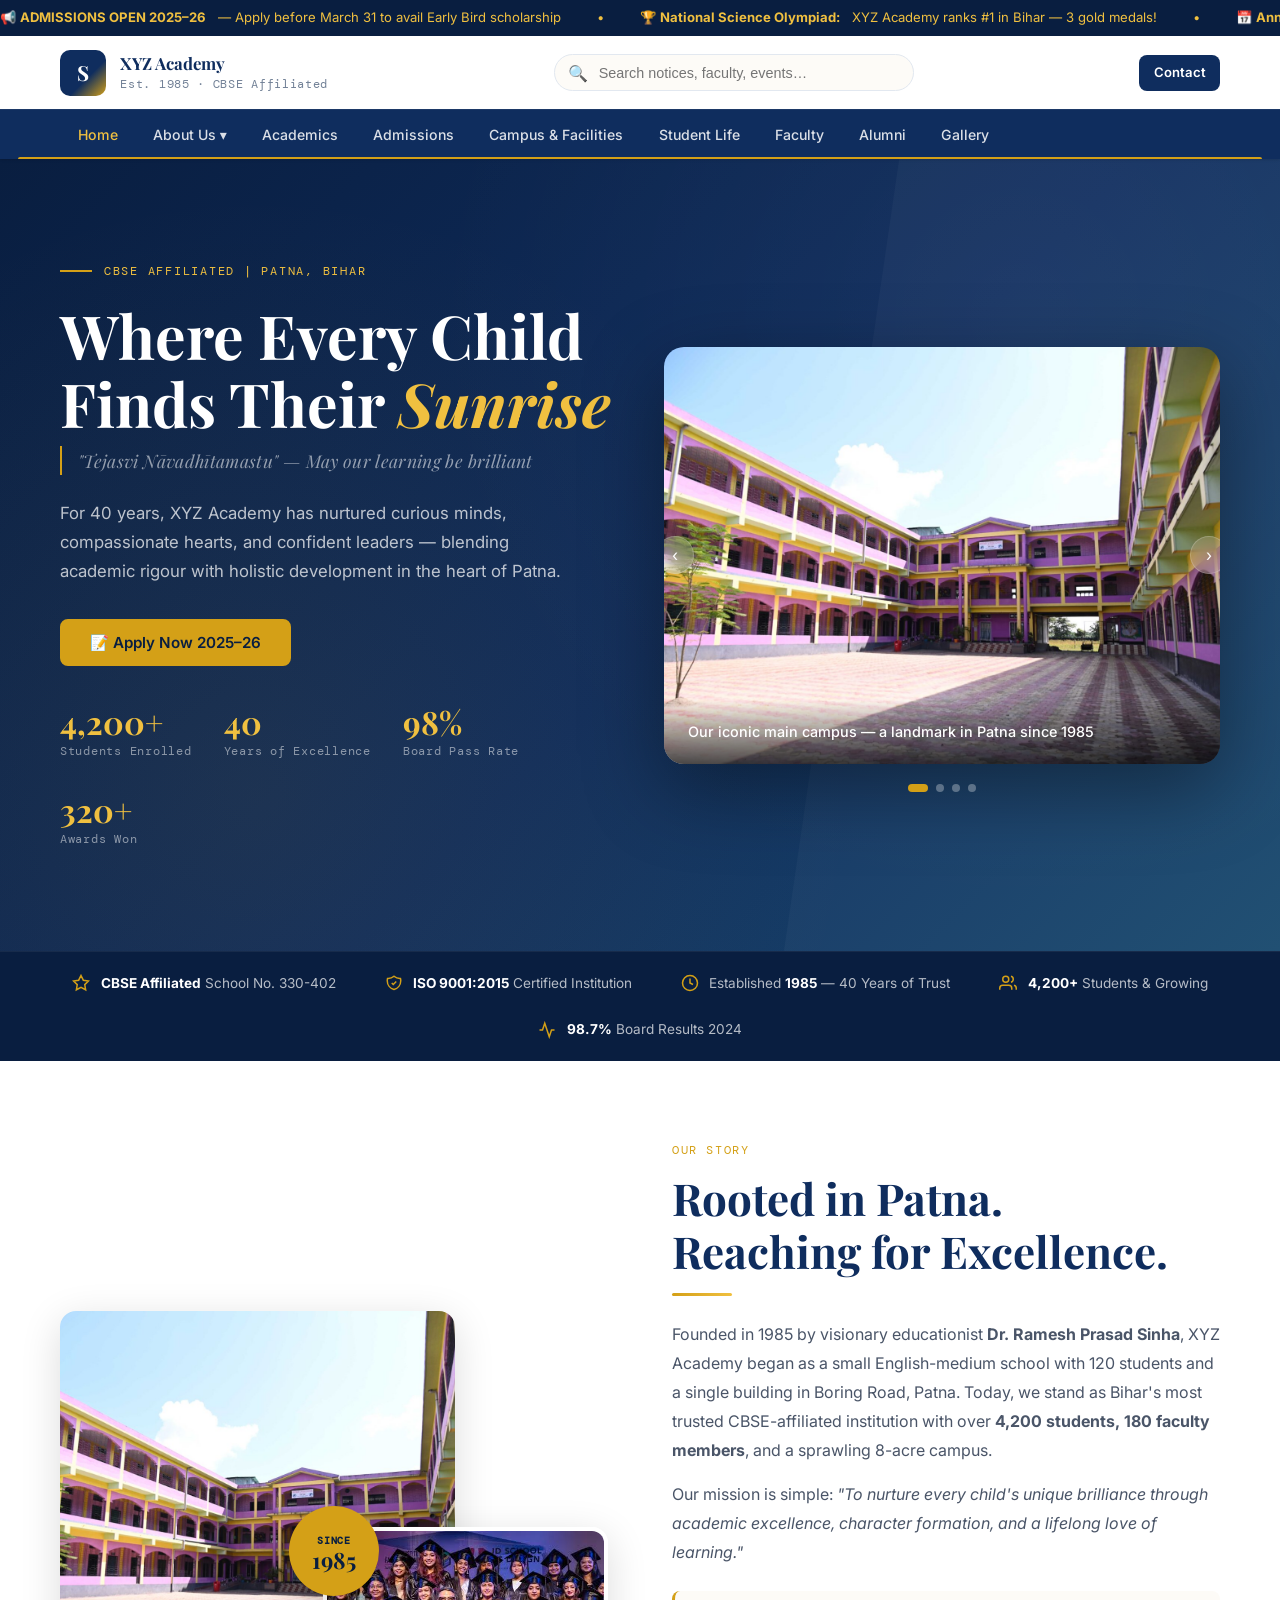
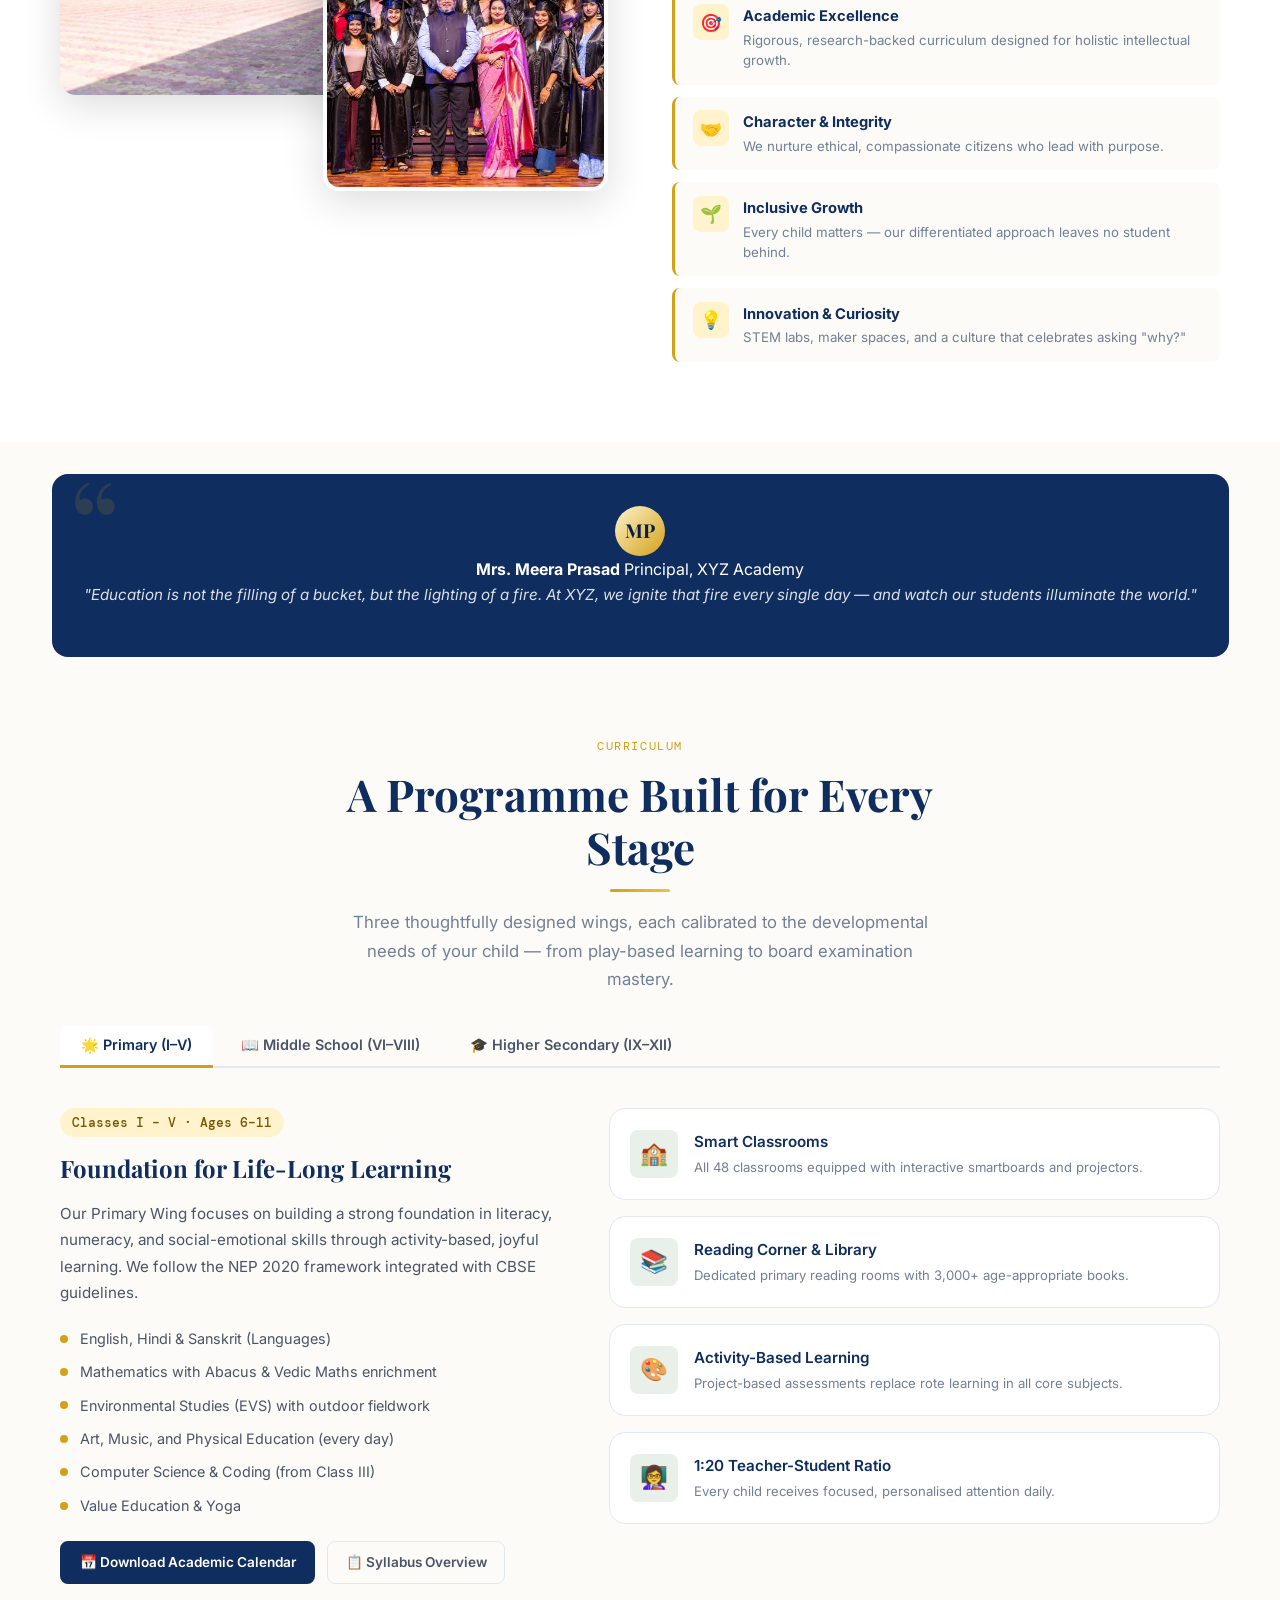
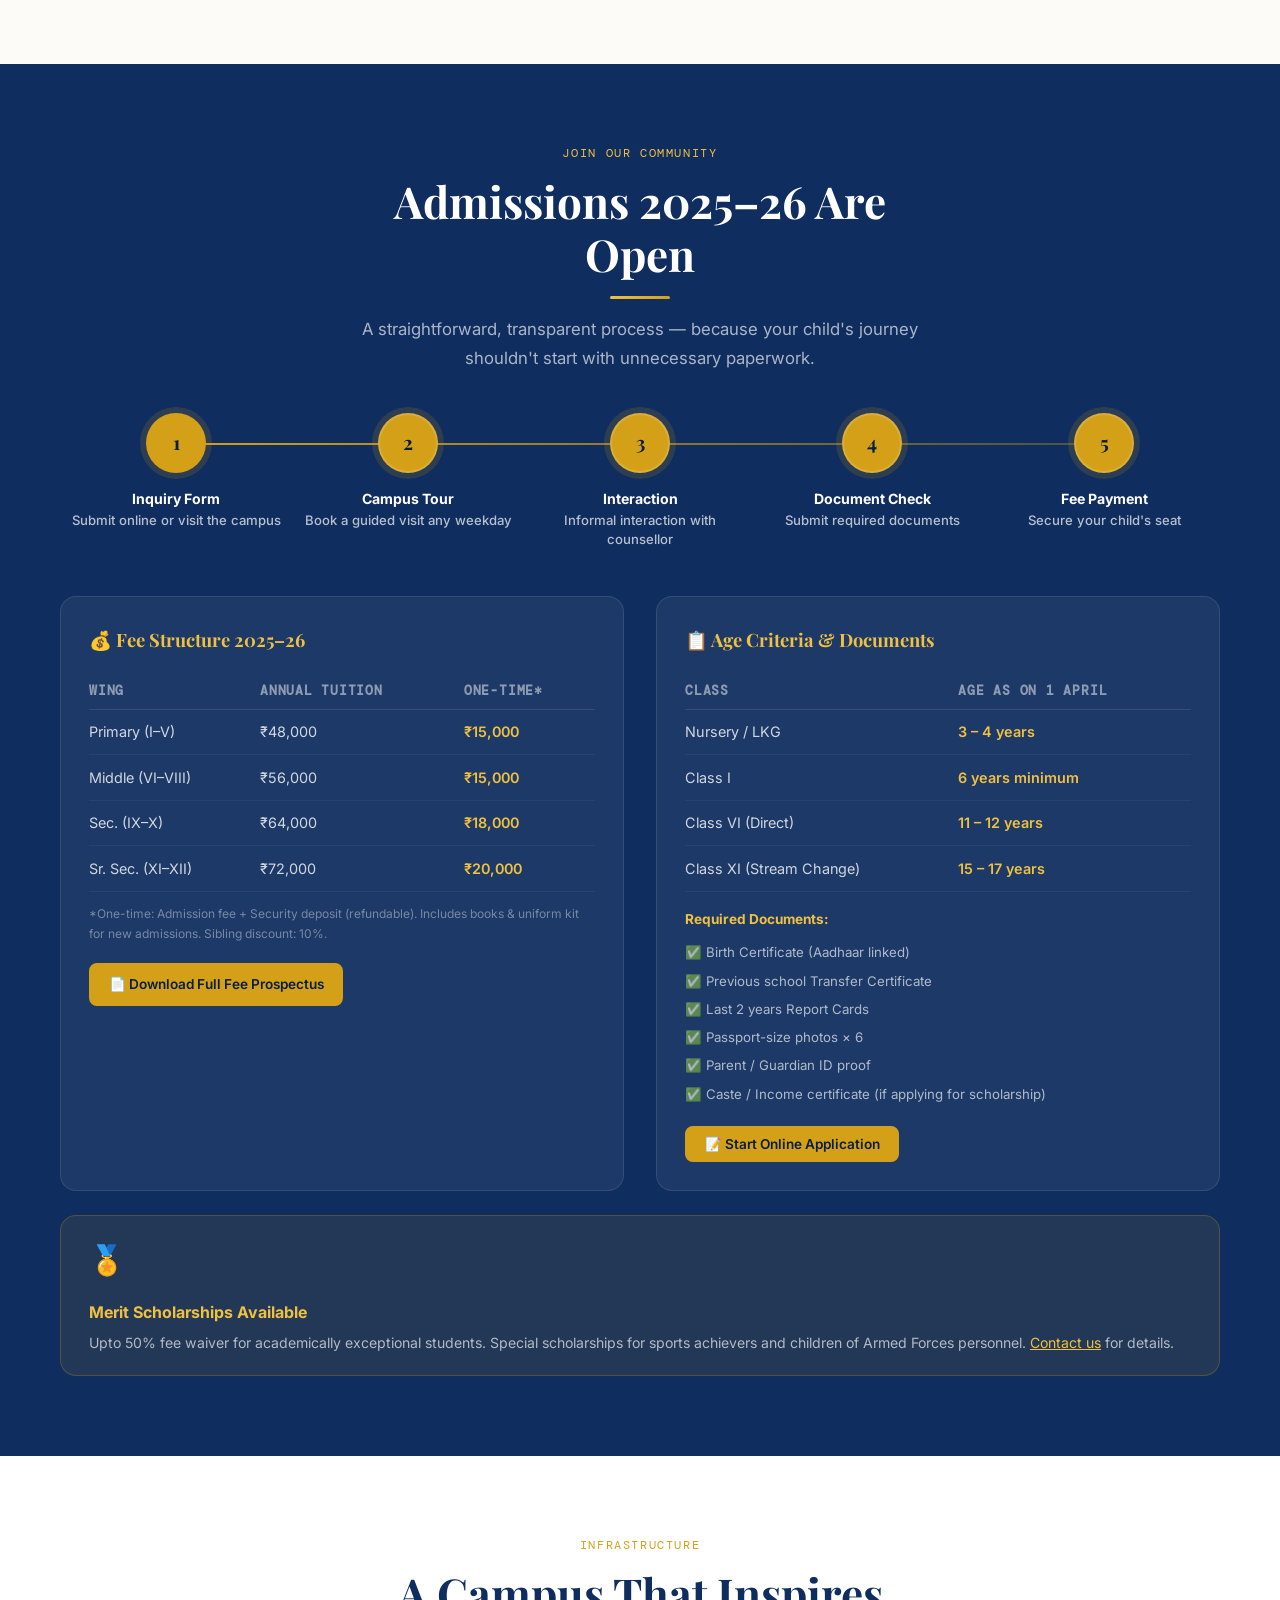
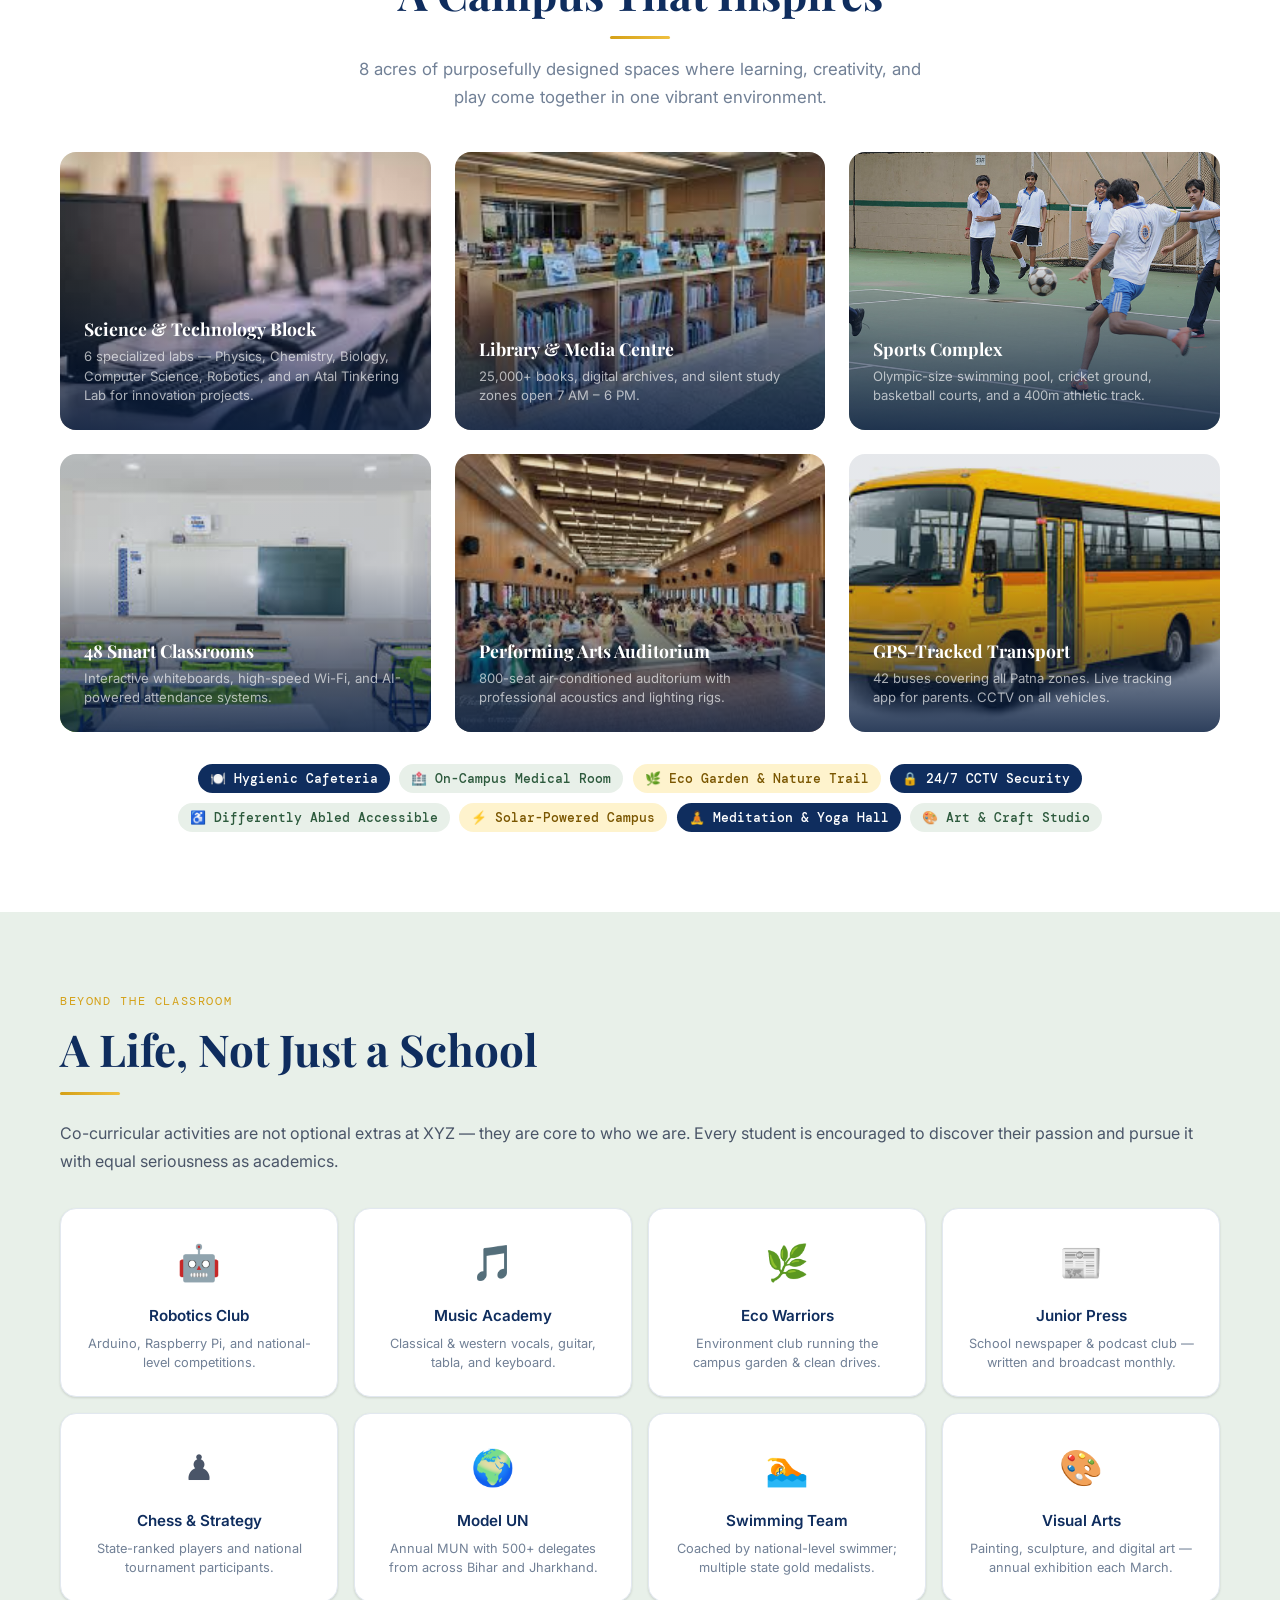
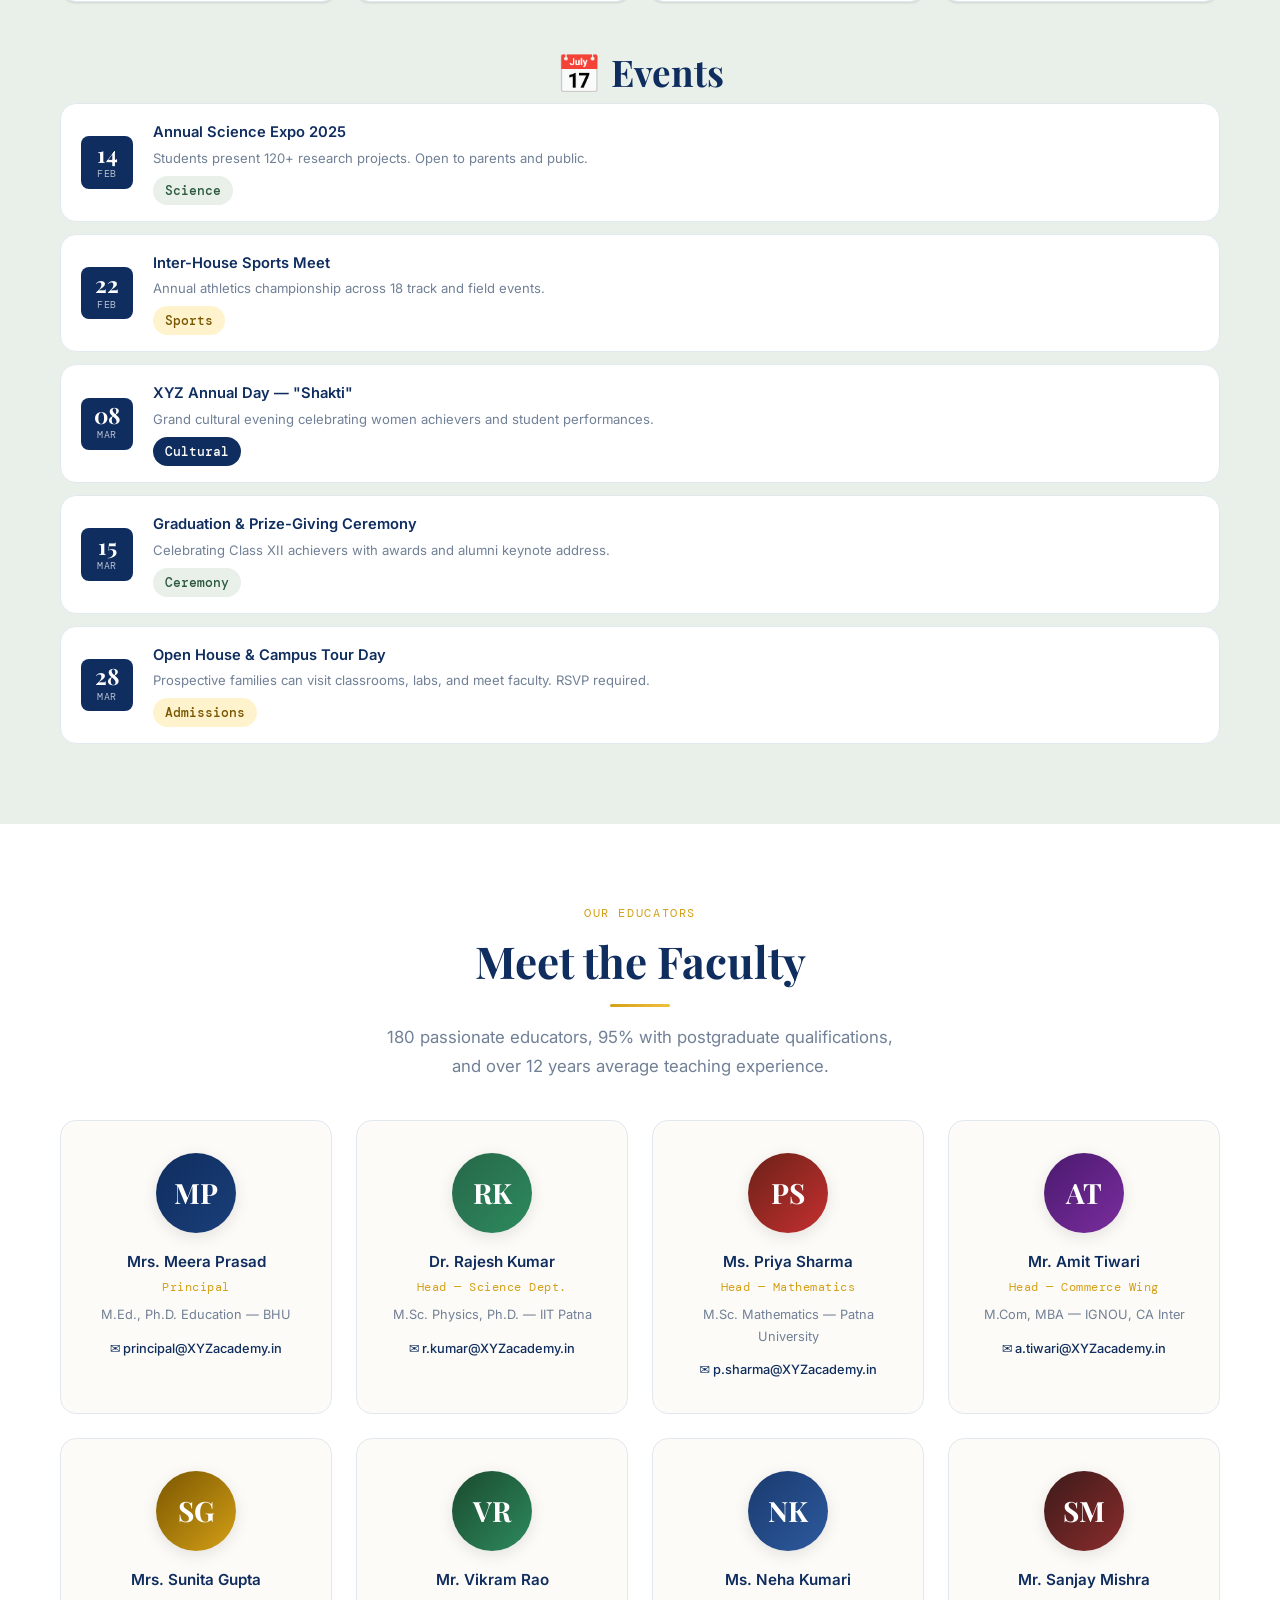
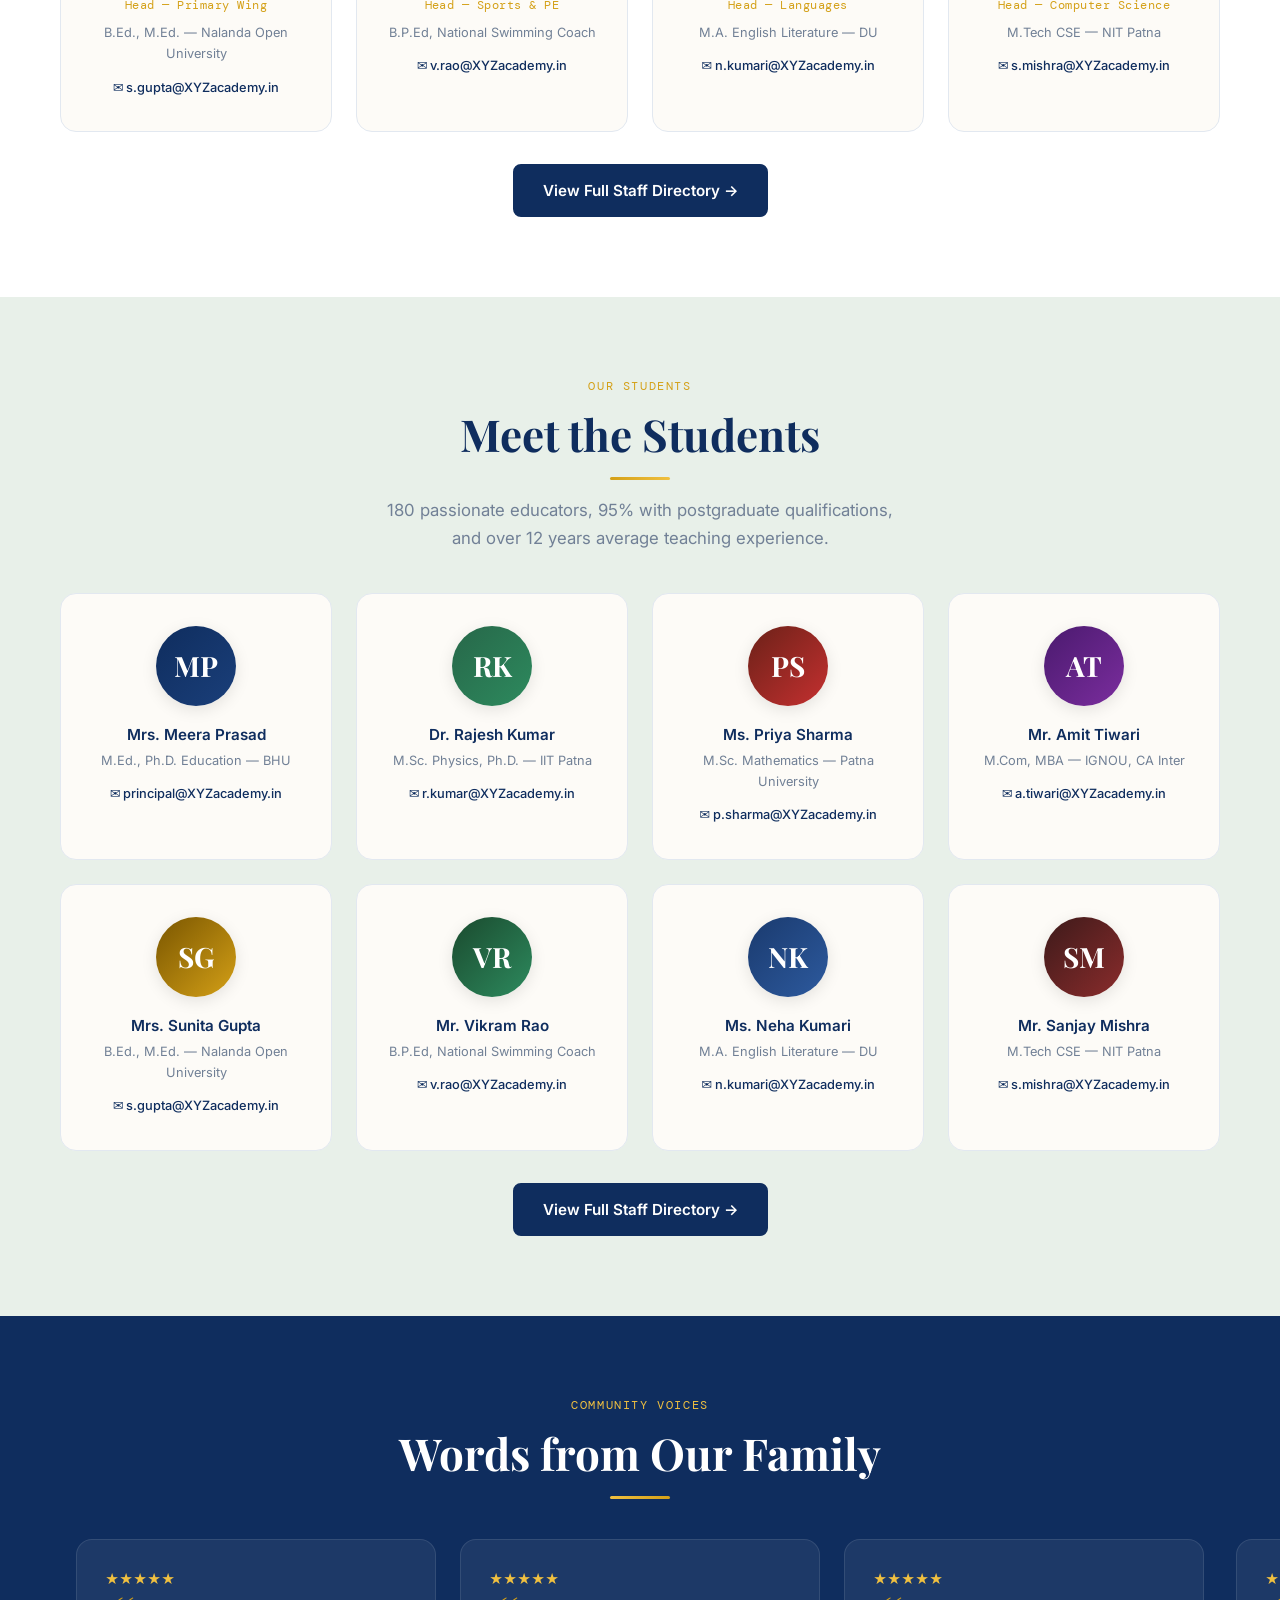
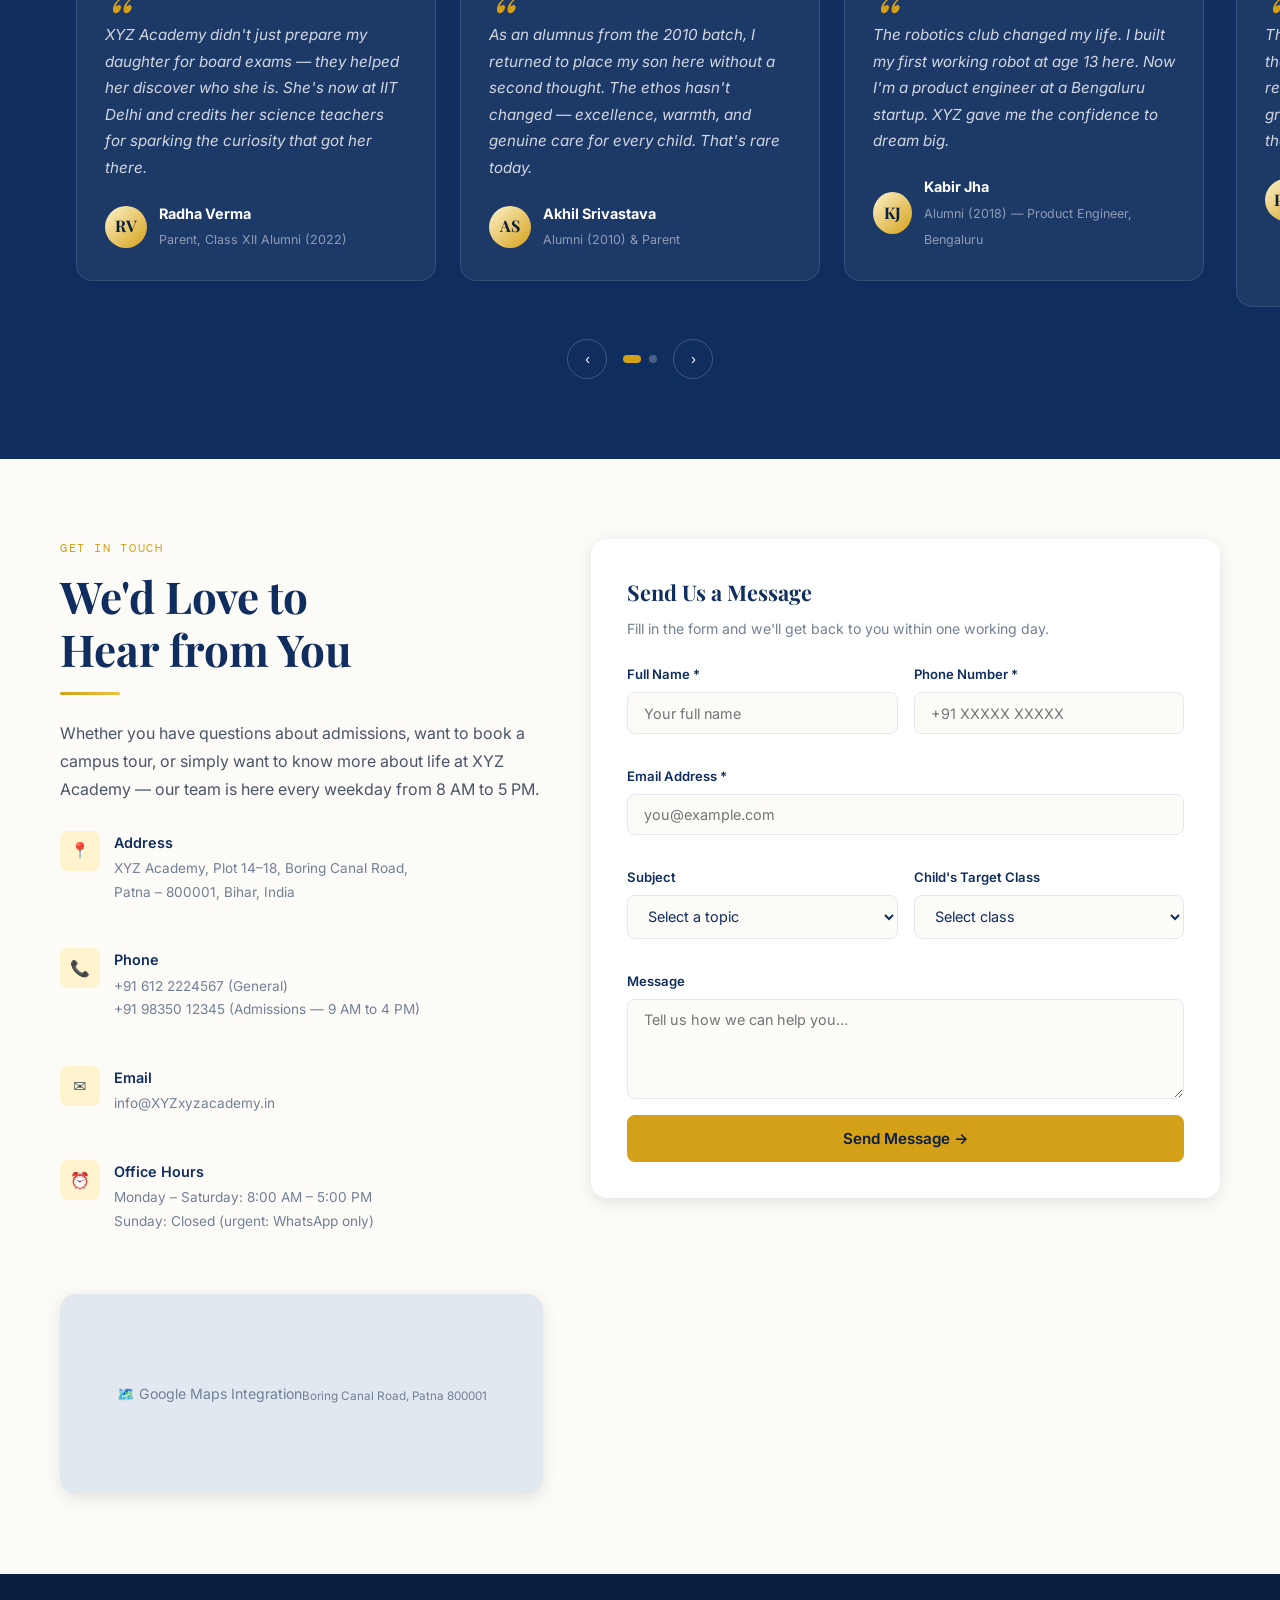
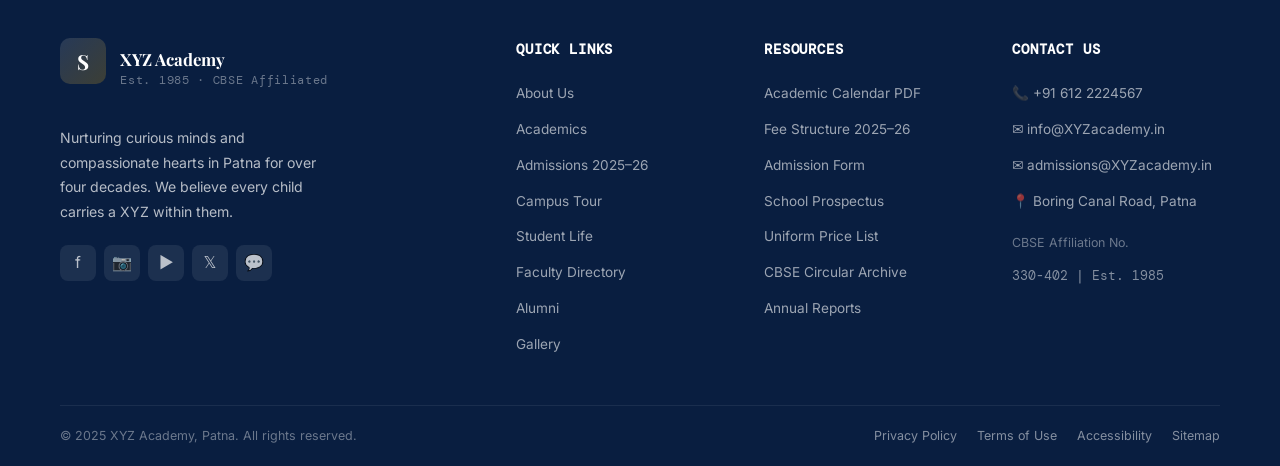
<file: p1.html>
<!DOCTYPE html>
<html lang="en">

<head>
    <meta charset="UTF-8" />
    <meta name="viewport" content="width=device-width,initial-scale=1.0" />
    <meta name="description"
        content="XYZ Academy — Excellence in Education since 1985. Admissions open for 2025-26. Best school in Patna for holistic development, academics & co-curriculars." />
    <meta name="keywords" content="best school in Patna, CBSE school Patna, admission 2025, XYZ Academy" />
    <meta property="og:title" content="XYZ Academy | Excellence in Every Child" />
    <meta property="og:description"
        content="Nurturing minds, building futures. Admissions open for 2025-26 academic session." />
    <title>XYZ Academy | Excellence in Every Child</title>

    <!-- Fonts -->
    <link rel="preconnect" href="https://fonts.googleapis.com" />
    <link rel="preconnect" href="https://fonts.gstatic.com" crossorigin />
    <link
        href="https://fonts.googleapis.com/css2?family=Playfair+Display:ital,wght@0,600;0,700;1,600&family=Inter:wght@300;400;500;600;700&family=DM+Mono:wght@400;500&display=swap"
        rel="stylesheet" />
    <link rel="stylesheet" href="p1.css" />
</head>

<body>

    <!-- ═══════════════════════════════════════════
     ANNOUNCEMENT RIBBON
══════════════════════════════════════════════ -->
    <div id="announce-ribbon" role="marquee" aria-label="School announcements">
        <div class="inner" id="ticker-inner">
            <span>📢 <strong>ADMISSIONS OPEN 2025–26</strong> — Apply before March 31 to avail Early Bird
                scholarship</span>
            &nbsp;&nbsp;&nbsp;•&nbsp;&nbsp;&nbsp;
            <span>🏆 <strong>National Science Olympiad:</strong> XYZ Academy ranks #1 in Bihar — 3 gold
                medals!</span>
            &nbsp;&nbsp;&nbsp;•&nbsp;&nbsp;&nbsp;
            <span>📅 <strong>Annual Day 2025:</strong> Register for parent passes by Feb 28</span>
            &nbsp;&nbsp;&nbsp;•&nbsp;&nbsp;&nbsp;
            <span>📢 <strong>ADMISSIONS OPEN 2025–26</strong> — Apply before March 31 to avail Early Bird
                scholarship</span>
            &nbsp;&nbsp;&nbsp;•&nbsp;&nbsp;&nbsp;
            <span>🏆 <strong>National Science Olympiad:</strong> XYZ Academy ranks #1 in Bihar — 3 gold
                medals!</span>
            &nbsp;&nbsp;&nbsp;•&nbsp;&nbsp;&nbsp;
            <span>📅 <strong>Annual Day 2025:</strong> Register for parent passes by Feb 28</span>
            &nbsp;&nbsp;&nbsp;•&nbsp;&nbsp;&nbsp;
        </div>
    </div>

    <!-- ═══════════════════════════════════════════
     HEADER
══════════════════════════════════════════════ -->
    <header id="site-header" role="banner">
        <div class="container">
            <div class="header-inner">
                <!-- Logo -->
                <a href="#" class="logo" aria-label="XYZ Academy home">
                    <div class="logo-mark" aria-hidden="true">S</div>
                    <div class="logo-text">
                        <strong>XYZ Academy</strong>
                        <span>Est. 1985 · CBSE Affiliated</span>
                    </div>
                </a>

                <!-- Search -->
                <div class="header-search" role="search">
                    <span class="search-icon" aria-hidden="true">🔍</span>
                    <input type="search" placeholder="Search notices, faculty, events…" aria-label="Search the website"
                        id="site-search" />
                </div>

                <!-- Quick links + Hamburger -->
                <div style="display:flex;align-items:center;gap:.75rem">
                    <nav class="quick-links" aria-label="Quick access">
                        <!-- <a href="#portals">Parent Portal</a> -->
                        <!-- <a href="#portals">Student Portal</a> -->
                        <a href="#contact" class="btn-portal">Contact</a>
                    </nav>
                    <button class="hamburger" id="hamburger-btn" aria-expanded="false" aria-controls="mobile-nav"
                        aria-label="Toggle navigation">
                        <span></span><span></span><span></span>
                    </button>
                </div>
            </div>
        </div>

        <!-- Main Navigation -->
        <nav id="main-nav" aria-label="Main navigation">
            <div class="container">
                <ul class="nav-inner" role="list">
                    <li><a href="#hero" class="nav-link active">Home</a></li>
                    <li class="nav-item">
                        <a href="#about" class="nav-link">About Us ▾</a>
                        <div class="dropdown" role="menu">
                            <a href="#about" role="menuitem">Our History</a>
                            <a href="#about" role="menuitem">Mission & Vision</a>
                            <a href="#about" role="menuitem">Principal's Message</a>
                            <a href="#about" role="menuitem">Core Values</a>
                        </div>
                    </li>
                    <li class="nav-item">
                        <a href="#academics" class="nav-link">Academics</a>
                        <!-- <div class="dropdown" role="menu">
                            <a href="#tab-primary" class="nav-link" role="menuitem">Primary Wing</a>
                            <a href="#tab-middle" class="nav-link" role="menuitem">Middle School</a>
                            <a href="#tab-higher" class="nav-link" role="menuitem">Higher Secondary</a>
                            <a href="#academics" class="nav-link" role="menuitem">Academic Calendar</a>
                        </div> -->
                    </li>
                    <li><a href="#admissions" class="nav-link">Admissions</a></li>
                    <li><a href="#facilities" class="nav-link">Campus & Facilities</a></li>
                    <li><a href="#student-life" class="nav-link">Student Life</a></li>
                    <!-- <li><a href="#notices" class="nav-link">Notice Board</a></li> -->
                    <li><a href="#faculty" class="nav-link">Faculty</a></li>
                    <li><a href="#Alumni" class="nav-link">Alumni</a></li>
                    <li><a href="#Gallery" class="nav-link">Gallery</a></li>
                    <!-- <li style="margin-left:auto">
                        <button onclick="openModal()" class="btn btn-primary btn-sm" style="margin:.4rem .5rem">Apply
                            Now →</button> -->
                    </li>
                </ul>
            </div>
        </nav>

        <!-- Mobile nav drawer -->
        <nav class="mobile-nav" id="mobile-nav" aria-label="Mobile navigation" aria-hidden="true">
            <a href="#hero">🏠 Home</a>
            <a href="#about">ℹ️ About Us</a>
            <a href="#academics">📚 Academics</a>
            <a href="#admissions">📝 Admissions</a>
            <a href="#facilities">🏛️ Campus & Facilities</a>
            <a href="#student-life">🎨 Student Life</a>
            <a href="#notices">📋 Notice Board</a>
            <a href="#faculty">👩‍🏫 Faculty</a>
            <a href="#contact">📞 Contact</a>
            <button onclick="openModal()" class="btn btn-primary" style="margin-top:.5rem;justify-content:center">Apply
                Now →</button>
        </nav>
    </header>

    <!-- ═══════════════════════════════════════════
     HERO SECTION
══════════════════════════════════════════════ -->
    <section id="hero" aria-labelledby="hero-title">
        <div class="hero-bg-pattern" aria-hidden="true"></div>
        <div class="hero-shape" aria-hidden="true"></div>
        <div class="container">
            <div class="hero-content">
                <div class="hero-left">
                    <div class="hero-eyebrow">
                        <div class="line" aria-hidden="true"></div>
                        <span>CBSE Affiliated | Patna, Bihar</span>
                    </div>

                    <h1 class="hero-title" id="hero-title">
                        Where Every Child<br />
                        Finds Their <em>Sunrise</em>
                    </h1>

                    <p class="hero-motto" aria-label="School motto">
                        "Tejasvi Nāvadhītamastu" — May our learning be brilliant
                    </p>

                    <p class="hero-desc">
                        For 40 years, XYZ Academy has nurtured curious minds, compassionate hearts, and confident
                        leaders — blending academic rigour with holistic development in the heart of Patna.
                    </p>

                    <div class="hero-ctas">
                        <button onclick="openModal()" class="btn btn-primary">
                            📝 Apply Now 2025–26
                        </button>
                        <!-- <a href="#about" class="btn btn-outline">
                            🏛️ Book Campus Tour
                        </a> -->
                    </div>

                    <div class="stats-ticker" role="list" aria-label="Key statistics">
                        <div class="stat-item" role="listitem">
                            <div class="stat-num" id="stat1">0</div>
                            <div class="stat-label">Students Enrolled</div>
                        </div>
                        <div class="stat-item" role="listitem">
                            <div class="stat-num" id="stat2">0</div>
                            <div class="stat-label">Years of Excellence</div>
                        </div>
                        <div class="stat-item" role="listitem">
                            <div class="stat-num" id="stat3">0%</div>
                            <div class="stat-label">Board Pass Rate</div>
                        </div>
                        <div class="stat-item" role="listitem">
                            <div class="stat-num" id="stat4">0+</div>
                            <div class="stat-label">Awards Won</div>
                        </div>
                    </div>
                </div>

                <!-- Image Carousel -->
                <div class="hero-right" aria-label="Campus photo carousel">
                    <div class="carousel-frame" id="hero-carousel">
                        <div class="carousel-slides" id="carousel-slides">
                            <!-- Slide 1 -->
                            <div class="carousel-slide">
                                <div class="slide-placeholder"
                                    style="background:linear-gradient(135deg,#1a4a6e 0%,#0F2D5E 100%)">
                                    <!-- <span style="font-size:4rem">🏫</span> -->
                                    <!-- <span>Main Campus Building</span> -->
                                    <img src="MPS_P1-1536x1022.jpg"
                                        style="object-fit: cover; width: 100%; height: 100%; " alt="">
                                </div>
                                <div class="slide-caption" style="z-index: 100px;">Our iconic main campus — a landmark
                                    in Patna since 1985</div>
                            </div>
                            <!-- Slide 2 -->
                            <div class="carousel-slide">
                                <div class="slide-placeholder"
                                    style="background:linear-gradient(135deg,#276749 0%,#2d5a3d 100%)">
                                    <!-- <span style="font-size:4rem">🔬</span>
                                    <span>State-of-the-Art Science Labs</span> -->

                                    <img src="g-h-raisoni-university-saikheda-349515.webp"
                                        style="object-fit: cover; width: 100%; height: 100%;" alt="">
                                </div>
                                <div class=" slide-caption" style="z-index: 100px">Modern laboratories equipped with
                                    latest instruments
                                </div>
                            </div>
                            <!-- Slide 3 -->
                            <div class="carousel-slide">
                                <div class="slide-placeholder"
                                    style="background:linear-gradient(135deg,#7a5600 0%,#D4A017 100%)">
                                    <!-- <span style="font-size:4rem">🏆</span>
                                    <span>National Award Winners</span> -->
                                    <img src="images.jpeg" style="object-fit: cover; width: 100%; height: 100%;" alt="">

                                </div>
                                <div class="slide-caption" style="z-index: 100px">Our students shine at state and national competitions</div>
                            </div>
                            <!-- Slide 4 -->
                            <div class="carousel-slide">
                                <div class="slide-placeholder"
                                    style="background:linear-gradient(135deg,#4a1a6e 0%,#7b2d9e 100%)">
                                    <!-- <span style="font-size:4rem">🎭</span>
                                    <span>Cultural & Arts Programs</span> -->
                                    <img src="images (1).jpeg" style="object-fit: cover; width: 100%; height: 100%;" alt="">
                                </div>
                                <div class="slide-caption" style="z-index: 100px" >Annual cultural festivals celebrating creativity</div>
                            </div>
                        </div>
                        <div class="carousel-nav" aria-label="Carousel navigation">
                            <button class="carousel-btn" id="carousel-prev" aria-label="Previous slide">‹</button>
                            <button class="carousel-btn" id="carousel-next" aria-label="Next slide">›</button>
                        </div>
                    </div>
                    <div class="carousel-dots" role="tablist" id="carousel-dots"></div>
                </div>
            </div>
        </div>
    </section>

    <!-- Trust Bar -->
    <div id="trust-bar" role="complementary" aria-label="Accreditations">
        <div class="container">
            <div class="trust-bar-inner">
                <div class="trust-item">
                    <svg width="18" height="18" viewBox="0 0 24 24" fill="none" stroke="currentColor" stroke-width="2"
                        aria-hidden="true">
                        <path
                            d="M12 2l3.09 6.26L22 9.27l-5 4.87 1.18 6.88L12 17.77l-6.18 3.25L7 14.14 2 9.27l6.91-1.01L12 2z" />
                    </svg>
                    <span><strong>CBSE Affiliated</strong> School No. 330-402</span>
                </div>
                <div class="trust-item">
                    <svg width="18" height="18" viewBox="0 0 24 24" fill="none" stroke="currentColor" stroke-width="2"
                        aria-hidden="true">
                        <path
                            d="M9 12l2 2 4-4m5.618-4.016A11.955 11.955 0 0112 2.944a11.955 11.955 0 01-8.618 3.04A12.02 12.02 0 003 9c0 5.591 3.824 10.29 9 11.622 5.176-1.332 9-6.03 9-11.622 0-1.042-.133-2.052-.382-3.016z" />
                    </svg>
                    <span><strong>ISO 9001:2015</strong> Certified Institution</span>
                </div>
                <div class="trust-item">
                    <svg width="18" height="18" viewBox="0 0 24 24" fill="none" stroke="currentColor" stroke-width="2"
                        aria-hidden="true">
                        <circle cx="12" cy="12" r="10" />
                        <polyline points="12 6 12 12 16 14" />
                    </svg>
                    <span>Established <strong>1985</strong> — 40 Years of Trust</span>
                </div>
                <div class="trust-item">
                    <svg width="18" height="18" viewBox="0 0 24 24" fill="none" stroke="currentColor" stroke-width="2"
                        aria-hidden="true">
                        <path d="M17 21v-2a4 4 0 00-4-4H5a4 4 0 00-4 4v2" />
                        <circle cx="9" cy="7" r="4" />
                        <path d="M23 21v-2a4 4 0 00-3-3.87" />
                        <path d="M16 3.13a4 4 0 010 7.75" />
                    </svg>
                    <span><strong>4,200+</strong> Students & Growing</span>
                </div>
                <div class="trust-item">
                    <svg width="18" height="18" viewBox="0 0 24 24" fill="none" stroke="currentColor" stroke-width="2"
                        aria-hidden="true">
                        <polyline points="22 12 18 12 15 21 9 3 6 12 2 12" />
                    </svg>
                    <span><strong>98.7%</strong> Board Results 2024</span>
                </div>
            </div>
        </div>
    </div>

    <!-- ═══════════════════════════════════════════
     ABOUT US
══════════════════════════════════════════════ -->
    <section id="about" aria-labelledby="about-title" style="padding:5rem 0;background:var(--white)">
        <div class="container">
            <div class="about-grid">
                <!-- Image stack -->
                <div class="about-img-stack" aria-hidden="true">
                    <div class="about-img-main">
                        <div class="img-placeholder"
                            style="background:linear-gradient(135deg,var(--navy-deep),var(--navy-light))">
                            <!-- <span style="font-size:4rem">🏫</span> -->
                            <!-- <span>Historical Campus Photo</span> -->
                             <img src="MPS_P1-1536x1022.jpg" style="object-fit: cover; width: 100%; height: 100%;" alt="">
                        </div>
                    </div>
                    <div class="about-img-accent">
                        <div class="img-placeholder" style="background:linear-gradient(135deg,var(--gold),#7a5600)">
                            <!-- <span style="font-size:2.5rem">🎓</span>
                            <span>Graduation Day</span> -->
                            <img src="images (2).jpeg" style="object-fit: cover; width: 100%; height: 100%;" alt="">
                        </div>
                    </div>
                    <div class="founded-badge">
                        <small>SINCE</small>
                        <big>1985</big>
                    </div>
                </div>

                <!-- Content -->
                <div class="about-content">
                    <span class="section-label">Our Story</span>
                    <h2 class="section-title" id="about-title">Rooted in Patna.<br />Reaching for Excellence.</h2>
                    <div class="divider" aria-hidden="true"></div>
                    <p style="color:var(--slate);line-height:1.8;margin-bottom:1rem">
                        Founded in 1985 by visionary educationist <strong>Dr. Ramesh Prasad Sinha</strong>, XYZ
                        Academy began as a small English-medium school with 120 students and a single building in Boring
                        Road, Patna. Today, we stand as Bihar's most trusted CBSE-affiliated institution with over
                        <strong>4,200 students, 180 faculty members</strong>, and a sprawling 8-acre campus.
                    </p>
                    <p style="color:var(--slate);line-height:1.8;margin-bottom:1.5rem">
                        Our mission is simple: <em>"To nurture every child's unique brilliance through academic
                            excellence, character formation, and a lifelong love of learning."</em>
                    </p>

                    <div class="values-list" role="list" aria-label="Core values">
                        <div class="value-item" role="listitem">
                            <div class="value-icon" aria-hidden="true">🎯</div>
                            <div class="value-text">
                                <strong>Academic Excellence</strong>
                                <p>Rigorous, research-backed curriculum designed for holistic intellectual growth.</p>
                            </div>
                        </div>
                        <div class="value-item" role="listitem">
                            <div class="value-icon" aria-hidden="true">🤝</div>
                            <div class="value-text">
                                <strong>Character & Integrity</strong>
                                <p>We nurture ethical, compassionate citizens who lead with purpose.</p>
                            </div>
                        </div>
                        <div class="value-item" role="listitem">
                            <div class="value-icon" aria-hidden="true">🌱</div>
                            <div class="value-text">
                                <strong>Inclusive Growth</strong>
                                <p>Every child matters — our differentiated approach leaves no student behind.</p>
                            </div>
                        </div>
                        <div class="value-item" role="listitem">
                            <div class="value-icon" aria-hidden="true">💡</div>
                            <div class="value-text">
                                <strong>Innovation & Curiosity</strong>
                                <p>STEM labs, maker spaces, and a culture that celebrates asking "why?"</p>
                            </div>
                        </div>
                    </div>
                </div>
            </div>
        </div>
    </section>
    

    <section>

        <!-- Principal Message -->
        <div class="principal-card" aria-labelledby="principal-name">
            <div class="principal-avatar"  aria-hidden="true">MP</div>
            <div>
                <strong id="principal-name">Mrs. Meera Prasad</strong>
                <span>Principal, XYZ Academy</span>
            </div>
            <p>"Education is not the filling of a bucket, but the lighting of a fire. At XYZ, we ignite
                that fire every single day — and watch our students illuminate the world."</p>
                <div class="principal-info">
                </div>
            </div>
        </section>

    <!-- ═══════════════════════════════════════════
     ACADEMICS
══════════════════════════════════════════════ -->
    <section id="academics" aria-labelledby="academics-title">
        <div class="container">
            <div style="text-align:center;max-width:600px;margin:0 auto 2rem">
                <span class="section-label">Curriculum</span>
                <h2 class="section-title" id="academics-title">A Programme Built for Every Stage</h2>
                <div class="divider" aria-hidden="true" style="margin:0 auto 1rem"></div>
                <p class="section-subtitle" style="margin:0 auto">Three thoughtfully designed wings, each calibrated to
                    the developmental needs of your child — from play-based learning to board examination mastery.</p>
            </div>

            <!-- Wing Tabs -->
            <div class="wings-tabs" role="tablist" aria-label="Academic wings">
                <button class="wing-tab active" role="tab" aria-selected="true" aria-controls="wing-primary"
                    id="tab-primary" onclick="switchWing(this,'wing-primary')">🌟 Primary (I–V)</button>
                <button class="wing-tab" role="tab" aria-selected="false" aria-controls="wing-middle" id="tab-middle"
                    onclick="switchWing(this,'wing-middle')">📖 Middle School (VI–VIII)</button>
                <button class="wing-tab" role="tab" aria-selected="false" aria-controls="wing-higher" id="tab-higher"
                    onclick="switchWing(this,'wing-higher')">🎓 Higher Secondary (IX–XII)</button>
            </div>

            <!-- Primary Wing -->
            <div class="wing-panel active" id="wing-primary" role="tabpanel" aria-labelledby="tab-primary">
                <div class="wing-info">
                    <span class="tag tag--gold" style="margin-bottom:.75rem">Classes I – V · Ages 6–11</span>
                    <h3>Foundation for Life-Long Learning</h3>
                    <p>Our Primary Wing focuses on building a strong foundation in literacy, numeracy, and
                        social-emotional skills through activity-based, joyful learning. We follow the NEP 2020
                        framework integrated with CBSE guidelines.</p>
                    <div class="curriculum-items" role="list" aria-label="Subjects offered">
                        <div class="curriculum-item" role="listitem">English, Hindi & Sanskrit (Languages)</div>
                        <div class="curriculum-item" role="listitem">Mathematics with Abacus & Vedic Maths enrichment
                        </div>
                        <div class="curriculum-item" role="listitem">Environmental Studies (EVS) with outdoor fieldwork
                        </div>
                        <div class="curriculum-item" role="listitem">Art, Music, and Physical Education (every day)
                        </div>
                        <div class="curriculum-item" role="listitem">Computer Science & Coding (from Class III)</div>
                        <div class="curriculum-item" role="listitem">Value Education & Yoga</div>
                    </div>
                    <div style="display:flex;flex-wrap:wrap;gap:.75rem">
                        <a href="CBSE-Fee-Structure-2025-26.pdf" class="btn btn-navy btn-sm">📅 Download Academic Calendar</a>
                        <a href="CBSE_Parenting_Calendar-2026-2027_29042026.pdf" class="btn btn-sm" style="border:1.5px solid var(--border);color:var(--slate)">📋
                            Syllabus Overview</a>
                    </div>
                </div>
                <div class="academics-cards">
                    <div class="academic-card">
                        <div class="academic-card-icon">🏫</div>
                        <div>
                            <h4>Smart Classrooms</h4>
                            <p>All 48 classrooms equipped with interactive smartboards and projectors.</p>
                        </div>
                    </div>
                    <div class="academic-card">
                        <div class="academic-card-icon">📚</div>
                        <div>
                            <h4>Reading Corner & Library</h4>
                            <p>Dedicated primary reading rooms with 3,000+ age-appropriate books.</p>
                        </div>
                    </div>
                    <div class="academic-card">
                        <div class="academic-card-icon">🎨</div>
                        <div>
                            <h4>Activity-Based Learning</h4>
                            <p>Project-based assessments replace rote learning in all core subjects.</p>
                        </div>
                    </div>
                    <div class="academic-card">
                        <div class="academic-card-icon">👩‍🏫</div>
                        <div>
                            <h4>1:20 Teacher-Student Ratio</h4>
                            <p>Every child receives focused, personalised attention daily.</p>
                        </div>
                    </div>
                </div>
            </div>

            <!-- Middle School Wing -->
            <div class="wing-panel" id="wing-middle" role="tabpanel" aria-labelledby="tab-middle">
                <div class="wing-info">
                    <span class="tag tag--navy" style="margin-bottom:.75rem">Classes VI – VIII · Ages 11–14</span>
                    <h3>Deepening Knowledge, Building Character</h3>
                    <p>Middle School bridges curiosity and rigour. Students explore specialized subjects, begin
                        skill-based electives, and take on leadership responsibilities through student councils and
                        clubs.</p>
                    <div class="curriculum-items" role="list">
                        <div class="curriculum-item" role="listitem">Science (Physics, Chemistry, Biology —
                            lab-integrated)</div>
                        <div class="curriculum-item" role="listitem">Mathematics & Statistics</div>
                        <div class="curriculum-item" role="listitem">Social Science (History, Geography, Civics)</div>
                        <div class="curriculum-item" role="listitem">Three languages (English, Hindi, Sanskrit/French)
                        </div>
                        <div class="curriculum-item" role="listitem">Informatics Practices & AI Foundations</div>
                        <div class="curriculum-item" role="listitem">Electives: Robotics, Public Speaking, Fine Arts
                        </div>
                    </div>
                    <div style="display:flex;flex-wrap:wrap;gap:.75rem">
                        <a href="#" class="btn btn-navy btn-sm">📅 Download Academic Calendar</a>
                        <a href="#" class="btn btn-sm" style="border:1.5px solid var(--border);color:var(--slate)">📋
                            Syllabus Overview</a>
                    </div>
                </div>
                <div class="academics-cards">
                    <div class="academic-card">
                        <div class="academic-card-icon">🔬</div>
                        <div>
                            <h4>Integrated Science Labs</h4>
                            <p>Hands-on experiments in dedicated Physics, Chemistry & Biology labs.</p>
                        </div>
                    </div>
                    <div class="academic-card">
                        <div class="academic-card-icon">🌍</div>
                        <div>
                            <h4>Model UN & Debate</h4>
                            <p>Annual MUN conference develops global awareness and communication.</p>
                        </div>
                    </div>
                    <div class="academic-card">
                        <div class="academic-card-icon">💻</div>
                        <div>
                            <h4>Coding & AI Lab</h4>
                            <p>Python, Scratch, and AI basics — preparing students for the digital age.</p>
                        </div>
                    </div>
                    <div class="academic-card">
                        <div class="academic-card-icon">📊</div>
                        <div>
                            <h4>Continuous Assessment</h4>
                            <p>Portfolio-based evaluation alongside periodic tests — zero exam pressure.</p>
                        </div>
                    </div>
                </div>
            </div>

            <!-- Higher Secondary Wing -->
            <div class="wing-panel" id="wing-higher" role="tabpanel" aria-labelledby="tab-higher">
                <div class="wing-info">
                    <span class="tag tag--sage" style="margin-bottom:.75rem">Classes IX – XII · Ages 14–18</span>
                    <h3>Board Mastery & Career Readiness</h3>
                    <p>Our Higher Secondary wing offers Science, Commerce, and Humanities streams with dedicated
                        counselling, mock board series, and university application support guiding students to their
                        dream colleges.</p>
                    <div class="curriculum-items" role="list">
                        <div class="curriculum-item" role="listitem">Science Stream: PCM / PCB / PCMB</div>
                        <div class="curriculum-item" role="listitem">Commerce Stream: Accountancy, Economics, Business
                            Studies</div>
                        <div class="curriculum-item" role="listitem">Humanities: History, Political Science, Psychology,
                            Fine Arts</div>
                        <div class="curriculum-item" role="listitem">JEE/NEET/CLAT Foundation batches (after school)
                        </div>
                        <div class="curriculum-item" role="listitem">Career Counselling & University Guidance Cell</div>
                        <div class="curriculum-item" role="listitem">Internship Programme with partner companies</div>
                    </div>
                    <div style="display:flex;flex-wrap:wrap;gap:.75rem">
                        <a href="#" class="btn btn-navy btn-sm">📅 Download Academic Calendar</a>
                        <a href="#" class="btn btn-sm" style="border:1.5px solid var(--border);color:var(--slate)">📋
                            Syllabus Overview</a>
                    </div>
                </div>
                <div class="academics-cards">
                    <div class="academic-card">
                        <div class="academic-card-icon">🏅</div>
                        <div>
                            <h4>98.7% Board Results</h4>
                            <p>Consistent top performer in Bihar region for CBSE Class X & XII.</p>
                        </div>
                    </div>
                    <div class="academic-card">
                        <div class="academic-card-icon">🎓</div>
                        <div>
                            <h4>Alumni at IITs & IIMs</h4>
                            <p>Over 340 alumni in premier national and international institutions.</p>
                        </div>
                    </div>
                    <div class="academic-card">
                        <div class="academic-card-icon">🔭</div>
                        <div>
                            <h4>Research Projects</h4>
                            <p>Students publish papers and present at state-level science congresses.</p>
                        </div>
                    </div>
                    <div class="academic-card">
                        <div class="academic-card-icon">📱</div>
                        <div>
                            <h4>Digital Learning Portal</h4>
                            <p>24/7 access to recorded lessons, doubt-clearing sessions, and e-notes.</p>
                        </div>
                    </div>
                </div>
            </div>
        </div>
    </section>

    <!-- ═══════════════════════════════════════════
     ADMISSIONS
══════════════════════════════════════════════ -->
    <section id="admissions" aria-labelledby="admissions-title">
        <div class="container admissions-inner">
            <div style="text-align:center;max-width:580px;margin:0 auto 2rem">
                <span class="section-label">Join Our Community</span>
                <h2 class="section-title" id="admissions-title">Admissions 2025–26 Are Open</h2>
                <div class="divider" aria-hidden="true"
                    style="margin:0 auto 1rem;background:linear-gradient(90deg,var(--gold-light),var(--gold))"></div>
                <p class="section-subtitle">A straightforward, transparent process — because your child's journey
                    shouldn't start with unnecessary paperwork.</p>
            </div>

            <!-- Step process -->
            <div class="process-steps" role="list" aria-label="Admission process steps">
                <div class="process-step" role="listitem">
                    <div class="step-circle">1</div>
                    <div class="step-label"><strong>Inquiry Form</strong>Submit online or visit the campus</div>
                </div>
                <div class="process-step done" role="listitem">
                    <div class="step-circle">2</div>
                    <div class="step-label"><strong>Campus Tour</strong>Book a guided visit any weekday</div>
                </div>
                <div class="process-step done" role="listitem">
                    <div class="step-circle">3</div>
                    <div class="step-label"><strong>Interaction</strong>Informal interaction with counsellor</div>
                </div>
                <div class="process-step done" role="listitem">
                    <div class="step-circle">4</div>
                    <div class="step-label"><strong>Document Check</strong>Submit required documents</div>
                </div>
                <div class="process-step done" role="listitem">
                    <div class="step-circle">5</div>
                    <div class="step-label"><strong>Fee Payment</strong>Secure your child's seat</div>
                </div>
            </div>

            <div class="admissions-grid">
                <!-- Fee Structure -->
                <div class="admission-box">
                    <h3>💰 Fee Structure 2025–26</h3>
                    <table class="fee-table">
                        <thead>
                            <tr>
                                <th>Wing</th>
                                <th>Annual Tuition</th>
                                <th>One-Time*</th>
                            </tr>
                        </thead>
                        <tbody>
                            <tr>
                                <td>Primary (I–V)</td>
                                <td>₹48,000</td>
                                <td>₹15,000</td>
                            </tr>
                            <tr>
                                <td>Middle (VI–VIII)</td>
                                <td>₹56,000</td>
                                <td>₹15,000</td>
                            </tr>
                            <tr>
                                <td>Sec. (IX–X)</td>
                                <td>₹64,000</td>
                                <td>₹18,000</td>
                            </tr>
                            <tr>
                                <td>Sr. Sec. (XI–XII)</td>
                                <td>₹72,000</td>
                                <td>₹20,000</td>
                            </tr>
                        </tbody>
                    </table>
                    <p style="font-size:.75rem;color:rgba(255,255,255,.4);margin-top:.75rem">*One-time: Admission fee +
                        Security deposit (refundable). Includes books & uniform kit for new admissions. Sibling
                        discount: 10%.</p>
                    <a href="#" class="btn btn-primary btn-sm" style="margin-top:1.25rem">📄 Download Full Fee
                        Prospectus</a>
                </div>

                <!-- Age Criteria & Documents -->
                <div class="admission-box">
                    <h3>📋 Age Criteria & Documents</h3>
                    <table class="fee-table">
                        <thead>
                            <tr>
                                <th>Class</th>
                                <th>Age as on 1 April</th>
                            </tr>
                        </thead>
                        <tbody>
                            <tr>
                                <td>Nursery / LKG</td>
                                <td>3 – 4 years</td>
                            </tr>
                            <tr>
                                <td>Class I</td>
                                <td>6 years minimum</td>
                            </tr>
                            <tr>
                                <td>Class VI (Direct)</td>
                                <td>11 – 12 years</td>
                            </tr>
                            <tr>
                                <td>Class XI (Stream Change)</td>
                                <td>15 – 17 years</td>
                            </tr>
                        </tbody>
                    </table>
                    <p style="color:rgba(255,255,255,.65);font-size:.85rem;margin-top:1rem;margin-bottom:.75rem"><strong
                            style="color:var(--gold-light)">Required Documents:</strong></p>
                    <ul
                        style="display:flex;flex-direction:column;gap:.4rem;font-size:.83rem;color:rgba(255,255,255,.65)">
                        <li>✅ Birth Certificate (Aadhaar linked)</li>
                        <li>✅ Previous school Transfer Certificate</li>
                        <li>✅ Last 2 years Report Cards</li>
                        <li>✅ Passport-size photos × 6</li>
                        <li>✅ Parent / Guardian ID proof</li>
                        <li>✅ Caste / Income certificate (if applying for scholarship)</li>
                    </ul>
                    <button onclick="openModal()" class="btn btn-primary btn-sm" style="margin-top:1.25rem">📝 Start
                        Online Application</button>
                </div>
            </div>

            <!-- Scholarship note -->
            <div
                style="margin-top:1.5rem;background:rgba(212,160,23,.1);border:1px solid rgba(212,160,23,.25);border-radius:var(--radius-lg);padding:1.25rem 1.75rem;display:flex;align-items:center;gap:1rem;flex-wrap:wrap">
                <span style="font-size:1.8rem" aria-hidden="true">🏅</span>
                <div>
                    <strong style="color:var(--gold-light);display:block;margin-bottom:.2rem">Merit Scholarships
                        Available</strong>
                    <span style="font-size:.88rem;color:rgba(255,255,255,.65)">Upto 50% fee waiver for academically
                        exceptional students. Special scholarships for sports achievers and children of Armed Forces
                        personnel. <a href="#contact" style="color:var(--gold-light);text-decoration:underline">Contact
                            us</a> for details.</span>
                </div>
            </div>
        </div>
    </section>

    <!-- ═══════════════════════════════════════════
     CAMPUS & FACILITIES
══════════════════════════════════════════════ -->
    <section id="facilities" aria-labelledby="facilities-title">
        <div class="container">
            <div style="text-align:center;max-width:580px;margin:0 auto 2.5rem">
                <span class="section-label">Infrastructure</span>
                <h2 class="section-title" id="facilities-title">A Campus That Inspires</h2>
                <div class="divider" aria-hidden="true" style="margin:0 auto 1rem"></div>
                <p class="section-subtitle" style="margin:0 auto">8 acres of purposefully designed spaces where
                    learning, creativity, and play come together in one vibrant environment.</p>

                <!-- <img src="MPS_P1-1536x1022.jpg" alt=""> -->
            </div>

            <div class="facilities-grid">
                <div class="facility-card" tabindex="0" aria-label="Science and Technology Block">
                    <div class="facility-bg">
                        <div class="facility-placeholder" style="background:linear-gradient(135deg,#0F2D5E,#1a4a6e)">
                            <img src="science and technology block.jpeg"
                                                         style="object-fit: cover; width: 100%; height: 100%;" alt="">
                        </div>
                    </div>
                    <div class="overlay">
                        <div class="facility-info" style="z-index: 1000px;">
                            <h3>Science & Technology Block</h3>
                            <p>6 specialized labs — Physics, Chemistry, Biology, Computer Science, Robotics, and an Atal
                                Tinkering Lab for innovation projects.</p>
                        </div>
                    </div>
                </div>

                <div class="facility-card" tabindex="0" aria-label="Library and Media Centre">
                    <div class="facility-bg">
                        <div class="facility-placeholder" style="background:linear-gradient(135deg,#276749,#2d5a3d)">
                           <img src="library and media.jpeg" style="object-fit: cover; width: 100%; height: 100%;" alt="">
                        </div>
                    </div>
                    <div class="overlay">
                        <div class="facility-info" style="z-index: 1000px;" >
                            <h3>Library & Media Centre</h3>
                            <p>25,000+ books, digital archives, and silent study zones open 7 AM – 6 PM.</p>
                        </div>
                    </div>
                </div>

                <div class="facility-card" tabindex="0" aria-label="Sports Complex">
                    <div class="facility-bg">
                        <div class="facility-placeholder" style="background:linear-gradient(135deg,#7a5600,#D4A017)">
                            <img src="sports.jpg" style="object-fit: cover; width: 100%; height: 100%;" alt="">
                        </div>
                    </div>
                    <div class="overlay">
                        <div class="facility-info">
                            <h3>Sports Complex</h3>
                            <p>Olympic-size swimming pool, cricket ground, basketball courts, and a 400m athletic track.
                            </p>
                        </div>
                    </div>
                </div>

                <div class="facility-card" tabindex="0" aria-label="Smart Classrooms">
                    <div class="facility-bg">
                        <div class="facility-placeholder" style="background:linear-gradient(135deg,#4a1a6e,#7b2d9e)">
                            <img src="smart classroom.jpeg" style="object-fit: cover; width: 100%; height: 100%;" alt="">
                        </div>
                    </div>
                    <div class="overlay">
                        <div class="facility-info">
                            <h3>48 Smart Classrooms</h3>
                            <p>Interactive whiteboards, high-speed Wi-Fi, and AI-powered attendance systems.</p>
                        </div>
                    </div>
                </div>

                <div class="facility-card" tabindex="0" aria-label="Auditorium and Performing Arts">
                    <div class="facility-bg">
                        <div class="facility-placeholder" style="background:linear-gradient(135deg,#6b2118,#c53030)">
                            <img src="art audi.jpeg" style="object-fit: cover; width: 100%; height: 100%;" alt="">
                        </div>
                    </div>
                    <div class="overlay">
                        <div class="facility-info">
                            <h3>Performing Arts Auditorium</h3>
                            <p>800-seat air-conditioned auditorium with professional acoustics and lighting rigs.</p>
                        </div>
                    </div>
                </div>

                <div class="facility-card" tabindex="0" aria-label="Transport and Safety">
                    <div class="facility-bg">
                        <div class="facility-placeholder" style="background:linear-gradient(135deg,#1a4a2e,#2d8a5e)">
                            <img src="school bus.jpeg" style="object-fit: cover; width: 100%; height: 100%;" alt="">
                        </div>
                    </div>
                    <div class="overlay">
                        <div class="facility-info">
                            <h3>GPS-Tracked Transport</h3>
                            <p>42 buses covering all Patna zones. Live tracking app for parents. CCTV on all vehicles.
                            </p>
                        </div>
                    </div>
                </div>
            </div>

            <!-- Quick facility chips -->
            <div style="display:flex;flex-wrap:wrap;gap:.6rem;margin-top:2rem;justify-content:center">
                <span class="tag tag--navy">🍽️ Hygienic Cafeteria</span>
                <span class="tag tag--sage">🏥 On-Campus Medical Room</span>
                <span class="tag tag--gold">🌿 Eco Garden & Nature Trail</span>
                <span class="tag tag--navy">🔒 24/7 CCTV Security</span>
                <span class="tag tag--sage">♿ Differently Abled Accessible</span>
                <span class="tag tag--gold">⚡ Solar-Powered Campus</span>
                <span class="tag tag--navy">🧘 Meditation & Yoga Hall</span>
                <span class="tag tag--sage">🎨 Art & Craft Studio</span>
            </div>
        </div>
    </section>

    <!-- ═══════════════════════════════════════════
     STUDENT LIFE
══════════════════════════════════════════════ -->
    <section id="student-life" aria-labelledby="student-life-title">
        <div class="container">
            <div style="display:flex;grid-template-columns:1fr 1fr;gap:3rem;align-items:start">
                <div>
                    <span class="section-label">Beyond the Classroom</span>
                    <h2 class="section-title" id="student-life-title">A Life, Not Just a School</h2>
                    <div class="divider" aria-hidden="true"></div>
                    <p style="color:var(--slate);line-height:1.8;margin-bottom:2rem">Co-curricular activities are not
                        optional extras at XYZ — they are core to who we are. Every student is encouraged to
                        discover their passion and pursue it with equal seriousness as academics.</p>

                    <div class="clubs-grid">
                        <div class="club-card">
                            <div class="club-icon" aria-hidden="true">🤖</div>
                            <h4>Robotics Club</h4>
                            <p>Arduino, Raspberry Pi, and national-level competitions.</p>
                        </div>
                        <div class="club-card">
                            <div class="club-icon" aria-hidden="true">🎵</div>
                            <h4>Music Academy</h4>
                            <p>Classical & western vocals, guitar, tabla, and keyboard.</p>
                        </div>
                        <div class="club-card">
                            <div class="club-icon" aria-hidden="true">🌿</div>
                            <h4>Eco Warriors</h4>
                            <p>Environment club running the campus garden & clean drives.</p>
                        </div>
                        <div class="club-card">
                            <div class="club-icon" aria-hidden="true">📰</div>
                            <h4>Junior Press</h4>
                            <p>School newspaper & podcast club — written and broadcast monthly.</p>
                        </div>
                        <div class="club-card">
                            <div class="club-icon" aria-hidden="true">♟️</div>
                            <h4>Chess & Strategy</h4>
                            <p>State-ranked players and national tournament participants.</p>
                        </div>
                        <div class="club-card">
                            <div class="club-icon" aria-hidden="true">🌍</div>
                            <h4>Model UN</h4>
                            <p>Annual MUN with 500+ delegates from across Bihar and Jharkhand.</p>
                        </div>
                        <div class="club-card">
                            <div class="club-icon" aria-hidden="true">🏊</div>
                            <h4>Swimming Team</h4>
                            <p>Coached by national-level swimmer; multiple state gold medalists.</p>
                        </div>
                        <div class="club-card">
                            <div class="club-icon" aria-hidden="true">🎨</div>
                            <h4>Visual Arts</h4>
                            <p>Painting, sculpture, and digital art — annual exhibition each March.</p>
                        </div>
                    </div>
                </div>
            </div>
        </div>


        <div>
            <h3
                style="font-family:var(--ff-display);color:var(--navy);font-size:2.3rem;margin:auto; align-items: flex-start;display: flex;justify-content: center;">
                📅 Events</h3>
            <div class="events-timeline" role="list" aria-label="Upcoming school events">
                <div class="event-item" role="listitem">
                    <div class="event-date">
                        <div class="day">14</div>
                        <div class="month">Feb</div>
                    </div>
                    <div class="event-body">
                        <h4>Annual Science Expo 2025</h4>
                        <p>Students present 120+ research projects. Open to parents and public.</p>
                        <span class="tag tag--sage" style="margin-top:.4rem">Science</span>
                    </div>
                </div>
                <div class="event-item" role="listitem">
                    <div class="event-date">
                        <div class="day">22</div>
                        <div class="month">Feb</div>
                    </div>
                    <div class="event-body">
                        <h4>Inter-House Sports Meet</h4>
                        <p>Annual athletics championship across 18 track and field events.</p>
                        <span class="tag tag--gold" style="margin-top:.4rem">Sports</span>
                    </div>
                </div>
                <div class="event-item" role="listitem">
                    <div class="event-date">
                        <div class="day">08</div>
                        <div class="month">Mar</div>
                    </div>
                    <div class="event-body">
                        <h4>XYZ Annual Day — "Shakti"</h4>
                        <p>Grand cultural evening celebrating women achievers and student performances.</p>
                        <span class="tag tag--navy" style="margin-top:.4rem">Cultural</span>
                    </div>
                </div>
                <div class="event-item" role="listitem">
                    <div class="event-date">
                        <div class="day">15</div>
                        <div class="month">Mar</div>
                    </div>
                    <div class="event-body">
                        <h4>Graduation & Prize-Giving Ceremony</h4>
                        <p>Celebrating Class XII achievers with awards and alumni keynote address.</p>
                        <span class="tag tag--sage" style="margin-top:.4rem">Ceremony</span>
                    </div>
                </div>
                <div class="event-item" role="listitem">
                    <div class="event-date">
                        <div class="day">28</div>
                        <div class="month">Mar</div>
                    </div>
                    <div class="event-body">
                        <h4>Open House & Campus Tour Day</h4>
                        <p>Prospective families can visit classrooms, labs, and meet faculty. RSVP required.</p>
                        <span class="tag tag--gold" style="margin-top:.4rem">Admissions</span>
                    </div>
                </div>
            </div>
            <!-- <a href="#notices" class="btn btn-navy btn-sm" style="margin-top:1.25rem;max-width: 40vw; margin:auto; align-items: flex-start;display: flex;justify-content: center;">📋 View Full Event
                    Calendar</a> -->
        </div>
    </section>


    <!-- ═══════════════════════════════════════════
     FACULTY
══════════════════════════════════════════════ -->
    <section id="faculty" aria-labelledby="faculty-title">
        <div class="container">
            <div style="text-align:center;max-width:520px;margin:0 auto 2.5rem">
                <span class="section-label">Our Educators</span>
                <h2 class="section-title" id="faculty-title">Meet the Faculty</h2>
                <div class="divider" aria-hidden="true" style="margin:0 auto 1rem"></div>
                <p class="section-subtitle" style="margin:0 auto">180 passionate educators, 95% with postgraduate
                    qualifications, and over 12 years average teaching experience.</p>
            </div>

            <div class="faculty-grid" role="list" aria-label="Faculty members">
                <div class="faculty-card" role="listitem">
                    <div class="faculty-avatar" aria-hidden="true">MP</div>
                    <h4>Mrs. Meera Prasad</h4>
                    <div class="dept">Principal</div>
                    <div class="qual">M.Ed., Ph.D. Education — BHU</div>
                    <a href="mailto:principal@XYZacademy.in" class="contact-link">✉ principal@XYZacademy.in</a>
                </div>
                <div class="faculty-card" role="listitem">
                    <div class="faculty-avatar" style="background:linear-gradient(135deg,#276749,#2d8a5e)"
                        aria-hidden="true">RK</div>
                    <h4>Dr. Rajesh Kumar</h4>
                    <div class="dept">Head — Science Dept.</div>
                    <div class="qual">M.Sc. Physics, Ph.D. — IIT Patna</div>
                    <a href="mailto:r.kumar@XYZacademy.in" class="contact-link">✉ r.kumar@XYZacademy.in</a>
                </div>
                <div class="faculty-card" role="listitem">
                    <div class="faculty-avatar" style="background:linear-gradient(135deg,#6b2118,#c53030)"
                        aria-hidden="true">PS</div>
                    <h4>Ms. Priya Sharma</h4>
                    <div class="dept">Head — Mathematics</div>
                    <div class="qual">M.Sc. Mathematics — Patna University</div>
                    <a href="mailto:p.sharma@XYZacademy.in" class="contact-link">✉ p.sharma@XYZacademy.in</a>
                </div>
                <div class="faculty-card" role="listitem">
                    <div class="faculty-avatar" style="background:linear-gradient(135deg,#4a1a6e,#7b2d9e)"
                        aria-hidden="true">AT</div>
                    <h4>Mr. Amit Tiwari</h4>
                    <div class="dept">Head — Commerce Wing</div>
                    <div class="qual">M.Com, MBA — IGNOU, CA Inter</div>
                    <a href="mailto:a.tiwari@XYZacademy.in" class="contact-link">✉ a.tiwari@XYZacademy.in</a>
                </div>
                <div class="faculty-card" role="listitem">
                    <div class="faculty-avatar" style="background:linear-gradient(135deg,#7a5600,#D4A017)"
                        aria-hidden="true">SG</div>
                    <h4>Mrs. Sunita Gupta</h4>
                    <div class="dept">Head — Primary Wing</div>
                    <div class="qual">B.Ed., M.Ed. — Nalanda Open University</div>
                    <a href="mailto:s.gupta@XYZacademy.in" class="contact-link">✉ s.gupta@XYZacademy.in</a>
                </div>
                <div class="faculty-card" role="listitem">
                    <div class="faculty-avatar" style="background:linear-gradient(135deg,#1a4a2e,#2d8a5e)"
                        aria-hidden="true">VR</div>
                    <h4>Mr. Vikram Rao</h4>
                    <div class="dept">Head — Sports & PE</div>
                    <div class="qual">B.P.Ed, National Swimming Coach</div>
                    <a href="mailto:v.rao@XYZacademy.in" class="contact-link">✉ v.rao@XYZacademy.in</a>
                </div>
                <div class="faculty-card" role="listitem">
                    <div class="faculty-avatar" style="background:linear-gradient(135deg,#1a3a6e,#2d5a9e)"
                        aria-hidden="true">NK</div>
                    <h4>Ms. Neha Kumari</h4>
                    <div class="dept">Head — Languages</div>
                    <div class="qual">M.A. English Literature — DU</div>
                    <a href="mailto:n.kumari@XYZacademy.in" class="contact-link">✉ n.kumari@XYZacademy.in</a>
                </div>
                <div class="faculty-card" role="listitem">
                    <div class="faculty-avatar" style="background:linear-gradient(135deg,#3d1a1a,#8b2c2c)"
                        aria-hidden="true">SM</div>
                    <h4>Mr. Sanjay Mishra</h4>
                    <div class="dept">Head — Computer Science</div>
                    <div class="qual">M.Tech CSE — NIT Patna</div>
                    <a href="mailto:s.mishra@XYZacademy.in" class="contact-link">✉ s.mishra@XYZacademy.in</a>
                </div>
            </div>

            <div style="text-align:center;margin-top:2rem">
                <a href="#contact" class="btn btn-navy">View Full Staff Directory →</a>
            </div>
        </div>
    </section>

    <!-- ═══════════════════════════════════════════
         STUDENTS
    ══════════════════════════════════════════════ -->

    <section id="Alumni" aria-labelledby="faculty-title">
        <div class="container">
            <div style="text-align:center;max-width:520px;margin:0 auto 2.5rem">
                <span class="section-label">Our Students</span>
                <h2 class="section-title" id="faculty-title">Meet the Students</h2>
                <div class="divider" aria-hidden="true" style="margin:0 auto 1rem"></div>
                <p class="section-subtitle" style="margin:0 auto">180 passionate educators, 95% with postgraduate
                    qualifications, and over 12 years average teaching experience.</p>
            </div>

            <div class="faculty-grid" role="list" aria-label="Faculty members">
                <div class="faculty-card" role="listitem">
                    <div class="faculty-avatar" aria-hidden="true">MP</div>
                    <h4>Mrs. Meera Prasad</h4>
                    <!-- <div class="dept">Principal</div> -->
                    <div class="qual">M.Ed., Ph.D. Education — BHU</div>
                    <a href="mailto:principal@XYZacademy.in" class="contact-link">✉ principal@XYZacademy.in</a>
                </div>
                <div class="faculty-card" role="listitem">
                    <div class="faculty-avatar" style="background:linear-gradient(135deg,#276749,#2d8a5e)"
                        aria-hidden="true">RK</div>
                    <h4>Dr. Rajesh Kumar</h4>
                    <!-- <div class="dept">Head — Science Dept.</div> -->
                    <div class="qual">M.Sc. Physics, Ph.D. — IIT Patna</div>
                    <a href="mailto:r.kumar@XYZacademy.in" class="contact-link">✉ r.kumar@XYZacademy.in</a>
                </div>
                <div class="faculty-card" role="listitem">
                    <div class="faculty-avatar" style="background:linear-gradient(135deg,#6b2118,#c53030)"
                        aria-hidden="true">PS</div>
                    <h4>Ms. Priya Sharma</h4>
                    <!-- <div class="dept">Head — Mathematics</div> -->
                    <div class="qual">M.Sc. Mathematics — Patna University</div>
                    <a href="mailto:p.sharma@XYZacademy.in" class="contact-link">✉ p.sharma@XYZacademy.in</a>
                </div>
                <div class="faculty-card" role="listitem">
                    <div class="faculty-avatar" style="background:linear-gradient(135deg,#4a1a6e,#7b2d9e)"
                        aria-hidden="true">AT</div>
                    <h4>Mr. Amit Tiwari</h4>
                    <!-- <div class="dept">Head — Commerce Wing</div> -->
                    <div class="qual">M.Com, MBA — IGNOU, CA Inter</div>
                    <a href="mailto:a.tiwari@XYZacademy.in" class="contact-link">✉ a.tiwari@XYZacademy.in</a>
                </div>
                <div class="faculty-card" role="listitem">
                    <div class="faculty-avatar" style="background:linear-gradient(135deg,#7a5600,#D4A017)"
                        aria-hidden="true">SG</div>
                    <h4>Mrs. Sunita Gupta</h4>
                    <!-- <div class="dept">Head — Primary Wing</div> -->
                    <div class="qual">B.Ed., M.Ed. — Nalanda Open University</div>
                    <a href="mailto:s.gupta@XYZacademy.in" class="contact-link">✉ s.gupta@XYZacademy.in</a>
                </div>
                <div class="faculty-card" role="listitem">
                    <div class="faculty-avatar" style="background:linear-gradient(135deg,#1a4a2e,#2d8a5e)"
                        aria-hidden="true">VR</div>
                    <h4>Mr. Vikram Rao</h4>
                    <!-- <div class="dept">Head — Sports & PE</div> -->
                    <div class="qual">B.P.Ed, National Swimming Coach</div>
                    <a href="mailto:v.rao@XYZacademy.in" class="contact-link">✉ v.rao@XYZacademy.in</a>
                </div>
                <div class="faculty-card" role="listitem">
                    <div class="faculty-avatar" style="background:linear-gradient(135deg,#1a3a6e,#2d5a9e)"
                        aria-hidden="true">NK</div>
                    <h4>Ms. Neha Kumari</h4>
                    <!-- <div class="dept">Head — Languages</div> -->
                    <div class="qual">M.A. English Literature — DU</div>
                    <a href="mailto:n.kumari@XYZacademy.in" class="contact-link">✉ n.kumari@XYZacademy.in</a>
                </div>
                <div class="faculty-card" role="listitem">
                    <div class="faculty-avatar" style="background:linear-gradient(135deg,#3d1a1a,#8b2c2c)"
                        aria-hidden="true">SM</div>
                    <h4>Mr. Sanjay Mishra</h4>
                    <!-- <div class="dept">Head — Computer Science</div> -->
                    <div class="qual">M.Tech CSE — NIT Patna</div>
                    <a href="mailto:s.mishra@XYZacademy.in" class="contact-link">✉ s.mishra@XYZacademy.in</a>
                </div>
            </div>

            <div style="text-align:center;margin-top:2rem">
                <a href="#contact" class="btn btn-navy">View Full Staff Directory →</a>
            </div>
        </div>
    </section>

    <!-- ═══════════════════════════════════════════
     TESTIMONIALS
══════════════════════════════════════════════ -->
    <section id="testimonials" aria-labelledby="testimonials-title">
        <div class="container">
            <div style="text-align:center;max-width:520px;margin:0 auto 2.5rem">
                <span class="section-label">Community Voices</span>
                <h2 class="section-title" id="testimonials-title">Words from Our Family</h2>
                <div class="divider" aria-hidden="true"
                    style="margin:0 auto;background:linear-gradient(90deg,var(--gold-light),var(--gold))"></div>
            </div>

            <div class="testimonial-slider">
                <div class="testimonial-track" id="testi-track">
                    <div class="testimonial-slide">
                        <div class="testimonial-cards">
                            <div class="testimonial-card">
                                <div class="stars" aria-label="5 out of 5 stars">★★★★★</div>
                                <div class="testimonial-quote">
                                    XYZ Academy didn't just prepare my daughter for board exams — they helped her
                                    discover who she is. She's now at IIT Delhi and credits her science teachers for
                                    sparking the curiosity that got her there.
                                </div>
                                <div class="testimonial-author">
                                    <div class="author-avatar" aria-hidden="true">RV</div>
                                    <div class="author-info">
                                        <strong>Radha Verma</strong>
                                        <span>Parent, Class XII Alumni (2022)</span>
                                    </div>
                                </div>
                            </div>
                            <div class="testimonial-card">
                                <div class="stars" aria-label="5 out of 5 stars">★★★★★</div>
                                <div class="testimonial-quote">
                                    As an alumnus from the 2010 batch, I returned to place my son here without a second
                                    thought. The ethos hasn't changed — excellence, warmth, and genuine care for every
                                    child. That's rare today.
                                </div>
                                <div class="testimonial-author">
                                    <div class="author-avatar" aria-hidden="true">AS</div>
                                    <div class="author-info">
                                        <strong>Akhil Srivastava</strong>
                                        <span>Alumni (2010) & Parent</span>
                                    </div>
                                </div>
                            </div>
                            <div class="testimonial-card">
                                <div class="stars" aria-label="5 out of 5 stars">★★★★★</div>
                                <div class="testimonial-quote">
                                    The robotics club changed my life. I built my first working robot at age 13 here.
                                    Now I'm a product engineer at a Bengaluru startup. XYZ gave me the confidence to
                                    dream big.
                                </div>
                                <div class="testimonial-author">
                                    <div class="author-avatar" aria-hidden="true">KJ</div>
                                    <div class="author-info">
                                        <strong>Kabir Jha</strong>
                                        <span>Alumni (2018) — Product Engineer, Bengaluru</span>
                                    </div>
                                </div>
                            </div>
                        </div>
                    </div>
                    <div class="testimonial-slide">
                        <div class="testimonial-cards">
                            <div class="testimonial-card">
                                <div class="stars" aria-label="5 out of 5 stars">★★★★★</div>
                                <div class="testimonial-quote">
                                    The teaching quality is exceptional, and the Parent Portal keeps me updated in real
                                    time on my child's attendance and grades. I've never felt out of the loop, and that
                                    peace of mind is priceless.
                                </div>
                                <div class="testimonial-author">
                                    <div class="author-avatar" aria-hidden="true">PM</div>
                                    <div class="author-info">
                                        <strong>Pooja Mishra</strong>
                                        <span>Parent, Class VII student</span>
                                    </div>
                                </div>
                            </div>
                            <div class="testimonial-card">
                                <div class="stars" aria-label="5 out of 5 stars">★★★★★</div>
                                <div class="testimonial-quote">
                                    I was a shy, introverted student when I joined in Class VI. The theatre group and
                                    MUN programme quite literally transformed how I communicate. I owe my career in law
                                    to those formative years at xyz.
                                </div>
                                <div class="testimonial-author">
                                    <div class="author-avatar" aria-hidden="true">AS</div>
                                    <div class="author-info">
                                        <strong>Ananya Singh</strong>
                                        <span>Alumni (2016) — Advocate, Patna High Court</span>
                                    </div>
                                </div>
                            </div>
                            <div class="testimonial-card">
                                <div class="stars" aria-label="5 out of 5 stars">★★★★★</div>
                                <div class="testimonial-quote">
                                    Three children, same school, zero regrets. The bus tracking app is a huge plus — I
                                    know exactly when my kids will arrive home. The admin team is always responsive and
                                    professional.
                                </div>
                                <div class="testimonial-author">
                                    <div class="author-avatar" aria-hidden="true">DK</div>
                                    <div class="author-info">
                                        <strong>Deepak Kumar</strong>
                                        <span>Parent of 3 xyzstudents</span>
                                    </div>
                                </div>
                            </div>
                        </div>
                    </div>
                </div>
                <div class="slider-controls" aria-label="Testimonial slider controls">
                    <button class="slider-btn" id="testi-prev" aria-label="Previous testimonials">‹</button>
                    <div class="slider-dots" id="testi-dots" role="tablist"></div>
                    <button class="slider-btn" id="testi-next" aria-label="Next testimonials">›</button>
                </div>
            </div>
        </div>
    </section>

    <!-- ═══════════════════════════════════════════
     PORTALS CTA
══════════════════════════════════════════════ -->
    <!-- <section id="portals" aria-labelledby="portals-title">
        <div class="container">
            <div style="text-align:center;margin-bottom:2rem">
                <span class="section-label">Secure Access</span>
                <h2 class="section-title" id="portals-title">Your Portals, Your Power</h2>
                <p style="color:var(--slate);font-size:1rem">Real-time academic data at your fingertips — grades,
                    attendance, fee payments, and more.</p>
            </div>
            <div class="portals-inner">
                <div class="portal-card parent" tabindex="0" role="link"
                    aria-label="Parent Portal — access grades, attendance, and fee payment"
                    onclick="alert('Redirecting to Parent Portal login…')">
                    <div class="portal-icon" aria-hidden="true">👨‍👩‍👧</div>
                    <div class="portal-info">
                        <h3>Parent Portal</h3>
                        <p>Stay connected with your child's academic journey every day.</p>
                        <div class="portal-features">
                            <span class="portal-feat">📊 Grades & Reports</span>
                            <span class="portal-feat">📅 Attendance</span>
                            <span class="portal-feat">💳 Fee Payment</span>
                            <span class="portal-feat">🚌 Bus Tracker</span>
                            <span class="portal-feat">📩 Teacher Messaging</span>
                        </div>
                    </div>
                    <div class="portal-arrow" aria-hidden="true">→</div>
                </div>
                <div class="portal-card student" tabindex="0" role="link"
                    aria-label="Student Portal — access assignments, LMS, and timetable"
                    onclick="alert('Redirecting to Student Portal login…')">
                    <div class="portal-icon" aria-hidden="true">🎒</div>
                    <div class="portal-info">
                        <h3>Student Portal</h3>
                        <p>Your complete academic hub — classes, submissions, and beyond.</p>
                        <div class="portal-features">
                            <span class="portal-feat">📚 LMS & e-Notes</span>
                            <span class="portal-feat">📝 Assignments</span>
                            <span class="portal-feat">🗓️ Timetable</span>
                            <span class="portal-feat">🏆 Co-Curricular</span>
                            <span class="portal-feat">💬 Doubt Forum</span>
                        </div>
                    </div>
                    <div class="portal-arrow" aria-hidden="true">→</div>
                </div>
            </div>
        </div>
    </section> -->

    <!-- ═══════════════════════════════════════════
     CONTACT
══════════════════════════════════════════════ -->
    <section id="contact" aria-labelledby="contact-title">
        <div class="container">
            <div class="contact-grid">
                <div class="contact-info">
                    <span class="section-label">Get In Touch</span>
                    <h2 class="section-title" id="contact-title">We'd Love to<br />Hear from You</h2>
                    <div class="divider" aria-hidden="true"></div>
                    <p>Whether you have questions about admissions, want to book a campus tour, or simply want to know
                        more about life at XYZ Academy — our team is here every weekday from 8 AM to 5 PM.</p>

                    <div class="contact-details" role="list" aria-label="Contact information">
                        <div class="contact-detail" role="listitem">
                            <div class="contact-detail-icon" aria-hidden="true">📍</div>
                            <div>
                                <h4>Address</h4>
                                <p>XYZ Academy, Plot 14–18, Boring Canal Road,<br />Patna – 800001, Bihar, India</p>
                            </div>
                        </div>
                        <div class="contact-detail" role="listitem">
                            <div class="contact-detail-icon" aria-hidden="true">📞</div>
                            <div>
                                <h4>Phone</h4>
                                <p>+91 612 2224567 (General)<br />+91 98350 12345 (Admissions — 9 AM to 4 PM)</p>
                            </div>
                        </div>
                        <div class="contact-detail" role="listitem">
                            <div class="contact-detail-icon" aria-hidden="true">✉️</div>
                            <div>
                                <h4>Email</h4>
                                <p>info@XYZxyzacademy.in</p>
                            </div>
                        </div>
                        <div class="contact-detail" role="listitem">
                            <div class="contact-detail-icon" aria-hidden="true">⏰</div>
                            <div>
                                <h4>Office Hours</h4>
                                <p>Monday – Saturday: 8:00 AM – 5:00 PM<br />Sunday: Closed (urgent: WhatsApp only)</p>
                            </div>
                        </div>
                    </div>

                    <div class="map-embed" role="img" aria-label="Google Maps showing XYZ Academy location in Patna">
                        🗺️ Google Maps Integration<br /><small style="display:block;margin-top:.4rem">Boring Canal
                            Road, Patna 800001</small>
                    </div>
                </div>

                <!-- Contact Form -->
                <div class="contact-form-box" role="form" aria-labelledby="contact-form-title">
                    <h3 id="contact-form-title">Send Us a Message</h3>
                    <p>Fill in the form and we'll get back to you within one working day.</p>
                    <div class="form-grid">
                        <div class="form-group">
                            <label for="cf-name">Full Name *</label>
                            <input type="text" id="cf-name" placeholder="Your full name" required autocomplete="name" />
                        </div>
                        <div class="form-group">
                            <label for="cf-phone">Phone Number *</label>
                            <input type="tel" id="cf-phone" placeholder="+91 XXXXX XXXXX" required autocomplete="tel" />
                        </div>
                        <div class="form-group full">
                            <label for="cf-email">Email Address *</label>
                            <input type="email" id="cf-email" placeholder="you@example.com" required
                                autocomplete="email" />
                        </div>
                        <div class="form-group">
                            <label for="cf-subject">Subject</label>
                            <select id="cf-subject">
                                <option value="">Select a topic</option>
                                <option>Admission Inquiry</option>
                                <option>Campus Tour Booking</option>
                                <option>Fee & Scholarship</option>
                                <option>Academic Query</option>
                                <option>Transport / Facilities</option>
                                <option>Other</option>
                            </select>
                        </div>
                        <div class="form-group">
                            <label for="cf-class">Child's Target Class</label>
                            <select id="cf-class">
                                <option value="">Select class</option>
                                <option>Nursery / LKG / UKG</option>
                                <option>Class I – V</option>
                                <option>Class VI – VIII</option>
                                <option>Class IX – X</option>
                                <option>Class XI – XII</option>
                            </select>
                        </div>
                        <div class="form-group full">
                            <label for="cf-message">Message</label>
                            <textarea id="cf-message" placeholder="Tell us how we can help you…" rows="4"></textarea>
                        </div>
                    </div>
                    <button class="btn btn-primary" style="width:100%;justify-content:center"
                        onclick="handleContactForm(this)">
                        Send Message →
                    </button>
                    <div class="form-success" id="contact-success" role="alert">
                        ✅ Thank you! Your message has been sent. We'll respond within 1 working day.
                    </div>
                </div>
            </div>
        </div>
    </section>

    <!-- ═══════════════════════════════════════════
     FOOTER
══════════════════════════════════════════════ -->
    <footer id="site-footer" aria-labelledby="footer-heading">
        <h2 id="footer-heading" class="sr-only">Footer</h2>
        <div class="container">
            <div class="footer-grid">
                <!-- Brand -->
                <div class="footer-brand">
                    <a href="#" class="logo" aria-label="XYZ Academy home">
                        <div class="logo-mark" aria-hidden="true">S</div>
                        <div class="logo-text">
                            <strong style="color:var(--white)">XYZ Academy</strong>
                            <span style="color:rgba(255,255,255,.4)">Est. 1985 · CBSE Affiliated</span>
                        </div>
                    </a>
                    <br />
                    <p>Nurturing curious minds and compassionate hearts in Patna for over four decades. We believe every
                        child carries a XYZ within them.</p>
                    <div class="social-links" aria-label="Social media links">
                        <a href="#" class="social-link" aria-label="Facebook">f</a>
                        <a href="#" class="social-link" aria-label="Instagram">📷</a>
                        <a href="#" class="social-link" aria-label="YouTube">▶</a>
                        <a href="#" class="social-link" aria-label="Twitter/X">𝕏</a>
                        <a href="#" class="social-link" aria-label="WhatsApp">💬</a>
                    </div>
                </div>

                <!-- Quick Links -->
                <div class="footer-col">
                    <h4>Quick Links</h4>
                    <ul>
                        <li><a href="#about">About Us</a></li>
                        <li><a href="#academics">Academics</a></li>
                        <li><a href="#admissions">Admissions 2025–26</a></li>
                        <li><a href="#facilities">Campus Tour</a></li>
                        <li><a href="#student-life">Student Life</a></li>
                        <!-- <li><a href="#notices">Notice Board</a></li> -->
                        <li><a href="#faculty">Faculty Directory</a></li>
                        <li><a href="#Alumni">Alumni</a></li>
                        <li><a href="#Gallery">Gallery</a></li>
                    </ul>
                </div>

                <!-- Resources -->
                <div class="footer-col">
                    <h4>Resources</h4>
                    <ul>
                        <li><a href="CBSE_Parenting_Calendar-2026-2027_29042026.pdf">Academic Calendar PDF</a></li>
                        <li><a href="CBSE-Fee-Structure-2025-26.pdf">Fee Structure 2025–26</a></li>
                        <li><a href="images (3).jpeg">Admission Form</a></li>
                        <li><a href="Prospectus.pdf">School Prospectus</a></li>
                        <li><a href="CBSE-Fee-Structure-2025-26.pdf">Uniform Price List</a></li>
                        <li><a href="CBSE_Parenting_Calendar-2026-2027_29042026.pdf">CBSE Circular Archive</a></li>
                        <li><a href="ANNUAL_REPORT_2024-2025.pdf">Annual Reports</a></li>
                    </ul>
                </div>

                <!-- Contact -->
                <div class="footer-col">
                    <h4>Contact Us</h4>
                    <ul>
                        <li><a href="tel:+916122224567">📞 +91 612 2224567</a></li>
                        <li><a href="mailto:info@XYZacademy.in">✉ info@XYZacademy.in</a></li>
                        <li><a href="mailto:admissions@XYZacademy.in">✉ admissions@XYZacademy.in</a></li>
                        <li><a href="#">📍 Boring Canal Road, Patna</a></li>
                    </ul>
                    <div style="margin-top:1.25rem">
                        <p style="font-size:.78rem;color:rgba(255,255,255,.4);margin-bottom:.5rem">CBSE Affiliation No.
                        </p>
                        <span style="font-family:var(--ff-mono);font-size:.8rem;color:rgba(255,255,255,.5)">330-402 |
                            Est. 1985</span>
                    </div>
                </div>
            </div>

            <div class="footer-bottom">
                <span>© 2025 XYZ Academy, Patna. All rights reserved.</span>
                <div style="display:flex;gap:1.25rem">
                    <a href="#">Privacy Policy</a>
                    <a href="#">Terms of Use</a>
                    <a href="#">Accessibility</a>
                    <a href="#">Sitemap</a>
                </div>
            </div>
        </div>
    </footer>

    <!-- ═══════════════════════════════════════════
     ADMISSION INQUIRY MODAL
══════════════════════════════════════════════ -->
    <div class="modal-overlay" id="admission-modal" role="dialog" aria-modal="true" aria-labelledby="modal-title"
        onclick="closeModalOnBackdrop(event)">
        <div class="modal-box">
            <button class="modal-close" onclick="closeModal()" aria-label="Close admission form">✕</button>
            <h3 id="modal-title">📝 Start Your Admission Inquiry</h3>
            <p class="modal-sub">Fill in the details below and our admissions counsellor will reach you within 24 hours.
            </p>

            <div class="form-group">
                <label for="m-cname">Child's Full Name *</label>
                <input type="text" id="m-cname" placeholder="Child's name" required />
            </div>
            <div style="display:grid;grid-template-columns:1fr 1fr;gap:1rem">
                <div class="form-group">
                    <label for="m-dob">Date of Birth *</label>
                    <input type="date" id="m-dob" required />
                </div>
                <div class="form-group">
                    <label for="m-class">Applying for Class *</label>
                    <select id="m-class" required>
                        <option value="">Select class</option>
                        <option>Nursery</option>
                        <option>LKG</option>
                        <option>UKG</option>
                        <option>Class I</option>
                        <option>Class II</option>
                        <option>Class III</option>
                        <option>Class IV</option>
                        <option>Class V</option>
                        <option>Class VI</option>
                        <option>Class VII</option>
                        <option>Class VIII</option>
                        <option>Class IX</option>
                        <option>Class X</option>
                        <option>Class XI</option>
                        <option>Class XII</option>
                    </select>
                </div>
            </div>
            <div class="form-group">
                <label for="m-pname">Parent/Guardian Name *</label>
                <input type="text" id="m-pname" placeholder="Your name" required />
            </div>
            <div style="display:grid;grid-template-columns:1fr 1fr;gap:1rem">
                <div class="form-group">
                    <label for="m-phone">Mobile Number *</label>
                    <input type="tel" id="m-phone" placeholder="+91 XXXXX XXXXX" required />
                </div>
                <div class="form-group">
                    <label for="m-email">Email Address</label>
                    <input type="email" id="m-email" placeholder="Optional" />
                </div>
            </div>
            <div class="form-group">
                <label for="m-school">Current School (if any)</label>
                <input type="text" id="m-school" placeholder="Previous school name" />
            </div>
            <button class="btn btn-primary" style="width:100%;justify-content:center;margin-top:.5rem"
                onclick="handleModalSubmit(this)">
                Submit Inquiry →
            </button>
            <div class="form-success" id="modal-success" role="alert">
                🎉 Inquiry submitted! Our team will call you within 24 hours.
            </div>
        </div>
    </div>

    <!-- Back to top -->
    <button id="back-to-top" aria-label="Back to top" onclick="window.scrollTo({top:0,behavior:'smooth'})">↑</button>

    <script src="p1.js"></script>

</body>

</html>
</file>
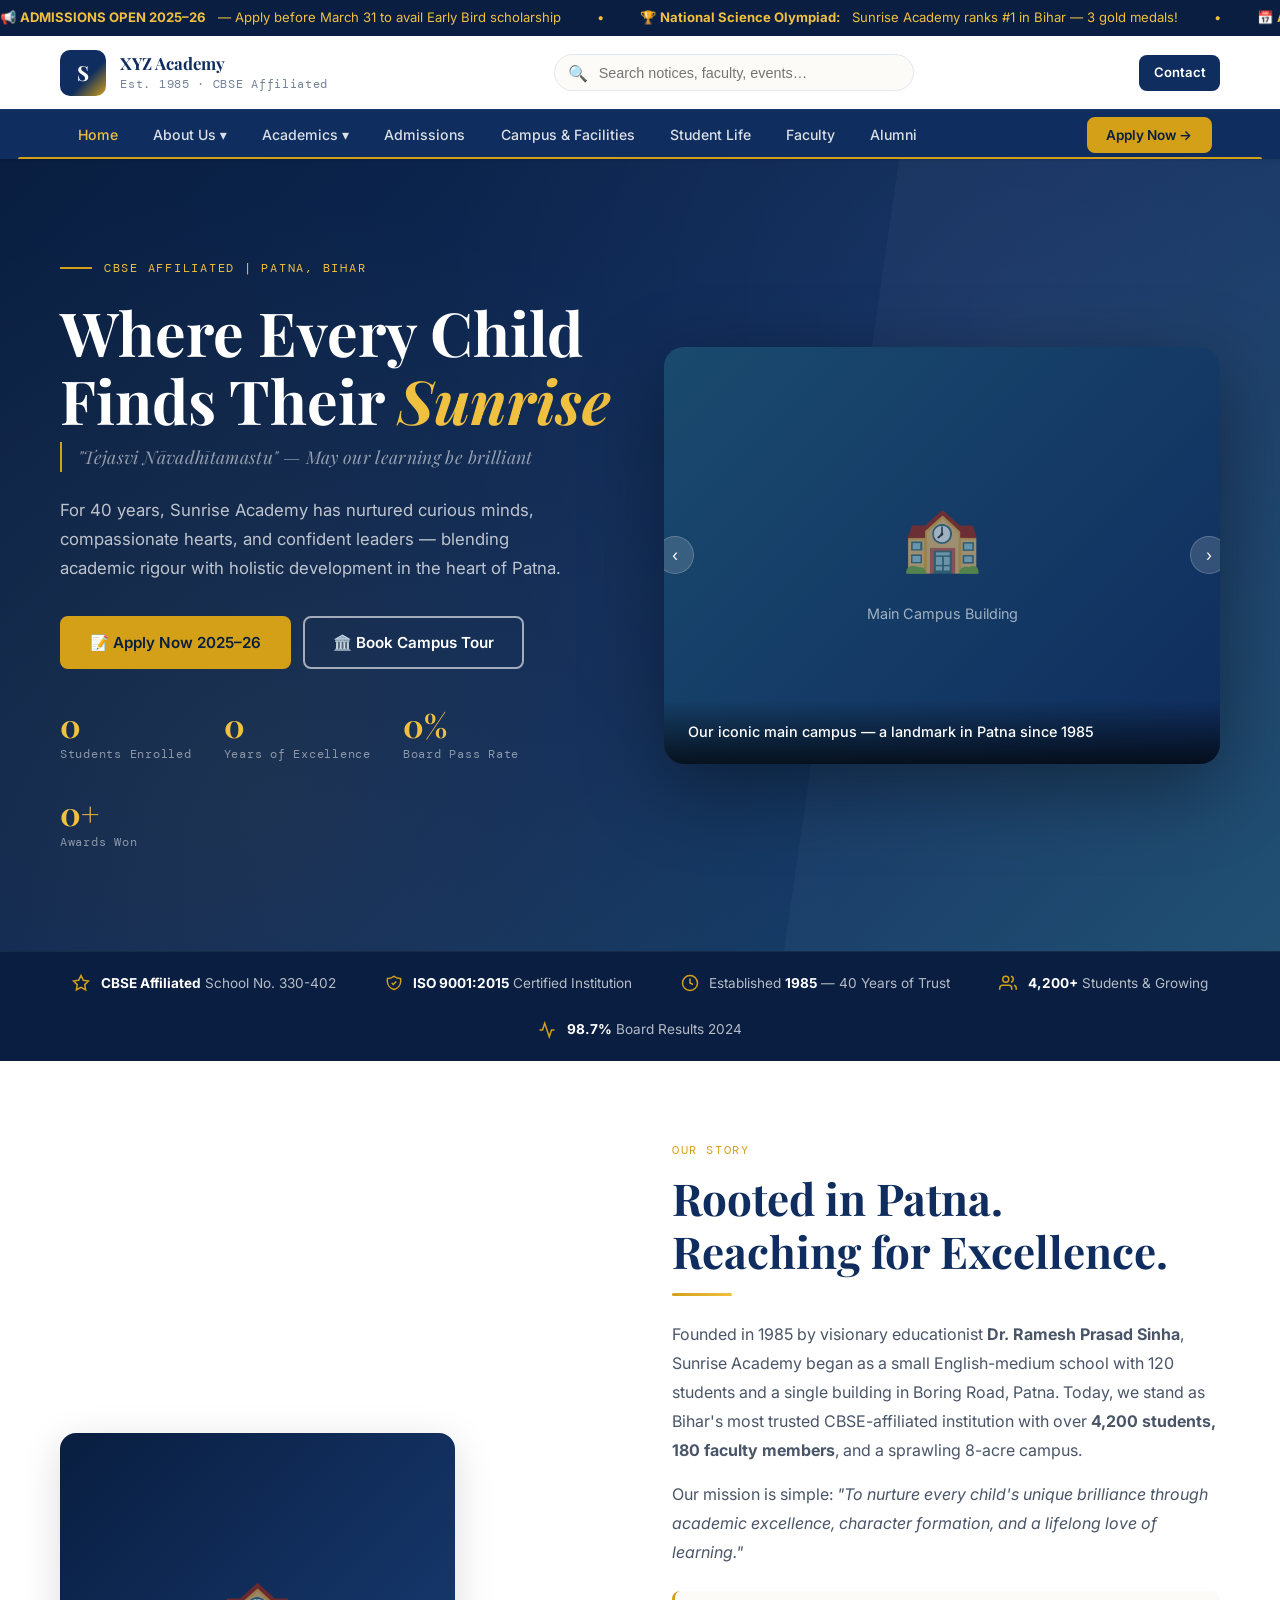
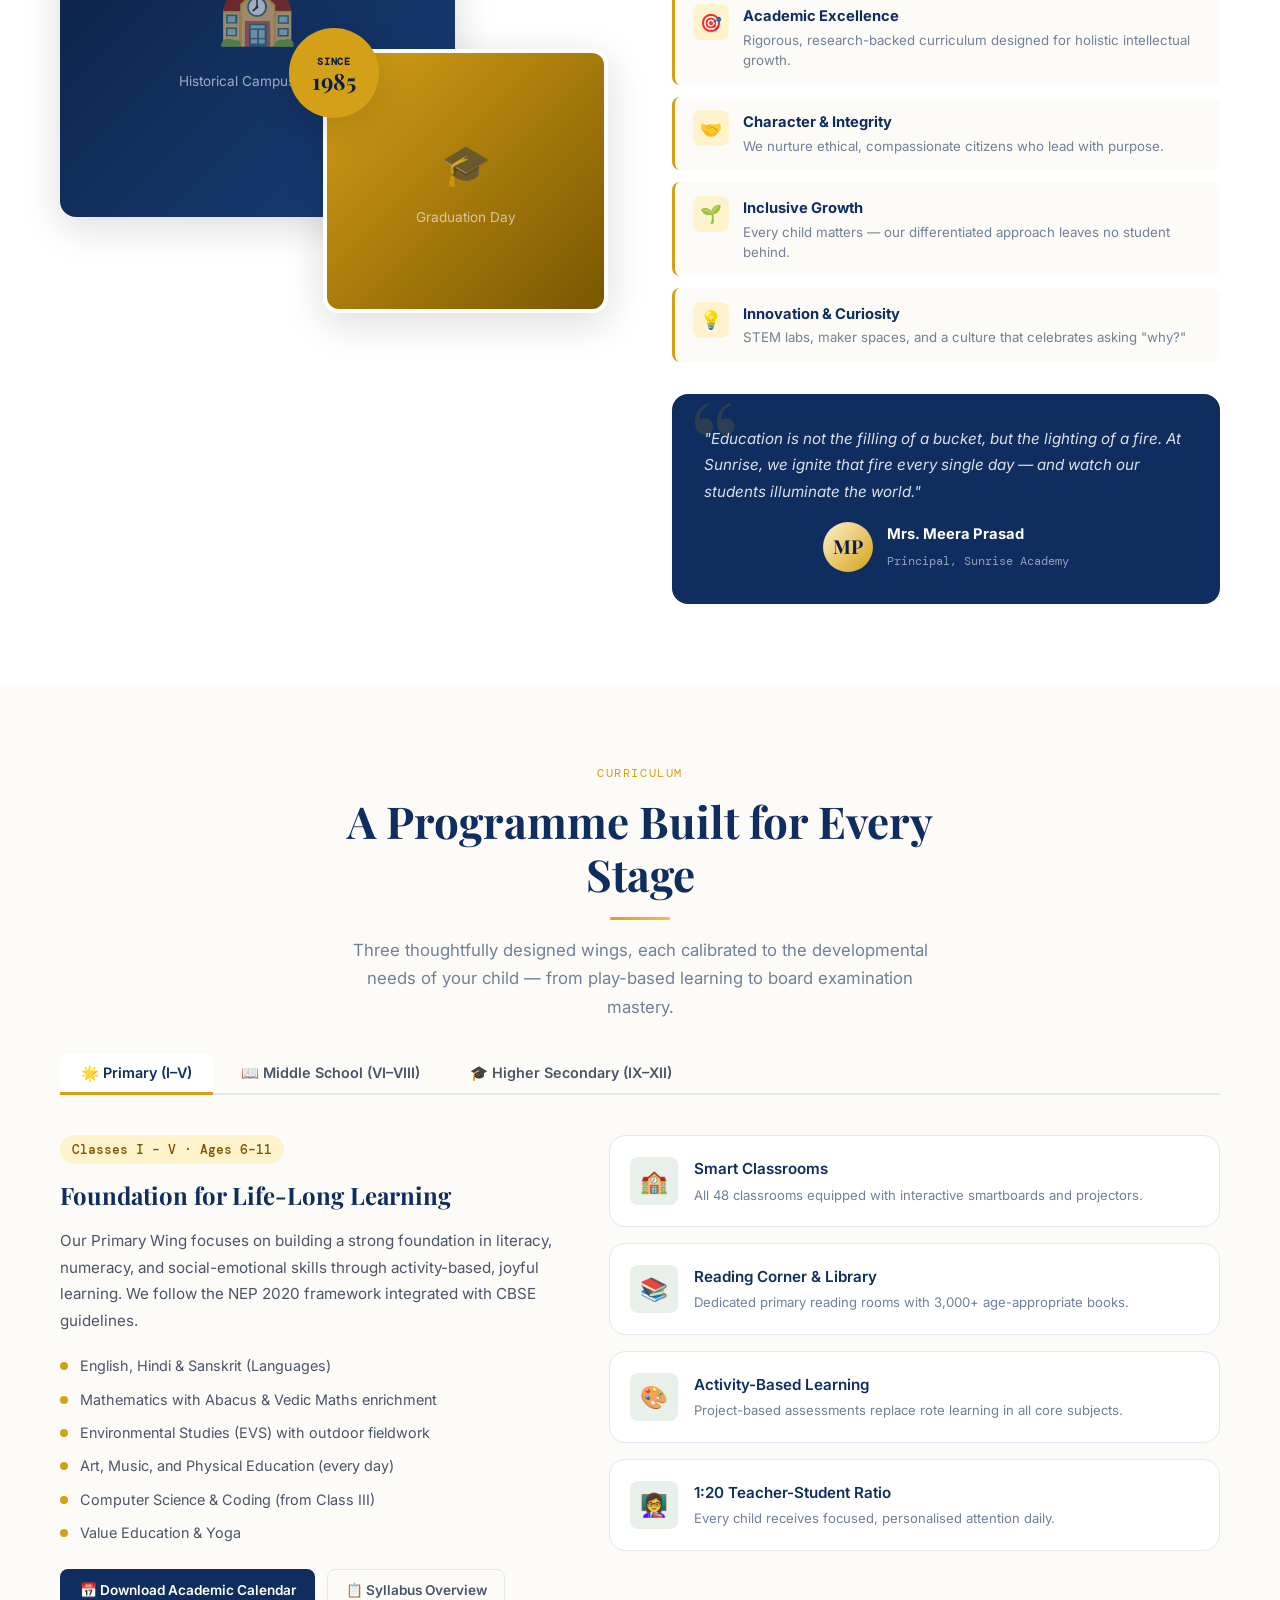
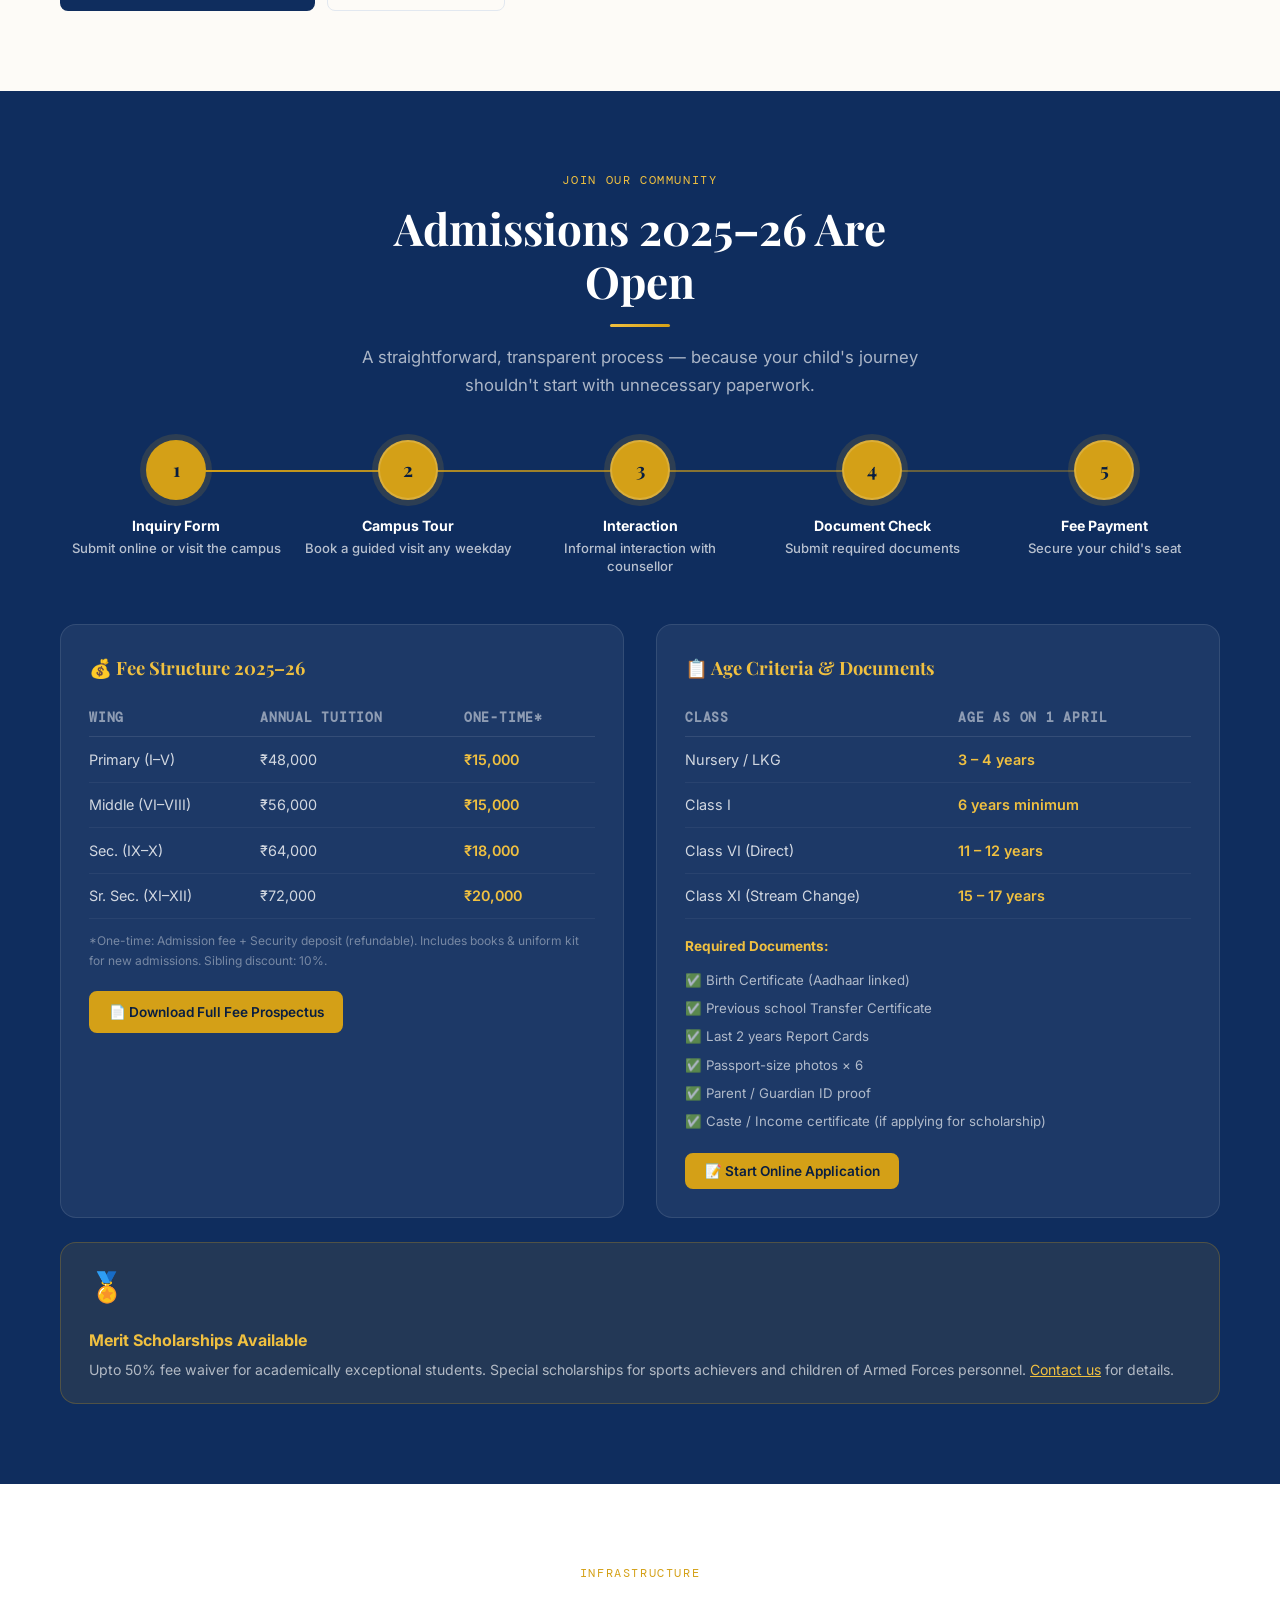
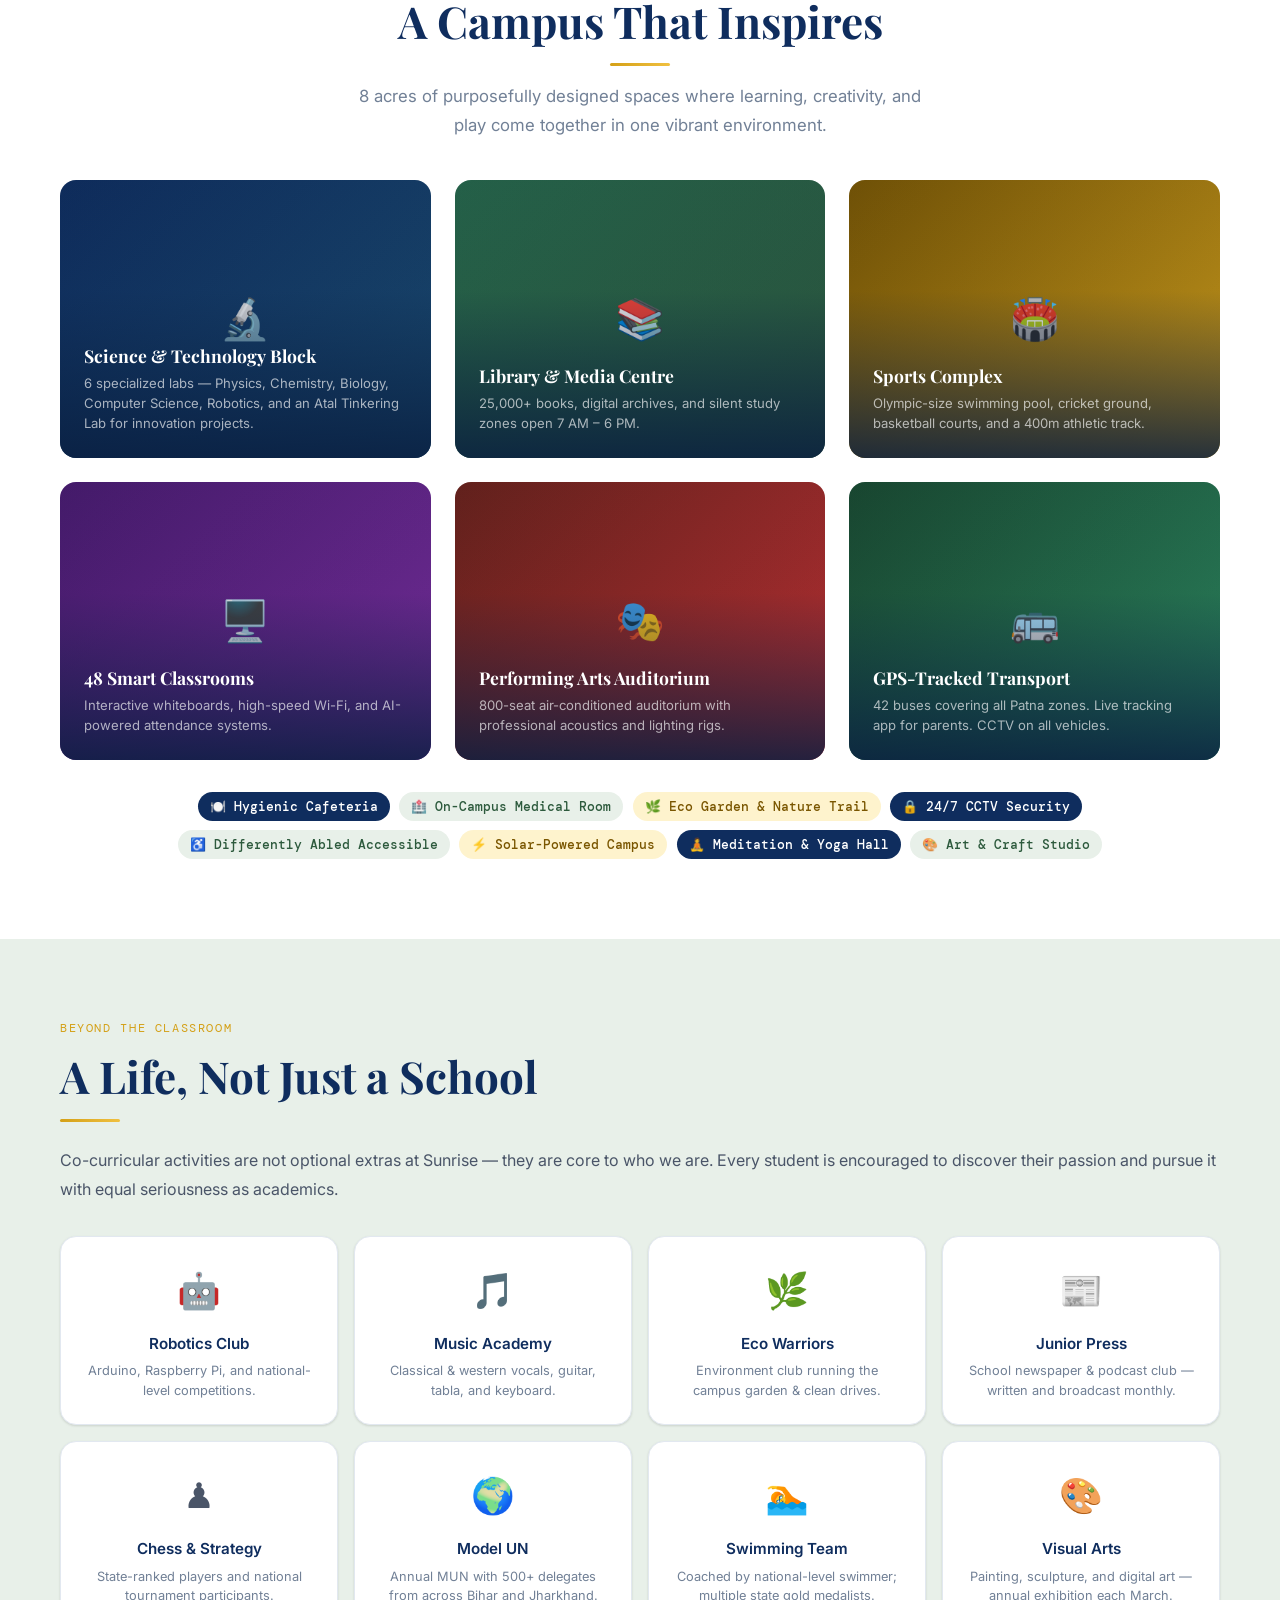
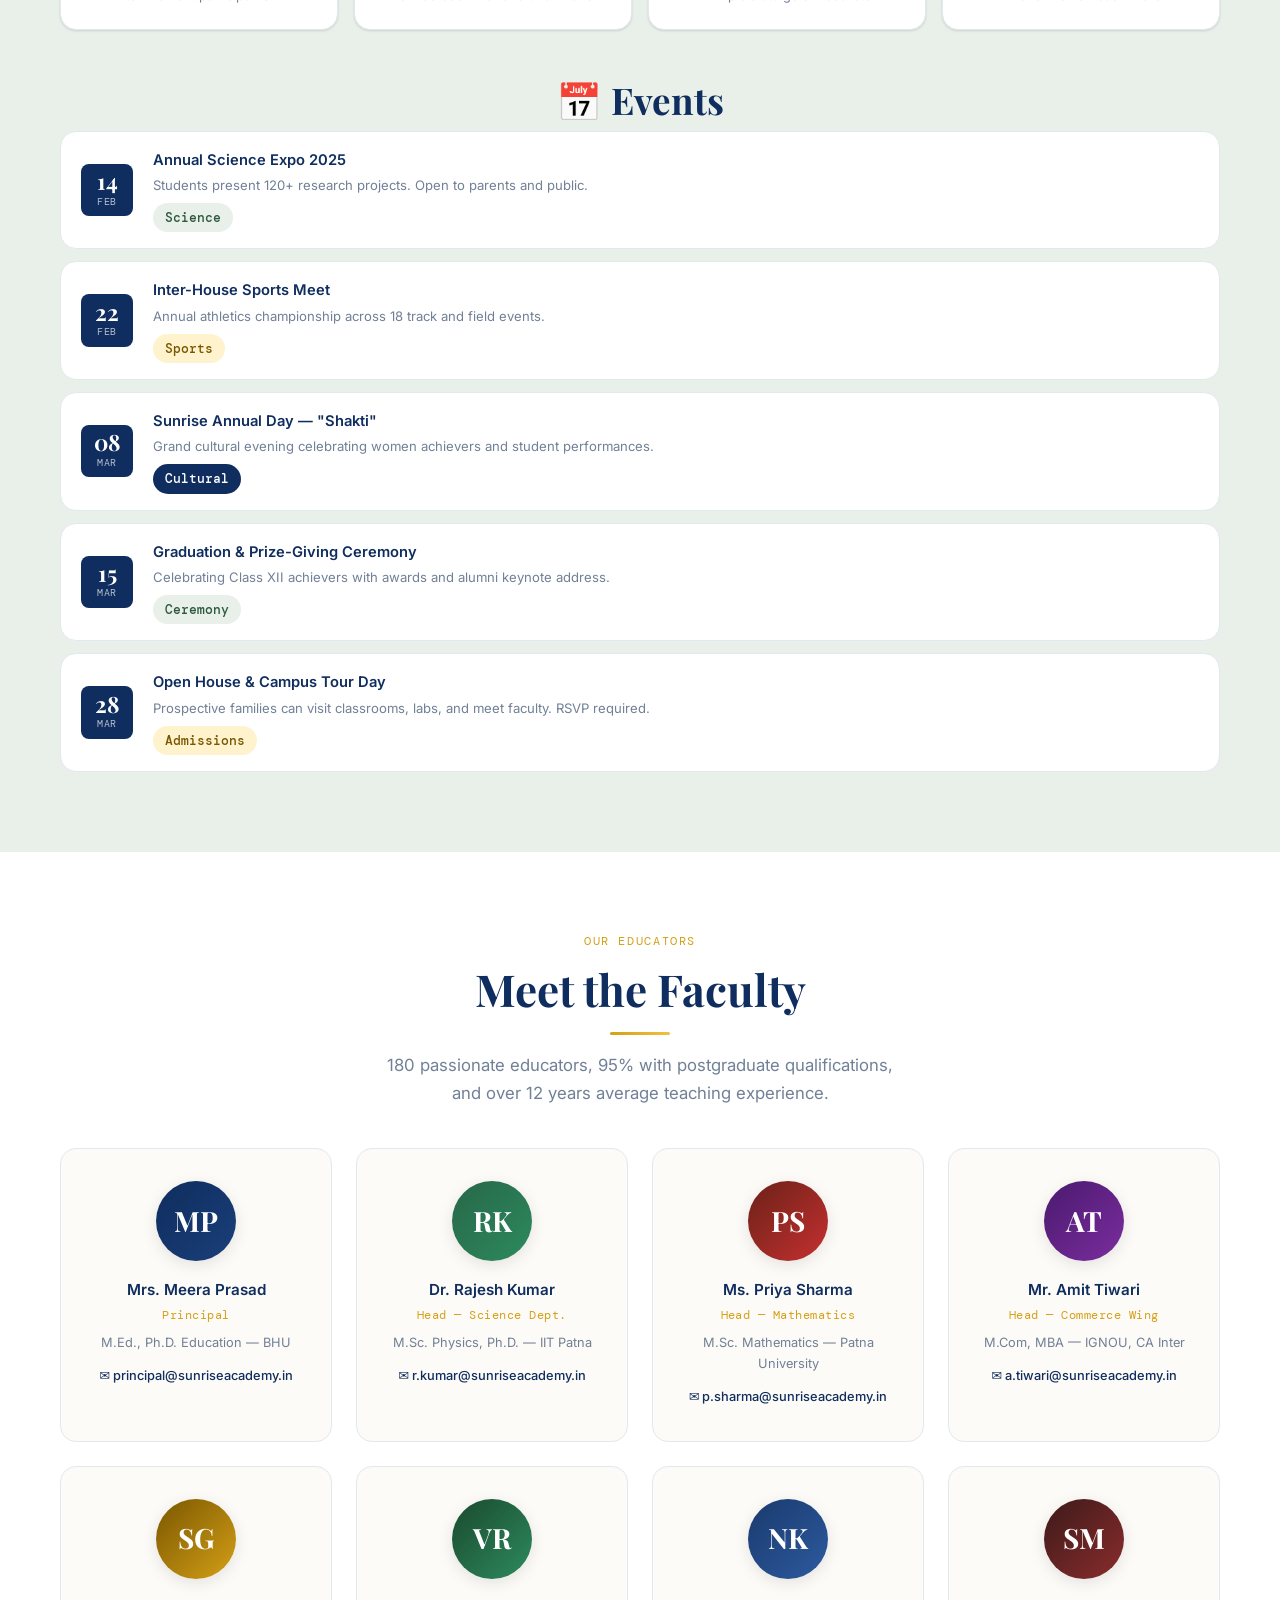
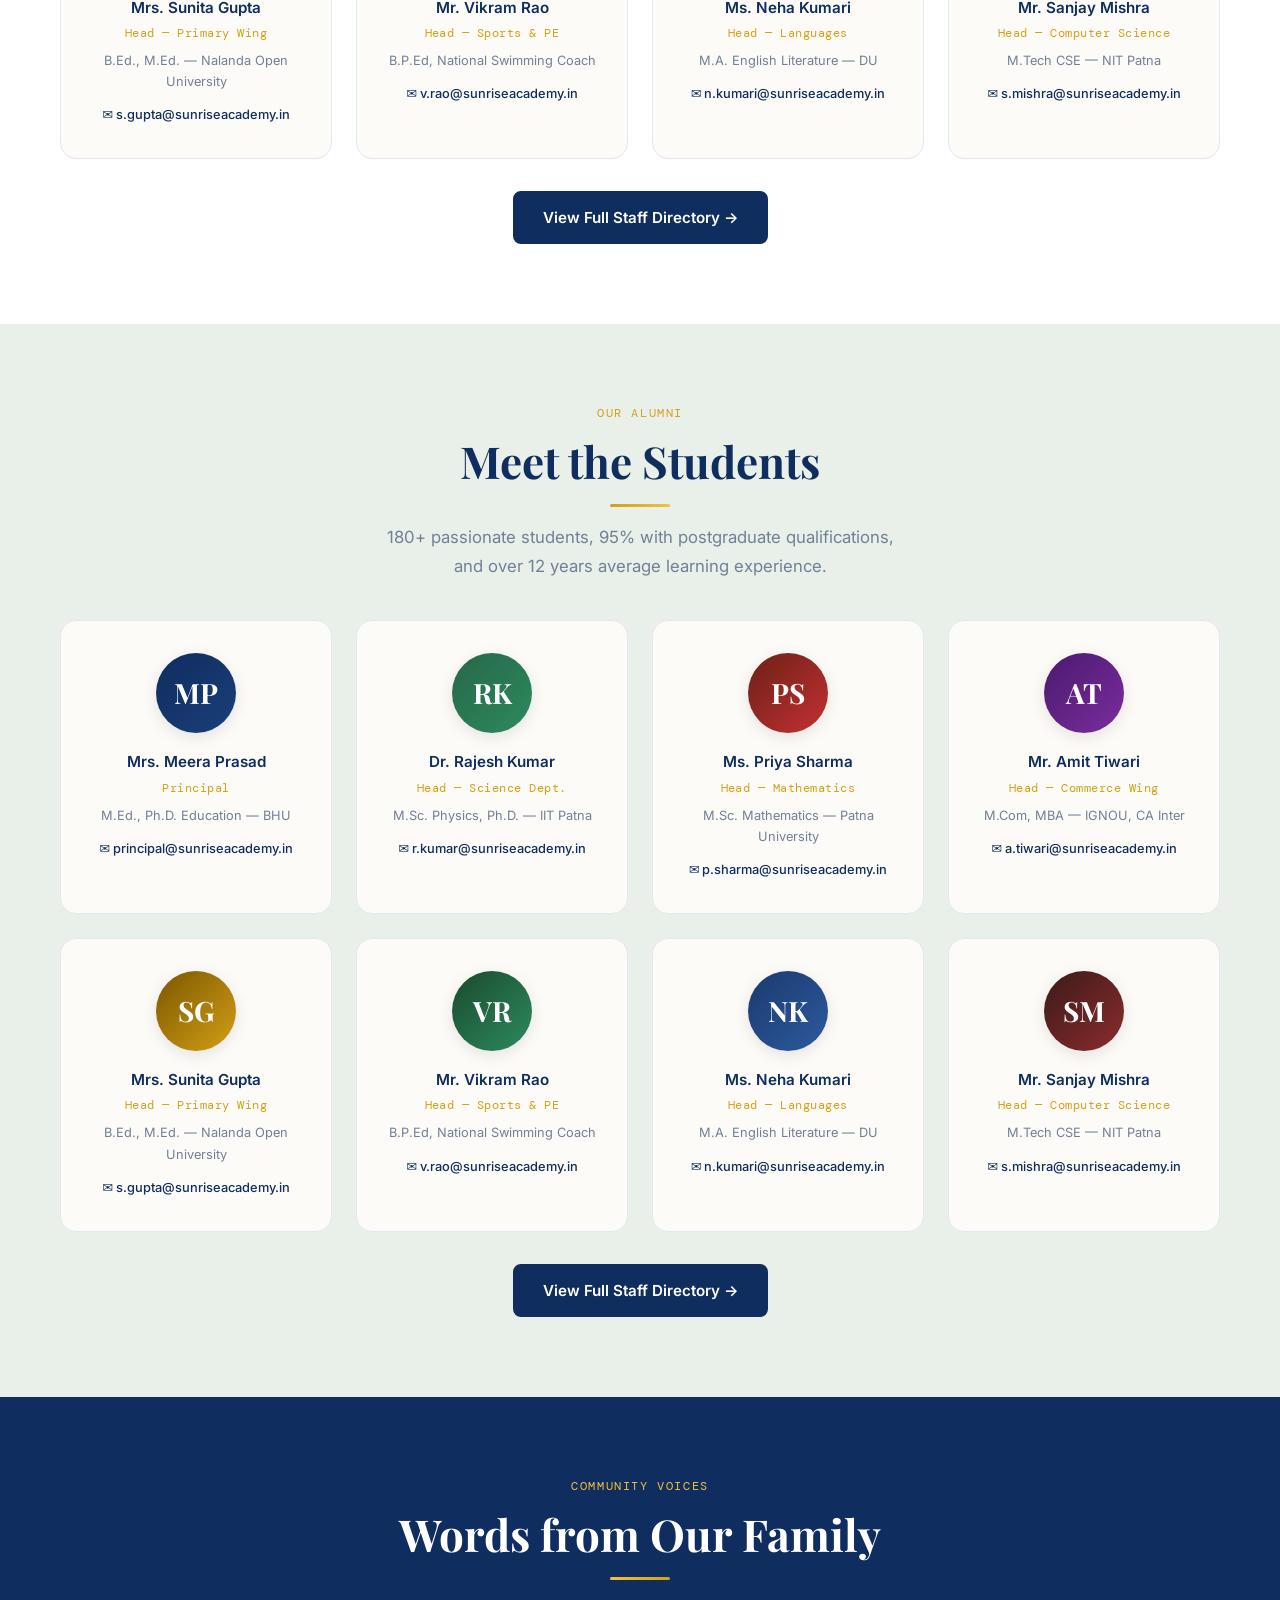
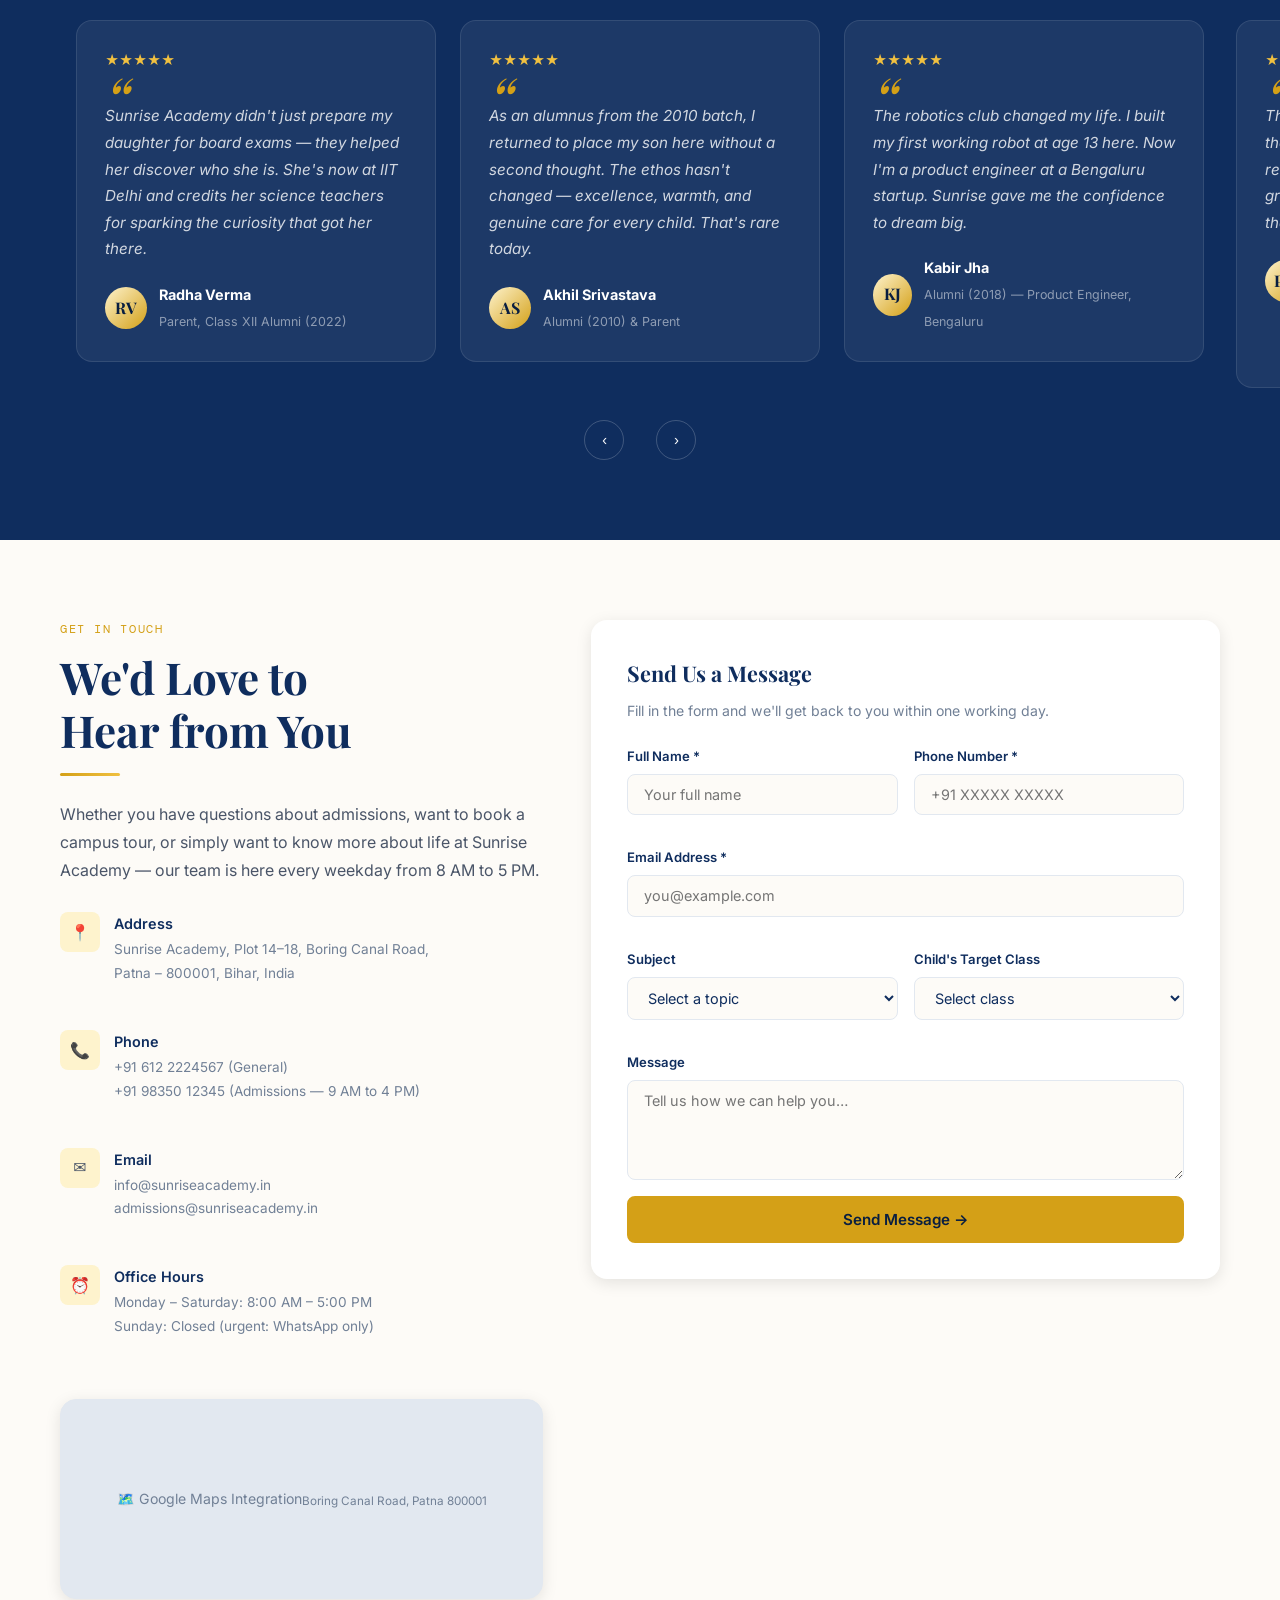
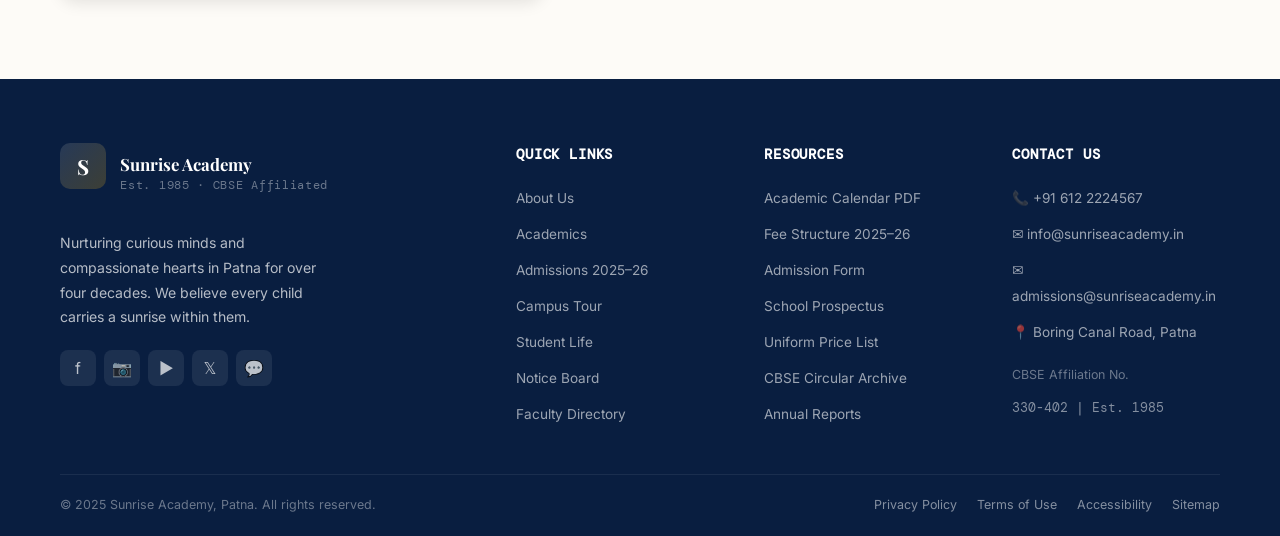
<file: s1.html>
<!DOCTYPE html>
<html lang="en">

<head>
    <meta charset="UTF-8" />
    <meta name="viewport" content="width=device-width,initial-scale=1.0" />
    <meta name="description"
        content="XYZ Academy — Excellence in Education since 1985. Admissions open for 2025-26. Best school in Patna for holistic development, academics & co-curriculars." />
    <meta name="keywords" content="best school in Patna, CBSE school Patna, admission 2025, Sunrise Academy" />
    <meta property="og:title" content="Sunrise Academy | Excellence in Every Child" />
    <meta property="og:description"
        content="Nurturing minds, building futures. Admissions open for 2025-26 academic session." />
    <title>XYZ Academy | Excellence in Every Child</title>

    <!-- Fonts -->
    <link rel="preconnect" href="https://fonts.googleapis.com" />
    <link rel="preconnect" href="https://fonts.gstatic.com" crossorigin />
    <link
        href="https://fonts.googleapis.com/css2?family=Playfair+Display:ital,wght@0,600;0,700;1,600&family=Inter:wght@300;400;500;600;700&family=DM+Mono:wght@400;500&display=swap"
        rel="stylesheet" />
    <link rel="stylesheet" href="p1.css" />
    <link rel="stylesheet" href="s1.css" />
</head>

<body>

    <!-- ═══════════════════════════════════════════
         MEDIA RIBBON
    ══════════════════════════════════════════════ -->
    <div id="announce-ribbon" role="marquee" aria-label="School announcements">
        <div class="inner" id="ticker-inner">
            <span>📢 <strong>ADMISSIONS OPEN 2025–26</strong> — Apply before March 31 to avail Early Bird
                scholarship</span>
            &nbsp;&nbsp;&nbsp;•&nbsp;&nbsp;&nbsp;
            <span>🏆 <strong>National Science Olympiad:</strong> Sunrise Academy ranks #1 in Bihar — 3 gold
                medals!</span>
            &nbsp;&nbsp;&nbsp;•&nbsp;&nbsp;&nbsp;
            <span>📅 <strong>Annual Day 2025:</strong> Register for parent passes by Feb 28</span>
            &nbsp;&nbsp;&nbsp;•&nbsp;&nbsp;&nbsp;
            <span>📢 <strong>ADMISSIONS OPEN 2025–26</strong> — Apply before March 31 to avail Early Bird
                scholarship</span>
            &nbsp;&nbsp;&nbsp;•&nbsp;&nbsp;&nbsp;
            <span>🏆 <strong>National Science Olympiad:</strong> Sunrise Academy ranks #1 in Bihar — 3 gold
                medals!</span>
            &nbsp;&nbsp;&nbsp;•&nbsp;&nbsp;&nbsp;
            <span>📅 <strong>Annual Day 2025:</strong> Register for parent passes by Feb 28</span>
            &nbsp;&nbsp;&nbsp;•&nbsp;&nbsp;&nbsp;
        </div>
    </div>

    <!-- ═══════════════════════════════════════════
         HEADER
    ══════════════════════════════════════════════ -->
    <header id="site-header" role="banner">
        <div class="container">
            <div class="header-inner">
                <!-- Logo -->
                <a href="#" class="logo" aria-label="Sunrise Academy home">
                    <div class="logo-mark" aria-hidden="true">S</div>
                    <div class="logo-text">
                        <strong>XYZ Academy</strong>
                        <span>Est. 1985 · CBSE Affiliated</span>
                    </div>
                </a>

                <!-- Search -->
                <div class="header-search" role="search">
                    <span class="search-icon" aria-hidden="true">🔍</span>
                    <input type="search" placeholder="Search notices, faculty, events…" aria-label="Search the website"
                        id="site-search" />
                </div>

                <!-- Quick links + Hamburger -->
                <div style="display:flex;align-items:center;gap:.75rem">
                    <nav class="quick-links" aria-label="Quick access">
                        <a href="#contact" class="btn-portal">Contact</a>
                    </nav>
                    <!-- <button class="hamburger" id="hamburger-btn" aria-expanded="false" aria-controls="mobile-nav"
                        aria-label="Toggle navigation">
                        <span></span><span></span><span></span>
                    </button> -->
                    <!-- <img src="more.png" class="hamburger" style="max-width: 22%" alt=""> -->

                </div>
            </div>
        </div>

        <!-- Main Navigation -->
        <nav id="main-nav" aria-label="Main navigation">
            <div class="container">
                <ul class="nav-inner" role="list">
                    <li><a href="#hero" class="nav-link active">Home</a></li>
                    <li class="nav-item">
                        <a href="#about" class="nav-link">About Us ▾</a>
                        <div class="dropdown" role="menu">
                            <a href="#about" role="menuitem">Our History</a>
                            <a href="#about" role="menuitem">Mission & Vision</a>
                            <a href="#about" role="menuitem">Principal's Message</a>
                            <a href="#about" role="menuitem">Core Values</a>
                        </div>
                    </li>
                    <li class="nav-item">
                        <a href="#academics" class="nav-link">Academics ▾</a>
                        <div class="dropdown" role="menu">
                            <a href="#academics" role="menuitem">Primary Wing</a>
                            <a href="#academics" role="menuitem">Middle School</a>
                            <a href="#academics" role="menuitem">Higher Secondary</a>
                            <a href="#academics" role="menuitem">Academic Calendar</a>
                        </div>
                    </li>
                    <li><a href="#admissions" class="nav-link">Admissions</a></li>
                    <li><a href="#facilities" class="nav-link">Campus & Facilities</a></li>
                    <li><a href="#student-life" class="nav-link">Student Life</a></li>
                    <!-- <li><a href="#notices" class="nav-link">Notice Board</a></li> -->
                    <li><a href="#faculty" class="nav-link">Faculty</a></li>
                    <li><a href="#Alumni" class="nav-link">Alumni</a></li>
                    <li style="margin-left:auto">
                        <button onclick="openModal()" class="btn btn-primary btn-sm" style="margin:.4rem .5rem">Apply
                            Now →</button>
                    </li>
                </ul>
            </div>
        </nav>

        <!-- Mobile nav drawer -->
        <nav class="mobile-nav" id="mobile-nav" aria-label="Mobile navigation" aria-hidden="true">
            <a href="#hero">🏠 Home</a>
            <a href="#about">ℹ️ About Us</a>
            <a href="#academics">📚 Academics</a>
            <a href="#admissions">📝 Admissions</a>
            <a href="#facilities">🏛️ Campus & Facilities</a>
            <a href="#student-life">🎨 Student Life</a>
            <a href="#notices">📋 Notice Board</a>
            <a href="#faculty">👩‍🏫 Faculty</a>
            <a href="#contact">📞 Contact</a>
            <button onclick="openModal()" class="btn btn-primary" style="margin-top:.5rem;justify-content:center">Apply
                Now →</button>
        </nav>
    </header>

    <!-- ═══════════════════════════════════════════
             HERO SECTION
        ══════════════════════════════════════════════ -->
    <section id="hero" aria-labelledby="hero-title">
        <div class="hero-bg-pattern" aria-hidden="true"></div>
        <div class="hero-shape" aria-hidden="true"></div>

        <div class="container">
            <div class="hero-content">
                <div class="hero-left">
                    <div class="hero-eyebrow">
                        <div class="line" aria-hidden="true"></div>
                        <span>CBSE Affiliated | Patna, Bihar</span>
                    </div>

                    <h1 class="hero-title" id="hero-title">
                        Where Every Child<br />
                        Finds Their <em>Sunrise</em>
                    </h1>

                    <p class="hero-motto" aria-label="School motto">
                        "Tejasvi Nāvadhītamastu" — May our learning be brilliant
                    </p>

                    <p class="hero-desc">
                        For 40 years, Sunrise Academy has nurtured curious minds, compassionate hearts, and confident
                        leaders — blending academic rigour with holistic development in the heart of Patna.
                    </p>

                    <div class="hero-ctas">
                        <button onclick="openModal()" class="btn btn-primary">
                            📝 Apply Now 2025–26
                        </button>
                        <a href="#about" class="btn btn-outline">
                            🏛️ Book Campus Tour
                        </a>
                    </div>

                    <div class="stats-ticker" role="list" aria-label="Key statistics">
                        <div class="stat-item" role="listitem">
                            <div class="stat-num" id="stat1">0</div>
                            <div class="stat-label">Students Enrolled</div>
                        </div>
                        <div class="stat-item" role="listitem">
                            <div class="stat-num" id="stat2">0</div>
                            <div class="stat-label">Years of Excellence</div>
                        </div>
                        <div class="stat-item" role="listitem">
                            <div class="stat-num" id="stat3">0%</div>
                            <div class="stat-label">Board Pass Rate</div>
                        </div>
                        <div class="stat-item" role="listitem">
                            <div class="stat-num" id="stat4">0+</div>
                            <div class="stat-label">Awards Won</div>
                        </div>
                    </div>
                </div>

                <!-- Image Carousel -->
                <div class="hero-right" aria-label="Campus photo carousel">
                    <div class="carousel-frame" id="hero-carousel">
                        <div class="carousel-slides" id="carousel-slides">
                            <!-- Slide 1 -->
                            <div class="carousel-slide">
                                <div class="slide-placeholder"
                                    style="background:linear-gradient(135deg,#1a4a6e 0%,#0F2D5E 100%)">
                                    <span style="font-size:4rem">🏫</span>
                                    <span>Main Campus Building</span>
                                </div>
                                <div class="slide-caption">Our iconic main campus — a landmark in Patna since 1985</div>
                            </div>
                            <!-- Slide 2 -->
                            <div class="carousel-slide">
                                <div class="slide-placeholder"
                                    style="background:linear-gradient(135deg,#276749 0%,#2d5a3d 100%)">
                                    <span style="font-size:4rem">🔬</span>
                                    <span>State-of-the-Art Science Labs</span>
                                </div>
                                <div class="slide-caption">Modern laboratories equipped with latest instruments</div>
                            </div>
                            <!-- Slide 3 -->
                            <div class="carousel-slide">
                                <div class="slide-placeholder"
                                    style="background:linear-gradient(135deg,#7a5600 0%,#D4A017 100%)">
                                    <span style="font-size:4rem">🏆</span>
                                    <span>National Award Winners</span>
                                </div>
                                <div class="slide-caption">Our students shine at state and national competitions</div>
                            </div>
                            <!-- Slide 4 -->
                            <div class="carousel-slide">
                                <div class="slide-placeholder"
                                    style="background:linear-gradient(135deg,#4a1a6e 0%,#7b2d9e 100%)">
                                    <span style="font-size:4rem">🎭</span>
                                    <span>Cultural & Arts Programs</span>
                                </div>
                                <div class="slide-caption">Annual cultural festivals celebrating creativity</div>
                            </div>
                        </div>
                        <div class="carousel-nav" aria-label="Carousel navigation">
                            <button class="carousel-btn" id="carousel-prev" aria-label="Previous slide">‹</button>
                            <button class="carousel-btn" id="carousel-next" aria-label="Next slide">›</button>
                        </div>
                    </div>
                    <div class="carousel-dots" role="tablist" id="carousel-dots"></div>
                </div>
            </div>
        </div>
    </section>

    <!-- ═══════════════════════════════════════════
                     script.js added
                ══════════════════════════════════════════════ -->

    <!-- <script src="p1.js"></script> -->

    <!-- Trust Bar -->
    <div id="trust-bar" role="complementary" aria-label="Accreditations">
        <div class="container">
            <div class="trust-bar-inner">
                <div class="trust-item">
                    <svg width="18" height="18" viewBox="0 0 24 24" fill="none" stroke="currentColor" stroke-width="2"
                        aria-hidden="true">
                        <path
                            d="M12 2l3.09 6.26L22 9.27l-5 4.87 1.18 6.88L12 17.77l-6.18 3.25L7 14.14 2 9.27l6.91-1.01L12 2z" />
                    </svg>
                    <span><strong>CBSE Affiliated</strong> School No. 330-402</span>
                </div>
                <div class="trust-item">
                    <svg width="18" height="18" viewBox="0 0 24 24" fill="none" stroke="currentColor" stroke-width="2"
                        aria-hidden="true">
                        <path
                            d="M9 12l2 2 4-4m5.618-4.016A11.955 11.955 0 0112 2.944a11.955 11.955 0 01-8.618 3.04A12.02 12.02 0 003 9c0 5.591 3.824 10.29 9 11.622 5.176-1.332 9-6.03 9-11.622 0-1.042-.133-2.052-.382-3.016z" />
                    </svg>
                    <span><strong>ISO 9001:2015</strong> Certified Institution</span>
                </div>
                <div class="trust-item">
                    <svg width="18" height="18" viewBox="0 0 24 24" fill="none" stroke="currentColor" stroke-width="2"
                        aria-hidden="true">
                        <circle cx="12" cy="12" r="10" />
                        <polyline points="12 6 12 12 16 14" />
                    </svg>
                    <span>Established <strong>1985</strong> — 40 Years of Trust</span>
                </div>
                <div class="trust-item">
                    <svg width="18" height="18" viewBox="0 0 24 24" fill="none" stroke="currentColor" stroke-width="2"
                        aria-hidden="true">
                        <path d="M17 21v-2a4 4 0 00-4-4H5a4 4 0 00-4 4v2" />
                        <circle cx="9" cy="7" r="4" />
                        <path d="M23 21v-2a4 4 0 00-3-3.87" />
                        <path d="M16 3.13a4 4 0 010 7.75" />
                    </svg>
                    <span><strong>4,200+</strong> Students & Growing</span>
                </div>
                <div class="trust-item">
                    <svg width="18" height="18" viewBox="0 0 24 24" fill="none" stroke="currentColor" stroke-width="2"
                        aria-hidden="true">
                        <polyline points="22 12 18 12 15 21 9 3 6 12 2 12" />
                    </svg>
                    <span><strong>98.7%</strong> Board Results 2024</span>
                </div>
            </div>
        </div>
    </div>

    <!-- ═══════════════════════════════════════════
             ABOUT US
        ══════════════════════════════════════════════ -->
    <section id="about" aria-labelledby="about-title" style="padding:5rem 0;background:var(--white)">
        <div class="container">
            <div class="about-grid">
                <!-- Image stack -->
                <div class="about-img-stack" aria-hidden="true">
                    <div class="about-img-main">
                        <div class="img-placeholder"
                            style="background:linear-gradient(135deg,var(--navy-deep),var(--navy-light))">
                            <span style="font-size:4rem">🏫</span>
                            <span>Historical Campus Photo</span>
                        </div>
                    </div>
                    <div class="about-img-accent">
                        <div class="img-placeholder" style="background:linear-gradient(135deg,var(--gold),#7a5600)">
                            <span style="font-size:2.5rem">🎓</span>
                            <span>Graduation Day</span>
                        </div>
                    </div>
                    <div class="founded-badge">
                        <small>SINCE</small>
                        <big>1985</big>
                    </div>
                </div>
                <!-- Content -->
                <div class="about-content">
                    <span class="section-label">Our Story</span>
                    <h2 class="section-title" id="about-title">Rooted in Patna.<br />Reaching for Excellence.</h2>
                    <div class="divider" aria-hidden="true"></div>
                    <p style="color:var(--slate);line-height:1.8;margin-bottom:1rem">
                        Founded in 1985 by visionary educationist <strong>Dr. Ramesh Prasad Sinha</strong>, Sunrise
                        Academy began as a small English-medium school with 120 students and a single building in Boring
                        Road, Patna. Today, we stand as Bihar's most trusted CBSE-affiliated institution with over
                        <strong>4,200 students, 180 faculty members</strong>, and a sprawling 8-acre campus.
                    </p>
                    <p style="color:var(--slate);line-height:1.8;margin-bottom:1.5rem">
                        Our mission is simple: <em>"To nurture every child's unique brilliance through academic
                            excellence, character formation, and a lifelong love of learning."</em>
                    </p>

                    <div class="values-list" role="list" aria-label="Core values">
                        <div class="value-item" role="listitem">
                            <div class="value-icon" aria-hidden="true">🎯</div>
                            <div class="value-text">
                                <strong>Academic Excellence</strong>
                                <p>Rigorous, research-backed curriculum designed for holistic intellectual growth.</p>
                            </div>
                        </div>
                        <div class="value-item" role="listitem">
                            <div class="value-icon" aria-hidden="true">🤝</div>
                            <div class="value-text">
                                <strong>Character & Integrity</strong>
                                <p>We nurture ethical, compassionate citizens who lead with purpose.</p>
                            </div>
                        </div>
                        <div class="value-item" role="listitem">
                            <div class="value-icon" aria-hidden="true">🌱</div>
                            <div class="value-text">
                                <strong>Inclusive Growth</strong>
                                <p>Every child matters — our differentiated approach leaves no student behind.</p>
                            </div>
                        </div>
                        <div class="value-item" role="listitem">
                            <div class="value-icon" aria-hidden="true">💡</div>
                            <div class="value-text">
                                <strong>Innovation & Curiosity</strong>
                                <p>STEM labs, maker spaces, and a culture that celebrates asking "why?"</p>
                            </div>
                        </div>
                    </div>

                    <!-- Principal Message -->
                    <div class="principal-card" aria-labelledby="principal-name">
                        <p>"Education is not the filling of a bucket, but the lighting of a fire. At Sunrise, we ignite
                            that fire every single day — and watch our students illuminate the world."</p>
                        <div class="principal-info">
                            <div class="principal-avatar" aria-hidden="true">MP</div>
                            <div>
                                <strong id="principal-name">Mrs. Meera Prasad</strong>
                                <span>Principal, Sunrise Academy</span>
                            </div>
                        </div>
                    </div>
                </div>
            </div>
        </div>
    </section>

    <!-- ═══════════════════════════════════════════
         ACADEMICS
    ══════════════════════════════════════════════ -->
    <section id="academics" aria-labelledby="academics-title">
        <div class="container">
            <div style="text-align:center;max-width:600px;margin:0 auto 2rem">
                <span class="section-label">Curriculum</span>
                <h2 class="section-title" id="academics-title">A Programme Built for Every Stage</h2>
                <div class="divider" aria-hidden="true" style="margin:0 auto 1rem"></div>
                <p class="section-subtitle" style="margin:0 auto">Three thoughtfully designed wings, each calibrated to
                    the developmental needs of your child — from play-based learning to board examination mastery.</p>
            </div>

            <!-- Wing Tabs -->
            <div class="wings-tabs" role="tablist" aria-label="Academic wings">
                <button class="wing-tab active" role="tab" aria-selected="true" aria-controls="wing-primary"
                    id="tab-primary" onclick="switchWing(this,'wing-primary')">🌟 Primary (I–V)</button>
                <button class="wing-tab" role="tab" aria-selected="false" aria-controls="wing-middle" id="tab-middle"
                    onclick="switchWing(this,'wing-middle')">📖 Middle School (VI–VIII)</button>
                <button class="wing-tab" role="tab" aria-selected="false" aria-controls="wing-higher" id="tab-higher"
                    onclick="switchWing(this,'wing-higher')">🎓 Higher Secondary (IX–XII)</button>
            </div>

            <!-- Primary Wing -->
            <div class="wing-panel active" id="wing-primary" role="tabpanel" aria-labelledby="tab-primary">
                <div class="wing-info">
                    <span class="tag tag--gold" style="margin-bottom:.75rem">Classes I – V · Ages 6–11</span>
                    <h3>Foundation for Life-Long Learning</h3>
                    <p>Our Primary Wing focuses on building a strong foundation in literacy, numeracy, and
                        social-emotional skills through activity-based, joyful learning. We follow the NEP 2020
                        framework integrated with CBSE guidelines.</p>
                    <div class="curriculum-items" role="list" aria-label="Subjects offered">
                        <div class="curriculum-item" role="listitem">English, Hindi & Sanskrit (Languages)</div>
                        <div class="curriculum-item" role="listitem">Mathematics with Abacus & Vedic Maths enrichment
                        </div>
                        <div class="curriculum-item" role="listitem">Environmental Studies (EVS) with outdoor fieldwork
                        </div>
                        <div class="curriculum-item" role="listitem">Art, Music, and Physical Education (every day)
                        </div>
                        <div class="curriculum-item" role="listitem">Computer Science & Coding (from Class III)</div>
                        <div class="curriculum-item" role="listitem">Value Education & Yoga</div>
                    </div>
                    <div style="display:flex;flex-wrap:wrap;gap:.75rem">
                        <a href="CBSE_Parenting_Calendar-2026-2027_29042026.pdf" class="btn btn-navy btn-sm">📅 Download
                            Academic Calendar</a>
                        <a href="Science_Sec_2024-25.pdf" class="btn btn-sm"
                            style="border:1.5px solid var(--border);color:var(--slate)">📋
                            Syllabus Overview</a>
                    </div>
                </div>
                <div class="academics-cards">
                    <div class="academic-card">
                        <div class="academic-card-icon">🏫</div>
                        <div>
                            <h4>Smart Classrooms</h4>
                            <p>All 48 classrooms equipped with interactive smartboards and projectors.</p>
                        </div>
                    </div>
                    <div class="academic-card">
                        <div class="academic-card-icon">📚</div>
                        <div>
                            <h4>Reading Corner & Library</h4>
                            <p>Dedicated primary reading rooms with 3,000+ age-appropriate books.</p>
                        </div>
                    </div>
                    <div class="academic-card">
                        <div class="academic-card-icon">🎨</div>
                        <div>
                            <h4>Activity-Based Learning</h4>
                            <p>Project-based assessments replace rote learning in all core subjects.</p>
                        </div>
                    </div>
                    <div class="academic-card">
                        <div class="academic-card-icon">👩‍🏫</div>
                        <div>
                            <h4>1:20 Teacher-Student Ratio</h4>
                            <p>Every child receives focused, personalised attention daily.</p>
                        </div>
                    </div>
                </div>
            </div>

            <!-- Middle School Wing -->
            <div class="wing-panel" id="wing-middle" role="tabpanel" aria-labelledby="tab-middle">
                <div class="wing-info">
                    <span class="tag tag--navy" style="margin-bottom:.75rem">Classes VI – VIII · Ages 11–14</span>
                    <h3>Deepening Knowledge, Building Character</h3>
                    <p>Middle School bridges curiosity and rigour. Students explore specialized subjects, begin
                        skill-based electives, and take on leadership responsibilities through student councils and
                        clubs.</p>
                    <div class="curriculum-items" role="list">
                        <div class="curriculum-item" role="listitem">Science (Physics, Chemistry, Biology —
                            lab-integrated)</div>
                        <div class="curriculum-item" role="listitem">Mathematics & Statistics</div>
                        <div class="curriculum-item" role="listitem">Social Science (History, Geography, Civics)</div>
                        <div class="curriculum-item" role="listitem">Three languages (English, Hindi, Sanskrit/French)
                        </div>
                        <div class="curriculum-item" role="listitem">Informatics Practices & AI Foundations</div>
                        <div class="curriculum-item" role="listitem">Electives: Robotics, Public Speaking, Fine Arts
                        </div>
                    </div>
                    <div style="display:flex;flex-wrap:wrap;gap:.75rem">
                        <a href="#" class="btn btn-navy btn-sm">📅 Download Academic Calendar</a>
                        <a href="#" class="btn btn-sm" style="border:1.5px solid var(--border);color:var(--slate)">📋
                            Syllabus Overview</a>
                    </div>
                </div>
                <div class="academics-cards">
                    <div class="academic-card">
                        <div class="academic-card-icon">🔬</div>
                        <div>
                            <h4>Integrated Science Labs</h4>
                            <p>Hands-on experiments in dedicated Physics, Chemistry & Biology labs.</p>
                        </div>
                    </div>
                    <div class="academic-card">
                        <div class="academic-card-icon">🌍</div>
                        <div>
                            <h4>Model UN & Debate</h4>
                            <p>Annual MUN conference develops global awareness and communication.</p>
                        </div>
                    </div>
                    <div class="academic-card">
                        <div class="academic-card-icon">💻</div>
                        <div>
                            <h4>Coding & AI Lab</h4>
                            <p>Python, Scratch, and AI basics — preparing students for the digital age.</p>
                        </div>
                    </div>
                    <div class="academic-card">
                        <div class="academic-card-icon">📊</div>
                        <div>
                            <h4>Continuous Assessment</h4>
                            <p>Portfolio-based evaluation alongside periodic tests — zero exam pressure.</p>
                        </div>
                    </div>
                </div>
            </div>

            <!-- Higher Secondary Wing -->
            <div class="wing-panel" id="wing-higher" role="tabpanel" aria-labelledby="tab-higher">
                <div class="wing-info">
                    <span class="tag tag--sage" style="margin-bottom:.75rem">Classes IX – XII · Ages 14–18</span>
                    <h3>Board Mastery & Career Readiness</h3>
                    <p>Our Higher Secondary wing offers Science, Commerce, and Humanities streams with dedicated
                        counselling, mock board series, and university application support guiding students to their
                        dream colleges.</p>
                    <div class="curriculum-items" role="list">
                        <div class="curriculum-item" role="listitem">Science Stream: PCM / PCB / PCMB</div>
                        <div class="curriculum-item" role="listitem">Commerce Stream: Accountancy, Economics, Business
                            Studies</div>
                        <div class="curriculum-item" role="listitem">Humanities: History, Political Science, Psychology,
                            Fine Arts</div>
                        <div class="curriculum-item" role="listitem">JEE/NEET/CLAT Foundation batches (after school)
                        </div>
                        <div class="curriculum-item" role="listitem">Career Counselling & University Guidance Cell</div>
                        <div class="curriculum-item" role="listitem">Internship Programme with partner companies</div>
                    </div>
                    <div style="display:flex;flex-wrap:wrap;gap:.75rem">
                        <a href="#" class="btn btn-navy btn-sm">📅 Download Academic Calendar</a>
                        <a href="#" class="btn btn-sm" style="border:1.5px solid var(--border);color:var(--slate)">📋
                            Syllabus Overview</a>
                    </div>
                </div>
                <div class="academics-cards">
                    <div class="academic-card">
                        <div class="academic-card-icon">🏅</div>
                        <div>
                            <h4>98.7% Board Results</h4>
                            <p>Consistent top performer in Bihar region for CBSE Class X & XII.</p>
                        </div>
                    </div>
                    <div class="academic-card">
                        <div class="academic-card-icon">🎓</div>
                        <div>
                            <h4>Alumni at IITs & IIMs</h4>
                            <p>Over 340 alumni in premier national and international institutions.</p>
                        </div>
                    </div>
                    <div class="academic-card">
                        <div class="academic-card-icon">🔭</div>
                        <div>
                            <h4>Research Projects</h4>
                            <p>Students publish papers and present at state-level science congresses.</p>
                        </div>
                    </div>
                    <div class="academic-card">
                        <div class="academic-card-icon">📱</div>
                        <div>
                            <h4>Digital Learning Portal</h4>
                            <p>24/7 access to recorded lessons, doubt-clearing sessions, and e-notes.</p>
                        </div>
                    </div>
                </div>
            </div>
        </div>
    </section>

    <!-- ═══════════════════════════════════════════
         ADMISSIONS
    ══════════════════════════════════════════════ -->
    <section id="admissions" aria-labelledby="admissions-title">
        <div class="container admissions-inner">
            <div style="text-align:center;max-width:580px;margin:0 auto 2rem">
                <span class="section-label">Join Our Community</span>
                <h2 class="section-title" id="admissions-title">Admissions 2025–26 Are Open</h2>
                <div class="divider" aria-hidden="true"
                    style="margin:0 auto 1rem;background:linear-gradient(90deg,var(--gold-light),var(--gold))"></div>
                <p class="section-subtitle">A straightforward, transparent process — because your child's journey
                    shouldn't start with unnecessary paperwork.</p>
            </div>

            <!-- Step process -->
            <div class="process-steps" role="list" aria-label="Admission process steps">
                <div class="process-step" role="listitem">
                    <div class="step-circle">1</div>
                    <div class="step-label"><strong>Inquiry Form</strong>Submit online or visit the campus</div>
                </div>
                <div class="process-step done" role="listitem">
                    <div class="step-circle">2</div>
                    <div class="step-label"><strong>Campus Tour</strong>Book a guided visit any weekday</div>
                </div>
                <div class="process-step done" role="listitem">
                    <div class="step-circle">3</div>
                    <div class="step-label"><strong>Interaction</strong>Informal interaction with counsellor</div>
                </div>
                <div class="process-step done" role="listitem">
                    <div class="step-circle">4</div>
                    <div class="step-label"><strong>Document Check</strong>Submit required documents</div>
                </div>
                <div class="process-step done" role="listitem">
                    <div class="step-circle">5</div>
                    <div class="step-label"><strong>Fee Payment</strong>Secure your child's seat</div>
                </div>
            </div>

            <div class="admissions-grid">
                <!-- Fee Structure -->
                <div class="admission-box">
                    <h3>💰 Fee Structure 2025–26</h3>
                    <table class="fee-table">
                        <thead>
                            <tr>
                                <th>Wing</th>
                                <th>Annual Tuition</th>
                                <th>One-Time*</th>
                            </tr>
                        </thead>
                        <tbody>
                            <tr>
                                <td>Primary (I–V)</td>
                                <td>₹48,000</td>
                                <td>₹15,000</td>
                            </tr>
                            <tr>
                                <td>Middle (VI–VIII)</td>
                                <td>₹56,000</td>
                                <td>₹15,000</td>
                            </tr>
                            <tr>
                                <td>Sec. (IX–X)</td>
                                <td>₹64,000</td>
                                <td>₹18,000</td>
                            </tr>
                            <tr>
                                <td>Sr. Sec. (XI–XII)</td>
                                <td>₹72,000</td>
                                <td>₹20,000</td>
                            </tr>
                        </tbody>
                    </table>
                    <p style="font-size:.75rem;color:rgba(255,255,255,.4);margin-top:.75rem">*One-time: Admission fee +
                        Security deposit (refundable). Includes books & uniform kit for new admissions. Sibling
                        discount: 10%.</p>
                    <a href="CBSE-Fee-Structure-2025-26.pdf" class="btn btn-primary btn-sm"
                        style="margin-top:1.25rem">📄 Download Full Fee
                        Prospectus</a>
                </div>

                <!-- Age Criteria & Documents -->
                <div class="admission-box">
                    <h3>📋 Age Criteria & Documents</h3>
                    <table class="fee-table">
                        <thead>
                            <tr>
                                <th>Class</th>
                                <th>Age as on 1 April</th>
                            </tr>
                        </thead>
                        <tbody>
                            <tr>
                                <td>Nursery / LKG</td>
                                <td>3 – 4 years</td>
                            </tr>
                            <tr>
                                <td>Class I</td>
                                <td>6 years minimum</td>
                            </tr>
                            <tr>
                                <td>Class VI (Direct)</td>
                                <td>11 – 12 years</td>
                            </tr>
                            <tr>
                                <td>Class XI (Stream Change)</td>
                                <td>15 – 17 years</td>
                            </tr>
                        </tbody>
                    </table>
                    <p style="color:rgba(255,255,255,.65);font-size:.85rem;margin-top:1rem;margin-bottom:.75rem"><strong
                            style="color:var(--gold-light)">Required Documents:</strong></p>
                    <ul
                        style="display:flex;flex-direction:column;gap:.4rem;font-size:.83rem;color:rgba(255,255,255,.65)">
                        <li>✅ Birth Certificate (Aadhaar linked)</li>
                        <li>✅ Previous school Transfer Certificate</li>
                        <li>✅ Last 2 years Report Cards</li>
                        <li>✅ Passport-size photos × 6</li>
                        <li>✅ Parent / Guardian ID proof</li>
                        <li>✅ Caste / Income certificate (if applying for scholarship)</li>
                    </ul>
                    <button onclick="openModal()" class="btn btn-primary btn-sm" style="margin-top:1.25rem">📝 Start
                        Online Application</button>
                </div>
            </div>

            <!-- Scholarship note -->
            <div
                style="margin-top:1.5rem;background:rgba(212,160,23,.1);border:1px solid rgba(212,160,23,.25);border-radius:var(--radius-lg);padding:1.25rem 1.75rem;display:flex;align-items:center;gap:1rem;flex-wrap:wrap">
                <span style="font-size:1.8rem" aria-hidden="true">🏅</span>
                <div>
                    <strong style="color:var(--gold-light);display:block;margin-bottom:.2rem">Merit Scholarships
                        Available</strong>
                    <span style="font-size:.88rem;color:rgba(255,255,255,.65)">Upto 50% fee waiver for academically
                        exceptional students. Special scholarships for sports achievers and children of Armed Forces
                        personnel. <a href="#contact" style="color:var(--gold-light);text-decoration:underline">Contact
                            us</a> for details.</span>
                </div>
            </div>
        </div>
    </section>

    <!-- ═══════════════════════════════════════════
         CAMPUS & FACILITIES
    ══════════════════════════════════════════════ -->
    <section id="facilities" aria-labelledby="facilities-title">
        <div class="container">
            <div style="text-align:center;max-width:580px;margin:0 auto 2.5rem">
                <span class="section-label">Infrastructure</span>
                <h2 class="section-title" id="facilities-title">A Campus That Inspires</h2>
                <div class="divider" aria-hidden="true" style="margin:0 auto 1rem"></div>
                <p class="section-subtitle" style="margin:0 auto">8 acres of purposefully designed spaces where
                    learning, creativity, and play come together in one vibrant environment.</p>
            </div>

            <div class="facilities-grid">
                <div class="facility-card large" tabindex="0" aria-label="Science and Technology Block">
                    <div class="facility-bg">
                        <div class="facility-placeholder" style="background:linear-gradient(135deg,#0F2D5E,#1a4a6e)">🔬
                        </div>
                    </div>
                    <div class="overlay">
                        <!-- <img src="MPS_P1-1536x1022.jpg" class="bg-img" alt=""> -->
                        <div class="facility-info">
                            <h3>Science & Technology Block</h3>
                            <p>6 specialized labs — Physics, Chemistry, Biology, Computer Science, Robotics, and an Atal
                                Tinkering Lab for innovation projects.</p>
                        </div>
                    </div>
                </div>

                <div class="facility-card" tabindex="0" aria-label="Library and Media Centre">
                    <div class="facility-bg">
                        <div class="facility-placeholder" style="background:linear-gradient(135deg,#276749,#2d5a3d)">📚
                        </div>
                    </div>
                    <div class="overlay">
                        <div class="facility-info">
                            <!-- <img src="MPS_P1-1536x1022.jpg" style="object-fit: contain;" alt=""> -->
                            <h3>Library & Media Centre</h3>
                            <p>25,000+ books, digital archives, and silent study zones open 7 AM – 6 PM.</p>
                        </div>
                    </div>
                </div>

                <div class="facility-card" tabindex="0" aria-label="Sports Complex">
                    <div class="facility-bg">
                        <div class="facility-placeholder" style="background:linear-gradient(135deg,#7a5600,#D4A017)">🏟️
                        </div>
                    </div>
                    <div class="overlay">
                        <div class="facility-info">
                            <h3>Sports Complex</h3>
                            <p>Olympic-size swimming pool, cricket ground, basketball courts, and a 400m athletic track.
                            </p>
                        </div>
                    </div>
                </div>

                <div class="facility-card" tabindex="0" aria-label="Smart Classrooms">
                    <div class="facility-bg">
                        <div class="facility-placeholder" style="background:linear-gradient(135deg,#4a1a6e,#7b2d9e)">🖥️
                        </div>
                    </div>
                    <div class="overlay">
                        <div class="facility-info">
                            <h3>48 Smart Classrooms</h3>
                            <p>Interactive whiteboards, high-speed Wi-Fi, and AI-powered attendance systems.</p>
                        </div>
                    </div>
                </div>

                <div class="facility-card" tabindex="0" aria-label="Auditorium and Performing Arts">
                    <div class="facility-bg">
                        <div class="facility-placeholder" style="background:linear-gradient(135deg,#6b2118,#c53030)">🎭
                        </div>
                    </div>
                    <div class="overlay">
                        <div class="facility-info">
                            <h3>Performing Arts Auditorium</h3>
                            <p>800-seat air-conditioned auditorium with professional acoustics and lighting rigs.</p>
                        </div>
                    </div>
                </div>

                <div class="facility-card" tabindex="0" aria-label="Transport and Safety">
                    <div class="facility-bg">
                        <div class="facility-placeholder" style="background:linear-gradient(135deg,#1a4a2e,#2d8a5e)">🚌
                        </div>
                    </div>
                    <div class="overlay">
                        <div class="facility-info">
                            <h3>GPS-Tracked Transport</h3>
                            <p>42 buses covering all Patna zones. Live tracking app for parents. CCTV on all vehicles.
                            </p>
                        </div>
                    </div>
                </div>
            </div>

            <!-- Quick facility chips -->
            <div style="display:flex;flex-wrap:wrap;gap:.6rem;margin-top:2rem;justify-content:center">
                <span class="tag tag--navy">🍽️ Hygienic Cafeteria</span>
                <span class="tag tag--sage">🏥 On-Campus Medical Room</span>
                <span class="tag tag--gold">🌿 Eco Garden & Nature Trail</span>
                <span class="tag tag--navy">🔒 24/7 CCTV Security</span>
                <span class="tag tag--sage">♿ Differently Abled Accessible</span>
                <span class="tag tag--gold">⚡ Solar-Powered Campus</span>
                <span class="tag tag--navy">🧘 Meditation & Yoga Hall</span>
                <span class="tag tag--sage">🎨 Art & Craft Studio</span>
            </div>
        </div>
    </section>

    <!-- ═══════════════════════════════════════════
         STUDENT LIFE
    ══════════════════════════════════════════════ -->
    <section id="student-life" aria-labelledby="student-life-title">
        <div class="container">
            <div style="display:flex;grid-template-columns:1fr 1fr;gap:3rem;align-items:start">
                <div>
                    <span class="section-label">Beyond the Classroom</span>
                    <h2 class="section-title" id="student-life-title">A Life, Not Just a School</h2>
                    <div class="divider" aria-hidden="true"></div>
                    <p style="color:var(--slate);line-height:1.8;margin-bottom:2rem">Co-curricular activities are not
                        optional extras at Sunrise — they are core to who we are. Every student is encouraged to
                        discover their passion and pursue it with equal seriousness as academics.</p>

                    <div class="clubs-grid">
                        <div class="club-card">
                            <div class="club-icon" aria-hidden="true">🤖</div>
                            <h4>Robotics Club</h4>
                            <p>Arduino, Raspberry Pi, and national-level competitions.</p>
                        </div>
                        <div class="club-card">
                            <div class="club-icon" aria-hidden="true">🎵</div>
                            <h4>Music Academy</h4>
                            <p>Classical & western vocals, guitar, tabla, and keyboard.</p>
                        </div>
                        <div class="club-card">
                            <div class="club-icon" aria-hidden="true">🌿</div>
                            <h4>Eco Warriors</h4>
                            <p>Environment club running the campus garden & clean drives.</p>
                        </div>
                        <div class="club-card">
                            <div class="club-icon" aria-hidden="true">📰</div>
                            <h4>Junior Press</h4>
                            <p>School newspaper & podcast club — written and broadcast monthly.</p>
                        </div>
                        <div class="club-card">
                            <div class="club-icon" aria-hidden="true">♟️</div>
                            <h4>Chess & Strategy</h4>
                            <p>State-ranked players and national tournament participants.</p>
                        </div>
                        <div class="club-card">
                            <div class="club-icon" aria-hidden="true">🌍</div>
                            <h4>Model UN</h4>
                            <p>Annual MUN with 500+ delegates from across Bihar and Jharkhand.</p>
                        </div>
                        <div class="club-card">
                            <div class="club-icon" aria-hidden="true">🏊</div>
                            <h4>Swimming Team</h4>
                            <p>Coached by national-level swimmer; multiple state gold medalists.</p>
                        </div>
                        <div class="club-card">
                            <div class="club-icon" aria-hidden="true">🎨</div>
                            <h4>Visual Arts</h4>
                            <p>Painting, sculpture, and digital art — annual exhibition each March.</p>
                        </div>
                    </div>
                </div>
            </div>
        </div>


        <div>
            <h3
                style="font-family:var(--ff-display);color:var(--navy);font-size:2.3rem;margin:auto; align-items: flex-start;display: flex;justify-content: center;">
                📅 Events</h3>
            <div class="events-timeline" role="list" aria-label="Upcoming school events">
                <div class="event-item" role="listitem">
                    <div class="event-date">
                        <div class="day">14</div>
                        <div class="month">Feb</div>
                    </div>
                    <div class="event-body">
                        <h4>Annual Science Expo 2025</h4>
                        <p>Students present 120+ research projects. Open to parents and public.</p>
                        <span class="tag tag--sage" style="margin-top:.4rem">Science</span>
                    </div>
                </div>
                <div class="event-item" role="listitem">
                    <div class="event-date">
                        <div class="day">22</div>
                        <div class="month">Feb</div>
                    </div>
                    <div class="event-body">
                        <h4>Inter-House Sports Meet</h4>
                        <p>Annual athletics championship across 18 track and field events.</p>
                        <span class="tag tag--gold" style="margin-top:.4rem">Sports</span>
                    </div>
                </div>
                <div class="event-item" role="listitem">
                    <div class="event-date">
                        <div class="day">08</div>
                        <div class="month">Mar</div>
                    </div>
                    <div class="event-body">
                        <h4>Sunrise Annual Day — "Shakti"</h4>
                        <p>Grand cultural evening celebrating women achievers and student performances.</p>
                        <span class="tag tag--navy" style="margin-top:.4rem">Cultural</span>
                    </div>
                </div>
                <div class="event-item" role="listitem">
                    <div class="event-date">
                        <div class="day">15</div>
                        <div class="month">Mar</div>
                    </div>
                    <div class="event-body">
                        <h4>Graduation & Prize-Giving Ceremony</h4>
                        <p>Celebrating Class XII achievers with awards and alumni keynote address.</p>
                        <span class="tag tag--sage" style="margin-top:.4rem">Ceremony</span>
                    </div>
                </div>
                <div class="event-item" role="listitem">
                    <div class="event-date">
                        <div class="day">28</div>
                        <div class="month">Mar</div>
                    </div>
                    <div class="event-body">
                        <h4>Open House & Campus Tour Day</h4>
                        <p>Prospective families can visit classrooms, labs, and meet faculty. RSVP required.</p>
                        <span class="tag tag--gold" style="margin-top:.4rem">Admissions</span>
                    </div>
                </div>
            </div>
            <!-- <a href="#notices" class="btn btn-navy btn-sm" style="margin-top:1.25rem;max-width: 40vw; margin:auto; align-items: flex-start;display: flex;justify-content: center;">📋 View Full Event
                Calendar</a> -->
        </div>
    </section>

    <!--  ═══════════════════════════════════════════
         NOTICE BOARD
    ══════════════════════════════════════════════ -->
    <!-- <section id="notices" aria-labelledby="notices-title">
        <div class="container">
            <span class="section-label">Stay Updated</span>
            <h2 class="section-title" id="notices-title">Notice Board & Announcements</h2>
            <div class="divider" aria-hidden="true"></div>
    
            <div class="notice-board">
                <div>
                    <div
                        style="display:flex;align-items:center;justify-content:space-between;margin-bottom:1.25rem;flex-wrap:wrap;gap:.5rem">
                        <div style="display:flex;gap:.5rem;flex-wrap:wrap">
                            <button class="tag tag--navy notice-filter active"
                                onclick="filterNotices(this,'all')">All</button>
                            <button class="tag notice-filter" onclick="filterNotices(this,'urgent')"
                                style="background:var(--cream);color:var(--slate);border:1px solid var(--border)">🔴
                                Urgent</button>
                            <button class="tag notice-filter" onclick="filterNotices(this,'exam')"
                                style="background:var(--cream);color:var(--slate);border:1px solid var(--border)">📝
                                Exams</button>
                            <button class="tag notice-filter" onclick="filterNotices(this,'events')"
                                style="background:var(--cream);color:var(--slate);border:1px solid var(--border)">🎉
                                Events</button>
                        </div>
                        <a href="#" class="btn btn-sm" style="border:1.5px solid var(--border);color:var(--slate)">View
                            All Notices →</a>
                    </div>
    
                    <div class="notice-list" id="notice-list" role="list" aria-label="School notices">
                        <div class="notice-item urgent" data-type="urgent" role="listitem">
                            <div class="notice-meta">
                                <div class="date-badge">Jan 28<br />2025</div>
                                <span class="new-badge">URGENT</span>
                            </div>
                            <div class="notice-body">
                                <h4>School Closed — Republic Day Holiday Extension</h4>
                                <p>School will remain closed on Jan 27 due to Republic Day parade. Classes resume Jan 28
                                    (Monday).</p>
                            </div>
                        </div>
                        <div class="notice-item" data-type="exam" role="listitem">
                            <div class="notice-meta">
                                <div class="date-badge">Feb 01<br />2025</div>
                                <span class="new-badge" style="background:var(--navy)">NEW</span>
                            </div>
                            <div class="notice-body">
                                <h4>Pre-Board Examination Schedule Released</h4>
                                <p>Class X & XII Pre-Board examinations: Feb 10–24, 2025. Admit cards from Feb 5
                                    onwards.</p>
                                <a href="#">📄 Download Timetable →</a>
                            </div>
                        </div>
                        <div class="notice-item" data-type="events" role="listitem">
                            <div class="notice-meta">
                                <div class="date-badge">Feb 05<br />2025</div>
                            </div>
                            <div class="notice-body">
                                <h4>Annual Day Costume Submission — Deadline Extended</h4>
                                <p>Parents may submit costume preferences for Annual Day through the Parent Portal or at
                                    the school office until Feb 10.</p>
                            </div>
                        </div>
                        <div class="notice-item" data-type="exam" role="listitem">
                            <div class="notice-meta">
                                <div class="date-badge">Feb 08<br />2025</div>
                            </div>
                            <div class="notice-body">
                                <h4>PTM (Parent-Teacher Meeting) — Classes VI–X</h4>
                                <p>PTM scheduled Feb 15 (Saturday), 9 AM – 1 PM. All parents are requested to attend.
                                    Online slots available.</p>
                                <a href="#">🗓️ Book Your Slot →</a>
                            </div>
                        </div>
                        <div class="notice-item" data-type="events" role="listitem">
                            <div class="notice-meta">
                                <div class="date-badge">Feb 10<br />2025</div>
                            </div>
                            <div class="notice-body">
                                <h4>February Monthly Newsletter Now Available</h4>
                                <p>This month: Science Expo spotlight, sports achievements, and Principal's note on NEP
                                    2020 implementation.</p>
                                <a href="#">📰 Read Newsletter →</a>
                            </div>
                        </div>
                    </div>
                </div>

            </section> -->



    <!-- ═══════════════════════════════════════════
                     FACULTY
                ══════════════════════════════════════════════ -->
    <section id="faculty" aria-labelledby="faculty-title">
        <div class="container">
            <div style="text-align:center;max-width:520px;margin:0 auto 2.5rem">
                <span class="section-label">Our Educators</span>
                <h2 class="section-title" id="faculty-title">Meet the Faculty</h2>
                <div class="divider" aria-hidden="true" style="margin:0 auto 1rem"></div>
                <p class="section-subtitle" style="margin:0 auto">180 passionate educators, 95% with postgraduate
                    qualifications, and over 12 years average teaching experience.</p>
            </div>

            <div class="faculty-grid" role="list" aria-label="Faculty members">
                <div class="faculty-card" role="listitem">
                    <div class="faculty-avatar" aria-hidden="true">MP</div>
                    <h4>Mrs. Meera Prasad</h4>
                    <div class="dept">Principal</div>
                    <div class="qual">M.Ed., Ph.D. Education — BHU</div>
                    <a href="mailto:principal@sunriseacademy.in" class="contact-link">✉ principal@sunriseacademy.in</a>
                </div>
                <div class="faculty-card" role="listitem">
                    <div class="faculty-avatar" style="background:linear-gradient(135deg,#276749,#2d8a5e)"
                        aria-hidden="true">RK</div>
                    <h4>Dr. Rajesh Kumar</h4>
                    <div class="dept">Head — Science Dept.</div>
                    <div class="qual">M.Sc. Physics, Ph.D. — IIT Patna</div>
                    <a href="mailto:r.kumar@sunriseacademy.in" class="contact-link">✉ r.kumar@sunriseacademy.in</a>
                </div>
                <div class="faculty-card" role="listitem">
                    <div class="faculty-avatar" style="background:linear-gradient(135deg,#6b2118,#c53030)"
                        aria-hidden="true">PS</div>
                    <h4>Ms. Priya Sharma</h4>
                    <div class="dept">Head — Mathematics</div>
                    <div class="qual">M.Sc. Mathematics — Patna University</div>
                    <a href="mailto:p.sharma@sunriseacademy.in" class="contact-link">✉ p.sharma@sunriseacademy.in</a>
                </div>
                <div class="faculty-card" role="listitem">
                    <div class="faculty-avatar" style="background:linear-gradient(135deg,#4a1a6e,#7b2d9e)"
                        aria-hidden="true">AT</div>
                    <h4>Mr. Amit Tiwari</h4>
                    <div class="dept">Head — Commerce Wing</div>
                    <div class="qual">M.Com, MBA — IGNOU, CA Inter</div>
                    <a href="mailto:a.tiwari@sunriseacademy.in" class="contact-link">✉ a.tiwari@sunriseacademy.in</a>
                </div>
                <div class="faculty-card" role="listitem">
                    <div class="faculty-avatar" style="background:linear-gradient(135deg,#7a5600,#D4A017)"
                        aria-hidden="true">SG</div>
                    <h4>Mrs. Sunita Gupta</h4>
                    <div class="dept">Head — Primary Wing</div>
                    <div class="qual">B.Ed., M.Ed. — Nalanda Open University</div>
                    <a href="mailto:s.gupta@sunriseacademy.in" class="contact-link">✉ s.gupta@sunriseacademy.in</a>
                </div>
                <div class="faculty-card" role="listitem">
                    <div class="faculty-avatar" style="background:linear-gradient(135deg,#1a4a2e,#2d8a5e)"
                        aria-hidden="true">VR</div>
                    <h4>Mr. Vikram Rao</h4>
                    <div class="dept">Head — Sports & PE</div>
                    <div class="qual">B.P.Ed, National Swimming Coach</div>
                    <a href="mailto:v.rao@sunriseacademy.in" class="contact-link">✉ v.rao@sunriseacademy.in</a>
                </div>
                <div class="faculty-card" role="listitem">
                    <div class="faculty-avatar" style="background:linear-gradient(135deg,#1a3a6e,#2d5a9e)"
                        aria-hidden="true">NK</div>
                    <h4>Ms. Neha Kumari</h4>
                    <div class="dept">Head — Languages</div>
                    <div class="qual">M.A. English Literature — DU</div>
                    <a href="mailto:n.kumari@sunriseacademy.in" class="contact-link">✉ n.kumari@sunriseacademy.in</a>
                </div>
                <div class="faculty-card" role="listitem">
                    <div class="faculty-avatar" style="background:linear-gradient(135deg,#3d1a1a,#8b2c2c)"
                        aria-hidden="true">SM</div>
                    <h4>Mr. Sanjay Mishra</h4>
                    <div class="dept">Head — Computer Science</div>
                    <div class="qual">M.Tech CSE — NIT Patna</div>
                    <a href="mailto:s.mishra@sunriseacademy.in" class="contact-link">✉ s.mishra@sunriseacademy.in</a>
                </div>
            </div>

            <div style="text-align:center;margin-top:2rem">
                <a href="#contact" class="btn btn-navy">View Full Staff Directory →</a>
            </div>
        </div>

    </section>

    <!-- ═══════════════════════════════════════════
                         ALUMNI
                    ══════════════════════════════════════════════ -->
    <section id="Alumni" aria-labelledby="faculty-title">
        <div class="container">
            <div style="text-align:center;max-width:520px;margin:0 auto 2.5rem">
                <span class="section-label">Our Alumni</span>
                <h2 class="section-title" id="faculty-title">Meet the Students</h2>
                <div class="divider" aria-hidden="true" style="margin:0 auto 1rem"></div>
                <p class="section-subtitle" style="margin:0 auto">180+ passionate students, 95% with postgraduate
                    qualifications, and over 12 years average learning experience.</p>
            </div>
    
            <div class="faculty-grid" role="list" aria-label="Faculty members">
                <div class="faculty-card" role="listitem">
                    <div class="faculty-avatar" aria-hidden="true">MP</div>
                    <h4>Mrs. Meera Prasad</h4>
                    <div class="dept">Principal</div>
                    <div class="qual">M.Ed., Ph.D. Education — BHU</div>
                    <a href="mailto:principal@sunriseacademy.in" class="contact-link">✉ principal@sunriseacademy.in</a>
                </div>
                <div class="faculty-card" role="listitem">
                    <div class="faculty-avatar" style="background:linear-gradient(135deg,#276749,#2d8a5e)"
                        aria-hidden="true">RK</div>
                    <h4>Dr. Rajesh Kumar</h4>
                    <div class="dept">Head — Science Dept.</div>
                    <div class="qual">M.Sc. Physics, Ph.D. — IIT Patna</div>
                    <a href="mailto:r.kumar@sunriseacademy.in" class="contact-link">✉ r.kumar@sunriseacademy.in</a>
                </div>
                <div class="faculty-card" role="listitem">
                    <div class="faculty-avatar" style="background:linear-gradient(135deg,#6b2118,#c53030)"
                        aria-hidden="true">PS</div>
                    <h4>Ms. Priya Sharma</h4>
                    <div class="dept">Head — Mathematics</div>
                    <div class="qual">M.Sc. Mathematics — Patna University</div>
                    <a href="mailto:p.sharma@sunriseacademy.in" class="contact-link">✉ p.sharma@sunriseacademy.in</a>
                </div>
                <div class="faculty-card" role="listitem">
                    <div class="faculty-avatar" style="background:linear-gradient(135deg,#4a1a6e,#7b2d9e)"
                        aria-hidden="true">AT</div>
                    <h4>Mr. Amit Tiwari</h4>
                    <div class="dept">Head — Commerce Wing</div>
                    <div class="qual">M.Com, MBA — IGNOU, CA Inter</div>
                    <a href="mailto:a.tiwari@sunriseacademy.in" class="contact-link">✉ a.tiwari@sunriseacademy.in</a>
                </div>
                <div class="faculty-card" role="listitem">
                    <div class="faculty-avatar" style="background:linear-gradient(135deg,#7a5600,#D4A017)"
                        aria-hidden="true">SG</div>
                    <h4>Mrs. Sunita Gupta</h4>
                    <div class="dept">Head — Primary Wing</div>
                    <div class="qual">B.Ed., M.Ed. — Nalanda Open University</div>
                    <a href="mailto:s.gupta@sunriseacademy.in" class="contact-link">✉ s.gupta@sunriseacademy.in</a>
                </div>
                <div class="faculty-card" role="listitem">
                    <div class="faculty-avatar" style="background:linear-gradient(135deg,#1a4a2e,#2d8a5e)"
                        aria-hidden="true">VR</div>
                    <h4>Mr. Vikram Rao</h4>
                    <div class="dept">Head — Sports & PE</div>
                    <div class="qual">B.P.Ed, National Swimming Coach</div>
                    <a href="mailto:v.rao@sunriseacademy.in" class="contact-link">✉ v.rao@sunriseacademy.in</a>
                </div>
                <div class="faculty-card" role="listitem">
                    <div class="faculty-avatar" style="background:linear-gradient(135deg,#1a3a6e,#2d5a9e)"
                        aria-hidden="true">NK</div>
                    <h4>Ms. Neha Kumari</h4>
                    <div class="dept">Head — Languages</div>
                    <div class="qual">M.A. English Literature — DU</div>
                    <a href="mailto:n.kumari@sunriseacademy.in" class="contact-link">✉ n.kumari@sunriseacademy.in</a>
                </div>
                <div class="faculty-card" role="listitem">
                    <div class="faculty-avatar" style="background:linear-gradient(135deg,#3d1a1a,#8b2c2c)"
                        aria-hidden="true">SM</div>
                    <h4>Mr. Sanjay Mishra</h4>
                    <div class="dept">Head — Computer Science</div>
                    <div class="qual">M.Tech CSE — NIT Patna</div>
                    <a href="mailto:s.mishra@sunriseacademy.in" class="contact-link">✉ s.mishra@sunriseacademy.in</a>
                </div>
            </div>
    
            <div style="text-align:center;margin-top:2rem">
                <a href="#contact" class="btn btn-navy">View Full Staff Directory →</a>
            </div>
        </div>
    
    </section>

    <!-- ═══════════════════════════════════════════
                     TESTIMONIALS
                ══════════════════════════════════════════════ -->
    <section id="testimonials" aria-labelledby="testimonials-title">
        <div class="container">
            <div style="text-align:center;max-width:520px;margin:0 auto 2.5rem">
                <span class="section-label">Community Voices</span>
                <h2 class="section-title" id="testimonials-title">Words from Our Family</h2>
                <div class="divider" aria-hidden="true"
                    style="margin:0 auto;background:linear-gradient(90deg,var(--gold-light),var(--gold))"></div>
            </div>

            <div class="testimonial-slider">
                <div class="testimonial-track" id="testi-track">
                    <div class="testimonial-slide">
                        <div class="testimonial-cards">
                            <div class="testimonial-card">
                                <div class="stars" aria-label="5 out of 5 stars">★★★★★</div>
                                <div class="testimonial-quote">
                                    Sunrise Academy didn't just prepare my daughter for board exams — they helped her
                                    discover who she is. She's now at IIT Delhi and credits her science teachers for
                                    sparking the curiosity that got her there.
                                </div>
                                <div class="testimonial-author">
                                    <div class="author-avatar" aria-hidden="true">RV</div>
                                    <div class="author-info">
                                        <strong>Radha Verma</strong>
                                        <span>Parent, Class XII Alumni (2022)</span>
                                    </div>
                                </div>
                            </div>
                            <div class="testimonial-card">
                                <div class="stars" aria-label="5 out of 5 stars">★★★★★</div>
                                <div class="testimonial-quote">
                                    As an alumnus from the 2010 batch, I returned to place my son here without a second
                                    thought. The ethos hasn't changed — excellence, warmth, and genuine care for every
                                    child. That's rare today.
                                </div>
                                <div class="testimonial-author">
                                    <div class="author-avatar" aria-hidden="true">AS</div>
                                    <div class="author-info">
                                        <strong>Akhil Srivastava</strong>
                                        <span>Alumni (2010) & Parent</span>
                                    </div>
                                </div>
                            </div>
                            <div class="testimonial-card">
                                <div class="stars" aria-label="5 out of 5 stars">★★★★★</div>
                                <div class="testimonial-quote">
                                    The robotics club changed my life. I built my first working robot at age 13 here.
                                    Now I'm a product engineer at a Bengaluru startup. Sunrise gave me the confidence to
                                    dream big.
                                </div>
                                <div class="testimonial-author">
                                    <div class="author-avatar" aria-hidden="true">KJ</div>
                                    <div class="author-info">
                                        <strong>Kabir Jha</strong>
                                        <span>Alumni (2018) — Product Engineer, Bengaluru</span>
                                    </div>
                                </div>
                            </div>
                        </div>
                    </div>
                    <div class="testimonial-slide">
                        <div class="testimonial-cards">
                            <div class="testimonial-card">
                                <div class="stars" aria-label="5 out of 5 stars">★★★★★</div>
                                <div class="testimonial-quote">
                                    The teaching quality is exceptional, and the Parent Portal keeps me updated in real
                                    time on my child's attendance and grades. I've never felt out of the loop, and that
                                    peace of mind is priceless.
                                </div>
                                <div class="testimonial-author">
                                    <div class="author-avatar" aria-hidden="true">PM</div>
                                    <div class="author-info">
                                        <strong>Pooja Mishra</strong>
                                        <span>Parent, Class VII student</span>
                                    </div>
                                </div>
                            </div>
                            <div class="testimonial-card">
                                <div class="stars" aria-label="5 out of 5 stars">★★★★★</div>
                                <div class="testimonial-quote">
                                    I was a shy, introverted student when I joined in Class VI. The theatre group and
                                    MUN programme quite literally transformed how I communicate. I owe my career in law
                                    to those formative years at Sunrise.
                                </div>
                                <div class="testimonial-author">
                                    <div class="author-avatar" aria-hidden="true">AS</div>
                                    <div class="author-info">
                                        <strong>Ananya Singh</strong>
                                        <span>Alumni (2016) — Advocate, Patna High Court</span>
                                    </div>
                                </div>
                            </div>
                            <div class="testimonial-card">
                                <div class="stars" aria-label="5 out of 5 stars">★★★★★</div>
                                <div class="testimonial-quote">
                                    Three children, same school, zero regrets. The bus tracking app is a huge plus — I
                                    know exactly when my kids will arrive home. The admin team is always responsive and
                                    professional.
                                </div>
                                <div class="testimonial-author">
                                    <div class="author-avatar" aria-hidden="true">DK</div>
                                    <div class="author-info">
                                        <strong>Deepak Kumar</strong>
                                        <span>Parent of 3 Sunrise students</span>
                                    </div>
                                </div>
                            </div>
                        </div>
                    </div>
                </div>
                <div class="slider-controls" aria-label="Testimonial slider controls">
                    <button class="slider-btn" id="testi-prev" aria-label="Previous testimonials">‹</button>
                    <div class="slider-dots" id="testi-dots" role="tablist"></div>
                    <button class="slider-btn" id="testi-next" aria-label="Next testimonials">›</button>
                </div>
            </div>
        </div>
    </section>

    <!-- ═══════════════════════════════════════════
                     CONTACT
                ══════════════════════════════════════════════ -->
    <section id="contact" aria-labelledby="contact-title">
        <div class="container">
            <div class="contact-grid">
                <div class="contact-info">
                    <span class="section-label">Get In Touch</span>
                    <h2 class="section-title" id="contact-title">We'd Love to<br />Hear from You</h2>
                    <div class="divider" aria-hidden="true"></div>
                    <p>Whether you have questions about admissions, want to book a campus tour, or simply want to know
                        more about life at Sunrise Academy — our team is here every weekday from 8 AM to 5 PM.</p>

                    <div class="contact-details" role="list" aria-label="Contact information">
                        <div class="contact-detail" role="listitem">
                            <div class="contact-detail-icon" aria-hidden="true">📍</div>
                            <div>
                                <h4>Address</h4>
                                <p>Sunrise Academy, Plot 14–18, Boring Canal Road,<br />Patna – 800001, Bihar, India</p>
                            </div>
                        </div>
                        <div class="contact-detail" role="listitem">
                            <div class="contact-detail-icon" aria-hidden="true">📞</div>
                            <div>
                                <h4>Phone</h4>
                                <p>+91 612 2224567 (General)<br />+91 98350 12345 (Admissions — 9 AM to 4 PM)</p>
                            </div>
                        </div>
                        <div class="contact-detail" role="listitem">
                            <div class="contact-detail-icon" aria-hidden="true">✉️</div>
                            <div>
                                <h4>Email</h4>
                                <p>info@sunriseacademy.in<br />admissions@sunriseacademy.in</p>
                            </div>
                        </div>
                        <div class="contact-detail" role="listitem">
                            <div class="contact-detail-icon" aria-hidden="true">⏰</div>
                            <div>
                                <h4>Office Hours</h4>
                                <p>Monday – Saturday: 8:00 AM – 5:00 PM<br />Sunday: Closed (urgent: WhatsApp only)</p>
                            </div>
                        </div>
                    </div>

                    <div class="map-embed" role="img"
                        aria-label="Google Maps showing Sunrise Academy location in Patna">
                        🗺️ Google Maps Integration<br /><small style="display:block;margin-top:.4rem">Boring Canal
                            Road, Patna 800001</small>
                    </div>
                </div>

                <!-- Contact Form -->
                <div class="contact-form-box" role="form" aria-labelledby="contact-form-title">
                    <h3 id="contact-form-title">Send Us a Message</h3>
                    <p>Fill in the form and we'll get back to you within one working day.</p>
                    <div class="form-grid">
                        <div class="form-group">
                            <label for="cf-name">Full Name *</label>
                            <input type="text" id="cf-name" placeholder="Your full name" required autocomplete="name" />
                        </div>
                        <div class="form-group">
                            <label for="cf-phone">Phone Number *</label>
                            <input type="tel" id="cf-phone" placeholder="+91 XXXXX XXXXX" required autocomplete="tel" />
                        </div>
                        <div class="form-group full">
                            <label for="cf-email">Email Address *</label>
                            <input type="email" id="cf-email" placeholder="you@example.com" required
                                autocomplete="email" />
                        </div>
                        <div class="form-group">
                            <label for="cf-subject">Subject</label>
                            <select id="cf-subject">
                                <option value="">Select a topic</option>
                                <option>Admission Inquiry</option>
                                <option>Campus Tour Booking</option>
                                <option>Fee & Scholarship</option>
                                <option>Academic Query</option>
                                <option>Transport / Facilities</option>
                                <option>Other</option>
                            </select>
                        </div>
                        <div class="form-group">
                            <label for="cf-class">Child's Target Class</label>
                            <select id="cf-class">
                                <option value="">Select class</option>
                                <option>Nursery / LKG / UKG</option>
                                <option>Class I – V</option>
                                <option>Class VI – VIII</option>
                                <option>Class IX – X</option>
                                <option>Class XI – XII</option>
                            </select>
                        </div>
                        <div class="form-group full">
                            <label for="cf-message">Message</label>
                            <textarea id="cf-message" placeholder="Tell us how we can help you…" rows="4"></textarea>
                        </div>
                    </div>
                    <button class="btn btn-primary" style="width:100%;justify-content:center"
                        onclick="handleContactForm(this)">
                        Send Message →
                    </button>
                    <div class="form-success" id="contact-success" role="alert">
                        ✅ Thank you! Your message has been sent. We'll respond within 1 working day.
                    </div>
                </div>
            </div>
        </div>
    </section>

    <!-- ═══════════════════════════════════════════
                     FOOTER
                ══════════════════════════════════════════════ -->
    <footer id="site-footer" aria-labelledby="footer-heading">
        <h2 id="footer-heading" class="sr-only">Footer</h2>
        <div class="container">
            <div class="footer-grid">
                <!-- Brand -->
                <div class="footer-brand">
                    <a href="#" class="logo" aria-label="Sunrise Academy home">
                        <div class="logo-mark" aria-hidden="true">S</div>
                        <div class="logo-text">
                            <strong style="color:var(--white)">Sunrise Academy</strong>
                            <span style="color:rgba(255,255,255,.4)">Est. 1985 · CBSE Affiliated</span>
                        </div>
                    </a>
                    <br />
                    <p>Nurturing curious minds and compassionate hearts in Patna for over four decades. We believe every
                        child carries a sunrise within them.</p>
                    <div class="social-links" aria-label="Social media links">
                        <a href="#" class="social-link" aria-label="Facebook">f</a>
                        <a href="#" class="social-link" aria-label="Instagram">📷</a>
                        <a href="#" class="social-link" aria-label="YouTube">▶</a>
                        <a href="#" class="social-link" aria-label="Twitter/X">𝕏</a>
                        <a href="#" class="social-link" aria-label="WhatsApp">💬</a>
                    </div>
                </div>

                <!-- Quick Links -->
                <div class="footer-col">
                    <h4>Quick Links</h4>
                    <ul>
                        <li><a href="#about">About Us</a></li>
                        <li><a href="#academics">Academics</a></li>
                        <li><a href="#admissions">Admissions 2025–26</a></li>
                        <li><a href="#facilities">Campus Tour</a></li>
                        <li><a href="#student-life">Student Life</a></li>
                        <li><a href="#notices">Notice Board</a></li>
                        <li><a href="#faculty">Faculty Directory</a></li>
                    </ul>
                </div>

                <!-- Resources -->
                <div class="footer-col">
                    <h4>Resources</h4>
                    <ul>
                        <li><a href="#">Academic Calendar PDF</a></li>
                        <li><a href="#">Fee Structure 2025–26</a></li>
                        <li><a href="#">Admission Form</a></li>
                        <li><a href="#">School Prospectus</a></li>
                        <li><a href="#">Uniform Price List</a></li>
                        <li><a href="#">CBSE Circular Archive</a></li>
                        <li><a href="#">Annual Reports</a></li>
                    </ul>
                </div>

                <!-- Contact -->
                <div class="footer-col">
                    <h4>Contact Us</h4>
                    <ul>
                        <li><a href="tel:+916122224567">📞 +91 612 2224567</a></li>
                        <li><a href="mailto:info@sunriseacademy.in">✉ info@sunriseacademy.in</a></li>
                        <li><a href="mailto:admissions@sunriseacademy.in">✉ admissions@sunriseacademy.in</a></li>
                        <li><a href="#">📍 Boring Canal Road, Patna</a></li>
                    </ul>
                    <div style="margin-top:1.25rem">
                        <p style="font-size:.78rem;color:rgba(255,255,255,.4);margin-bottom:.5rem">CBSE Affiliation No.
                        </p>
                        <span style="font-family:var(--ff-mono);font-size:.8rem;color:rgba(255,255,255,.5)">330-402 |
                            Est. 1985</span>
                    </div>
                </div>
            </div>

            <div class="footer-bottom">
                <span>© 2025 Sunrise Academy, Patna. All rights reserved.</span>
                <div style="display:flex;gap:1.25rem">
                    <a href="#">Privacy Policy</a>
                    <a href="#">Terms of Use</a>
                    <a href="#">Accessibility</a>
                    <a href="#">Sitemap</a>
                </div>
            </div>
        </div>
    </footer>

    <!-- ═══════════════════════════════════════════
                     ADMISSION INQUIRY MODAL
                ══════════════════════════════════════════════ -->
    <div class="modal-overlay" id="admission-modal" role="dialog" aria-modal="true" aria-labelledby="modal-title"
        onclick="closeModalOnBackdrop(event)">
        <div class="modal-box">
            <button class="modal-close" onclick="closeModal()" aria-label="Close admission form">✕</button>
            <h3 id="modal-title">📝 Start Your Admission Inquiry</h3>
            <p class="modal-sub">Fill in the details below and our admissions counsellor will reach you within 24 hours.
            </p>

            <div class="form-group">
                <label for="m-cname">Child's Full Name *</label>
                <input type="text" id="m-cname" placeholder="Child's name" required />
            </div>
            <div style="display:grid;grid-template-columns:1fr 1fr;gap:1rem">
                <div class="form-group">
                    <label for="m-dob">Date of Birth *</label>
                    <input type="date" id="m-dob" required />
                </div>
                <div class="form-group">
                    <label for="m-class">Applying for Class *</label>
                    <select id="m-class" required>
                        <option value="">Select class</option>
                        <option>Nursery</option>
                        <option>LKG</option>
                        <option>UKG</option>
                        <option>Class I</option>
                        <option>Class II</option>
                        <option>Class III</option>
                        <option>Class IV</option>
                        <option>Class V</option>
                        <option>Class VI</option>
                        <option>Class VII</option>
                        <option>Class VIII</option>
                        <option>Class IX</option>
                        <option>Class X</option>
                        <option>Class XI</option>
                        <option>Class XII</option>
                    </select>
                </div>
            </div>
            <div class="form-group">
                <label for="m-pname">Parent/Guardian Name *</label>
                <input type="text" id="m-pname" placeholder="Your name" required />
            </div>
            <div style="display:grid;grid-template-columns:1fr 1fr;gap:1rem">
                <div class="form-group">
                    <label for="m-phone">Mobile Number *</label>
                    <input type="tel" id="m-phone" placeholder="+91 XXXXX XXXXX" required />
                </div>
                <div class="form-group">
                    <label for="m-email">Email Address</label>
                    <input type="email" id="m-email" placeholder="Optional" />
                </div>
            </div>
            <div class="form-group">
                <label for="m-school">Current School (if any)</label>
                <input type="text" id="m-school" placeholder="Previous school name" />
            </div>
            <button class="btn btn-primary" style="width:100%;justify-content:center;margin-top:.5rem"
                onclick="handleModalSubmit(this)">
                Submit Inquiry →
            </button>
            <div class="form-success" id="modal-success" role="alert">
                🎉 Inquiry submitted! Our team will call you within 24 hours.
            </div>
        </div>
    </div>

    <!-- Back to top -->
    <button id="back-to-top" aria-label="Back to top" onclick="window.scrollTo({top:0,behavior:'smooth'})">↑</button>

    <script src="p1.js"></script>

</body>

</html>







</body>
</file>
<file: p1.css>
/* ─── DESIGN TOKENS ─────────────────────────── */
:root {
    --navy: #0F2D5E;
    --navy-light: #1a3f7a;
    --navy-deep: #091e40;
    --gold: #D4A017;
    --gold-light: #F0C040;
    --gold-pale: #FEF3CD;
    --cream: #FDFBF7;
    --sage-light: #E8F0E9;
    --slate: #4A5568;
    --slate-light: #718096;
    --border: #E2E8F0;
    --white: #FFFFFF;
    --error: #C53030;
    --success: #276749;

    --ff-display: 'Playfair Display', Georgia, serif;
    --ff-body: 'Inter', system-ui, sans-serif;
    --ff-mono: 'DM Mono', monospace;

    --shadow-sm: 0 1px 3px rgba(0, 0, 0, .08), 0 1px 2px rgba(0, 0, 0, .05);
    --shadow-md: 0 4px 16px rgba(0, 0, 0, .10);
    --shadow-lg: 0 10px 40px rgba(0, 0, 0, .14);
    --radius: 8px;
    --radius-lg: 16px;
    --transition: .25s ease;
}

/* ─── RESET & BASE ───────────────────────────── */
*,
*::before,
*::after {
    box-sizing: border-box;
    margin: 0;
    padding: 0
}

html {
    scroll-behavior: smooth;
    font-size: 16px
}

body {
    font-family: var(--ff-body);
    background: var(--cream);
    color: var(--slate);
    line-height: 1.65;
    -webkit-font-smoothing: antialiased
}

img {
    display: block;
    max-width: 100%;
    height: auto
}

a {
    color: inherit;
    text-decoration: none
}

button {
    cursor: pointer;
    font-family: inherit;
    border: none;
    background: none
}

ul {
    list-style: none
}

:focus-visible {
    outline: 3px solid var(--gold);
    outline-offset: 3px;
    border-radius: 3px
}

/* ─── UTILITIES ─────────────────────────────── */
.container {
    width: min(1160px, 94vw);
    margin-inline: auto
}

.container1 {
    width:auto;
    height: 80vh;
    /* margin-inline: auto */
}

.sr-only {
    position: absolute;
    width: 1px;
    height: 1px;
    padding: 0;
    margin: -1px;
    overflow: hidden;
    clip: rect(0, 0, 0, 0);
    border: 0
}

.section-label {
    font-family: var(--ff-mono);
    font-size: .72rem;
    letter-spacing: .14em;
    text-transform: uppercase;
    color: var(--gold);
    margin-bottom: .75rem;
    display: block
}

.section-title {
    font-family: var(--ff-display);
    font-size: clamp(1.75rem, 4vw, 2.75rem);
    color: var(--navy);
    line-height: 1.2;
    margin-bottom: 1rem
}

.section-subtitle {
    font-size: 1.05rem;
    color: var(--slate-light);
    max-width: 56ch;
    line-height: 1.7;
    margin-bottom: 2.5rem
}

.tag {
    display: inline-flex;
    align-items: center;
    gap: .4rem;
    padding: .25rem .75rem;
    border-radius: 50px;
    font-size: .8rem;
    font-weight: 500;
    font-family: var(--ff-mono)
}

.tag--navy {
    background: var(--navy);
    color: var(--white)
}

.tag--gold {
    background: var(--gold-pale);
    color: #7a5600
}

.tag--sage {
    background: var(--sage-light);
    color: #2d5a3d
}

.divider {
    width: 60px;
    height: 3px;
    background: linear-gradient(90deg, var(--gold), var(--gold-light));
    border-radius: 2px;
    margin-bottom: 1.5rem
}

/* Buttons */
.btn {
    display: inline-flex;
    align-items: center;
    gap: .5rem;
    padding: .75rem 1.75rem;
    border-radius: var(--radius);
    font-weight: 600;
    font-size: .95rem;
    transition: all var(--transition);
    cursor: pointer;
    border: 2px solid transparent
}

.btn-primary {
    background: var(--gold);
    color: var(--navy-deep);
    border-color: var(--gold)
}

.btn-primary:hover {
    background: var(--gold-light);
    transform: translateY(-1px);
    box-shadow: var(--shadow-md)
}

.btn-outline {
    background: transparent;
    color: var(--white);
    border-color: rgba(255, 255, 255, .6)
}

.btn-outline:hover {
    background: rgba(255, 255, 255, .12);
    border-color: var(--white)
}

.btn-navy {
    background: var(--navy);
    color: var(--white);
    border-color: var(--navy)
}

.btn-navy:hover {
    background: var(--navy-light);
    transform: translateY(-1px);
    box-shadow: var(--shadow-md)
}

.btn-sm {
    padding: .5rem 1.1rem;
    font-size: .85rem
}

/* Cards */
.card {
    background: var(--white);
    border-radius: var(--radius-lg);
    box-shadow: var(--shadow-sm);
    border: 1px solid var(--border);
    overflow: hidden;
    transition: box-shadow var(--transition), transform var(--transition)
}

.card:hover {
    box-shadow: var(--shadow-md);
    transform: translateY(-2px)
}

/* Grid helpers */
.grid-2 {
    display: grid;
    grid-template-columns: repeat(2, 1fr);
    gap: 1.5rem
}

.grid-3 {
    display: grid;
    grid-template-columns: repeat(3, 1fr);
    gap: 1.5rem
}

.grid-4 {
    display: grid;
    grid-template-columns: repeat(4, 1fr);
    gap: 1.5rem
}

/* ─── ANNOUNCEMENT RIBBON ────────────────────── */
#announce-ribbon {
    background: var(--navy-deep);
    color: var(--gold-light);
    font-size: .82rem;
    padding: .45rem 0;
    overflow: hidden;
    position: relative;
    z-index: 200
}

#announce-ribbon .inner {
    display: flex;
    align-items: center;
    gap: 1.5rem;
    white-space: nowrap;
    animation: ticker 30s linear infinite
}

#announce-ribbon .inner:hover {
    animation-play-state: paused
}

#announce-ribbon strong {
    margin-right: .5rem
}

@keyframes ticker {
    0% {
        transform: translateX(0)
    }

    100% {
        transform: translateX(-50%)
    }
}

/* ─── STICKY HEADER ─────────────────────────── */
#site-header {
    position: sticky;
    top: 0;
    z-index: 100;
    background: var(--white);
    box-shadow: var(--shadow-sm);
    transition: box-shadow var(--transition)
}

#site-header.scrolled {
    box-shadow: 0 2px 24px rgba(15, 45, 94, .12)
}

.header-inner {
    display: grid;
    grid-template-columns: auto 1fr auto;
    align-items: center;
    gap: 1.5rem;
    padding: .85rem 0
}

/* Logo */
.logo {
    display: flex;
    align-items: center;
    gap: .9rem;
    flex-shrink: 0
}

.logo-mark {
    width: 46px;
    height: 46px;
    background: linear-gradient(135deg, var(--navy) 60%, var(--gold));
    border-radius: 10px;
    display: flex;
    align-items: center;
    justify-content: center;
    color: var(--white);
    font-family: var(--ff-display);
    font-size: 1.3rem;
    font-weight: 700;
    flex-shrink: 0
}

.logo-text {
    line-height: 1.15
}

.logo-text strong {
    display: block;
    font-family: var(--ff-display);
    font-size: 1.05rem;
    color: var(--navy);
    font-weight: 700
}

.logo-text span {
    font-size: .72rem;
    color: var(--slate-light);
    font-family: var(--ff-mono);
    letter-spacing: .06em
}

/* Search bar */
.header-search {
    position: relative;
    width: 100%;
    max-width: 360px;
    margin: 0 auto
}

.header-search input {
    width: 100%;
    padding: .6rem 1rem .6rem 2.75rem;
    border: 1.5px solid var(--border);
    border-radius: 50px;
    font-size: .9rem;
    background: var(--cream);
    color: var(--navy);
    transition: border-color var(--transition)
}

.header-search input:focus {
    outline: none;
    border-color: var(--gold);
    background: var(--white)
}

.header-search .search-icon {
    position: absolute;
    left: .9rem;
    top: 50%;
    transform: translateY(-50%);
    color: var(--slate-light);
    font-size: 1rem;
    pointer-events: none
}

/* Quick links */
.quick-links {
    display: flex;
    align-items: center;
    gap: .5rem;
    flex-shrink: 0
}

.quick-links a {
    padding: .45rem .9rem;
    border-radius: var(--radius);
    font-size: .82rem;
    font-weight: 500;
    color: var(--slate);
    transition: all var(--transition)
}

.quick-links a:hover {
    background: var(--sage-light);
    color: var(--navy)
}

.quick-links .btn-portal {
    background: var(--navy);
    color: var(--white);
    border-radius: var(--radius);
    padding: .45rem .9rem;
    font-size: .82rem;
    font-weight: 600;
    transition: background var(--transition)
}

.quick-links .btn-portal:hover {
    background: var(--navy-light)
}

/* Main Nav */
#main-nav {
    background: var(--navy);
    border-top: 1px solid rgba(255, 255, 255, .06)
}

.nav-inner {
    display: flex;
    align-items: center;
    gap: 0;
    padding: 0
}

.nav-inner>a,
.nav-item {
    position: relative
}

.nav-link {
    display: block;
    padding: .8rem 1.1rem;
    color: rgba(255, 255, 255, .85);
    font-size: .88rem;
    font-weight: 500;
    transition: color var(--transition);
    white-space: nowrap
}

.nav-link:hover,
.nav-link.active {
    color: var(--gold-light)
}

.nav-link.active::after,
.nav-link:hover::after {
    content: '';
    position: absolute;
    bottom: 0;
    left: 1.1rem;
    right: 1.1rem;
    height: 2px;
    background: var(--gold);
    border-radius: 2px 2px 0 0
}

.nav-item:hover .dropdown {
    display: block
}

.dropdown {
    display: none;
    position: absolute;
    top: 100%;
    left: 0;
    min-width: 200px;
    background: var(--white);
    border-radius: 0 0 var(--radius) var(--radius);
    box-shadow: var(--shadow-lg);
    z-index: 50;
    border-top: 3px solid var(--gold)
}

.dropdown a {
    display: block;
    padding: .65rem 1.2rem;
    font-size: .87rem;
    color: var(--slate);
    transition: background var(--transition)
}

.dropdown a:hover {
    background: var(--cream);
    color: var(--navy)
}

.hamburger {
    display: none;
    flex-direction: column;
    gap: 5px;
    padding: .5rem;
    cursor: pointer
}

.hamburger span {
    display: block;
    width: 22px;
    height: 2px;
    background: var(--white);
    border-radius: 2px;
    transition: all var(--transition)
}

/* Mobile nav drawer */
.mobile-nav {
    display: none;
    background: var(--navy-deep);
    padding: 1rem;
    flex-direction: column;
    gap: .25rem
}

.mobile-nav a {
    display: block;
    padding: .7rem 1rem;
    color: rgba(255, 255, 255, .85);
    font-size: .95rem;
    border-radius: var(--radius);
    transition: background var(--transition)
}

.mobile-nav a:hover {
    background: rgba(255, 255, 255, .08);
    color: var(--gold-light)
}

.mobile-nav.open {
    display: flex
}

/* ─── HERO ──────────────────────────────────── */
#hero {
    position: relative;
    background: linear-gradient(135deg, var(--navy-deep) 0%, var(--navy) 55%, #1a4a6e 100%);
    /* background-image: url('MPS_P1-1536x1022.jpg'); */
    min-height: 88vh;
    display: flex;
    flex-direction: column;
    justify-content: center;
    overflow: hidden
}

.hero-bg-pattern {
    position: absolute;
    inset: 0;
    background-image: radial-gradient(circle at 20% 80%, rgba(212, 160, 23, .08) 0%, transparent 50%), radial-gradient(circle at 80% 20%, rgba(255, 255, 255, .04) 0%, transparent 50%);
    pointer-events: none
}

.hero-shape {
    position: absolute;
    right: -80px;
    top: 0;
    bottom: 0;
    width: 45%;
    background: rgba(255, 255, 255, .03);
    clip-path: polygon(20% 0%, 100% 0%, 100% 100%, 0% 100%)
}

.hero-content {
    position: relative;
    z-index: 2;
    display: grid;
    grid-template-columns: 1fr 1fr;
    gap: 3rem;
    align-items: center;
    padding: 4rem 0
}

/* .hero-left {} */

.hero-eyebrow {
    display: flex;
    align-items: center;
    gap: .75rem;
    margin-bottom: 1.25rem
}

.hero-eyebrow .line {
    width: 32px;
    height: 2px;
    background: var(--gold)
}

.hero-eyebrow span {
    font-family: var(--ff-mono);
    font-size: .78rem;
    letter-spacing: .14em;
    text-transform: uppercase;
    color: var(--gold-light)
}

.hero-title {
    font-family: var(--ff-display);
    font-size: clamp(2.2rem, 5.5vw, 3.8rem);
    color: var(--white);
    line-height: 1.12;
    margin-bottom: .5rem
}

.hero-title em {
    font-style: italic;
    color: var(--gold-light)
}

.hero-motto {
    font-family: var(--ff-display);
    font-style: italic;
    font-size: 1.1rem;
    color: rgba(255, 255, 255, .55);
    margin-bottom: 1.5rem;
    padding-left: 1rem;
    border-left: 2px solid var(--gold);
    letter-spacing: .02em
}

.hero-desc {
    color: rgba(255, 255, 255, .72);
    font-size: 1.05rem;
    max-width: 46ch;
    margin-bottom: 2rem;
    line-height: 1.75
}

.hero-ctas {
    display: flex;
    flex-wrap: wrap;
    gap: .75rem;
    margin-bottom: 2.5rem
}

/* Stats ticker */
.stats-ticker {
    display: flex;
    gap: 2rem;
    flex-wrap: wrap
}

.stat-item {
    text-align: left
}

.stat-num {
    font-family: var(--ff-display);
    font-size: 2rem;
    font-weight: 700;
    color: var(--gold-light);
    line-height: 1
}

.stat-label {
    font-size: .78rem;
    color: rgba(255, 255, 255, .5);
    font-family: var(--ff-mono);
    letter-spacing: .06em;
    margin-top: .2rem
}

/* Hero right — image carousel */
.hero-right {
    position: relative
}

.carousel-frame {
    border-radius: 20px;
    overflow: hidden;
    box-shadow: 0 24px 80px rgba(0, 0, 0, .4);
    position: relative;
    aspect-ratio: 4/3
}

.carousel-slides {
    display: flex;
    transition: transform .6s cubic-bezier(.4, 0, .2, 1)
}

.carousel-slide {
    flex-shrink: 0;
    width: 100%;
    position: relative
}

.slide-img {
    width: 100%;
    height: 100%;
    object-fit: cover;
    display: block
}

.slide-placeholder {
    width: 100%;
    aspect-ratio: 4/3;
    display: flex;
    flex-direction: column;
    align-items: center;
    justify-content: center;
    gap: .75rem;
    font-size: .9rem;
    color: rgba(255, 255, 255, .6)
}

.slide-placeholder svg {
    opacity: .4
}

.slide-caption {
    position: absolute;
    bottom: 0;
    left: 0;
    right: 0;
    padding: 1.25rem 1.5rem;
    background: linear-gradient(to top, rgba(0, 0, 0, .7), transparent);
    color: var(--white);
    font-size: .9rem;
    font-weight: 500
}

.carousel-dots {
    position: absolute;
    bottom: -1.75rem;
    left: 50%;
    transform: translateX(-50%);
    display: flex;
    gap: .5rem
}

.carousel-dot {
    width: 8px;
    height: 8px;
    border-radius: 50%;
    background: rgba(255, 255, 255, .3);
    cursor: pointer;
    transition: all var(--transition)
}

.carousel-dot.active {
    background: var(--gold);
    width: 20px;
    border-radius: 4px
}

.carousel-nav {
    position: absolute;
    top: 50%;
    transform: translateY(-50%);
    z-index: 5;
    display: flex;
    gap: .5rem;
    justify-content: space-between;
    width: calc(100% + 1rem);
    left: -.5rem;
    pointer-events: none
}

.carousel-btn {
    pointer-events: all;
    width: 38px;
    height: 38px;
    border-radius: 50%;
    background: rgba(255, 255, 255, .15);
    backdrop-filter: blur(8px);
    color: var(--white);
    font-size: 1rem;
    display: flex;
    align-items: center;
    justify-content: center;
    transition: background var(--transition);
    cursor: pointer;
    border: 1px solid rgba(255, 255, 255, .2)
}

.carousel-btn:hover {
    background: rgba(255, 255, 255, .28)
}

/* ─── TRUST BAR ─────────────────────────────── */
#trust-bar {
    background: var(--navy-deep);
    padding: 1.25rem 0;
    border-top: 1px solid rgba(255, 255, 255, .06)
}

.trust-bar-inner {
    display: flex;
    align-items: center;
    justify-content: space-around;
    gap: 1.5rem;
    flex-wrap: wrap
}

.trust-item {
    display: flex;
    align-items: center;
    gap: .65rem;
    color: rgba(255, 255, 255, .7);
    font-size: .85rem
}

.trust-item svg {
    color: var(--gold);
    flex-shrink: 0
}

.trust-item strong {
    color: var(--white)
}

/* ─── ABOUT ─────────────────────────────────── */
#about {
    padding: 5rem 0;
    background: var(--white)
}

.about-grid {
    display: grid;
    grid-template-columns: 1fr 1fr;
    gap: 4rem;
    align-items: center
}

.about-img-stack {
    position: relative;
    height: 480px
}

.about-img-main {
    position: absolute;
    top: 0;
    left: 0;
    width: 72%;
    height: 80%;
    border-radius: var(--radius-lg);
    overflow: hidden;
    box-shadow: var(--shadow-lg)
}

.about-img-accent {
    position: absolute;
    bottom: 0;
    right: 0;
    width: 52%;
    height: 55%;
    border-radius: var(--radius-lg);
    overflow: hidden;
    box-shadow: var(--shadow-lg);
    border: 4px solid var(--white)
}

.img-placeholder {
    width: 100%;
    height: 100%;
    background: linear-gradient(135deg, var(--sage-light) 0%, var(--navy) 100%);
    display: flex;
    align-items: center;
    justify-content: center;
    flex-direction: column;
    gap: .5rem;
    color: rgba(255, 255, 255, .6);
    font-size: .85rem
}

.founded-badge {
    position: absolute;
    top: 50%;
    left: 50%;
    transform: translate(-50%, -50%);
    background: var(--gold);
    color: var(--navy-deep);
    border-radius: 50%;
    width: 90px;
    height: 90px;
    display: flex;
    flex-direction: column;
    align-items: center;
    justify-content: center;
    font-family: var(--ff-display);
    font-weight: 700;
    box-shadow: var(--shadow-lg);
    z-index: 2
}

.founded-badge small {
    font-size: .65rem;
    font-family: var(--ff-mono);
    letter-spacing: .06em
}

.founded-badge big {
    font-size: 1.4rem;
    line-height: 1
}

/* .about-content {} */

.values-list {
    margin-top: 1.5rem;
    display: flex;
    flex-direction: column;
    gap: .75rem
}

.value-item {
    display: flex;
    align-items: flex-start;
    gap: .9rem;
    padding: .85rem 1.1rem;
    background: var(--cream);
    border-radius: var(--radius);
    border-left: 3px solid var(--gold)
}

.value-icon {
    width: 36px;
    height: 36px;
    border-radius: var(--radius);
    background: var(--gold-pale);
    display: flex;
    align-items: center;
    justify-content: center;
    flex-shrink: 0;
    font-size: 1.1rem
}

.value-text strong {
    display: block;
    color: var(--navy);
    font-size: .92rem;
    margin-bottom: .15rem
}

.value-text p {
    font-size: .83rem;
    color: var(--slate-light);
    line-height: 1.5
}

/* Principal message */
.principal-card {
    background: var(--navy);
    color: var(--white);
    border-radius: var(--radius-lg);
    padding: 2rem;
    margin-top: 2rem;
    max-width: fit-content;
    position: relative;
    overflow: hidden;
    display: flex;
    align-items: center;
    justify-content: center;
    flex-direction: column;
    margin-left: auto;
    margin-right:auto;
}

.principal-card::before {
    content: '\201C';
    position: absolute;
    top: -1rem;
    left: 1rem;
    font-family: var(--ff-display);
    font-size: 8rem;
    color: rgba(212, 160, 23, .15);
    line-height: 1;
    pointer-events: none
}

.principal-card p {
    position: relative;
    z-index: 1;
    font-style: italic;
    color: rgba(255, 255, 255, .85);
    line-height: 1.75;
    font-size: .95rem;
    margin-bottom: 1rem
}

.principal-info {
    display: flex;
    align-items: center;
    gap: .9rem
}

.principal-avatar {
    width: 50px;
    height: 50px;
    border-radius: 50%;
    background: linear-gradient(135deg, var(--gold-pale), var(--gold));
    display: flex;
    align-items: center;
    justify-content: center;
    font-family: var(--ff-display);
    font-weight: 700;
    color: var(--navy-deep);
    font-size: 1.2rem
}

.principal-info div strong {
    display: block;
    color: var(--white);
    font-size: .92rem
}

.principal-info div span {
    font-size: .78rem;
    color: rgba(255, 255, 255, .55);
    font-family: var(--ff-mono)
}

/* ─── ACADEMICS ─────────────────────────────── */
#academics {
    padding: 5rem 0;
    background: var(--cream)
}

.wings-tabs {
    display: flex;
    gap: .5rem;
    flex-wrap: wrap;
    margin-bottom: 2.5rem;
    border-bottom: 2px solid var(--border);
    padding-bottom: 0
}

.wing-tab {
    padding: .65rem 1.3rem;
    font-size: .9rem;
    font-weight: 600;
    color: var(--slate);
    border-bottom: 3px solid transparent;
    margin-bottom: -2px;
    transition: all var(--transition);
    cursor: pointer;
    border-radius: var(--radius) var(--radius) 0 0
}

.wing-tab.active,
.wing-tab:hover {
    color: var(--navy);
    background: var(--white)
}

.wing-tab.active {
    border-bottom-color: var(--gold)
}

.wing-panel {
    display: none
}

.wing-panel.active {
    display: grid;
    grid-template-columns: 1fr 1.2fr;
    gap: 2.5rem;
    align-items: start
}

.wing-info h3 {
    font-family: var(--ff-display);
    font-size: 1.5rem;
    color: var(--navy);
    margin-bottom: .75rem
}

.wing-info p {
    font-size: .95rem;
    color: var(--slate);
    line-height: 1.75;
    margin-bottom: 1.25rem
}

.curriculum-items {
    display: flex;
    flex-direction: column;
    gap: .6rem;
    margin-bottom: 1.5rem
}

.curriculum-item {
    display: flex;
    align-items: center;
    gap: .75rem;
    font-size: .9rem;
    color: var(--slate)
}

.curriculum-item::before {
    content: '';
    width: 8px;
    height: 8px;
    border-radius: 50%;
    background: var(--gold);
    flex-shrink: 0
}

.academics-cards {
    display: flex;
    flex-direction: column;
    gap: 1rem
}

.academic-card {
    padding: 1.25rem;
    background: var(--white);
    border-radius: var(--radius-lg);
    border: 1px solid var(--border);
    display: flex;
    align-items: center;
    gap: 1rem
}

.academic-card-icon {
    width: 48px;
    height: 48px;
    border-radius: var(--radius);
    background: var(--sage-light);
    display: flex;
    align-items: center;
    justify-content: center;
    font-size: 1.4rem;
    flex-shrink: 0
}

.academic-card h4 {
    color: var(--navy);
    font-size: .95rem;
    font-weight: 600;
    margin-bottom: .2rem
}

.academic-card p {
    font-size: .82rem;
    color: var(--slate-light)
}

/* ─── ADMISSIONS ─────────────────────────────── */
#admissions {
    padding: 5rem 0;
    background: var(--navy)
}

.admissions-inner {
    color: var(--white)
}

.admissions-inner .section-label {
    color: var(--gold-light)
}

.admissions-inner .section-title {
    color: var(--white)
}

.admissions-inner .section-subtitle {
    color: rgba(255, 255, 255, .65)
}

.process-steps {
    display: grid;
    grid-template-columns: repeat(5, 1fr);
    gap: 0;
    position: relative;
    margin: 2rem 0 3rem
}

.process-steps::after {
    content: '';
    position: absolute;
    top: 30px;
    left: 10%;
    right: 10%;
    height: 2px;
    background: linear-gradient(90deg, var(--gold), rgba(212, 160, 23, .3));
    z-index: 0
}

.process-step {
    position: relative;
    z-index: 1;
    text-align: center;
    padding: 0 .5rem
}

.step-circle {
    width: 60px;
    height: 60px;
    border-radius: 50%;
    background: var(--gold);
    color: var(--navy-deep);
    font-family: var(--ff-display);
    font-weight: 700;
    font-size: 1.2rem;
    display: flex;
    align-items: center;
    justify-content: center;
    margin: 0 auto 1rem;
    box-shadow: 0 0 0 6px rgba(212, 160, 23, .15)
}

.process-step:not(:first-child) .step-circle {
    background: rgba(255, 255, 255, .08);
    color: rgba(255, 255, 255, .6);
    border: 2px solid rgba(255, 255, 255, .15)
}

.process-step:not(:first-child).done .step-circle {
    background: var(--gold);
    color: var(--navy-deep)
}

.step-label {
    font-size: .82rem;
    color: rgba(255, 255, 255, .7);
    line-height: 1.4;
    font-weight: 500
}

.step-label strong {
    display: block;
    color: var(--white);
    margin-bottom: .2rem;
    font-size: .88rem
}

.admissions-grid {
    display: grid;
    grid-template-columns: 1fr 1fr;
    gap: 2rem
}

.admission-box {
    background: rgba(255, 255, 255, .06);
    border: 1px solid rgba(255, 255, 255, .1);
    border-radius: var(--radius-lg);
    padding: 1.75rem
}

.admission-box h3 {
    color: var(--gold-light);
    font-family: var(--ff-display);
    font-size: 1.15rem;
    margin-bottom: 1rem
}

.fee-table {
    width: 100%;
    border-collapse: collapse
}

.fee-table th {
    text-align: left;
    font-size: .8rem;
    font-family: var(--ff-mono);
    letter-spacing: .06em;
    color: rgba(255, 255, 255, .5);
    padding: .5rem 0;
    border-bottom: 1px solid rgba(255, 255, 255, .1);
    text-transform: uppercase
}

.fee-table td {
    padding: .65rem 0;
    font-size: .9rem;
    color: rgba(255, 255, 255, .8);
    border-bottom: 1px solid rgba(255, 255, 255, .05)
}

.fee-table td:last-child {
    color: var(--gold-light);
    font-weight: 600
}

/* ─── FACILITIES ─────────────────────────────── */
#facilities {
    padding: 5rem 0;
    background: var(--white)
}

.facilities-grid {
    display: grid;
    grid-template-columns: repeat(3, 1fr);
    gap: 1.5rem
}

.facility-card {
    border-radius: var(--radius-lg);
    overflow: hidden;
    position: relative;
    aspect-ratio: 4/3;
    cursor: pointer;
    width: 100%;
    min-height: 100%;
}

/* .facility-card.large {
    grid-column: span 2;
    aspect-ratio: 2/1
} */

.facility-bg {
    width: 100%;
    height: 100%;
    position: relative
}

.facility-placeholder {
    width: 100%;
    height: 100%;
    display: flex;
    align-items: center;
    justify-content: center;
    flex-direction: column;
    gap: .5rem;
    font-size: 2.5rem
}

.facility-card .overlay {
    position: absolute;
    inset: 0;
    background: linear-gradient(to top, rgba(9, 30, 64, .85) 0%, rgba(9, 30, 64, .1) 60%);
    display: flex;
    align-items: flex-end;
    padding: 1.5rem;
    transition: background var(--transition)
}

.facility-card:hover .overlay {
    background: linear-gradient(to top, rgba(9, 30, 64, .9) 0%, rgba(9, 30, 64, .3) 60%)
}

.facility-info h3 {
    color: var(--white);
    font-family: var(--ff-display);
    font-size: 1.1rem;
    margin-bottom: .25rem;
    z-index: 100px;
}

.facility-info p {
    color: rgba(255, 255, 255, .65);
    font-size: .82rem;
    line-height: 1.5;
    z-index: 100px;
}

/* ─── STUDENT LIFE ──────────────────────────── */
#student-life {
    padding: 5rem 0;
    background: var(--sage-light);
    align-items: center;
    justify-content: center;
    /* display: flex; */
}

.clubs-grid {
    display: grid;
    grid-template-columns: repeat(4, 1fr);
    gap: 1rem;
    margin-bottom: 2.5rem
}

.club-card {
    background: var(--white);
    border-radius: var(--radius-lg);
    padding: 1.5rem;
    text-align: center;
    box-shadow: var(--shadow-sm);
    transition: all var(--transition);
    border: 1px solid var(--border)
}

.club-card:hover {
    transform: translateY(-4px);
    box-shadow: var(--shadow-md)
}

.club-icon {
    font-size: 2.2rem;
    margin-bottom: .75rem
}

.club-card h4 {
    color: var(--navy);
    font-size: .95rem;
    font-weight: 600;
    margin-bottom: .35rem
}

.club-card p {
    font-size: .8rem;
    color: var(--slate-light);
    line-height: 1.5
}

.events-timeline {
    display: flex;
    flex-direction: column;
    gap: .75rem
}

.event-item {
    display: flex;
    gap: 1.25rem;
    align-items: center;
    /* justify-content: center; */
    background: var(--white);
    border-radius: var(--radius-lg);
    padding: 1rem 1.25rem;
    border: 1px solid var(--border);
    /* margin-left: 13px;
    margin-right: 13px; */
    width: min(1160px, 94vw);
    margin: auto;
}

.event-date {
    text-align: center;
    min-width: 52px;
    background: var(--navy);
    color: var(--white);
    border-radius: var(--radius);
    padding: .4rem .5rem
}

.event-date .day {
    font-family: var(--ff-display);
    font-size: 1.4rem;
    font-weight: 700;
    line-height: 1
}

.event-date .month {
    font-size: .65rem;
    font-family: var(--ff-mono);
    letter-spacing: .06em;
    opacity: .7;
    text-transform: uppercase
}

.event-body h4 {
    color: var(--navy);
    font-size: .92rem;
    font-weight: 600;
    margin-bottom: .2rem
}

.event-body p {
    font-size: .82rem;
    color: var(--slate-light)
}

/* ─── NOTICE BOARD ──────────────────────────── */
#notices {
    padding: 5rem 0;
    background: var(--cream)
}

.notice-board {
    display: grid;
    grid-template-columns: 2fr 1fr;
    gap: 2rem;
    align-items: start
}

.notice-list {
    display: flex;
    flex-direction: column;
    gap: .75rem
}

.notice-item {
    display: flex;
    gap: 1rem;
    padding: 1rem 1.25rem;
    background: var(--white);
    border-radius: var(--radius-lg);
    border: 1px solid var(--border);
    border-left: 4px solid var(--gold);
    transition: box-shadow var(--transition)
}

.notice-item:hover {
    box-shadow: var(--shadow-md)
}

.notice-item.urgent {
    border-left-color: var(--error)
}

.notice-meta {
    flex-shrink: 0;
    text-align: center;
    min-width: 56px
}

.notice-meta .date-badge {
    font-family: var(--ff-mono);
    font-size: .72rem;
    color: var(--slate-light)
}

.notice-meta .new-badge {
    display: inline-block;
    background: var(--error);
    color: var(--white);
    font-size: .65rem;
    padding: .15rem .4rem;
    border-radius: 50px;
    font-weight: 700;
    margin-top: .35rem
}

.notice-body h4 {
    color: var(--navy);
    font-size: .92rem;
    font-weight: 600;
    margin-bottom: .2rem
}

.notice-body p {
    font-size: .82rem;
    color: var(--slate-light);
    line-height: 1.5
}

.notice-body a {
    color: var(--navy);
    font-size: .82rem;
    font-weight: 600;
    display: inline-flex;
    align-items: center;
    gap: .3rem;
    margin-top: .4rem
}

.notice-body a:hover {
    color: var(--gold)
}

/* Newsletter box */
.newsletter-box {
    background: var(--navy);
    border-radius: var(--radius-lg);
    padding: 2rem;
    color: var(--white);
    position: sticky;
    top: 100px
}

.newsletter-box h3 {
    font-family: var(--ff-display);
    font-size: 1.25rem;
    margin-bottom: .5rem
}

.newsletter-box p {
    font-size: .88rem;
    color: rgba(255, 255, 255, .65);
    margin-bottom: 1.25rem;
    line-height: 1.65
}

.form-field {
    margin-bottom: .75rem
}

.form-field input {
    width: 100%;
    padding: .7rem 1rem;
    border-radius: var(--radius);
    border: 1.5px solid rgba(255, 255, 255, .15);
    background: rgba(255, 255, 255, .06);
    color: var(--white);
    font-size: .88rem;
    font-family: var(--ff-body);
    transition: border-color var(--transition)
}

.form-field input::placeholder {
    color: rgba(255, 255, 255, .35)
}

.form-field input:focus {
    outline: none;
    border-color: var(--gold)
}

.calendar-preview {
    margin-top: 1.5rem;
    padding-top: 1.5rem;
    border-top: 1px solid rgba(255, 255, 255, .1)
}

.calendar-preview h4 {
    color: var(--gold-light);
    font-size: .85rem;
    font-family: var(--ff-mono);
    letter-spacing: .06em;
    margin-bottom: 1rem;
    text-transform: uppercase
}

.mini-cal {
    display: grid;
    grid-template-columns: repeat(7, 1fr);
    gap: 4px;
    text-align: center;
    font-size: .72rem
}

.mini-cal .ch {
    color: rgba(255, 255, 255, .4);
    font-family: var(--ff-mono);
    padding: .2rem 0;
    font-size: .65rem
}

.mini-cal .cd {
    color: rgba(255, 255, 255, .6);
    padding: .3rem .1rem;
    border-radius: 4px;
    cursor: pointer;
    transition: background var(--transition)
}

.mini-cal .cd:hover {
    background: rgba(255, 255, 255, .1)
}

.mini-cal .cd.today {
    background: var(--gold);
    color: var(--navy-deep);
    font-weight: 700
}

.mini-cal .cd.event {
    color: var(--gold-light);
    font-weight: 600;
    background: rgba(212, 160, 23, .15)
}

.mini-cal .cd.holiday {
    color: #f56565;
    background: rgba(245, 101, 101, .12)
}

/* ─── FACULTY ───────────────────────────────── */
#faculty {
    padding: 5rem 0;
    background: var(--white)
}

.faculty-grid {
    display: grid;
    grid-template-columns: repeat(4, 1fr);
    gap: 1.5rem
}

.faculty-card {
    text-align: center;
    border-radius: var(--radius-lg);
    padding: 2rem 1.25rem;
    background: var(--cream);
    border: 1px solid var(--border);
    transition: all var(--transition)
}

.faculty-card:hover {
    box-shadow: var(--shadow-md);
    transform: translateY(-3px);
    background: var(--white)
}

.faculty-avatar {
    width: 80px;
    height: 80px;
    border-radius: 50%;
    background: linear-gradient(135deg, var(--navy), var(--navy-light));
    display: flex;
    align-items: center;
    justify-content: center;
    font-family: var(--ff-display);
    font-size: 1.75rem;
    color: var(--white);
    margin: 0 auto 1rem;
    font-weight: 700;
    box-shadow: var(--shadow-md)
}

.faculty-card h4 {
    color: var(--navy);
    font-size: .95rem;
    font-weight: 600;
    margin-bottom: .2rem
}

.faculty-card .dept {
    font-size: .78rem;
    color: var(--gold);
    font-family: var(--ff-mono);
    letter-spacing: .04em;
    margin-bottom: .4rem
}

.faculty-card .qual {
    font-size: .8rem;
    color: var(--slate-light)
}

.faculty-card .contact-link {
    display: inline-flex;
    align-items: center;
    gap: .3rem;
    margin-top: .75rem;
    font-size: .8rem;
    color: var(--navy);
    font-weight: 500
}

.faculty-card .contact-link:hover {
    color: var(--gold)
}

/* ─── ALUMNI ──────────────────────────── */
#Alumni {
    padding: 5rem 0;
    background: var(--sage-light)
}

/* ─── TESTIMONIALS ──────────────────────────── */
#testimonials {
    padding: 5rem 0;
    background: var(--navy);
    overflow: hidden
}

#testimonials .section-label {
    color: var(--gold-light)
}

#testimonials .section-title {
    color: var(--white)
}

.testimonial-slider {
    position: relative
}

.testimonial-track {
    display: flex;
    transition: transform .5s cubic-bezier(.4, 0, .2, 1)
}

.testimonial-slide {
    flex-shrink: 0;
    width: 100%;
    padding: 0 1rem
}

.testimonial-cards {
    display: grid;
    grid-template-columns: repeat(3, 1fr);
    gap: 1.5rem
}

.testimonial-card {
    background: rgba(255, 255, 255, .06);
    border: 1px solid rgba(255, 255, 255, .1);
    border-radius: var(--radius-lg);
    padding: 1.75rem
}

.testimonial-quote {
    font-size: .95rem;
    color: rgba(255, 255, 255, .8);
    font-style: italic;
    line-height: 1.75;
    margin-bottom: 1.25rem;
    position: relative;
    padding-top: 1.5rem
}

.testimonial-quote::before {
    content: '\201C';
    font-family: var(--ff-display);
    font-size: 4rem;
    color: var(--gold);
    position: absolute;
    top: -.75rem;
    left: 0;
    line-height: 1
}

.testimonial-author {
    display: flex;
    align-items: center;
    gap: .75rem
}

.author-avatar {
    width: 42px;
    height: 42px;
    border-radius: 50%;
    background: linear-gradient(135deg, var(--gold-pale), var(--gold));
    display: flex;
    align-items: center;
    justify-content: center;
    font-family: var(--ff-display);
    font-weight: 700;
    color: var(--navy-deep);
    font-size: 1rem
}

.author-info strong {
    display: block;
    color: var(--white);
    font-size: .9rem
}

.author-info span {
    font-size: .78rem;
    color: rgba(255, 255, 255, .5)
}

.stars {
    color: var(--gold-light);
    font-size: .85rem;
    margin-bottom: .5rem
}

.slider-controls {
    display: flex;
    align-items: center;
    justify-content: center;
    gap: 1rem;
    margin-top: 2rem
}

.slider-btn {
    width: 40px;
    height: 40px;
    border-radius: 50%;
    border: 1.5px solid rgba(255, 255, 255, .2);
    color: var(--white);
    display: flex;
    align-items: center;
    justify-content: center;
    transition: all var(--transition);
    cursor: pointer
}

.slider-btn:hover {
    background: rgba(255, 255, 255, .1);
    border-color: rgba(255, 255, 255, .4)
}

.slider-dots {
    display: flex;
    gap: .5rem
}

.slider-dot {
    width: 8px;
    height: 8px;
    border-radius: 50%;
    background: rgba(255, 255, 255, .25);
    cursor: pointer;
    transition: all var(--transition)
}

.slider-dot.active {
    background: var(--gold);
    width: 18px;
    border-radius: 4px
}

/* ─── PORTALS CTA ───────────────────────────── */
#portals {
    padding: 4rem 0;
    background: var(--gold-pale)
}

.portals-inner {
    display: grid;
    grid-template-columns: 1fr 1fr;
    gap: 1.5rem
}

.portal-card {
    border-radius: var(--radius-lg);
    padding: 2rem;
    display: flex;
    align-items: center;
    gap: 1.5rem;
    transition: transform var(--transition);
    cursor: pointer
}

.portal-card:hover {
    transform: translateY(-3px)
}

.portal-card.parent {
    background: var(--navy)
}

.portal-card.student {
    background: var(--navy-light)
}

.portal-icon {
    width: 56px;
    height: 56px;
    border-radius: var(--radius-lg);
    background: rgba(255, 255, 255, .1);
    display: flex;
    align-items: center;
    justify-content: center;
    font-size: 1.6rem;
    flex-shrink: 0
}

.portal-info h3 {
    color: var(--white);
    font-family: var(--ff-display);
    font-size: 1.15rem;
    margin-bottom: .25rem
}

.portal-info p {
    font-size: .85rem;
    color: rgba(255, 255, 255, .65)
}

.portal-features {
    display: flex;
    flex-wrap: wrap;
    gap: .4rem;
    margin-top: .75rem
}

.portal-feat {
    font-size: .72rem;
    padding: .2rem .6rem;
    background: rgba(255, 255, 255, .1);
    color: rgba(255, 255, 255, .7);
    border-radius: 50px;
    font-family: var(--ff-mono)
}

.portal-arrow {
    margin-left: auto;
    color: var(--gold-light);
    font-size: 1.5rem;
    flex-shrink: 0
}

/* ─── CONTACT ───────────────────────────────── */
#contact {
    padding: 5rem 0;
    background: var(--cream)
}

.contact-grid {
    display: grid;
    grid-template-columns: 1fr 1.3fr;
    gap: 3rem;
    align-items: start
}

/* .contact-info {} */

.contact-info p {
    color: var(--slate);
    line-height: 1.75;
    margin-bottom: 1.75rem
}

.contact-details {
    display: flex;
    flex-direction: column;
    gap: 1rem;
    margin-bottom: 2rem
}

.contact-detail {
    display: flex;
    align-items: flex-start;
    gap: .9rem
}

.contact-detail-icon {
    width: 40px;
    height: 40px;
    border-radius: var(--radius);
    background: var(--gold-pale);
    display: flex;
    align-items: center;
    justify-content: center;
    flex-shrink: 0
}

.contact-detail h4 {
    color: var(--navy);
    font-size: .9rem;
    font-weight: 600;
    margin-bottom: .15rem
}

.contact-detail p {
    font-size: .85rem;
    color: var(--slate-light)
}

.map-embed {
    border-radius: var(--radius-lg);
    overflow: hidden;
    box-shadow: var(--shadow-md);
    background: var(--border);
    height: 200px;
    display: flex;
    align-items: center;
    justify-content: center;
    font-size: .88rem;
    color: var(--slate-light);
    border: 1px solid var(--border)
}

.contact-form-box {
    background: var(--white);
    border-radius: var(--radius-lg);
    padding: 2.25rem;
    box-shadow: var(--shadow-md)
}

.contact-form-box h3 {
    font-family: var(--ff-display);
    color: var(--navy);
    font-size: 1.35rem;
    margin-bottom: .4rem
}

.contact-form-box p {
    font-size: .88rem;
    color: var(--slate-light);
    margin-bottom: 1.5rem
}

.form-grid {
    display: grid;
    grid-template-columns: 1fr 1fr;
    gap: 1rem
}

.form-group {
    margin-bottom: 1rem;
    display: flex;
    flex-direction: column;
    gap: .4rem
}

.form-group.full {
    grid-column: span 2
}

.form-group label {
    font-size: .82rem;
    font-weight: 600;
    color: var(--navy)
}

.form-group input,
.form-group select,
.form-group textarea {
    width: 100%;
    padding: .7rem 1rem;
    border: 1.5px solid var(--border);
    border-radius: var(--radius);
    font-size: .9rem;
    font-family: var(--ff-body);
    color: var(--navy);
    background: var(--cream);
    transition: border-color var(--transition)
}

.form-group input:focus,
.form-group select:focus,
.form-group textarea:focus {
    outline: none;
    border-color: var(--gold);
    background: var(--white)
}

.form-group textarea {
    resize: vertical;
    min-height: 100px
}

.form-success {
    display: none;
    background: var(--sage-light);
    border: 1px solid #b2d8b5;
    border-radius: var(--radius);
    padding: 1rem 1.25rem;
    color: var(--success);
    font-size: .9rem;
    margin-top: 1rem;
    text-align: center
}

.form-success.show {
    display: block
}

/* ─── FOOTER ─────────────────────────────────── */
#site-footer {
    background: var(--navy-deep);
    color: rgba(255, 255, 255, .7);
    padding: 4rem 0 0
}

.footer-grid {
    display: grid;
    grid-template-columns: 2fr 1fr 1fr 1fr;
    gap: 2.5rem;
    margin-bottom: 3rem
}

.footer-brand .logo-mark {
    background: linear-gradient(135deg, rgba(255, 255, 255, .12), rgba(212, 160, 23, .25));
    margin-bottom: 1rem
}

.footer-brand p {
    font-size: .88rem;
    line-height: 1.75;
    margin-bottom: 1.25rem;
    max-width: 30ch
}

.social-links {
    display: flex;
    gap: .5rem
}

.social-link {
    width: 36px;
    height: 36px;
    border-radius: var(--radius);
    background: rgba(255, 255, 255, .08);
    display: flex;
    align-items: center;
    justify-content: center;
    transition: background var(--transition);
    color: rgba(255, 255, 255, .7)
}

.social-link:hover {
    background: var(--gold);
    color: var(--navy-deep)
}

.footer-col h4 {
    color: var(--white);
    font-size: .88rem;
    font-weight: 700;
    margin-bottom: 1.1rem;
    font-family: var(--ff-mono);
    letter-spacing: .06em;
    text-transform: uppercase
}

.footer-col ul {
    display: flex;
    flex-direction: column;
    gap: .6rem
}

.footer-col ul li a {
    font-size: .85rem;
    color: rgba(255, 255, 255, .6);
    transition: color var(--transition)
}

.footer-col ul li a:hover {
    color: var(--gold-light)
}

.footer-bottom {
    border-top: 1px solid rgba(255, 255, 255, .07);
    padding: 1.25rem 0;
    display: flex;
    align-items: center;
    justify-content: space-between;
    flex-wrap: wrap;
    gap: .5rem;
    font-size: .78rem;
    color: rgba(255, 255, 255, .4)
}

.footer-bottom a {
    color: rgba(255, 255, 255, .5);
    transition: color var(--transition)
}

.footer-bottom a:hover {
    color: var(--gold-light)
}

/* ─── ADMISSION POPUP MODAL ─────────────────── */
.modal-overlay {
    display: none;
    position: fixed;
    inset: 0;
    background: rgba(9, 30, 64, .7);
    z-index: 500;
    align-items: center;
    justify-content: center;
    padding: 1rem;
    backdrop-filter: blur(4px)
}

.modal-overlay.open {
    display: flex
}

.modal-box {
    background: var(--white);
    border-radius: var(--radius-lg);
    padding: 2.25rem;
    max-width: 520px;
    width: 100%;
    position: relative;
    max-height: 90vh;
    overflow-y: auto;
    box-shadow: var(--shadow-lg)
}

.modal-box h3 {
    font-family: var(--ff-display);
    color: var(--navy);
    font-size: 1.4rem;
    margin-bottom: .35rem
}

.modal-box .modal-sub {
    font-size: .88rem;
    color: var(--slate-light);
    margin-bottom: 1.5rem
}

.modal-close {
    position: absolute;
    top: 1rem;
    right: 1rem;
    width: 32px;
    height: 32px;
    border-radius: 50%;
    background: var(--cream);
    color: var(--slate);
    font-size: 1.1rem;
    display: flex;
    align-items: center;
    justify-content: center;
    transition: background var(--transition)
}

.modal-close:hover {
    background: var(--border)
}

/* ── Student life two-col layout */
.student-life-grid {
    display: grid;
    grid-template-columns: 1fr 1fr;
    gap: 3rem;
    align-items: start
}

/* ── Modal inner two-col */
.modal-2col {
    display: grid;
    grid-template-columns: 1fr 1fr;
    gap: 1rem
}

/* ─── BACK TO TOP ───────────────────────────── */
#back-to-top {
    position: fixed;
    bottom: 1.5rem;
    right: 1.5rem;
    width: 44px;
    height: 44px;
    border-radius: 50%;
    background: var(--navy);
    color: var(--white);
    display: none;
    align-items: center;
    justify-content: center;
    box-shadow: var(--shadow-md);
    z-index: 50;
    font-size: 1.1rem;
    transition: all var(--transition)
}

#back-to-top.show {
    display: flex
}

#back-to-top:hover {
    background: var(--gold);
    color: var(--navy-deep);
    transform: translateY(-2px)
}

/* ══════════════════════════════════════════════
   RESPONSIVE SYSTEM — 4 Breakpoints
   1024px  Large Tablet (iPad landscape / small laptop)
    900px  Tablet portrait
    640px  Mobile landscape / large phone
    375px  Small phone (iPhone SE etc.)
══════════════════════════════════════════════ */

/* ─── 1024px — LARGE TABLET ─────────────────── */
@media(max-width:1024px) {

    /* ── Layout globals */
    .container {
        width: 96vw
    }

    .hamburger {
        display: none;
    }

    section {
        padding: 3.5rem 0 !important
    }

    /* ── Header */
    .header-inner {
        gap: 1rem;
        padding: .75rem 0
    }

    .header-search {
        max-width: 240px
    }

    .quick-links a:not(.btn-portal) {
        font-size: .78rem;
        padding: .4rem .7rem
    }

    /* ── Main Nav — tighter */
    .nav-link {
        padding: .75rem .8rem;
        font-size: .82rem
    }

    /* ── Hero */
    .hero-content {
        gap: 2rem;
        padding: 3rem 0 4.5rem
    }

    .hero-title {
        font-size: clamp(2rem, 4.5vw, 3.2rem)
    }

    .stats-ticker {
        gap: 1.25rem
    }

    .stat-num {
        font-size: 1.7rem
    }

    /* ── About */
    .about-grid {
        gap: 2.5rem
    }

    .about-img-stack {
        height: 400px
    }

    /* ── Academics */
    .wings-tabs {
        gap: .35rem
    }

    .wing-tab {
        padding: .55rem 1rem;
        font-size: .84rem
    }

    .wing-panel.active {
        gap: 2rem
    }

    /* ── Admissions */
    .process-steps {
        gap: 0
    }

    .step-circle {
        width: 52px;
        height: 52px;
        font-size: 1.1rem
    }

    .step-label {
        font-size: .78rem
    }

    /* ── Facilities */
    .facilities-grid {
        grid-template-columns: repeat(2, 1fr)
    }

    .facility-card.large {
        grid-column: span 2;
        aspect-ratio: 3/1
    }

    /* ── Student Life */
    .student-life-grid {
        grid-template-columns: 1fr 1fr;
        gap: 2rem
    }

    .clubs-grid {
        grid-template-columns: repeat(2, 1fr)
    }

    /* ── Faculty */
    .faculty-grid {
        grid-template-columns: repeat(3, 1fr)
    }

    /* ── Testimonials */
    .testimonial-cards {
        grid-template-columns: 1fr 1fr
    }

    /* ── Footer */
    .footer-grid {
        grid-template-columns: 2fr 1fr 1fr;
        gap: 2rem
    }

    .footer-grid>.footer-brand {
        grid-column: 1 / -1
    }

    .footer-grid>.footer-col:last-child {
        grid-column: span 1
    }
}

/* ─── 900px — TABLET PORTRAIT ───────────────── */
@media(max-width:900px) {

    /* ── Layout globals */
    .container {
        width: 95vw
    }

    section {
        padding: 3rem 0 !important
    }

    .section-title {
        font-size: clamp(1.6rem, 4vw, 2.2rem)
    }

    .grid-2,
    .grid-3,
    .grid-4 {
        grid-template-columns: repeat(2, 1fr);
        gap: 1.1rem
    }

    /* ── Announcement ribbon */
    #announce-ribbon {
        font-size: .75rem
    }

    /* ── Header */
    .header-inner {
        grid-template-columns: auto 1fr auto;
        gap: .85rem;
        padding: .7rem 0
    }

    .header-search {
        max-width: 200px
    }

    .logo-text strong {
        font-size: .95rem
    }

    .logo-text span {
        display: none
    }

    /* ── Main Nav — visible but compact */
    #main-nav {
        overflow-x: auto;
        -webkit-overflow-scrolling: touch;
        scrollbar-width: none
    }

    /* 
    #main-nav::-webkit-scrollbar {
        display: none
    } */

    .nav-inner {
        flex-wrap: nowrap;
        min-width: max-content
    }

    .nav-link {
        padding: .7rem .75rem;
        font-size: .8rem;
        white-space: nowrap
    }

    .nav-inner>li:last-child {
        display: none
    }

    /* hide Apply Now from nav on tablet, it's in hamburger */

    /* ── Hamburger — show on tablet too */
    .hamburger {
        display: none
    }

    /* ── Hero */
    .hero-content {
        grid-template-columns: 1fr;
        padding: 2.5rem 0 3.5rem;
        gap: 2rem
    }

    .hero-right {
        display: block;
        margin-top: 1.5rem
    }

    .carousel-frame {
        border-radius: 14px
    }

    .hero-title {
        font-size: clamp(1.8rem, 5vw, 2.8rem)
    }

    .hero-desc {
        font-size: .95rem;
        max-width: 100%
    }

    .hero-ctas {
        gap: .6rem
    }

    .stats-ticker {
        gap: 1.5rem;
        flex-wrap: wrap
    }

    .stat-num {
        font-size: 1.65rem
    }

    .stat-label {
        font-size: .72rem
    }

    /* ── Trust bar */
    .trust-bar-inner {
        gap: 1rem;
        justify-content: flex-start;
        overflow-x: auto;
        flex-wrap: nowrap;
        padding-bottom: .25rem;
        -webkit-overflow-scrolling: touch
    }

    .trust-item {
        flex-shrink: 0;
        font-size: .78rem
    }

    /* ── About */
    .about-grid {
        grid-template-columns: 1fr;
        gap: 2rem
    }

    .about-img-stack {
        height: 280px;
        max-width: 500px;
        margin: 0 auto
    }

    .about-content {
        order: -1
    }

    .principal-card {
        padding: 1.5rem
    }

    /* ── Academics */
    .wings-tabs {
        overflow-x: auto;
        -webkit-overflow-scrolling: touch;
        flex-wrap: nowrap;
        padding-bottom: 0;
        scrollbar-width: none;
        gap: .3rem
    }

    .wings-tabs::-webkit-scrollbar {
        display: none
    }

    .wing-tab {
        flex-shrink: 0;
        padding: .55rem .9rem;
        font-size: .82rem
    }

    .wing-panel.active {
        grid-template-columns: 1fr;
        gap: 1.75rem
    }

    .academics-cards {
        grid-template-columns: 1fr 1fr
    }

    /* ── Admissions */
    .admissions-grid {
        grid-template-columns: 1fr;
        gap: 1.25rem
    }

    .process-steps {
        grid-template-columns: repeat(3, 1fr);
        gap: .75rem
    }

    .process-steps::after {
        display: none
    }

    .step-circle {
        width: 48px;
        height: 48px;
        font-size: 1rem
    }

    .step-label strong {
        font-size: .82rem
    }

    .step-label {
        font-size: .75rem
    }

    .fee-table {
        font-size: .82rem
    }

    /* ── Facilities */
    .facilities-grid {
        grid-template-columns: 1fr 1fr;
        gap: 1rem
    }

    .facility-card.large {
        grid-column: span 2;
        aspect-ratio: 16/7
    }

    .facility-info h3 {
        font-size: .95rem;
        z-index: 1000px;
    }

    /* ── Student Life */
    .student-life-grid {
        grid-template-columns: 1fr;
        gap: 2rem
    }

    .clubs-grid {
        grid-template-columns: repeat(4, 1fr);
        gap: .85rem
    }

    .club-card {
        padding: 1.1rem
    }

    .club-icon {
        font-size: 1.8rem
    }

    /* ── Notices */
    .notice-board {
        grid-template-columns: 1fr;
        gap: 1.75rem
    }

    .newsletter-box {
        position: static
    }

    /* ── Faculty */
    .faculty-grid {
        grid-template-columns: repeat(2, 1fr);
        gap: 1.1rem
    }

    /* ── Testimonials */
    .testimonial-cards {
        grid-template-columns: 1fr;
        gap: 1rem
    }

    /* ── Portals */
    .portals-inner {
        grid-template-columns: 1fr;
        gap: 1rem
    }

    .portal-card {
        padding: 1.5rem
    }

    /* ── Contact */
    .contact-grid {
        grid-template-columns: 1fr;
        gap: 2rem
    }

    /* ── Footer */
    .footer-grid {
        grid-template-columns: 1fr 1fr;
        gap: 1.75rem
    }

    .footer-brand {
        grid-column: 1 / -1
    }

    .footer-bottom {
        flex-direction: column;
        text-align: center;
        gap: .5rem
    }

    .footer-bottom>div {
        gap: .75rem
    }

    .hamburger {
        display: none;
    }
}

/* ─── 640px — MOBILE (landscape / large phone) ── */
@media(max-width:640px) {

    /* ── Layout globals */
    .container {
        width: 94vw
    }

    .hamburger {
        display: block;
    }

    section {
        padding: 2.5rem 0 !important
    }

    .section-title {
        font-size: clamp(1.45rem, 5.5vw, 1.9rem)
    }

    .section-subtitle {
        font-size: .92rem
    }

    .divider {
        margin-bottom: 1rem
    }

    .grid-2,
    .grid-3,
    .grid-4 {
        grid-template-columns: 1fr;
        gap: 1rem
    }

    /* ── Announcement ribbon — shorter text */
    #announce-ribbon {
        font-size: .72rem;
        padding: .35rem 0
    }

    /* ── Header — compact */
    .header-inner {
        gap: .6rem;
        padding: .6rem 0
    }

    .logo-mark {
        width: 38px;
        height: 38px;
        font-size: 1.1rem;
        border-radius: 8px
    }

    .logo-text strong {
        font-size: .88rem
    }

    .header-search {
        max-width: 140px
    }

    .header-search input {
        padding: .5rem .75rem .5rem 2.2rem;
        font-size: .8rem
    }

    .quick-links a:not(.btn-portal) {
        display: none
    }

    .btn-portal {
        padding: .4rem .75rem;
        font-size: .78rem
    }

    .hamburger {
        display: flex
    }

    /* ── Main Nav hidden — use drawer */
    /* #main-nav {
        display: flex;
        flex-direction: column;
    } */

    /* ── Mobile nav drawer improvements */
    .mobile-nav {
        padding: .75rem .75rem 1rem
    }

    .mobile-nav a {
        padding: .65rem .85rem;
        font-size: .92rem
    }

    /* ── Hero */
    #hero {
        min-height: auto
    }

    .hero-content {
        padding: 2rem 0 3rem;
        gap: 1.5rem
    }

    .hero-eyebrow span {
        font-size: .7rem
    }

    .hero-title {
        font-size: clamp(1.7rem, 6vw, 2.3rem);
        margin-bottom: .4rem
    }

    .hero-motto {
        font-size: .9rem;
        padding-left: .75rem;
        margin-bottom: 1.1rem
    }

    .hero-desc {
        font-size: .9rem;
        margin-bottom: 1.5rem
    }

    .hero-ctas {
        flex-direction: column;
        gap: .6rem
    }

    .hero-ctas .btn {
        width: 100%;
        justify-content: center;
        padding: .75rem 1rem;
        font-size: .9rem
    }

    .stats-ticker {
        display: grid;
        grid-template-columns: 1fr 1fr;
        gap: 1rem
    }

    .stat-num {
        font-size: 1.5rem
    }

    .hero-right {
        display: none
    }

    /* hide carousel on small phones — too cramped */

    /* ── Trust bar — scroll horizontal */
    #trust-bar {
        padding: .9rem 0
    }

    .trust-bar-inner {
        gap: .75rem;
        overflow-x: auto;
        flex-wrap: nowrap;
        padding-bottom: .25rem;
        justify-content: flex-start;
        scrollbar-width: none
    }

    .trust-bar-inner::-webkit-scrollbar {
        display: none
    }

    .trust-item {
        flex-shrink: 0;
        font-size: .75rem
    }

    .trust-item svg {
        width: 15px;
        height: 15px
    }

    /* ── About */
    .about-grid {
        gap: 1.75rem
    }

    .about-img-stack {
        height: 220px
    }

    .founded-badge {
        width: 72px;
        height: 72px
    }

    .founded-badge big {
        font-size: 1.1rem
    }

    .values-list {
        gap: .6rem
    }

    .value-item {
        padding: .7rem .9rem;
        gap: .7rem
    }

    .value-icon {
        width: 30px;
        height: 30px;
        font-size: .95rem
    }

    .value-text strong {
        font-size: .85rem
    }

    .value-text p {
        font-size: .78rem
    }

    .principal-card {
        padding: 1.25rem
    }

    .principal-card p {
        font-size: .88rem
    }

    .principal-avatar {
        width: 42px;
        height: 42px;
        font-size: 1rem
    }

    /* ── Academics */
    #academics {
        padding-top: 2.5rem !important
    }

    .wings-tabs {
        gap: .25rem;
        padding-bottom: 0
    }

    .wing-tab {
        font-size: .78rem;
        padding: .5rem .75rem
    }

    .wing-panel.active {
        gap: 1.5rem
    }

    .academics-cards {
        grid-template-columns: 1fr
    }

    .academic-card {
        padding: 1rem;
        gap: .75rem
    }

    .academic-card-icon {
        width: 40px;
        height: 40px;
        font-size: 1.2rem
    }

    .wing-info h3 {
        font-size: 1.25rem
    }

    .curriculum-items {
        gap: .45rem
    }

    .curriculum-item {
        font-size: .85rem
    }

    /* ── Admissions */
    .process-steps {
        grid-template-columns: 1fr 1fr;
        gap: .75rem
    }

    .process-step {
        padding: 0 .25rem
    }

    .step-circle {
        width: 44px;
        height: 44px;
        font-size: .95rem
    }

    .step-label strong {
        font-size: .78rem
    }

    .step-label {
        font-size: .7rem
    }

    .admissions-grid {
        gap: 1rem
    }

    .admission-box {
        padding: 1.25rem
    }

    .admission-box h3 {
        font-size: 1rem
    }

    .fee-table {
        font-size: .78rem
    }

    .fee-table th,
    .fee-table td {
        padding: .45rem 0
    }

    /* ── Facilities */
    .facilities-grid {
        grid-template-columns: 1fr;
        gap: 1rem
    }

    .facility-card.large {
        grid-column: span 1;
        aspect-ratio: 4/3
    }

    .facility-card {
        aspect-ratio: 4/3
    }

    .facility-info h3 {
        font-size: 1rem
    }

    .facility-info p {
        font-size: .78rem
    }

    /* ── Student Life */
    .student-life-grid {
        grid-template-columns: 1fr;
        gap: 1.75rem
    }

    .clubs-grid {
        grid-template-columns: repeat(2, 1fr);
        gap: .85rem
    }

    .club-card {
        padding: 1rem
    }

    .club-icon {
        font-size: 1.7rem;
        margin-bottom: .5rem
    }

    .club-card h4 {
        font-size: .85rem
    }

    .club-card p {
        font-size: .75rem
    }

    .event-item {
        gap: .85rem;
        padding: .85rem 1rem
    }

    .event-date {
        min-width: 44px
    }

    .event-date .day {
        font-size: 1.2rem
    }

    .event-body h4 {
        font-size: .85rem
    }

    .event-body p {
        font-size: .78rem
    }

    /* ── Notice Board */
    .notice-board {
        gap: 1.5rem
    }

    .notice-item {
        gap: .75rem;
        padding: .85rem 1rem
    }

    .notice-meta {
        min-width: 44px
    }

    .notice-meta .date-badge {
        font-size: .68rem
    }

    .notice-body h4 {
        font-size: .85rem
    }

    .notice-body p {
        font-size: .78rem
    }

    .mini-cal {
        gap: 2px;
        font-size: .68rem
    }

    .mini-cal .cd {
        padding: .25rem .05rem
    }

    .newsletter-box {
        padding: 1.5rem
    }

    /* ── Faculty */
    .faculty-grid {
        grid-template-columns: 1fr 1fr;
        gap: 1rem
    }

    .faculty-card {
        padding: 1.25rem .85rem
    }

    .faculty-avatar {
        width: 64px;
        height: 64px;
        font-size: 1.4rem;
        margin-bottom: .75rem
    }

    .faculty-card h4 {
        font-size: .85rem
    }

    .faculty-card .dept {
        font-size: .72rem
    }

    .faculty-card .qual {
        font-size: .74rem
    }

    .faculty-card .contact-link {
        font-size: .72rem
    }

    /* ── Testimonials */
    #testimonials {
        padding: 2.5rem 0 !important
    }

    .testimonial-card {
        padding: 1.25rem
    }

    .testimonial-quote {
        font-size: .88rem
    }

    .testimonial-quote::before {
        font-size: 3rem;
        top: -.5rem
    }

    .author-avatar {
        width: 36px;
        height: 36px;
        font-size: .9rem
    }

    .author-info strong {
        font-size: .85rem
    }

    .author-info span {
        font-size: .73rem
    }

    /* ── Portals */
    #portals {
        padding: 2.5rem 0 !important
    }

    .portals-inner {
        gap: 1rem
    }

    .portal-card {
        padding: 1.25rem;
        gap: 1rem
    }

    .portal-icon {
        width: 46px;
        height: 46px;
        font-size: 1.35rem
    }

    .portal-info h3 {
        font-size: 1rem
    }

    .portal-info p {
        font-size: .8rem
    }

    .portal-feat {
        font-size: .68rem;
        padding: .18rem .5rem
    }

    /* ── Contact */
    .contact-grid {
        gap: 1.75rem
    }

    .contact-form-box {
        padding: 1.5rem
    }

    .contact-form-box h3 {
        font-size: 1.15rem
    }

    .form-grid {
        grid-template-columns: 1fr
    }

    .form-group.full {
        grid-column: span 1
    }

    .form-group input,
    .form-group select,
    .form-group textarea {
        font-size: .88rem;
        padding: .65rem .9rem
    }

    .contact-detail {
        gap: .7rem
    }

    .contact-detail-icon {
        width: 34px;
        height: 34px;
        font-size: .9rem
    }

    .contact-detail h4 {
        font-size: .85rem
    }

    .contact-detail p {
        font-size: .8rem
    }

    .map-embed {
        height: 160px;
        font-size: .8rem
    }

    /* ── Footer */
    .footer-grid {
        grid-template-columns: 1fr;
        gap: 1.75rem
    }

    .footer-brand p {
        font-size: .83rem
    }

    #site-footer {
        padding: 3rem 0 0
    }

    .footer-bottom {
        flex-direction: column;
        align-items: flex-start;
        gap: .6rem
    }

    .footer-bottom>div {
        gap: .6rem;
        flex-wrap: wrap
    }

    /* ── Modal */
    .modal-box {
        padding: 1.5rem;
        border-radius: var(--radius)
    }

    .modal-box h3 {
        font-size: 1.2rem;
        padding-right: 1.5rem
    }

    .modal-box .modal-sub {
        font-size: .82rem;
        margin-bottom: 1.1rem
    }

    .modal-2col {
        grid-template-columns: 1fr
    }

    /* ── Admission process — scholarship note */
    #admissions>.container>div:last-child {
        padding: 1rem 1.25rem;
        gap: .75rem
    }

    #admissions>.container>div:last-child span:first-child {
        font-size: 1.4rem
    }
}

/* ─── 375px — SMALL PHONE (iPhone SE etc.) ─────── */
@media(max-width:375px) {

    .container {
        width: 92vw
    }

    /* ── Header */
    .logo-mark {
        width: 34px;
        height: 34px;
        font-size: 1rem
    }

    .logo-text strong {
        font-size: .82rem
    }

    .header-search {
        max-width: 110px
    }

    .header-search input {
        padding: .45rem .6rem .45rem 2rem;
        font-size: .76rem
    }

    .btn-portal {
        padding: .35rem .6rem;
        font-size: .74rem
    }

    /* ── Hero */
    .hero-title {
        font-size: 1.6rem
    }

    .hero-motto {
        font-size: .82rem
    }

    .hero-desc {
        font-size: .85rem
    }

    .stats-ticker .stat-num {
        font-size: 1.35rem
    }

    .stats-ticker .stat-label {
        font-size: .68rem
    }

    /* ── Trust bar */
    .trust-item {
        font-size: .7rem
    }

    /* ── About */
    .about-img-stack {
        height: 190px
    }

    .principal-card::before {
        font-size: 6rem
    }

    /* ── Process steps — single column */
    .process-steps {
        grid-template-columns: 1fr;
        gap: .6rem
    }

    .process-step {
        display: flex;
        align-items: center;
        gap: .85rem;
        text-align: left
    }

    .step-circle {
        width: 38px;
        height: 38px;
        font-size: .9rem;
        flex-shrink: 0;
        margin: 0
    }

    .step-label strong {
        font-size: .8rem
    }

    /* ── Clubs — single column */
    .clubs-grid {
        grid-template-columns: 1fr 1fr
    }

    .club-card {
        padding: .85rem
    }

    /* ── Faculty — single column */
    .faculty-grid {
        grid-template-columns: 1fr
    }

    .faculty-card {
        padding: 1.25rem;
        display: flex;
        align-items: center;
        gap: 1rem;
        text-align: left
    }

    .faculty-avatar {
        margin: 0;
        flex-shrink: 0;
        width: 52px;
        height: 52px;
        font-size: 1.1rem
    }

    /* ── Footer */
    .social-links {
        gap: .4rem
    }

    .social-link {
        width: 32px;
        height: 32px
    }

    /* ── Buttons — full width in hero */
    .btn {
        font-size: .85rem
    }

    /* ── Tabs — very small text */
    .wing-tab {
        font-size: .73rem;
        padding: .45rem .6rem
    }

    /* ── Fee table */
    .fee-table th,
    .fee-table td {
        font-size: .74rem;
        padding: .35rem 0
    }

    .fee-table th:last-child,
    .fee-table td:last-child {
        text-align: right
    }

    /* ── Modal */
    .modal-box {
        padding: 1.25rem;
        max-height: 95vh
    }

    .modal-box h3 {
        font-size: 1.1rem
    }
}
</file>
<file: s1.css>
.bg-img {
     width: 100%;
     height: auto;
     display: block;
     position: relative;
     object-fit: fill;

 }
</file>
